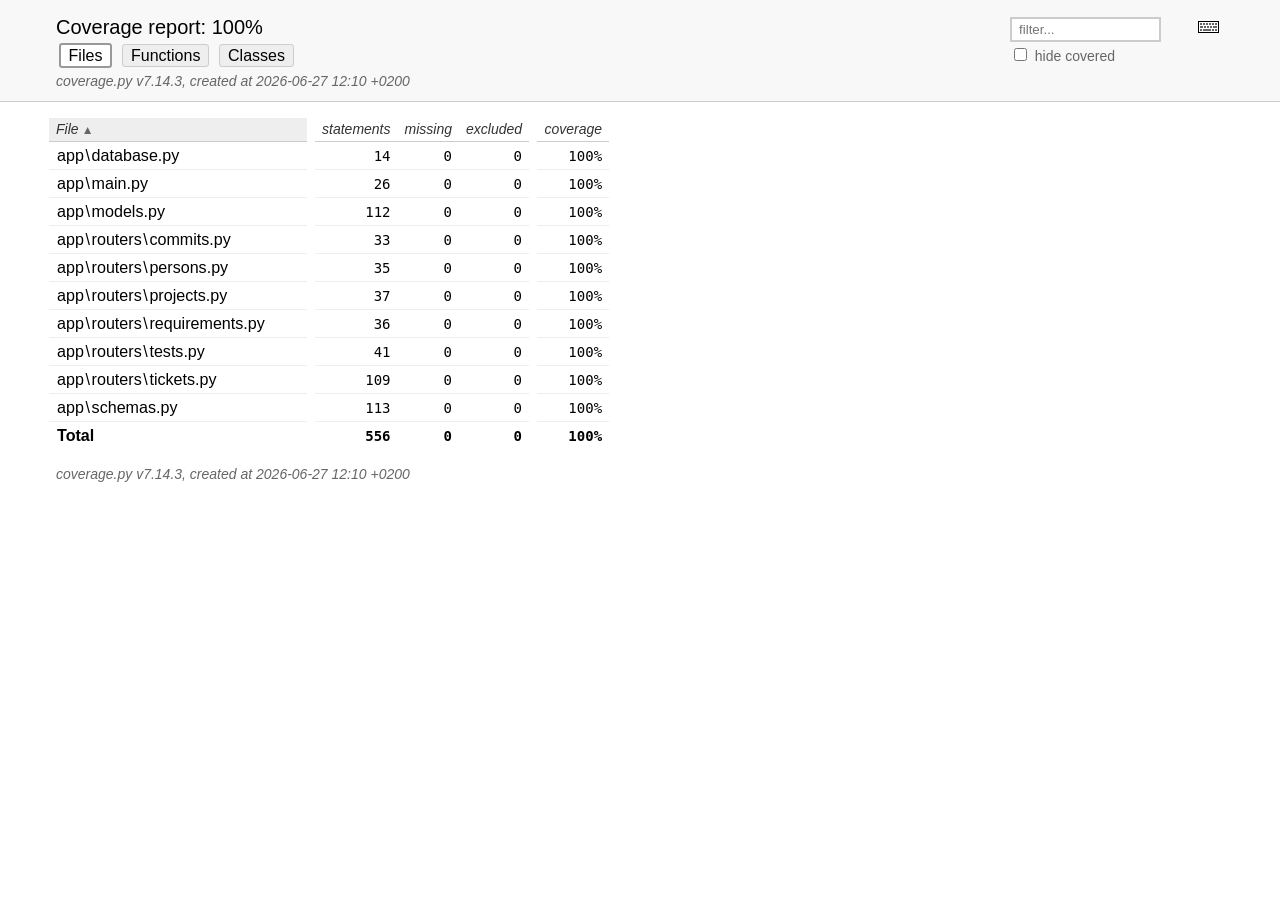
<file: doc/coverage/index.html>
<!DOCTYPE html>
<html lang="en">
<head>
    <meta http-equiv="Content-Type" content="text/html; charset=utf-8">
    <title>Coverage report</title>
    <link rel="icon" sizes="32x32" href="favicon_32_cb_c827f16f.png">
    <link rel="stylesheet" href="style_cb_0853b3de.css" type="text/css">
    <script src="coverage_html_cb_188fc9a4.js" defer></script>
</head>
<body class="indexfile">
<header>
    <div class="content">
        <h1>Coverage report:
            <span class="pc_cov">100%</span>
        </h1>
        <aside id="help_panel_wrapper">
            <input id="help_panel_state" type="checkbox">
            <label for="help_panel_state">
                <img id="keyboard_icon" src="keybd_closed_cb_900cfef5.png" alt="Show/hide keyboard shortcuts">
            </label>
            <div id="help_panel">
                <p class="legend">Shortcuts on this page</p>
                <div class="keyhelp">
                    <p>
                        <kbd>f</kbd>
                        <kbd>s</kbd>
                        <kbd>m</kbd>
                        <kbd>x</kbd>
                        <kbd>c</kbd>
                        &nbsp; change column sorting
                    </p>
                    <p>
                        <kbd>[</kbd>
                        <kbd>]</kbd>
                        &nbsp; prev/next file
                    </p>
                    <p>
                        <kbd>?</kbd> &nbsp; show/hide this help
                    </p>
                </div>
            </div>
        </aside>
        <form id="filter_container">
            <input id="filter" type="text" value="" placeholder="filter...">
            <div>
                <input id="hide100" type="checkbox" >
                <label for="hide100">hide covered</label>
            </div>
        </form>
        <h2>
                <a class="button current">Files</a>
                <a class="button" href="function_index.html">Functions</a>
                <a class="button" href="class_index.html">Classes</a>
        </h2>
        <p class="text">
            <a class="nav" href="https://coverage.readthedocs.io/en/7.14.3">coverage.py v7.14.3</a>,
            created at 2026-06-27 12:10 +0200
        </p>
    </div>
</header>
<main id="index">
    <table class="index" data-sortable>
        <thead>
            <tr class="tablehead" title="Click to sort">
                <th id="file" class="name" aria-sort="none" data-shortcut="f">File<span class="arrows"></span></th>
                <th class="spacer">&nbsp;</th>
                <th id="statements" aria-sort="none" data-default-sort-order="descending" data-shortcut="s">statements<span class="arrows"></span></th>
                <th id="missing" aria-sort="none" data-default-sort-order="descending" data-shortcut="m">missing<span class="arrows"></span></th>
                <th id="excluded" aria-sort="none" data-default-sort-order="descending" data-shortcut="x">excluded<span class="arrows"></span></th>
                <th class="spacer">&nbsp;</th>
                <th id="coverage" aria-sort="none" data-shortcut="c">coverage<span class="arrows"></span></th>
            </tr>
        </thead>
        <tbody>
            <tr class="region">
                <td class="name"><a href="z_5f5a17c013354698_database_py.html">app<span class="sep">\</span>database.py</a></td>
                <td class="spacer">&nbsp;</td>
                <td>14</td>
                <td>0</td>
                <td>0</td>
                <td class="spacer">&nbsp;</td>
                <td data-ratio="14 14">100%</td>
            </tr>
            <tr class="region">
                <td class="name"><a href="z_5f5a17c013354698_main_py.html">app<span class="sep">\</span>main.py</a></td>
                <td class="spacer">&nbsp;</td>
                <td>26</td>
                <td>0</td>
                <td>0</td>
                <td class="spacer">&nbsp;</td>
                <td data-ratio="26 26">100%</td>
            </tr>
            <tr class="region">
                <td class="name"><a href="z_5f5a17c013354698_models_py.html">app<span class="sep">\</span>models.py</a></td>
                <td class="spacer">&nbsp;</td>
                <td>112</td>
                <td>0</td>
                <td>0</td>
                <td class="spacer">&nbsp;</td>
                <td data-ratio="112 112">100%</td>
            </tr>
            <tr class="region">
                <td class="name"><a href="z_84e85958b078cc7a_commits_py.html">app<span class="sep">\</span>routers<span class="sep">\</span>commits.py</a></td>
                <td class="spacer">&nbsp;</td>
                <td>33</td>
                <td>0</td>
                <td>0</td>
                <td class="spacer">&nbsp;</td>
                <td data-ratio="33 33">100%</td>
            </tr>
            <tr class="region">
                <td class="name"><a href="z_84e85958b078cc7a_persons_py.html">app<span class="sep">\</span>routers<span class="sep">\</span>persons.py</a></td>
                <td class="spacer">&nbsp;</td>
                <td>35</td>
                <td>0</td>
                <td>0</td>
                <td class="spacer">&nbsp;</td>
                <td data-ratio="35 35">100%</td>
            </tr>
            <tr class="region">
                <td class="name"><a href="z_84e85958b078cc7a_projects_py.html">app<span class="sep">\</span>routers<span class="sep">\</span>projects.py</a></td>
                <td class="spacer">&nbsp;</td>
                <td>37</td>
                <td>0</td>
                <td>0</td>
                <td class="spacer">&nbsp;</td>
                <td data-ratio="37 37">100%</td>
            </tr>
            <tr class="region">
                <td class="name"><a href="z_84e85958b078cc7a_requirements_py.html">app<span class="sep">\</span>routers<span class="sep">\</span>requirements.py</a></td>
                <td class="spacer">&nbsp;</td>
                <td>36</td>
                <td>0</td>
                <td>0</td>
                <td class="spacer">&nbsp;</td>
                <td data-ratio="36 36">100%</td>
            </tr>
            <tr class="region">
                <td class="name"><a href="z_84e85958b078cc7a_tests_py.html">app<span class="sep">\</span>routers<span class="sep">\</span>tests.py</a></td>
                <td class="spacer">&nbsp;</td>
                <td>41</td>
                <td>0</td>
                <td>0</td>
                <td class="spacer">&nbsp;</td>
                <td data-ratio="41 41">100%</td>
            </tr>
            <tr class="region">
                <td class="name"><a href="z_84e85958b078cc7a_tickets_py.html">app<span class="sep">\</span>routers<span class="sep">\</span>tickets.py</a></td>
                <td class="spacer">&nbsp;</td>
                <td>109</td>
                <td>0</td>
                <td>0</td>
                <td class="spacer">&nbsp;</td>
                <td data-ratio="109 109">100%</td>
            </tr>
            <tr class="region">
                <td class="name"><a href="z_5f5a17c013354698_schemas_py.html">app<span class="sep">\</span>schemas.py</a></td>
                <td class="spacer">&nbsp;</td>
                <td>113</td>
                <td>0</td>
                <td>0</td>
                <td class="spacer">&nbsp;</td>
                <td data-ratio="113 113">100%</td>
            </tr>
        </tbody>
        <tfoot>
            <tr class="total">
                <td class="name">Total</td>
                <td class="spacer">&nbsp;</td>
                <td>556</td>
                <td>0</td>
                <td>0</td>
                <td class="spacer">&nbsp;</td>
                <td data-ratio="556 556">100%</td>
            </tr>
        </tfoot>
    </table>
    <p id="no_rows">
        No items found using the specified filter.
    </p>
</main>
<footer>
    <div class="content">
        <p>
            <a class="nav" href="https://coverage.readthedocs.io/en/7.14.3">coverage.py v7.14.3</a>,
            created at 2026-06-27 12:10 +0200
        </p>
    </div>
    <aside class="hidden">
        <a id="prevFileLink" class="nav" href="z_5f5a17c013354698_schemas_py.html"></a>
        <a id="nextFileLink" class="nav" href="z_5f5a17c013354698_database_py.html"></a>
        <button type="button" class="button_prev_file" data-shortcut="["></button>
        <button type="button" class="button_next_file" data-shortcut="]"></button>
        <button type="button" class="button_show_hide_help" data-shortcut="?"></button>
    </aside>
</footer>
</body>
</html>
</file>
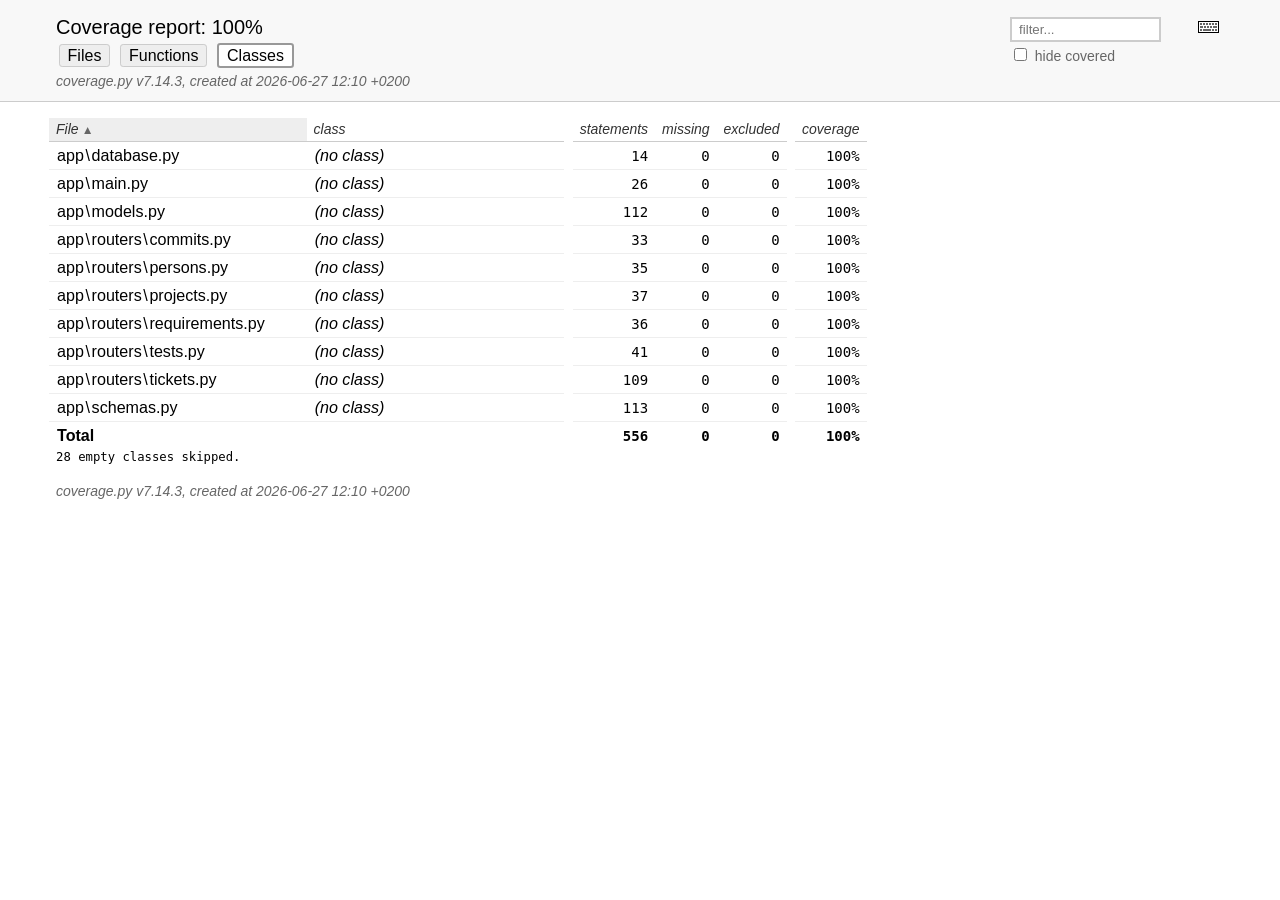
<file: doc/coverage/class_index.html>
<!DOCTYPE html>
<html lang="en">
<head>
    <meta http-equiv="Content-Type" content="text/html; charset=utf-8">
    <title>Coverage report</title>
    <link rel="icon" sizes="32x32" href="favicon_32_cb_c827f16f.png">
    <link rel="stylesheet" href="style_cb_0853b3de.css" type="text/css">
    <script src="coverage_html_cb_188fc9a4.js" defer></script>
</head>
<body class="indexfile">
<header>
    <div class="content">
        <h1>Coverage report:
            <span class="pc_cov">100%</span>
        </h1>
        <aside id="help_panel_wrapper">
            <input id="help_panel_state" type="checkbox">
            <label for="help_panel_state">
                <img id="keyboard_icon" src="keybd_closed_cb_900cfef5.png" alt="Show/hide keyboard shortcuts">
            </label>
            <div id="help_panel">
                <p class="legend">Shortcuts on this page</p>
                <div class="keyhelp">
                    <p>
                        <kbd>f</kbd>
                        <kbd>n</kbd>
                        <kbd>s</kbd>
                        <kbd>m</kbd>
                        <kbd>x</kbd>
                        <kbd>c</kbd>
                        &nbsp; change column sorting
                    </p>
                    <p>
                        <kbd>[</kbd>
                        <kbd>]</kbd>
                        &nbsp; prev/next file
                    </p>
                    <p>
                        <kbd>?</kbd> &nbsp; show/hide this help
                    </p>
                </div>
            </div>
        </aside>
        <form id="filter_container">
            <input id="filter" type="text" value="" placeholder="filter...">
            <div>
                <input id="hide100" type="checkbox" >
                <label for="hide100">hide covered</label>
            </div>
        </form>
        <h2>
                <a class="button" href="index.html">Files</a>
                <a class="button" href="function_index.html">Functions</a>
                <a class="button current">Classes</a>
        </h2>
        <p class="text">
            <a class="nav" href="https://coverage.readthedocs.io/en/7.14.3">coverage.py v7.14.3</a>,
            created at 2026-06-27 12:10 +0200
        </p>
    </div>
</header>
<main id="index">
    <table class="index" data-sortable>
        <thead>
            <tr class="tablehead" title="Click to sort">
                <th id="file" class="name" aria-sort="none" data-shortcut="f">File<span class="arrows"></span></th>
                <th id="region" class="name" aria-sort="none" data-default-sort-order="ascending" data-shortcut="n">class<span class="arrows"></span></th>
                <th class="spacer">&nbsp;</th>
                <th id="statements" aria-sort="none" data-default-sort-order="descending" data-shortcut="s">statements<span class="arrows"></span></th>
                <th id="missing" aria-sort="none" data-default-sort-order="descending" data-shortcut="m">missing<span class="arrows"></span></th>
                <th id="excluded" aria-sort="none" data-default-sort-order="descending" data-shortcut="x">excluded<span class="arrows"></span></th>
                <th class="spacer">&nbsp;</th>
                <th id="coverage" aria-sort="none" data-shortcut="c">coverage<span class="arrows"></span></th>
            </tr>
        </thead>
        <tbody>
            <tr class="region">
                <td class="name"><a href="z_5f5a17c013354698_database_py.html">app<span class="sep">\</span>database.py</a></td>
                <td class="name"><a href="z_5f5a17c013354698_database_py.html"><data value=''><span class='no-noun'>(no class)</span></data></a></td>
                <td class="spacer">&nbsp;</td>
                <td>14</td>
                <td>0</td>
                <td>0</td>
                <td class="spacer">&nbsp;</td>
                <td data-ratio="14 14">100%</td>
            </tr>
            <tr class="region">
                <td class="name"><a href="z_5f5a17c013354698_main_py.html">app<span class="sep">\</span>main.py</a></td>
                <td class="name"><a href="z_5f5a17c013354698_main_py.html"><data value=''><span class='no-noun'>(no class)</span></data></a></td>
                <td class="spacer">&nbsp;</td>
                <td>26</td>
                <td>0</td>
                <td>0</td>
                <td class="spacer">&nbsp;</td>
                <td data-ratio="26 26">100%</td>
            </tr>
            <tr class="region">
                <td class="name"><a href="z_5f5a17c013354698_models_py.html">app<span class="sep">\</span>models.py</a></td>
                <td class="name"><a href="z_5f5a17c013354698_models_py.html"><data value=''><span class='no-noun'>(no class)</span></data></a></td>
                <td class="spacer">&nbsp;</td>
                <td>112</td>
                <td>0</td>
                <td>0</td>
                <td class="spacer">&nbsp;</td>
                <td data-ratio="112 112">100%</td>
            </tr>
            <tr class="region">
                <td class="name"><a href="z_84e85958b078cc7a_commits_py.html">app<span class="sep">\</span>routers<span class="sep">\</span>commits.py</a></td>
                <td class="name"><a href="z_84e85958b078cc7a_commits_py.html"><data value=''><span class='no-noun'>(no class)</span></data></a></td>
                <td class="spacer">&nbsp;</td>
                <td>33</td>
                <td>0</td>
                <td>0</td>
                <td class="spacer">&nbsp;</td>
                <td data-ratio="33 33">100%</td>
            </tr>
            <tr class="region">
                <td class="name"><a href="z_84e85958b078cc7a_persons_py.html">app<span class="sep">\</span>routers<span class="sep">\</span>persons.py</a></td>
                <td class="name"><a href="z_84e85958b078cc7a_persons_py.html"><data value=''><span class='no-noun'>(no class)</span></data></a></td>
                <td class="spacer">&nbsp;</td>
                <td>35</td>
                <td>0</td>
                <td>0</td>
                <td class="spacer">&nbsp;</td>
                <td data-ratio="35 35">100%</td>
            </tr>
            <tr class="region">
                <td class="name"><a href="z_84e85958b078cc7a_projects_py.html">app<span class="sep">\</span>routers<span class="sep">\</span>projects.py</a></td>
                <td class="name"><a href="z_84e85958b078cc7a_projects_py.html"><data value=''><span class='no-noun'>(no class)</span></data></a></td>
                <td class="spacer">&nbsp;</td>
                <td>37</td>
                <td>0</td>
                <td>0</td>
                <td class="spacer">&nbsp;</td>
                <td data-ratio="37 37">100%</td>
            </tr>
            <tr class="region">
                <td class="name"><a href="z_84e85958b078cc7a_requirements_py.html">app<span class="sep">\</span>routers<span class="sep">\</span>requirements.py</a></td>
                <td class="name"><a href="z_84e85958b078cc7a_requirements_py.html"><data value=''><span class='no-noun'>(no class)</span></data></a></td>
                <td class="spacer">&nbsp;</td>
                <td>36</td>
                <td>0</td>
                <td>0</td>
                <td class="spacer">&nbsp;</td>
                <td data-ratio="36 36">100%</td>
            </tr>
            <tr class="region">
                <td class="name"><a href="z_84e85958b078cc7a_tests_py.html">app<span class="sep">\</span>routers<span class="sep">\</span>tests.py</a></td>
                <td class="name"><a href="z_84e85958b078cc7a_tests_py.html"><data value=''><span class='no-noun'>(no class)</span></data></a></td>
                <td class="spacer">&nbsp;</td>
                <td>41</td>
                <td>0</td>
                <td>0</td>
                <td class="spacer">&nbsp;</td>
                <td data-ratio="41 41">100%</td>
            </tr>
            <tr class="region">
                <td class="name"><a href="z_84e85958b078cc7a_tickets_py.html">app<span class="sep">\</span>routers<span class="sep">\</span>tickets.py</a></td>
                <td class="name"><a href="z_84e85958b078cc7a_tickets_py.html"><data value=''><span class='no-noun'>(no class)</span></data></a></td>
                <td class="spacer">&nbsp;</td>
                <td>109</td>
                <td>0</td>
                <td>0</td>
                <td class="spacer">&nbsp;</td>
                <td data-ratio="109 109">100%</td>
            </tr>
            <tr class="region">
                <td class="name"><a href="z_5f5a17c013354698_schemas_py.html">app<span class="sep">\</span>schemas.py</a></td>
                <td class="name"><a href="z_5f5a17c013354698_schemas_py.html"><data value=''><span class='no-noun'>(no class)</span></data></a></td>
                <td class="spacer">&nbsp;</td>
                <td>113</td>
                <td>0</td>
                <td>0</td>
                <td class="spacer">&nbsp;</td>
                <td data-ratio="113 113">100%</td>
            </tr>
        </tbody>
        <tfoot>
            <tr class="total">
                <td class="name">Total</td>
                <td class="name">&nbsp;</td>
                <td class="spacer">&nbsp;</td>
                <td>556</td>
                <td>0</td>
                <td>0</td>
                <td class="spacer">&nbsp;</td>
                <td data-ratio="556 556">100%</td>
            </tr>
        </tfoot>
    </table>
    <p id="no_rows">
        No items found using the specified filter.
    </p>
        <p>28 empty classes skipped.</p>
</main>
<footer>
    <div class="content">
        <p>
            <a class="nav" href="https://coverage.readthedocs.io/en/7.14.3">coverage.py v7.14.3</a>,
            created at 2026-06-27 12:10 +0200
        </p>
    </div>
    <aside class="hidden">
        <a id="prevFileLink" class="nav" href=""></a>
        <a id="nextFileLink" class="nav" href=""></a>
        <button type="button" class="button_prev_file" data-shortcut="["></button>
        <button type="button" class="button_next_file" data-shortcut="]"></button>
        <button type="button" class="button_show_hide_help" data-shortcut="?"></button>
    </aside>
</footer>
</body>
</html>
</file>
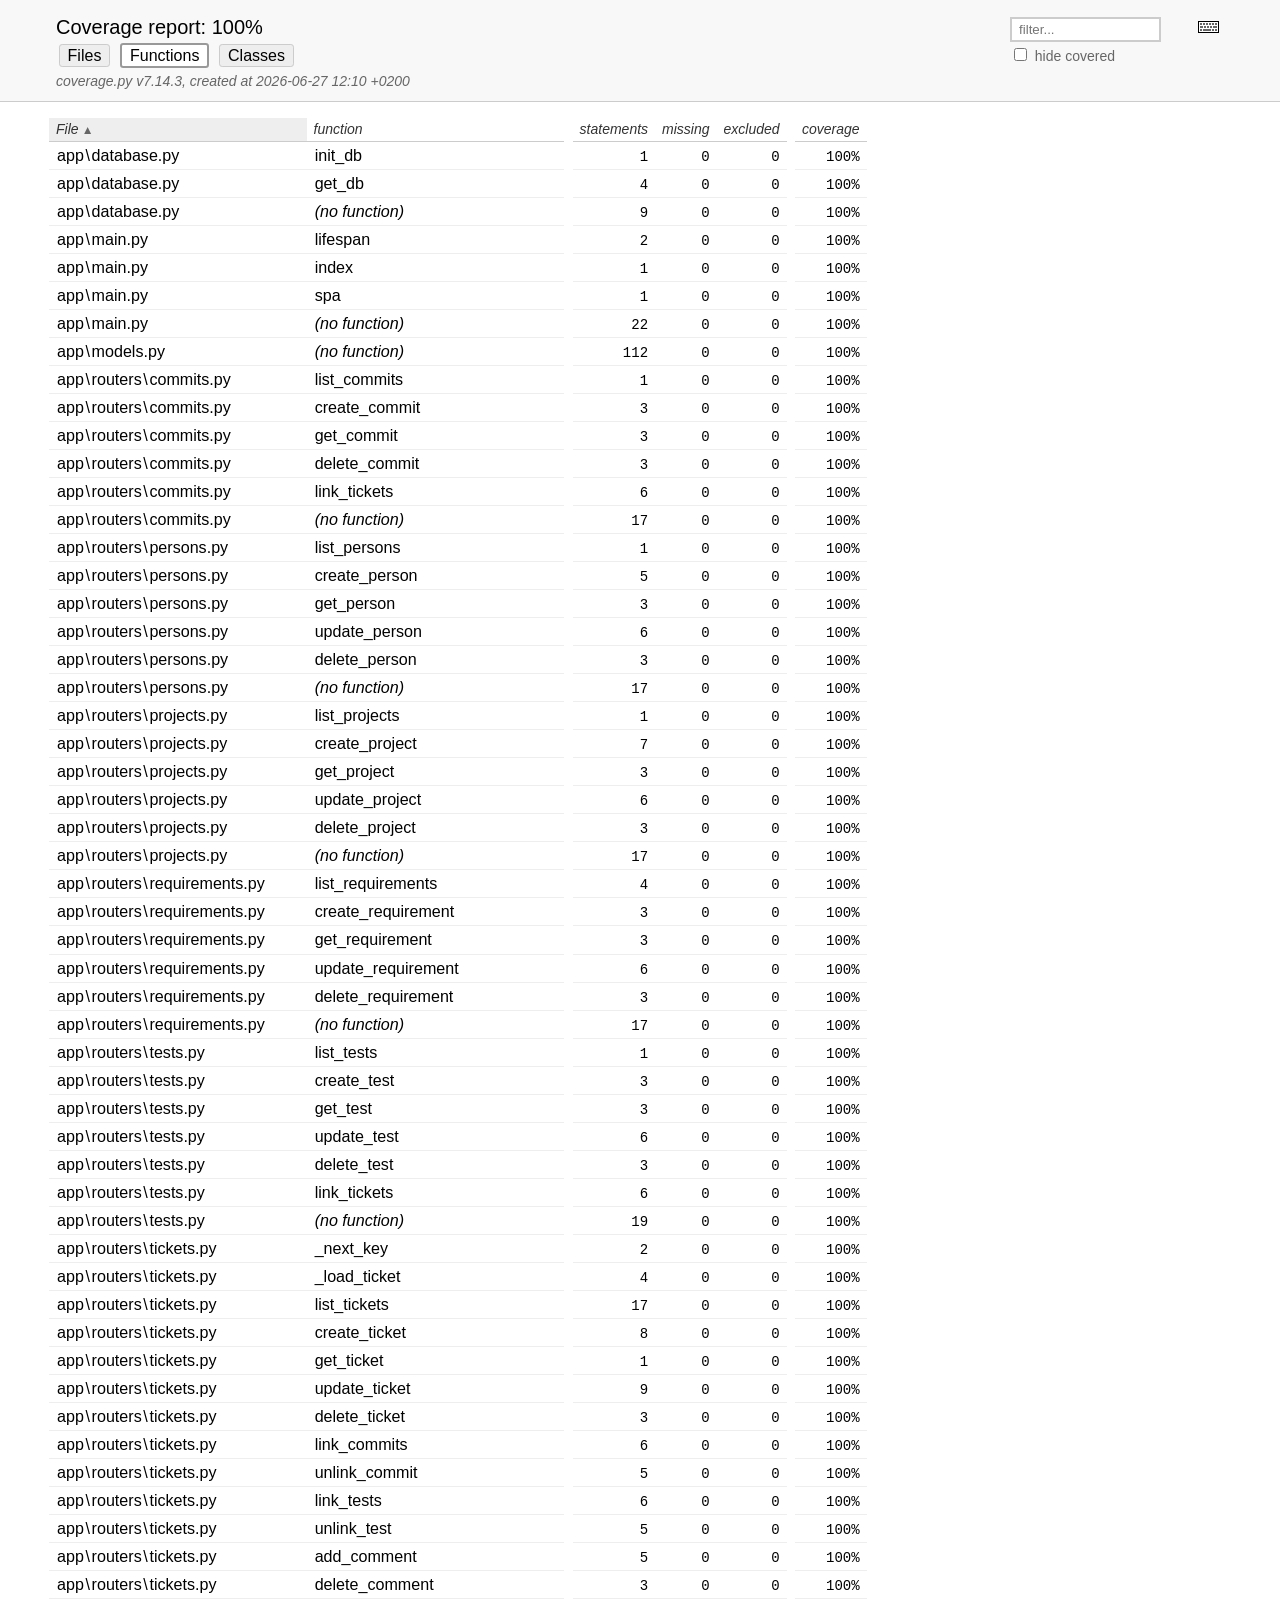
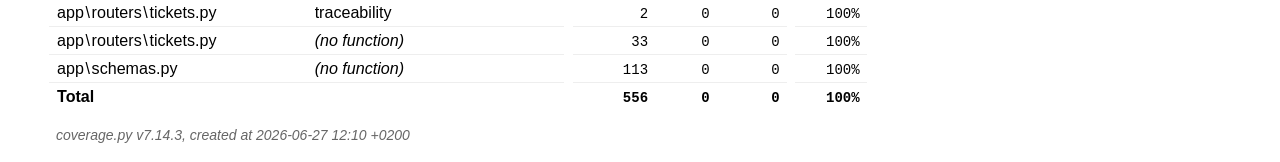
<file: doc/coverage/function_index.html>
<!DOCTYPE html>
<html lang="en">
<head>
    <meta http-equiv="Content-Type" content="text/html; charset=utf-8">
    <title>Coverage report</title>
    <link rel="icon" sizes="32x32" href="favicon_32_cb_c827f16f.png">
    <link rel="stylesheet" href="style_cb_0853b3de.css" type="text/css">
    <script src="coverage_html_cb_188fc9a4.js" defer></script>
</head>
<body class="indexfile">
<header>
    <div class="content">
        <h1>Coverage report:
            <span class="pc_cov">100%</span>
        </h1>
        <aside id="help_panel_wrapper">
            <input id="help_panel_state" type="checkbox">
            <label for="help_panel_state">
                <img id="keyboard_icon" src="keybd_closed_cb_900cfef5.png" alt="Show/hide keyboard shortcuts">
            </label>
            <div id="help_panel">
                <p class="legend">Shortcuts on this page</p>
                <div class="keyhelp">
                    <p>
                        <kbd>f</kbd>
                        <kbd>n</kbd>
                        <kbd>s</kbd>
                        <kbd>m</kbd>
                        <kbd>x</kbd>
                        <kbd>c</kbd>
                        &nbsp; change column sorting
                    </p>
                    <p>
                        <kbd>[</kbd>
                        <kbd>]</kbd>
                        &nbsp; prev/next file
                    </p>
                    <p>
                        <kbd>?</kbd> &nbsp; show/hide this help
                    </p>
                </div>
            </div>
        </aside>
        <form id="filter_container">
            <input id="filter" type="text" value="" placeholder="filter...">
            <div>
                <input id="hide100" type="checkbox" >
                <label for="hide100">hide covered</label>
            </div>
        </form>
        <h2>
                <a class="button" href="index.html">Files</a>
                <a class="button current">Functions</a>
                <a class="button" href="class_index.html">Classes</a>
        </h2>
        <p class="text">
            <a class="nav" href="https://coverage.readthedocs.io/en/7.14.3">coverage.py v7.14.3</a>,
            created at 2026-06-27 12:10 +0200
        </p>
    </div>
</header>
<main id="index">
    <table class="index" data-sortable>
        <thead>
            <tr class="tablehead" title="Click to sort">
                <th id="file" class="name" aria-sort="none" data-shortcut="f">File<span class="arrows"></span></th>
                <th id="region" class="name" aria-sort="none" data-default-sort-order="ascending" data-shortcut="n">function<span class="arrows"></span></th>
                <th class="spacer">&nbsp;</th>
                <th id="statements" aria-sort="none" data-default-sort-order="descending" data-shortcut="s">statements<span class="arrows"></span></th>
                <th id="missing" aria-sort="none" data-default-sort-order="descending" data-shortcut="m">missing<span class="arrows"></span></th>
                <th id="excluded" aria-sort="none" data-default-sort-order="descending" data-shortcut="x">excluded<span class="arrows"></span></th>
                <th class="spacer">&nbsp;</th>
                <th id="coverage" aria-sort="none" data-shortcut="c">coverage<span class="arrows"></span></th>
            </tr>
        </thead>
        <tbody>
            <tr class="region">
                <td class="name"><a href="z_5f5a17c013354698_database_py.html#t15">app<span class="sep">\</span>database.py</a></td>
                <td class="name"><a href="z_5f5a17c013354698_database_py.html#t15"><data value='init_db'>init_db</data></a></td>
                <td class="spacer">&nbsp;</td>
                <td>1</td>
                <td>0</td>
                <td>0</td>
                <td class="spacer">&nbsp;</td>
                <td data-ratio="1 1">100%</td>
            </tr>
            <tr class="region">
                <td class="name"><a href="z_5f5a17c013354698_database_py.html#t19">app<span class="sep">\</span>database.py</a></td>
                <td class="name"><a href="z_5f5a17c013354698_database_py.html#t19"><data value='get_db'>get_db</data></a></td>
                <td class="spacer">&nbsp;</td>
                <td>4</td>
                <td>0</td>
                <td>0</td>
                <td class="spacer">&nbsp;</td>
                <td data-ratio="4 4">100%</td>
            </tr>
            <tr class="region">
                <td class="name"><a href="z_5f5a17c013354698_database_py.html">app<span class="sep">\</span>database.py</a></td>
                <td class="name"><a href="z_5f5a17c013354698_database_py.html"><data value=''><span class='no-noun'>(no function)</span></data></a></td>
                <td class="spacer">&nbsp;</td>
                <td>9</td>
                <td>0</td>
                <td>0</td>
                <td class="spacer">&nbsp;</td>
                <td data-ratio="9 9">100%</td>
            </tr>
            <tr class="region">
                <td class="name"><a href="z_5f5a17c013354698_main_py.html#t10">app<span class="sep">\</span>main.py</a></td>
                <td class="name"><a href="z_5f5a17c013354698_main_py.html#t10"><data value='lifespan'>lifespan</data></a></td>
                <td class="spacer">&nbsp;</td>
                <td>2</td>
                <td>0</td>
                <td>0</td>
                <td class="spacer">&nbsp;</td>
                <td data-ratio="2 2">100%</td>
            </tr>
            <tr class="region">
                <td class="name"><a href="z_5f5a17c013354698_main_py.html#t29">app<span class="sep">\</span>main.py</a></td>
                <td class="name"><a href="z_5f5a17c013354698_main_py.html#t29"><data value='index'>index</data></a></td>
                <td class="spacer">&nbsp;</td>
                <td>1</td>
                <td>0</td>
                <td>0</td>
                <td class="spacer">&nbsp;</td>
                <td data-ratio="1 1">100%</td>
            </tr>
            <tr class="region">
                <td class="name"><a href="z_5f5a17c013354698_main_py.html#t33">app<span class="sep">\</span>main.py</a></td>
                <td class="name"><a href="z_5f5a17c013354698_main_py.html#t33"><data value='spa'>spa</data></a></td>
                <td class="spacer">&nbsp;</td>
                <td>1</td>
                <td>0</td>
                <td>0</td>
                <td class="spacer">&nbsp;</td>
                <td data-ratio="1 1">100%</td>
            </tr>
            <tr class="region">
                <td class="name"><a href="z_5f5a17c013354698_main_py.html">app<span class="sep">\</span>main.py</a></td>
                <td class="name"><a href="z_5f5a17c013354698_main_py.html"><data value=''><span class='no-noun'>(no function)</span></data></a></td>
                <td class="spacer">&nbsp;</td>
                <td>22</td>
                <td>0</td>
                <td>0</td>
                <td class="spacer">&nbsp;</td>
                <td data-ratio="22 22">100%</td>
            </tr>
            <tr class="region">
                <td class="name"><a href="z_5f5a17c013354698_models_py.html">app<span class="sep">\</span>models.py</a></td>
                <td class="name"><a href="z_5f5a17c013354698_models_py.html"><data value=''><span class='no-noun'>(no function)</span></data></a></td>
                <td class="spacer">&nbsp;</td>
                <td>112</td>
                <td>0</td>
                <td>0</td>
                <td class="spacer">&nbsp;</td>
                <td data-ratio="112 112">100%</td>
            </tr>
            <tr class="region">
                <td class="name"><a href="z_84e85958b078cc7a_commits_py.html#t12">app<span class="sep">\</span>routers<span class="sep">\</span>commits.py</a></td>
                <td class="name"><a href="z_84e85958b078cc7a_commits_py.html#t12"><data value='list_commits'>list_commits</data></a></td>
                <td class="spacer">&nbsp;</td>
                <td>1</td>
                <td>0</td>
                <td>0</td>
                <td class="spacer">&nbsp;</td>
                <td data-ratio="1 1">100%</td>
            </tr>
            <tr class="region">
                <td class="name"><a href="z_84e85958b078cc7a_commits_py.html#t20">app<span class="sep">\</span>routers<span class="sep">\</span>commits.py</a></td>
                <td class="name"><a href="z_84e85958b078cc7a_commits_py.html#t20"><data value='create_commit'>create_commit</data></a></td>
                <td class="spacer">&nbsp;</td>
                <td>3</td>
                <td>0</td>
                <td>0</td>
                <td class="spacer">&nbsp;</td>
                <td data-ratio="3 3">100%</td>
            </tr>
            <tr class="region">
                <td class="name"><a href="z_84e85958b078cc7a_commits_py.html#t27">app<span class="sep">\</span>routers<span class="sep">\</span>commits.py</a></td>
                <td class="name"><a href="z_84e85958b078cc7a_commits_py.html#t27"><data value='get_commit'>get_commit</data></a></td>
                <td class="spacer">&nbsp;</td>
                <td>3</td>
                <td>0</td>
                <td>0</td>
                <td class="spacer">&nbsp;</td>
                <td data-ratio="3 3">100%</td>
            </tr>
            <tr class="region">
                <td class="name"><a href="z_84e85958b078cc7a_commits_py.html#t34">app<span class="sep">\</span>routers<span class="sep">\</span>commits.py</a></td>
                <td class="name"><a href="z_84e85958b078cc7a_commits_py.html#t34"><data value='delete_commit'>delete_commit</data></a></td>
                <td class="spacer">&nbsp;</td>
                <td>3</td>
                <td>0</td>
                <td>0</td>
                <td class="spacer">&nbsp;</td>
                <td data-ratio="3 3">100%</td>
            </tr>
            <tr class="region">
                <td class="name"><a href="z_84e85958b078cc7a_commits_py.html#t41">app<span class="sep">\</span>routers<span class="sep">\</span>commits.py</a></td>
                <td class="name"><a href="z_84e85958b078cc7a_commits_py.html#t41"><data value='link_tickets'>link_tickets</data></a></td>
                <td class="spacer">&nbsp;</td>
                <td>6</td>
                <td>0</td>
                <td>0</td>
                <td class="spacer">&nbsp;</td>
                <td data-ratio="6 6">100%</td>
            </tr>
            <tr class="region">
                <td class="name"><a href="z_84e85958b078cc7a_commits_py.html">app<span class="sep">\</span>routers<span class="sep">\</span>commits.py</a></td>
                <td class="name"><a href="z_84e85958b078cc7a_commits_py.html"><data value=''><span class='no-noun'>(no function)</span></data></a></td>
                <td class="spacer">&nbsp;</td>
                <td>17</td>
                <td>0</td>
                <td>0</td>
                <td class="spacer">&nbsp;</td>
                <td data-ratio="17 17">100%</td>
            </tr>
            <tr class="region">
                <td class="name"><a href="z_84e85958b078cc7a_persons_py.html#t12">app<span class="sep">\</span>routers<span class="sep">\</span>persons.py</a></td>
                <td class="name"><a href="z_84e85958b078cc7a_persons_py.html#t12"><data value='list_persons'>list_persons</data></a></td>
                <td class="spacer">&nbsp;</td>
                <td>1</td>
                <td>0</td>
                <td>0</td>
                <td class="spacer">&nbsp;</td>
                <td data-ratio="1 1">100%</td>
            </tr>
            <tr class="region">
                <td class="name"><a href="z_84e85958b078cc7a_persons_py.html#t17">app<span class="sep">\</span>routers<span class="sep">\</span>persons.py</a></td>
                <td class="name"><a href="z_84e85958b078cc7a_persons_py.html#t17"><data value='create_person'>create_person</data></a></td>
                <td class="spacer">&nbsp;</td>
                <td>5</td>
                <td>0</td>
                <td>0</td>
                <td class="spacer">&nbsp;</td>
                <td data-ratio="5 5">100%</td>
            </tr>
            <tr class="region">
                <td class="name"><a href="z_84e85958b078cc7a_persons_py.html#t26">app<span class="sep">\</span>routers<span class="sep">\</span>persons.py</a></td>
                <td class="name"><a href="z_84e85958b078cc7a_persons_py.html#t26"><data value='get_person'>get_person</data></a></td>
                <td class="spacer">&nbsp;</td>
                <td>3</td>
                <td>0</td>
                <td>0</td>
                <td class="spacer">&nbsp;</td>
                <td data-ratio="3 3">100%</td>
            </tr>
            <tr class="region">
                <td class="name"><a href="z_84e85958b078cc7a_persons_py.html#t33">app<span class="sep">\</span>routers<span class="sep">\</span>persons.py</a></td>
                <td class="name"><a href="z_84e85958b078cc7a_persons_py.html#t33"><data value='update_person'>update_person</data></a></td>
                <td class="spacer">&nbsp;</td>
                <td>6</td>
                <td>0</td>
                <td>0</td>
                <td class="spacer">&nbsp;</td>
                <td data-ratio="6 6">100%</td>
            </tr>
            <tr class="region">
                <td class="name"><a href="z_84e85958b078cc7a_persons_py.html#t43">app<span class="sep">\</span>routers<span class="sep">\</span>persons.py</a></td>
                <td class="name"><a href="z_84e85958b078cc7a_persons_py.html#t43"><data value='delete_person'>delete_person</data></a></td>
                <td class="spacer">&nbsp;</td>
                <td>3</td>
                <td>0</td>
                <td>0</td>
                <td class="spacer">&nbsp;</td>
                <td data-ratio="3 3">100%</td>
            </tr>
            <tr class="region">
                <td class="name"><a href="z_84e85958b078cc7a_persons_py.html">app<span class="sep">\</span>routers<span class="sep">\</span>persons.py</a></td>
                <td class="name"><a href="z_84e85958b078cc7a_persons_py.html"><data value=''><span class='no-noun'>(no function)</span></data></a></td>
                <td class="spacer">&nbsp;</td>
                <td>17</td>
                <td>0</td>
                <td>0</td>
                <td class="spacer">&nbsp;</td>
                <td data-ratio="17 17">100%</td>
            </tr>
            <tr class="region">
                <td class="name"><a href="z_84e85958b078cc7a_projects_py.html#t12">app<span class="sep">\</span>routers<span class="sep">\</span>projects.py</a></td>
                <td class="name"><a href="z_84e85958b078cc7a_projects_py.html#t12"><data value='list_projects'>list_projects</data></a></td>
                <td class="spacer">&nbsp;</td>
                <td>1</td>
                <td>0</td>
                <td>0</td>
                <td class="spacer">&nbsp;</td>
                <td data-ratio="1 1">100%</td>
            </tr>
            <tr class="region">
                <td class="name"><a href="z_84e85958b078cc7a_projects_py.html#t17">app<span class="sep">\</span>routers<span class="sep">\</span>projects.py</a></td>
                <td class="name"><a href="z_84e85958b078cc7a_projects_py.html#t17"><data value='create_project'>create_project</data></a></td>
                <td class="spacer">&nbsp;</td>
                <td>7</td>
                <td>0</td>
                <td>0</td>
                <td class="spacer">&nbsp;</td>
                <td data-ratio="7 7">100%</td>
            </tr>
            <tr class="region">
                <td class="name"><a href="z_84e85958b078cc7a_projects_py.html#t28">app<span class="sep">\</span>routers<span class="sep">\</span>projects.py</a></td>
                <td class="name"><a href="z_84e85958b078cc7a_projects_py.html#t28"><data value='get_project'>get_project</data></a></td>
                <td class="spacer">&nbsp;</td>
                <td>3</td>
                <td>0</td>
                <td>0</td>
                <td class="spacer">&nbsp;</td>
                <td data-ratio="3 3">100%</td>
            </tr>
            <tr class="region">
                <td class="name"><a href="z_84e85958b078cc7a_projects_py.html#t35">app<span class="sep">\</span>routers<span class="sep">\</span>projects.py</a></td>
                <td class="name"><a href="z_84e85958b078cc7a_projects_py.html#t35"><data value='update_project'>update_project</data></a></td>
                <td class="spacer">&nbsp;</td>
                <td>6</td>
                <td>0</td>
                <td>0</td>
                <td class="spacer">&nbsp;</td>
                <td data-ratio="6 6">100%</td>
            </tr>
            <tr class="region">
                <td class="name"><a href="z_84e85958b078cc7a_projects_py.html#t45">app<span class="sep">\</span>routers<span class="sep">\</span>projects.py</a></td>
                <td class="name"><a href="z_84e85958b078cc7a_projects_py.html#t45"><data value='delete_project'>delete_project</data></a></td>
                <td class="spacer">&nbsp;</td>
                <td>3</td>
                <td>0</td>
                <td>0</td>
                <td class="spacer">&nbsp;</td>
                <td data-ratio="3 3">100%</td>
            </tr>
            <tr class="region">
                <td class="name"><a href="z_84e85958b078cc7a_projects_py.html">app<span class="sep">\</span>routers<span class="sep">\</span>projects.py</a></td>
                <td class="name"><a href="z_84e85958b078cc7a_projects_py.html"><data value=''><span class='no-noun'>(no function)</span></data></a></td>
                <td class="spacer">&nbsp;</td>
                <td>17</td>
                <td>0</td>
                <td>0</td>
                <td class="spacer">&nbsp;</td>
                <td data-ratio="17 17">100%</td>
            </tr>
            <tr class="region">
                <td class="name"><a href="z_84e85958b078cc7a_requirements_py.html#t12">app<span class="sep">\</span>routers<span class="sep">\</span>requirements.py</a></td>
                <td class="name"><a href="z_84e85958b078cc7a_requirements_py.html#t12"><data value='list_requirements'>list_requirements</data></a></td>
                <td class="spacer">&nbsp;</td>
                <td>4</td>
                <td>0</td>
                <td>0</td>
                <td class="spacer">&nbsp;</td>
                <td data-ratio="4 4">100%</td>
            </tr>
            <tr class="region">
                <td class="name"><a href="z_84e85958b078cc7a_requirements_py.html#t20">app<span class="sep">\</span>routers<span class="sep">\</span>requirements.py</a></td>
                <td class="name"><a href="z_84e85958b078cc7a_requirements_py.html#t20"><data value='create_requirement'>create_requirement</data></a></td>
                <td class="spacer">&nbsp;</td>
                <td>3</td>
                <td>0</td>
                <td>0</td>
                <td class="spacer">&nbsp;</td>
                <td data-ratio="3 3">100%</td>
            </tr>
            <tr class="region">
                <td class="name"><a href="z_84e85958b078cc7a_requirements_py.html#t27">app<span class="sep">\</span>routers<span class="sep">\</span>requirements.py</a></td>
                <td class="name"><a href="z_84e85958b078cc7a_requirements_py.html#t27"><data value='get_requirement'>get_requirement</data></a></td>
                <td class="spacer">&nbsp;</td>
                <td>3</td>
                <td>0</td>
                <td>0</td>
                <td class="spacer">&nbsp;</td>
                <td data-ratio="3 3">100%</td>
            </tr>
            <tr class="region">
                <td class="name"><a href="z_84e85958b078cc7a_requirements_py.html#t34">app<span class="sep">\</span>routers<span class="sep">\</span>requirements.py</a></td>
                <td class="name"><a href="z_84e85958b078cc7a_requirements_py.html#t34"><data value='update_requirement'>update_requirement</data></a></td>
                <td class="spacer">&nbsp;</td>
                <td>6</td>
                <td>0</td>
                <td>0</td>
                <td class="spacer">&nbsp;</td>
                <td data-ratio="6 6">100%</td>
            </tr>
            <tr class="region">
                <td class="name"><a href="z_84e85958b078cc7a_requirements_py.html#t44">app<span class="sep">\</span>routers<span class="sep">\</span>requirements.py</a></td>
                <td class="name"><a href="z_84e85958b078cc7a_requirements_py.html#t44"><data value='delete_requirement'>delete_requirement</data></a></td>
                <td class="spacer">&nbsp;</td>
                <td>3</td>
                <td>0</td>
                <td>0</td>
                <td class="spacer">&nbsp;</td>
                <td data-ratio="3 3">100%</td>
            </tr>
            <tr class="region">
                <td class="name"><a href="z_84e85958b078cc7a_requirements_py.html">app<span class="sep">\</span>routers<span class="sep">\</span>requirements.py</a></td>
                <td class="name"><a href="z_84e85958b078cc7a_requirements_py.html"><data value=''><span class='no-noun'>(no function)</span></data></a></td>
                <td class="spacer">&nbsp;</td>
                <td>17</td>
                <td>0</td>
                <td>0</td>
                <td class="spacer">&nbsp;</td>
                <td data-ratio="17 17">100%</td>
            </tr>
            <tr class="region">
                <td class="name"><a href="z_84e85958b078cc7a_tests_py.html#t12">app<span class="sep">\</span>routers<span class="sep">\</span>tests.py</a></td>
                <td class="name"><a href="z_84e85958b078cc7a_tests_py.html#t12"><data value='list_tests'>list_tests</data></a></td>
                <td class="spacer">&nbsp;</td>
                <td>1</td>
                <td>0</td>
                <td>0</td>
                <td class="spacer">&nbsp;</td>
                <td data-ratio="1 1">100%</td>
            </tr>
            <tr class="region">
                <td class="name"><a href="z_84e85958b078cc7a_tests_py.html#t20">app<span class="sep">\</span>routers<span class="sep">\</span>tests.py</a></td>
                <td class="name"><a href="z_84e85958b078cc7a_tests_py.html#t20"><data value='create_test'>create_test</data></a></td>
                <td class="spacer">&nbsp;</td>
                <td>3</td>
                <td>0</td>
                <td>0</td>
                <td class="spacer">&nbsp;</td>
                <td data-ratio="3 3">100%</td>
            </tr>
            <tr class="region">
                <td class="name"><a href="z_84e85958b078cc7a_tests_py.html#t27">app<span class="sep">\</span>routers<span class="sep">\</span>tests.py</a></td>
                <td class="name"><a href="z_84e85958b078cc7a_tests_py.html#t27"><data value='get_test'>get_test</data></a></td>
                <td class="spacer">&nbsp;</td>
                <td>3</td>
                <td>0</td>
                <td>0</td>
                <td class="spacer">&nbsp;</td>
                <td data-ratio="3 3">100%</td>
            </tr>
            <tr class="region">
                <td class="name"><a href="z_84e85958b078cc7a_tests_py.html#t34">app<span class="sep">\</span>routers<span class="sep">\</span>tests.py</a></td>
                <td class="name"><a href="z_84e85958b078cc7a_tests_py.html#t34"><data value='update_test'>update_test</data></a></td>
                <td class="spacer">&nbsp;</td>
                <td>6</td>
                <td>0</td>
                <td>0</td>
                <td class="spacer">&nbsp;</td>
                <td data-ratio="6 6">100%</td>
            </tr>
            <tr class="region">
                <td class="name"><a href="z_84e85958b078cc7a_tests_py.html#t44">app<span class="sep">\</span>routers<span class="sep">\</span>tests.py</a></td>
                <td class="name"><a href="z_84e85958b078cc7a_tests_py.html#t44"><data value='delete_test'>delete_test</data></a></td>
                <td class="spacer">&nbsp;</td>
                <td>3</td>
                <td>0</td>
                <td>0</td>
                <td class="spacer">&nbsp;</td>
                <td data-ratio="3 3">100%</td>
            </tr>
            <tr class="region">
                <td class="name"><a href="z_84e85958b078cc7a_tests_py.html#t51">app<span class="sep">\</span>routers<span class="sep">\</span>tests.py</a></td>
                <td class="name"><a href="z_84e85958b078cc7a_tests_py.html#t51"><data value='link_tickets'>link_tickets</data></a></td>
                <td class="spacer">&nbsp;</td>
                <td>6</td>
                <td>0</td>
                <td>0</td>
                <td class="spacer">&nbsp;</td>
                <td data-ratio="6 6">100%</td>
            </tr>
            <tr class="region">
                <td class="name"><a href="z_84e85958b078cc7a_tests_py.html">app<span class="sep">\</span>routers<span class="sep">\</span>tests.py</a></td>
                <td class="name"><a href="z_84e85958b078cc7a_tests_py.html"><data value=''><span class='no-noun'>(no function)</span></data></a></td>
                <td class="spacer">&nbsp;</td>
                <td>19</td>
                <td>0</td>
                <td>0</td>
                <td class="spacer">&nbsp;</td>
                <td data-ratio="19 19">100%</td>
            </tr>
            <tr class="region">
                <td class="name"><a href="z_84e85958b078cc7a_tickets_py.html#t14">app<span class="sep">\</span>routers<span class="sep">\</span>tickets.py</a></td>
                <td class="name"><a href="z_84e85958b078cc7a_tickets_py.html#t14"><data value='next_key'>_next_key</data></a></td>
                <td class="spacer">&nbsp;</td>
                <td>2</td>
                <td>0</td>
                <td>0</td>
                <td class="spacer">&nbsp;</td>
                <td data-ratio="2 2">100%</td>
            </tr>
            <tr class="region">
                <td class="name"><a href="z_84e85958b078cc7a_tickets_py.html#t19">app<span class="sep">\</span>routers<span class="sep">\</span>tickets.py</a></td>
                <td class="name"><a href="z_84e85958b078cc7a_tickets_py.html#t19"><data value='load_ticket'>_load_ticket</data></a></td>
                <td class="spacer">&nbsp;</td>
                <td>4</td>
                <td>0</td>
                <td>0</td>
                <td class="spacer">&nbsp;</td>
                <td data-ratio="4 4">100%</td>
            </tr>
            <tr class="region">
                <td class="name"><a href="z_84e85958b078cc7a_tickets_py.html#t38">app<span class="sep">\</span>routers<span class="sep">\</span>tickets.py</a></td>
                <td class="name"><a href="z_84e85958b078cc7a_tickets_py.html#t38"><data value='list_tickets'>list_tickets</data></a></td>
                <td class="spacer">&nbsp;</td>
                <td>17</td>
                <td>0</td>
                <td>0</td>
                <td class="spacer">&nbsp;</td>
                <td data-ratio="17 17">100%</td>
            </tr>
            <tr class="region">
                <td class="name"><a href="z_84e85958b078cc7a_tickets_py.html#t71">app<span class="sep">\</span>routers<span class="sep">\</span>tickets.py</a></td>
                <td class="name"><a href="z_84e85958b078cc7a_tickets_py.html#t71"><data value='create_ticket'>create_ticket</data></a></td>
                <td class="spacer">&nbsp;</td>
                <td>8</td>
                <td>0</td>
                <td>0</td>
                <td class="spacer">&nbsp;</td>
                <td data-ratio="8 8">100%</td>
            </tr>
            <tr class="region">
                <td class="name"><a href="z_84e85958b078cc7a_tickets_py.html#t83">app<span class="sep">\</span>routers<span class="sep">\</span>tickets.py</a></td>
                <td class="name"><a href="z_84e85958b078cc7a_tickets_py.html#t83"><data value='get_ticket'>get_ticket</data></a></td>
                <td class="spacer">&nbsp;</td>
                <td>1</td>
                <td>0</td>
                <td>0</td>
                <td class="spacer">&nbsp;</td>
                <td data-ratio="1 1">100%</td>
            </tr>
            <tr class="region">
                <td class="name"><a href="z_84e85958b078cc7a_tickets_py.html#t88">app<span class="sep">\</span>routers<span class="sep">\</span>tickets.py</a></td>
                <td class="name"><a href="z_84e85958b078cc7a_tickets_py.html#t88"><data value='update_ticket'>update_ticket</data></a></td>
                <td class="spacer">&nbsp;</td>
                <td>9</td>
                <td>0</td>
                <td>0</td>
                <td class="spacer">&nbsp;</td>
                <td data-ratio="9 9">100%</td>
            </tr>
            <tr class="region">
                <td class="name"><a href="z_84e85958b078cc7a_tickets_py.html#t101">app<span class="sep">\</span>routers<span class="sep">\</span>tickets.py</a></td>
                <td class="name"><a href="z_84e85958b078cc7a_tickets_py.html#t101"><data value='delete_ticket'>delete_ticket</data></a></td>
                <td class="spacer">&nbsp;</td>
                <td>3</td>
                <td>0</td>
                <td>0</td>
                <td class="spacer">&nbsp;</td>
                <td data-ratio="3 3">100%</td>
            </tr>
            <tr class="region">
                <td class="name"><a href="z_84e85958b078cc7a_tickets_py.html#t110">app<span class="sep">\</span>routers<span class="sep">\</span>tickets.py</a></td>
                <td class="name"><a href="z_84e85958b078cc7a_tickets_py.html#t110"><data value='link_commits'>link_commits</data></a></td>
                <td class="spacer">&nbsp;</td>
                <td>6</td>
                <td>0</td>
                <td>0</td>
                <td class="spacer">&nbsp;</td>
                <td data-ratio="6 6">100%</td>
            </tr>
            <tr class="region">
                <td class="name"><a href="z_84e85958b078cc7a_tickets_py.html#t120">app<span class="sep">\</span>routers<span class="sep">\</span>tickets.py</a></td>
                <td class="name"><a href="z_84e85958b078cc7a_tickets_py.html#t120"><data value='unlink_commit'>unlink_commit</data></a></td>
                <td class="spacer">&nbsp;</td>
                <td>5</td>
                <td>0</td>
                <td>0</td>
                <td class="spacer">&nbsp;</td>
                <td data-ratio="5 5">100%</td>
            </tr>
            <tr class="region">
                <td class="name"><a href="z_84e85958b078cc7a_tickets_py.html#t129">app<span class="sep">\</span>routers<span class="sep">\</span>tickets.py</a></td>
                <td class="name"><a href="z_84e85958b078cc7a_tickets_py.html#t129"><data value='link_tests'>link_tests</data></a></td>
                <td class="spacer">&nbsp;</td>
                <td>6</td>
                <td>0</td>
                <td>0</td>
                <td class="spacer">&nbsp;</td>
                <td data-ratio="6 6">100%</td>
            </tr>
            <tr class="region">
                <td class="name"><a href="z_84e85958b078cc7a_tickets_py.html#t139">app<span class="sep">\</span>routers<span class="sep">\</span>tickets.py</a></td>
                <td class="name"><a href="z_84e85958b078cc7a_tickets_py.html#t139"><data value='unlink_test'>unlink_test</data></a></td>
                <td class="spacer">&nbsp;</td>
                <td>5</td>
                <td>0</td>
                <td>0</td>
                <td class="spacer">&nbsp;</td>
                <td data-ratio="5 5">100%</td>
            </tr>
            <tr class="region">
                <td class="name"><a href="z_84e85958b078cc7a_tickets_py.html#t150">app<span class="sep">\</span>routers<span class="sep">\</span>tickets.py</a></td>
                <td class="name"><a href="z_84e85958b078cc7a_tickets_py.html#t150"><data value='add_comment'>add_comment</data></a></td>
                <td class="spacer">&nbsp;</td>
                <td>5</td>
                <td>0</td>
                <td>0</td>
                <td class="spacer">&nbsp;</td>
                <td data-ratio="5 5">100%</td>
            </tr>
            <tr class="region">
                <td class="name"><a href="z_84e85958b078cc7a_tickets_py.html#t159">app<span class="sep">\</span>routers<span class="sep">\</span>tickets.py</a></td>
                <td class="name"><a href="z_84e85958b078cc7a_tickets_py.html#t159"><data value='delete_comment'>delete_comment</data></a></td>
                <td class="spacer">&nbsp;</td>
                <td>3</td>
                <td>0</td>
                <td>0</td>
                <td class="spacer">&nbsp;</td>
                <td data-ratio="3 3">100%</td>
            </tr>
            <tr class="region">
                <td class="name"><a href="z_84e85958b078cc7a_tickets_py.html#t168">app<span class="sep">\</span>routers<span class="sep">\</span>tickets.py</a></td>
                <td class="name"><a href="z_84e85958b078cc7a_tickets_py.html#t168"><data value='traceability'>traceability</data></a></td>
                <td class="spacer">&nbsp;</td>
                <td>2</td>
                <td>0</td>
                <td>0</td>
                <td class="spacer">&nbsp;</td>
                <td data-ratio="2 2">100%</td>
            </tr>
            <tr class="region">
                <td class="name"><a href="z_84e85958b078cc7a_tickets_py.html">app<span class="sep">\</span>routers<span class="sep">\</span>tickets.py</a></td>
                <td class="name"><a href="z_84e85958b078cc7a_tickets_py.html"><data value=''><span class='no-noun'>(no function)</span></data></a></td>
                <td class="spacer">&nbsp;</td>
                <td>33</td>
                <td>0</td>
                <td>0</td>
                <td class="spacer">&nbsp;</td>
                <td data-ratio="33 33">100%</td>
            </tr>
            <tr class="region">
                <td class="name"><a href="z_5f5a17c013354698_schemas_py.html">app<span class="sep">\</span>schemas.py</a></td>
                <td class="name"><a href="z_5f5a17c013354698_schemas_py.html"><data value=''><span class='no-noun'>(no function)</span></data></a></td>
                <td class="spacer">&nbsp;</td>
                <td>113</td>
                <td>0</td>
                <td>0</td>
                <td class="spacer">&nbsp;</td>
                <td data-ratio="113 113">100%</td>
            </tr>
        </tbody>
        <tfoot>
            <tr class="total">
                <td class="name">Total</td>
                <td class="name">&nbsp;</td>
                <td class="spacer">&nbsp;</td>
                <td>556</td>
                <td>0</td>
                <td>0</td>
                <td class="spacer">&nbsp;</td>
                <td data-ratio="556 556">100%</td>
            </tr>
        </tfoot>
    </table>
    <p id="no_rows">
        No items found using the specified filter.
    </p>
</main>
<footer>
    <div class="content">
        <p>
            <a class="nav" href="https://coverage.readthedocs.io/en/7.14.3">coverage.py v7.14.3</a>,
            created at 2026-06-27 12:10 +0200
        </p>
    </div>
    <aside class="hidden">
        <a id="prevFileLink" class="nav" href=""></a>
        <a id="nextFileLink" class="nav" href=""></a>
        <button type="button" class="button_prev_file" data-shortcut="["></button>
        <button type="button" class="button_next_file" data-shortcut="]"></button>
        <button type="button" class="button_show_hide_help" data-shortcut="?"></button>
    </aside>
</footer>
</body>
</html>
</file>
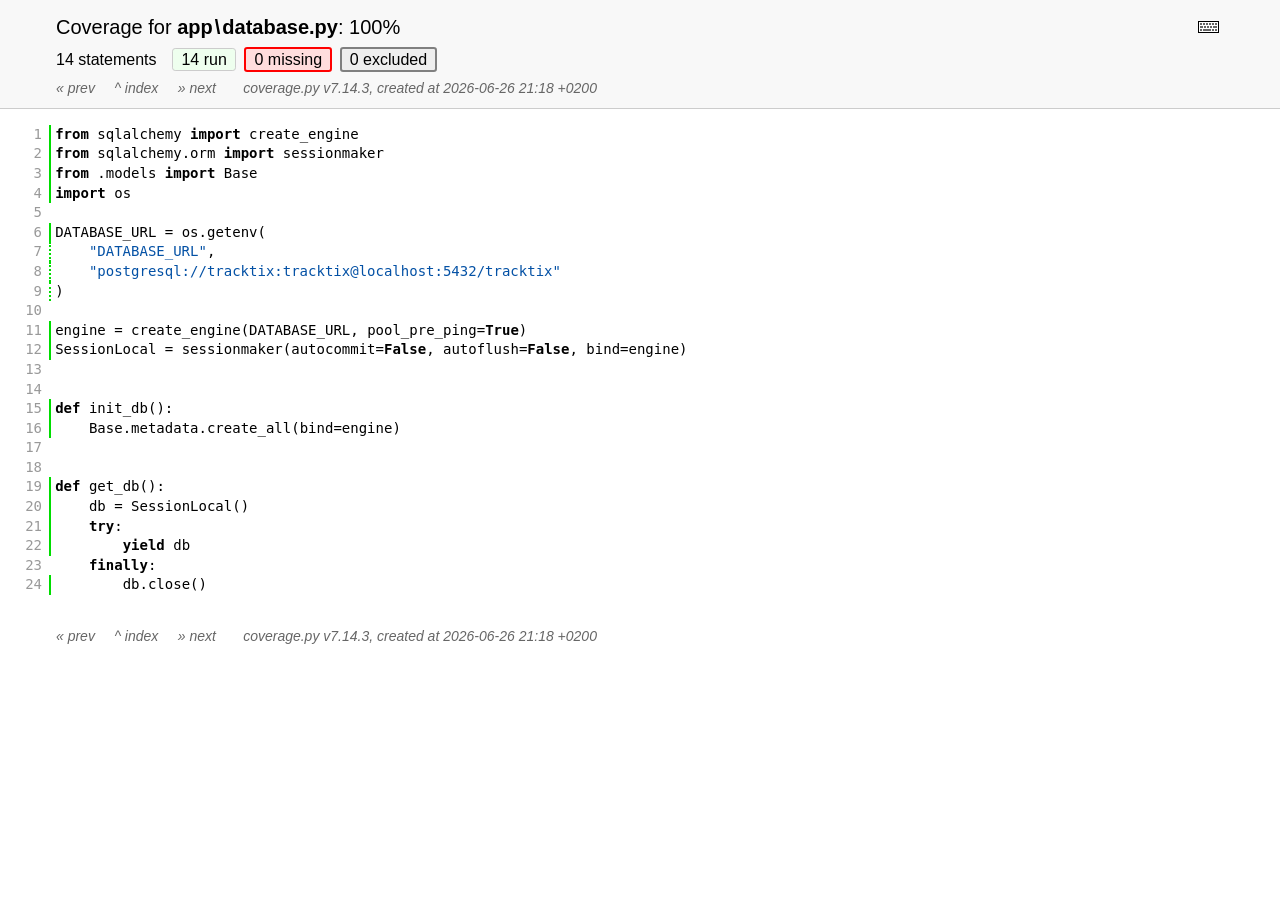
<file: doc/coverage/z_5f5a17c013354698_database_py.html>
<!DOCTYPE html>
<html lang="en">
<head>
    <meta http-equiv="Content-Type" content="text/html; charset=utf-8">
    <title>Coverage for app\database.py: 100%</title>
    <link rel="icon" sizes="32x32" href="favicon_32_cb_c827f16f.png">
    <link rel="stylesheet" href="style_cb_0853b3de.css" type="text/css">
    <script src="coverage_html_cb_188fc9a4.js" defer></script>
</head>
<body class="pyfile">
<header>
    <div class="content">
        <h1>
            <span class="text">Coverage for </span><b>app<span class="sep">\</span>database.py</b>:
            <span class="pc_cov">100%</span>
        </h1>
        <aside id="help_panel_wrapper">
            <input id="help_panel_state" type="checkbox">
            <label for="help_panel_state">
                <img id="keyboard_icon" src="keybd_closed_cb_900cfef5.png" alt="Show/hide keyboard shortcuts">
            </label>
            <div id="help_panel">
                <p class="legend">Shortcuts on this page</p>
                <div class="keyhelp">
                    <p>
                        <kbd>r</kbd>
                        <kbd>m</kbd>
                        <kbd>x</kbd>
                        &nbsp; toggle line displays
                    </p>
                    <p>
                        <kbd>j</kbd>
                        <kbd>k</kbd>
                        &nbsp; next/prev highlighted chunk
                    </p>
                    <p>
                        <kbd>0</kbd> &nbsp; (zero) top of page
                    </p>
                    <p>
                        <kbd>1</kbd> &nbsp; (one) first highlighted chunk
                    </p>
                    <p>
                        <kbd>[</kbd>
                        <kbd>]</kbd>
                        &nbsp; prev/next file
                    </p>
                    <p>
                        <kbd>u</kbd> &nbsp; up to the index
                    </p>
                    <p>
                        <kbd>?</kbd> &nbsp; show/hide this help
                    </p>
                </div>
            </div>
        </aside>
        <h2>
            <span class="text">14 statements &nbsp;</span>
            <button type="button" class="run button_toggle_run" value="run" data-shortcut="r" title="Toggle lines run">14<span class="text"> run</span></button>
            <button type="button" class="mis show_mis button_toggle_mis" value="mis" data-shortcut="m" title="Toggle lines missing">0<span class="text"> missing</span></button>
            <button type="button" class="exc show_exc button_toggle_exc" value="exc" data-shortcut="x" title="Toggle lines excluded">0<span class="text"> excluded</span></button>
        </h2>
        <p class="text">
            <a id="prevFileLink" class="nav" href="index.html">&#xab; prev</a> &nbsp; &nbsp;
            <a id="indexLink" class="nav" href="index.html">&Hat; index</a> &nbsp; &nbsp;
            <a id="nextFileLink" class="nav" href="z_5f5a17c013354698_main_py.html">&#xbb; next</a>
            &nbsp; &nbsp; &nbsp;
            <a class="nav" href="https://coverage.readthedocs.io/en/7.14.3">coverage.py v7.14.3</a>,
            created at 2026-06-26 21:18 +0200
        </p>
        <aside class="hidden">
            <button type="button" class="button_next_chunk" data-shortcut="j"></button>
            <button type="button" class="button_prev_chunk" data-shortcut="k"></button>
            <button type="button" class="button_top_of_page" data-shortcut="0"></button>
            <button type="button" class="button_first_chunk" data-shortcut="1"></button>
            <button type="button" class="button_prev_file" data-shortcut="["></button>
            <button type="button" class="button_next_file" data-shortcut="]"></button>
            <button type="button" class="button_to_index" data-shortcut="u"></button>
            <button type="button" class="button_show_hide_help" data-shortcut="?"></button>
        </aside>
    </div>
</header>
<main id="source">
    <p class="run"><span class="n"><a id="t1" href="#t1">1</a></span><span class="t"><span class="key">from</span> <span class="nam">sqlalchemy</span> <span class="key">import</span> <span class="nam">create_engine</span>&nbsp;</span><span class="r"></span></p>
    <p class="run"><span class="n"><a id="t2" href="#t2">2</a></span><span class="t"><span class="key">from</span> <span class="nam">sqlalchemy</span><span class="op">.</span><span class="nam">orm</span> <span class="key">import</span> <span class="nam">sessionmaker</span>&nbsp;</span><span class="r"></span></p>
    <p class="run"><span class="n"><a id="t3" href="#t3">3</a></span><span class="t"><span class="key">from</span> <span class="op">.</span><span class="nam">models</span> <span class="key">import</span> <span class="nam">Base</span>&nbsp;</span><span class="r"></span></p>
    <p class="run"><span class="n"><a id="t4" href="#t4">4</a></span><span class="t"><span class="key">import</span> <span class="nam">os</span>&nbsp;</span><span class="r"></span></p>
    <p class="pln"><span class="n"><a id="t5" href="#t5">5</a></span><span class="t">&nbsp;</span><span class="r"></span></p>
    <p class="run"><span class="n"><a id="t6" href="#t6">6</a></span><span class="t"><span class="nam">DATABASE_URL</span> <span class="op">=</span> <span class="nam">os</span><span class="op">.</span><span class="nam">getenv</span><span class="op">(</span>&nbsp;</span><span class="r"></span></p>
    <p class="run run2"><span class="n"><a id="t7" href="#t7">7</a></span><span class="t">    <span class="str">"DATABASE_URL"</span><span class="op">,</span>&nbsp;</span><span class="r"></span></p>
    <p class="run run2"><span class="n"><a id="t8" href="#t8">8</a></span><span class="t">    <span class="str">"postgresql://tracktix:tracktix@localhost:5432/tracktix"</span>&nbsp;</span><span class="r"></span></p>
    <p class="run run2"><span class="n"><a id="t9" href="#t9">9</a></span><span class="t"><span class="op">)</span>&nbsp;</span><span class="r"></span></p>
    <p class="pln"><span class="n"><a id="t10" href="#t10">10</a></span><span class="t">&nbsp;</span><span class="r"></span></p>
    <p class="run"><span class="n"><a id="t11" href="#t11">11</a></span><span class="t"><span class="nam">engine</span> <span class="op">=</span> <span class="nam">create_engine</span><span class="op">(</span><span class="nam">DATABASE_URL</span><span class="op">,</span> <span class="nam">pool_pre_ping</span><span class="op">=</span><span class="key">True</span><span class="op">)</span>&nbsp;</span><span class="r"></span></p>
    <p class="run"><span class="n"><a id="t12" href="#t12">12</a></span><span class="t"><span class="nam">SessionLocal</span> <span class="op">=</span> <span class="nam">sessionmaker</span><span class="op">(</span><span class="nam">autocommit</span><span class="op">=</span><span class="key">False</span><span class="op">,</span> <span class="nam">autoflush</span><span class="op">=</span><span class="key">False</span><span class="op">,</span> <span class="nam">bind</span><span class="op">=</span><span class="nam">engine</span><span class="op">)</span>&nbsp;</span><span class="r"></span></p>
    <p class="pln"><span class="n"><a id="t13" href="#t13">13</a></span><span class="t">&nbsp;</span><span class="r"></span></p>
    <p class="pln"><span class="n"><a id="t14" href="#t14">14</a></span><span class="t">&nbsp;</span><span class="r"></span></p>
    <p class="run"><span class="n"><a id="t15" href="#t15">15</a></span><span class="t"><span class="key">def</span> <span class="nam">init_db</span><span class="op">(</span><span class="op">)</span><span class="op">:</span>&nbsp;</span><span class="r"></span></p>
    <p class="run"><span class="n"><a id="t16" href="#t16">16</a></span><span class="t">    <span class="nam">Base</span><span class="op">.</span><span class="nam">metadata</span><span class="op">.</span><span class="nam">create_all</span><span class="op">(</span><span class="nam">bind</span><span class="op">=</span><span class="nam">engine</span><span class="op">)</span>&nbsp;</span><span class="r"></span></p>
    <p class="pln"><span class="n"><a id="t17" href="#t17">17</a></span><span class="t">&nbsp;</span><span class="r"></span></p>
    <p class="pln"><span class="n"><a id="t18" href="#t18">18</a></span><span class="t">&nbsp;</span><span class="r"></span></p>
    <p class="run"><span class="n"><a id="t19" href="#t19">19</a></span><span class="t"><span class="key">def</span> <span class="nam">get_db</span><span class="op">(</span><span class="op">)</span><span class="op">:</span>&nbsp;</span><span class="r"></span></p>
    <p class="run"><span class="n"><a id="t20" href="#t20">20</a></span><span class="t">    <span class="nam">db</span> <span class="op">=</span> <span class="nam">SessionLocal</span><span class="op">(</span><span class="op">)</span>&nbsp;</span><span class="r"></span></p>
    <p class="run"><span class="n"><a id="t21" href="#t21">21</a></span><span class="t">    <span class="key">try</span><span class="op">:</span>&nbsp;</span><span class="r"></span></p>
    <p class="run"><span class="n"><a id="t22" href="#t22">22</a></span><span class="t">        <span class="key">yield</span> <span class="nam">db</span>&nbsp;</span><span class="r"></span></p>
    <p class="pln"><span class="n"><a id="t23" href="#t23">23</a></span><span class="t">    <span class="key">finally</span><span class="op">:</span>&nbsp;</span><span class="r"></span></p>
    <p class="run"><span class="n"><a id="t24" href="#t24">24</a></span><span class="t">        <span class="nam">db</span><span class="op">.</span><span class="nam">close</span><span class="op">(</span><span class="op">)</span>&nbsp;</span><span class="r"></span></p>
</main>
<footer>
    <div class="content">
        <p>
            <a class="nav" href="index.html">&#xab; prev</a> &nbsp; &nbsp;
            <a class="nav" href="index.html">&Hat; index</a> &nbsp; &nbsp;
            <a class="nav" href="z_5f5a17c013354698_main_py.html">&#xbb; next</a>
            &nbsp; &nbsp; &nbsp;
            <a class="nav" href="https://coverage.readthedocs.io/en/7.14.3">coverage.py v7.14.3</a>,
            created at 2026-06-26 21:18 +0200
        </p>
    </div>
</footer>
</body>
</html>
</file>
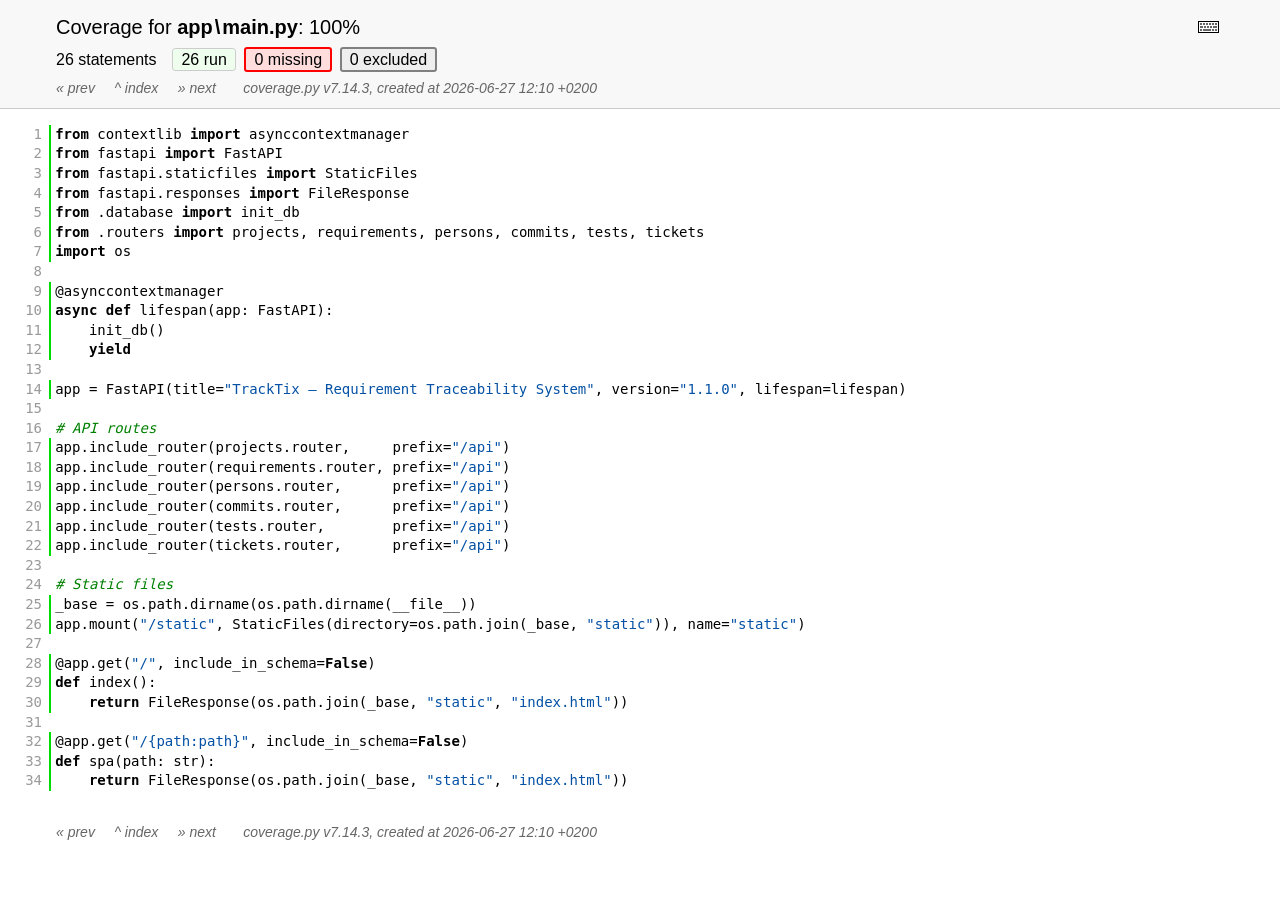
<file: doc/coverage/z_5f5a17c013354698_main_py.html>
<!DOCTYPE html>
<html lang="en">
<head>
    <meta http-equiv="Content-Type" content="text/html; charset=utf-8">
    <title>Coverage for app\main.py: 100%</title>
    <link rel="icon" sizes="32x32" href="favicon_32_cb_c827f16f.png">
    <link rel="stylesheet" href="style_cb_0853b3de.css" type="text/css">
    <script src="coverage_html_cb_188fc9a4.js" defer></script>
</head>
<body class="pyfile">
<header>
    <div class="content">
        <h1>
            <span class="text">Coverage for </span><b>app<span class="sep">\</span>main.py</b>:
            <span class="pc_cov">100%</span>
        </h1>
        <aside id="help_panel_wrapper">
            <input id="help_panel_state" type="checkbox">
            <label for="help_panel_state">
                <img id="keyboard_icon" src="keybd_closed_cb_900cfef5.png" alt="Show/hide keyboard shortcuts">
            </label>
            <div id="help_panel">
                <p class="legend">Shortcuts on this page</p>
                <div class="keyhelp">
                    <p>
                        <kbd>r</kbd>
                        <kbd>m</kbd>
                        <kbd>x</kbd>
                        &nbsp; toggle line displays
                    </p>
                    <p>
                        <kbd>j</kbd>
                        <kbd>k</kbd>
                        &nbsp; next/prev highlighted chunk
                    </p>
                    <p>
                        <kbd>0</kbd> &nbsp; (zero) top of page
                    </p>
                    <p>
                        <kbd>1</kbd> &nbsp; (one) first highlighted chunk
                    </p>
                    <p>
                        <kbd>[</kbd>
                        <kbd>]</kbd>
                        &nbsp; prev/next file
                    </p>
                    <p>
                        <kbd>u</kbd> &nbsp; up to the index
                    </p>
                    <p>
                        <kbd>?</kbd> &nbsp; show/hide this help
                    </p>
                </div>
            </div>
        </aside>
        <h2>
            <span class="text">26 statements &nbsp;</span>
            <button type="button" class="run button_toggle_run" value="run" data-shortcut="r" title="Toggle lines run">26<span class="text"> run</span></button>
            <button type="button" class="mis show_mis button_toggle_mis" value="mis" data-shortcut="m" title="Toggle lines missing">0<span class="text"> missing</span></button>
            <button type="button" class="exc show_exc button_toggle_exc" value="exc" data-shortcut="x" title="Toggle lines excluded">0<span class="text"> excluded</span></button>
        </h2>
        <p class="text">
            <a id="prevFileLink" class="nav" href="z_5f5a17c013354698_database_py.html">&#xab; prev</a> &nbsp; &nbsp;
            <a id="indexLink" class="nav" href="index.html">&Hat; index</a> &nbsp; &nbsp;
            <a id="nextFileLink" class="nav" href="z_5f5a17c013354698_models_py.html">&#xbb; next</a>
            &nbsp; &nbsp; &nbsp;
            <a class="nav" href="https://coverage.readthedocs.io/en/7.14.3">coverage.py v7.14.3</a>,
            created at 2026-06-27 12:10 +0200
        </p>
        <aside class="hidden">
            <button type="button" class="button_next_chunk" data-shortcut="j"></button>
            <button type="button" class="button_prev_chunk" data-shortcut="k"></button>
            <button type="button" class="button_top_of_page" data-shortcut="0"></button>
            <button type="button" class="button_first_chunk" data-shortcut="1"></button>
            <button type="button" class="button_prev_file" data-shortcut="["></button>
            <button type="button" class="button_next_file" data-shortcut="]"></button>
            <button type="button" class="button_to_index" data-shortcut="u"></button>
            <button type="button" class="button_show_hide_help" data-shortcut="?"></button>
        </aside>
    </div>
</header>
<main id="source">
    <p class="run"><span class="n"><a id="t1" href="#t1">1</a></span><span class="t"><span class="key">from</span> <span class="nam">contextlib</span> <span class="key">import</span> <span class="nam">asynccontextmanager</span>&nbsp;</span><span class="r"></span></p>
    <p class="run"><span class="n"><a id="t2" href="#t2">2</a></span><span class="t"><span class="key">from</span> <span class="nam">fastapi</span> <span class="key">import</span> <span class="nam">FastAPI</span>&nbsp;</span><span class="r"></span></p>
    <p class="run"><span class="n"><a id="t3" href="#t3">3</a></span><span class="t"><span class="key">from</span> <span class="nam">fastapi</span><span class="op">.</span><span class="nam">staticfiles</span> <span class="key">import</span> <span class="nam">StaticFiles</span>&nbsp;</span><span class="r"></span></p>
    <p class="run"><span class="n"><a id="t4" href="#t4">4</a></span><span class="t"><span class="key">from</span> <span class="nam">fastapi</span><span class="op">.</span><span class="nam">responses</span> <span class="key">import</span> <span class="nam">FileResponse</span>&nbsp;</span><span class="r"></span></p>
    <p class="run"><span class="n"><a id="t5" href="#t5">5</a></span><span class="t"><span class="key">from</span> <span class="op">.</span><span class="nam">database</span> <span class="key">import</span> <span class="nam">init_db</span>&nbsp;</span><span class="r"></span></p>
    <p class="run"><span class="n"><a id="t6" href="#t6">6</a></span><span class="t"><span class="key">from</span> <span class="op">.</span><span class="nam">routers</span> <span class="key">import</span> <span class="nam">projects</span><span class="op">,</span> <span class="nam">requirements</span><span class="op">,</span> <span class="nam">persons</span><span class="op">,</span> <span class="nam">commits</span><span class="op">,</span> <span class="nam">tests</span><span class="op">,</span> <span class="nam">tickets</span>&nbsp;</span><span class="r"></span></p>
    <p class="run"><span class="n"><a id="t7" href="#t7">7</a></span><span class="t"><span class="key">import</span> <span class="nam">os</span>&nbsp;</span><span class="r"></span></p>
    <p class="pln"><span class="n"><a id="t8" href="#t8">8</a></span><span class="t">&nbsp;</span><span class="r"></span></p>
    <p class="run"><span class="n"><a id="t9" href="#t9">9</a></span><span class="t"><span class="op">@</span><span class="nam">asynccontextmanager</span>&nbsp;</span><span class="r"></span></p>
    <p class="run"><span class="n"><a id="t10" href="#t10">10</a></span><span class="t"><span class="key">async</span> <span class="key">def</span> <span class="nam">lifespan</span><span class="op">(</span><span class="nam">app</span><span class="op">:</span> <span class="nam">FastAPI</span><span class="op">)</span><span class="op">:</span>&nbsp;</span><span class="r"></span></p>
    <p class="run"><span class="n"><a id="t11" href="#t11">11</a></span><span class="t">    <span class="nam">init_db</span><span class="op">(</span><span class="op">)</span>&nbsp;</span><span class="r"></span></p>
    <p class="run"><span class="n"><a id="t12" href="#t12">12</a></span><span class="t">    <span class="key">yield</span>&nbsp;</span><span class="r"></span></p>
    <p class="pln"><span class="n"><a id="t13" href="#t13">13</a></span><span class="t">&nbsp;</span><span class="r"></span></p>
    <p class="run"><span class="n"><a id="t14" href="#t14">14</a></span><span class="t"><span class="nam">app</span> <span class="op">=</span> <span class="nam">FastAPI</span><span class="op">(</span><span class="nam">title</span><span class="op">=</span><span class="str">"TrackTix &#8211; Requirement Traceability System"</span><span class="op">,</span> <span class="nam">version</span><span class="op">=</span><span class="str">"1.1.0"</span><span class="op">,</span> <span class="nam">lifespan</span><span class="op">=</span><span class="nam">lifespan</span><span class="op">)</span>&nbsp;</span><span class="r"></span></p>
    <p class="pln"><span class="n"><a id="t15" href="#t15">15</a></span><span class="t">&nbsp;</span><span class="r"></span></p>
    <p class="pln"><span class="n"><a id="t16" href="#t16">16</a></span><span class="t"><span class="com"># API routes</span>&nbsp;</span><span class="r"></span></p>
    <p class="run"><span class="n"><a id="t17" href="#t17">17</a></span><span class="t"><span class="nam">app</span><span class="op">.</span><span class="nam">include_router</span><span class="op">(</span><span class="nam">projects</span><span class="op">.</span><span class="nam">router</span><span class="op">,</span>     <span class="nam">prefix</span><span class="op">=</span><span class="str">"/api"</span><span class="op">)</span>&nbsp;</span><span class="r"></span></p>
    <p class="run"><span class="n"><a id="t18" href="#t18">18</a></span><span class="t"><span class="nam">app</span><span class="op">.</span><span class="nam">include_router</span><span class="op">(</span><span class="nam">requirements</span><span class="op">.</span><span class="nam">router</span><span class="op">,</span> <span class="nam">prefix</span><span class="op">=</span><span class="str">"/api"</span><span class="op">)</span>&nbsp;</span><span class="r"></span></p>
    <p class="run"><span class="n"><a id="t19" href="#t19">19</a></span><span class="t"><span class="nam">app</span><span class="op">.</span><span class="nam">include_router</span><span class="op">(</span><span class="nam">persons</span><span class="op">.</span><span class="nam">router</span><span class="op">,</span>      <span class="nam">prefix</span><span class="op">=</span><span class="str">"/api"</span><span class="op">)</span>&nbsp;</span><span class="r"></span></p>
    <p class="run"><span class="n"><a id="t20" href="#t20">20</a></span><span class="t"><span class="nam">app</span><span class="op">.</span><span class="nam">include_router</span><span class="op">(</span><span class="nam">commits</span><span class="op">.</span><span class="nam">router</span><span class="op">,</span>      <span class="nam">prefix</span><span class="op">=</span><span class="str">"/api"</span><span class="op">)</span>&nbsp;</span><span class="r"></span></p>
    <p class="run"><span class="n"><a id="t21" href="#t21">21</a></span><span class="t"><span class="nam">app</span><span class="op">.</span><span class="nam">include_router</span><span class="op">(</span><span class="nam">tests</span><span class="op">.</span><span class="nam">router</span><span class="op">,</span>        <span class="nam">prefix</span><span class="op">=</span><span class="str">"/api"</span><span class="op">)</span>&nbsp;</span><span class="r"></span></p>
    <p class="run"><span class="n"><a id="t22" href="#t22">22</a></span><span class="t"><span class="nam">app</span><span class="op">.</span><span class="nam">include_router</span><span class="op">(</span><span class="nam">tickets</span><span class="op">.</span><span class="nam">router</span><span class="op">,</span>      <span class="nam">prefix</span><span class="op">=</span><span class="str">"/api"</span><span class="op">)</span>&nbsp;</span><span class="r"></span></p>
    <p class="pln"><span class="n"><a id="t23" href="#t23">23</a></span><span class="t">&nbsp;</span><span class="r"></span></p>
    <p class="pln"><span class="n"><a id="t24" href="#t24">24</a></span><span class="t"><span class="com"># Static files</span>&nbsp;</span><span class="r"></span></p>
    <p class="run"><span class="n"><a id="t25" href="#t25">25</a></span><span class="t"><span class="nam">_base</span> <span class="op">=</span> <span class="nam">os</span><span class="op">.</span><span class="nam">path</span><span class="op">.</span><span class="nam">dirname</span><span class="op">(</span><span class="nam">os</span><span class="op">.</span><span class="nam">path</span><span class="op">.</span><span class="nam">dirname</span><span class="op">(</span><span class="nam">__file__</span><span class="op">)</span><span class="op">)</span>&nbsp;</span><span class="r"></span></p>
    <p class="run"><span class="n"><a id="t26" href="#t26">26</a></span><span class="t"><span class="nam">app</span><span class="op">.</span><span class="nam">mount</span><span class="op">(</span><span class="str">"/static"</span><span class="op">,</span> <span class="nam">StaticFiles</span><span class="op">(</span><span class="nam">directory</span><span class="op">=</span><span class="nam">os</span><span class="op">.</span><span class="nam">path</span><span class="op">.</span><span class="nam">join</span><span class="op">(</span><span class="nam">_base</span><span class="op">,</span> <span class="str">"static"</span><span class="op">)</span><span class="op">)</span><span class="op">,</span> <span class="nam">name</span><span class="op">=</span><span class="str">"static"</span><span class="op">)</span>&nbsp;</span><span class="r"></span></p>
    <p class="pln"><span class="n"><a id="t27" href="#t27">27</a></span><span class="t">&nbsp;</span><span class="r"></span></p>
    <p class="run"><span class="n"><a id="t28" href="#t28">28</a></span><span class="t"><span class="op">@</span><span class="nam">app</span><span class="op">.</span><span class="nam">get</span><span class="op">(</span><span class="str">"/"</span><span class="op">,</span> <span class="nam">include_in_schema</span><span class="op">=</span><span class="key">False</span><span class="op">)</span>&nbsp;</span><span class="r"></span></p>
    <p class="run"><span class="n"><a id="t29" href="#t29">29</a></span><span class="t"><span class="key">def</span> <span class="nam">index</span><span class="op">(</span><span class="op">)</span><span class="op">:</span>&nbsp;</span><span class="r"></span></p>
    <p class="run"><span class="n"><a id="t30" href="#t30">30</a></span><span class="t">    <span class="key">return</span> <span class="nam">FileResponse</span><span class="op">(</span><span class="nam">os</span><span class="op">.</span><span class="nam">path</span><span class="op">.</span><span class="nam">join</span><span class="op">(</span><span class="nam">_base</span><span class="op">,</span> <span class="str">"static"</span><span class="op">,</span> <span class="str">"index.html"</span><span class="op">)</span><span class="op">)</span>&nbsp;</span><span class="r"></span></p>
    <p class="pln"><span class="n"><a id="t31" href="#t31">31</a></span><span class="t">&nbsp;</span><span class="r"></span></p>
    <p class="run"><span class="n"><a id="t32" href="#t32">32</a></span><span class="t"><span class="op">@</span><span class="nam">app</span><span class="op">.</span><span class="nam">get</span><span class="op">(</span><span class="str">"/{path:path}"</span><span class="op">,</span> <span class="nam">include_in_schema</span><span class="op">=</span><span class="key">False</span><span class="op">)</span>&nbsp;</span><span class="r"></span></p>
    <p class="run"><span class="n"><a id="t33" href="#t33">33</a></span><span class="t"><span class="key">def</span> <span class="nam">spa</span><span class="op">(</span><span class="nam">path</span><span class="op">:</span> <span class="nam">str</span><span class="op">)</span><span class="op">:</span>&nbsp;</span><span class="r"></span></p>
    <p class="run"><span class="n"><a id="t34" href="#t34">34</a></span><span class="t">    <span class="key">return</span> <span class="nam">FileResponse</span><span class="op">(</span><span class="nam">os</span><span class="op">.</span><span class="nam">path</span><span class="op">.</span><span class="nam">join</span><span class="op">(</span><span class="nam">_base</span><span class="op">,</span> <span class="str">"static"</span><span class="op">,</span> <span class="str">"index.html"</span><span class="op">)</span><span class="op">)</span>&nbsp;</span><span class="r"></span></p>
</main>
<footer>
    <div class="content">
        <p>
            <a class="nav" href="z_5f5a17c013354698_database_py.html">&#xab; prev</a> &nbsp; &nbsp;
            <a class="nav" href="index.html">&Hat; index</a> &nbsp; &nbsp;
            <a class="nav" href="z_5f5a17c013354698_models_py.html">&#xbb; next</a>
            &nbsp; &nbsp; &nbsp;
            <a class="nav" href="https://coverage.readthedocs.io/en/7.14.3">coverage.py v7.14.3</a>,
            created at 2026-06-27 12:10 +0200
        </p>
    </div>
</footer>
</body>
</html>
</file>
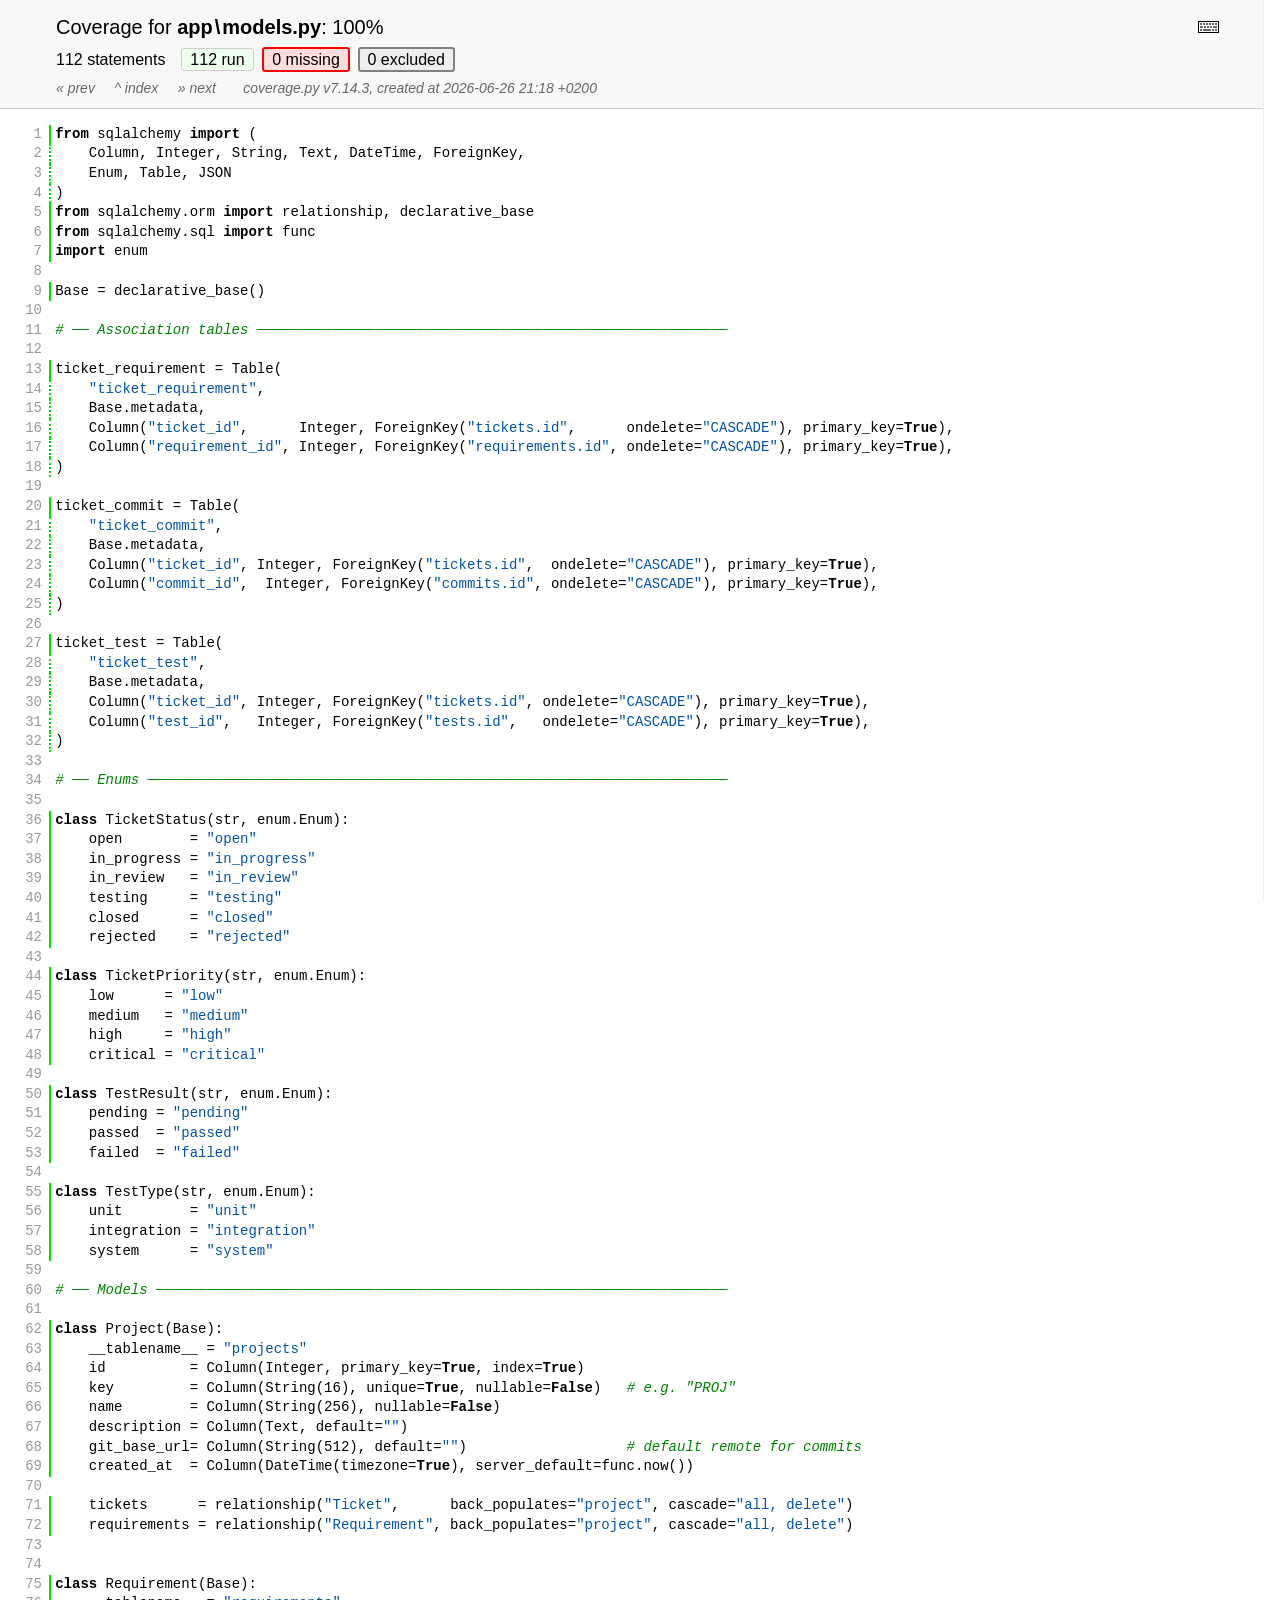
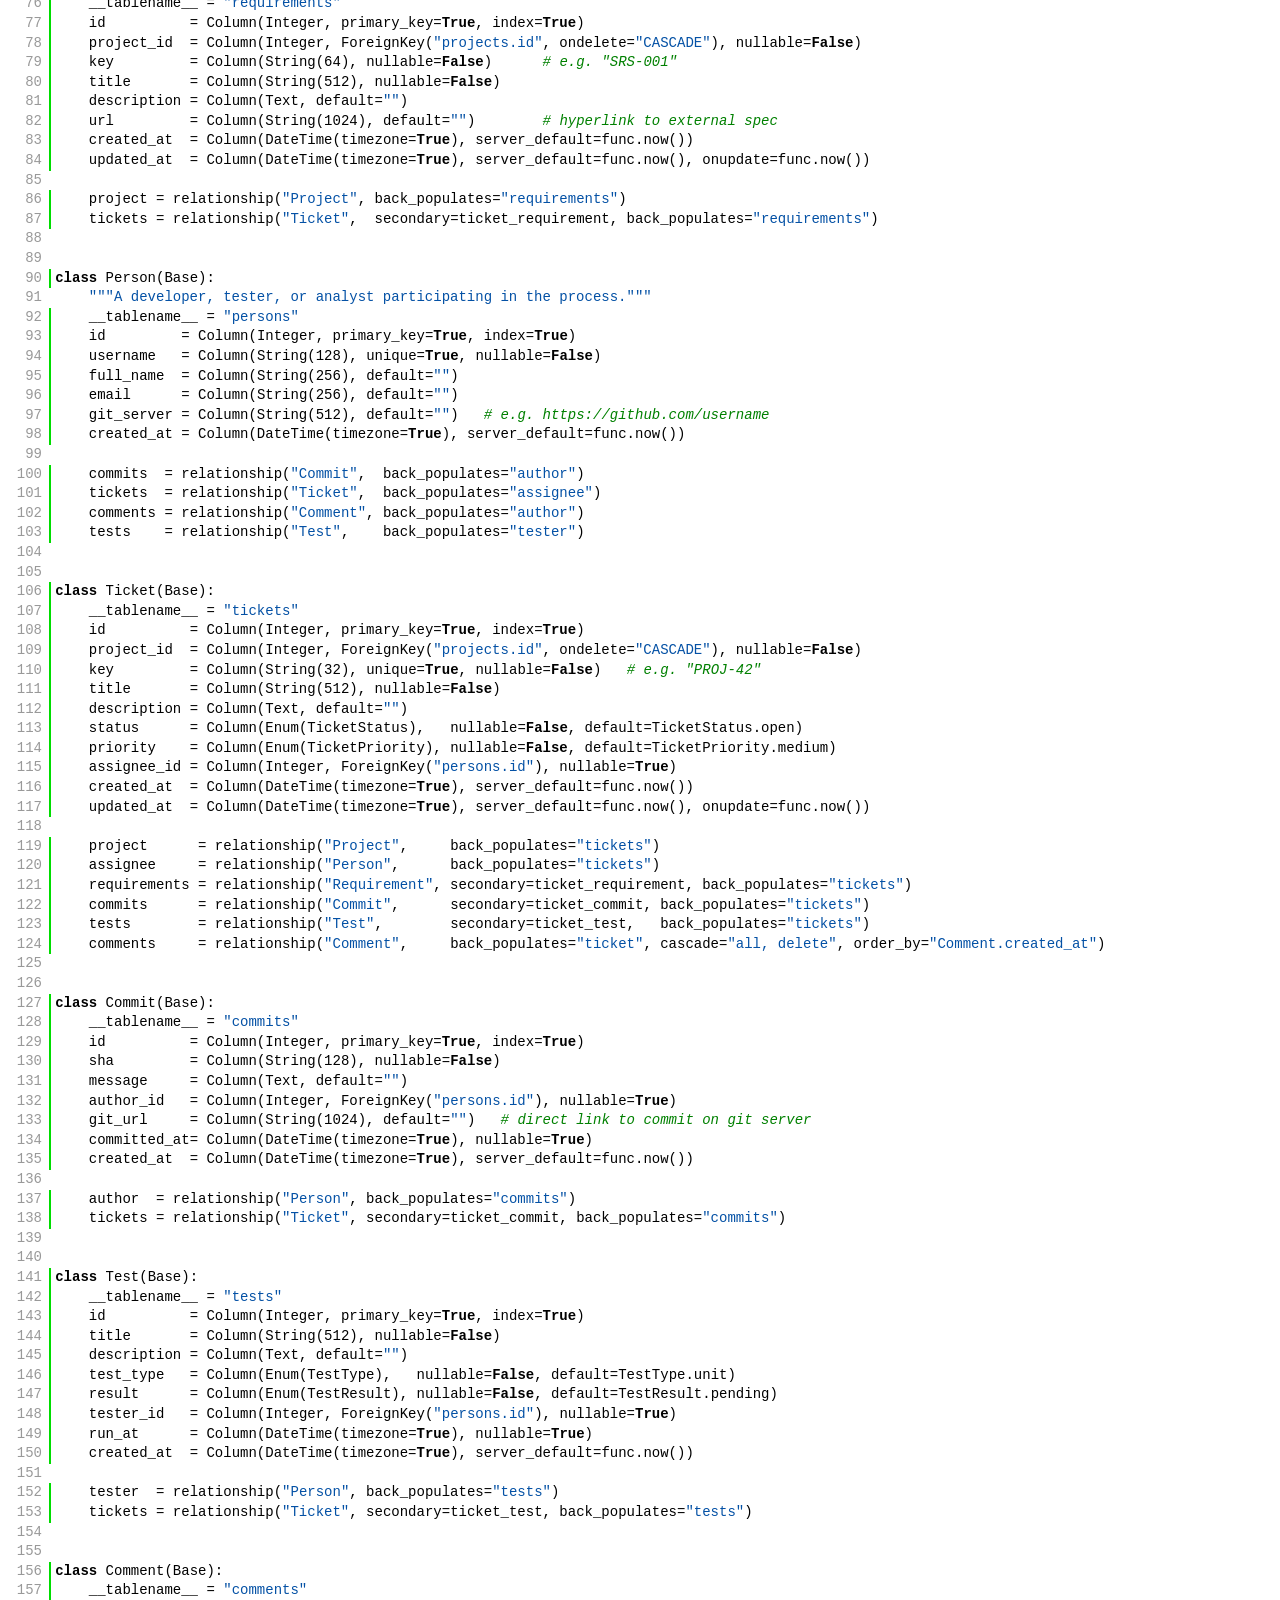
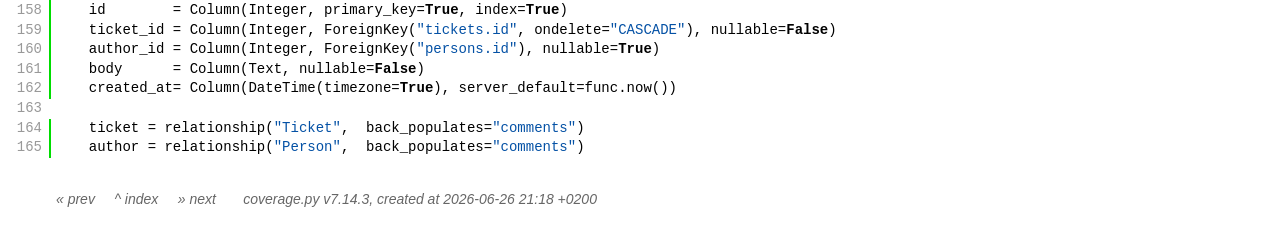
<file: doc/coverage/z_5f5a17c013354698_models_py.html>
<!DOCTYPE html>
<html lang="en">
<head>
    <meta http-equiv="Content-Type" content="text/html; charset=utf-8">
    <title>Coverage for app\models.py: 100%</title>
    <link rel="icon" sizes="32x32" href="favicon_32_cb_c827f16f.png">
    <link rel="stylesheet" href="style_cb_0853b3de.css" type="text/css">
    <script src="coverage_html_cb_188fc9a4.js" defer></script>
</head>
<body class="pyfile">
<header>
    <div class="content">
        <h1>
            <span class="text">Coverage for </span><b>app<span class="sep">\</span>models.py</b>:
            <span class="pc_cov">100%</span>
        </h1>
        <aside id="help_panel_wrapper">
            <input id="help_panel_state" type="checkbox">
            <label for="help_panel_state">
                <img id="keyboard_icon" src="keybd_closed_cb_900cfef5.png" alt="Show/hide keyboard shortcuts">
            </label>
            <div id="help_panel">
                <p class="legend">Shortcuts on this page</p>
                <div class="keyhelp">
                    <p>
                        <kbd>r</kbd>
                        <kbd>m</kbd>
                        <kbd>x</kbd>
                        &nbsp; toggle line displays
                    </p>
                    <p>
                        <kbd>j</kbd>
                        <kbd>k</kbd>
                        &nbsp; next/prev highlighted chunk
                    </p>
                    <p>
                        <kbd>0</kbd> &nbsp; (zero) top of page
                    </p>
                    <p>
                        <kbd>1</kbd> &nbsp; (one) first highlighted chunk
                    </p>
                    <p>
                        <kbd>[</kbd>
                        <kbd>]</kbd>
                        &nbsp; prev/next file
                    </p>
                    <p>
                        <kbd>u</kbd> &nbsp; up to the index
                    </p>
                    <p>
                        <kbd>?</kbd> &nbsp; show/hide this help
                    </p>
                </div>
            </div>
        </aside>
        <h2>
            <span class="text">112 statements &nbsp;</span>
            <button type="button" class="run button_toggle_run" value="run" data-shortcut="r" title="Toggle lines run">112<span class="text"> run</span></button>
            <button type="button" class="mis show_mis button_toggle_mis" value="mis" data-shortcut="m" title="Toggle lines missing">0<span class="text"> missing</span></button>
            <button type="button" class="exc show_exc button_toggle_exc" value="exc" data-shortcut="x" title="Toggle lines excluded">0<span class="text"> excluded</span></button>
        </h2>
        <p class="text">
            <a id="prevFileLink" class="nav" href="z_5f5a17c013354698_main_py.html">&#xab; prev</a> &nbsp; &nbsp;
            <a id="indexLink" class="nav" href="index.html">&Hat; index</a> &nbsp; &nbsp;
            <a id="nextFileLink" class="nav" href="z_84e85958b078cc7a_commits_py.html">&#xbb; next</a>
            &nbsp; &nbsp; &nbsp;
            <a class="nav" href="https://coverage.readthedocs.io/en/7.14.3">coverage.py v7.14.3</a>,
            created at 2026-06-26 21:18 +0200
        </p>
        <aside class="hidden">
            <button type="button" class="button_next_chunk" data-shortcut="j"></button>
            <button type="button" class="button_prev_chunk" data-shortcut="k"></button>
            <button type="button" class="button_top_of_page" data-shortcut="0"></button>
            <button type="button" class="button_first_chunk" data-shortcut="1"></button>
            <button type="button" class="button_prev_file" data-shortcut="["></button>
            <button type="button" class="button_next_file" data-shortcut="]"></button>
            <button type="button" class="button_to_index" data-shortcut="u"></button>
            <button type="button" class="button_show_hide_help" data-shortcut="?"></button>
        </aside>
    </div>
</header>
<main id="source">
    <p class="run"><span class="n"><a id="t1" href="#t1">1</a></span><span class="t"><span class="key">from</span> <span class="nam">sqlalchemy</span> <span class="key">import</span> <span class="op">(</span>&nbsp;</span><span class="r"></span></p>
    <p class="run run2"><span class="n"><a id="t2" href="#t2">2</a></span><span class="t">    <span class="nam">Column</span><span class="op">,</span> <span class="nam">Integer</span><span class="op">,</span> <span class="nam">String</span><span class="op">,</span> <span class="nam">Text</span><span class="op">,</span> <span class="nam">DateTime</span><span class="op">,</span> <span class="nam">ForeignKey</span><span class="op">,</span>&nbsp;</span><span class="r"></span></p>
    <p class="run run2"><span class="n"><a id="t3" href="#t3">3</a></span><span class="t">    <span class="nam">Enum</span><span class="op">,</span> <span class="nam">Table</span><span class="op">,</span> <span class="nam">JSON</span>&nbsp;</span><span class="r"></span></p>
    <p class="run run2"><span class="n"><a id="t4" href="#t4">4</a></span><span class="t"><span class="op">)</span>&nbsp;</span><span class="r"></span></p>
    <p class="run"><span class="n"><a id="t5" href="#t5">5</a></span><span class="t"><span class="key">from</span> <span class="nam">sqlalchemy</span><span class="op">.</span><span class="nam">orm</span> <span class="key">import</span> <span class="nam">relationship</span><span class="op">,</span> <span class="nam">declarative_base</span>&nbsp;</span><span class="r"></span></p>
    <p class="run"><span class="n"><a id="t6" href="#t6">6</a></span><span class="t"><span class="key">from</span> <span class="nam">sqlalchemy</span><span class="op">.</span><span class="nam">sql</span> <span class="key">import</span> <span class="nam">func</span>&nbsp;</span><span class="r"></span></p>
    <p class="run"><span class="n"><a id="t7" href="#t7">7</a></span><span class="t"><span class="key">import</span> <span class="nam">enum</span>&nbsp;</span><span class="r"></span></p>
    <p class="pln"><span class="n"><a id="t8" href="#t8">8</a></span><span class="t">&nbsp;</span><span class="r"></span></p>
    <p class="run"><span class="n"><a id="t9" href="#t9">9</a></span><span class="t"><span class="nam">Base</span> <span class="op">=</span> <span class="nam">declarative_base</span><span class="op">(</span><span class="op">)</span>&nbsp;</span><span class="r"></span></p>
    <p class="pln"><span class="n"><a id="t10" href="#t10">10</a></span><span class="t">&nbsp;</span><span class="r"></span></p>
    <p class="pln"><span class="n"><a id="t11" href="#t11">11</a></span><span class="t"><span class="com"># &#9472;&#9472; Association tables &#9472;&#9472;&#9472;&#9472;&#9472;&#9472;&#9472;&#9472;&#9472;&#9472;&#9472;&#9472;&#9472;&#9472;&#9472;&#9472;&#9472;&#9472;&#9472;&#9472;&#9472;&#9472;&#9472;&#9472;&#9472;&#9472;&#9472;&#9472;&#9472;&#9472;&#9472;&#9472;&#9472;&#9472;&#9472;&#9472;&#9472;&#9472;&#9472;&#9472;&#9472;&#9472;&#9472;&#9472;&#9472;&#9472;&#9472;&#9472;&#9472;&#9472;&#9472;&#9472;&#9472;&#9472;&#9472;&#9472;</span>&nbsp;</span><span class="r"></span></p>
    <p class="pln"><span class="n"><a id="t12" href="#t12">12</a></span><span class="t">&nbsp;</span><span class="r"></span></p>
    <p class="run"><span class="n"><a id="t13" href="#t13">13</a></span><span class="t"><span class="nam">ticket_requirement</span> <span class="op">=</span> <span class="nam">Table</span><span class="op">(</span>&nbsp;</span><span class="r"></span></p>
    <p class="run run2"><span class="n"><a id="t14" href="#t14">14</a></span><span class="t">    <span class="str">"ticket_requirement"</span><span class="op">,</span>&nbsp;</span><span class="r"></span></p>
    <p class="run run2"><span class="n"><a id="t15" href="#t15">15</a></span><span class="t">    <span class="nam">Base</span><span class="op">.</span><span class="nam">metadata</span><span class="op">,</span>&nbsp;</span><span class="r"></span></p>
    <p class="run run2"><span class="n"><a id="t16" href="#t16">16</a></span><span class="t">    <span class="nam">Column</span><span class="op">(</span><span class="str">"ticket_id"</span><span class="op">,</span>      <span class="nam">Integer</span><span class="op">,</span> <span class="nam">ForeignKey</span><span class="op">(</span><span class="str">"tickets.id"</span><span class="op">,</span>      <span class="nam">ondelete</span><span class="op">=</span><span class="str">"CASCADE"</span><span class="op">)</span><span class="op">,</span> <span class="nam">primary_key</span><span class="op">=</span><span class="key">True</span><span class="op">)</span><span class="op">,</span>&nbsp;</span><span class="r"></span></p>
    <p class="run run2"><span class="n"><a id="t17" href="#t17">17</a></span><span class="t">    <span class="nam">Column</span><span class="op">(</span><span class="str">"requirement_id"</span><span class="op">,</span> <span class="nam">Integer</span><span class="op">,</span> <span class="nam">ForeignKey</span><span class="op">(</span><span class="str">"requirements.id"</span><span class="op">,</span> <span class="nam">ondelete</span><span class="op">=</span><span class="str">"CASCADE"</span><span class="op">)</span><span class="op">,</span> <span class="nam">primary_key</span><span class="op">=</span><span class="key">True</span><span class="op">)</span><span class="op">,</span>&nbsp;</span><span class="r"></span></p>
    <p class="run run2"><span class="n"><a id="t18" href="#t18">18</a></span><span class="t"><span class="op">)</span>&nbsp;</span><span class="r"></span></p>
    <p class="pln"><span class="n"><a id="t19" href="#t19">19</a></span><span class="t">&nbsp;</span><span class="r"></span></p>
    <p class="run"><span class="n"><a id="t20" href="#t20">20</a></span><span class="t"><span class="nam">ticket_commit</span> <span class="op">=</span> <span class="nam">Table</span><span class="op">(</span>&nbsp;</span><span class="r"></span></p>
    <p class="run run2"><span class="n"><a id="t21" href="#t21">21</a></span><span class="t">    <span class="str">"ticket_commit"</span><span class="op">,</span>&nbsp;</span><span class="r"></span></p>
    <p class="run run2"><span class="n"><a id="t22" href="#t22">22</a></span><span class="t">    <span class="nam">Base</span><span class="op">.</span><span class="nam">metadata</span><span class="op">,</span>&nbsp;</span><span class="r"></span></p>
    <p class="run run2"><span class="n"><a id="t23" href="#t23">23</a></span><span class="t">    <span class="nam">Column</span><span class="op">(</span><span class="str">"ticket_id"</span><span class="op">,</span> <span class="nam">Integer</span><span class="op">,</span> <span class="nam">ForeignKey</span><span class="op">(</span><span class="str">"tickets.id"</span><span class="op">,</span>  <span class="nam">ondelete</span><span class="op">=</span><span class="str">"CASCADE"</span><span class="op">)</span><span class="op">,</span> <span class="nam">primary_key</span><span class="op">=</span><span class="key">True</span><span class="op">)</span><span class="op">,</span>&nbsp;</span><span class="r"></span></p>
    <p class="run run2"><span class="n"><a id="t24" href="#t24">24</a></span><span class="t">    <span class="nam">Column</span><span class="op">(</span><span class="str">"commit_id"</span><span class="op">,</span>  <span class="nam">Integer</span><span class="op">,</span> <span class="nam">ForeignKey</span><span class="op">(</span><span class="str">"commits.id"</span><span class="op">,</span> <span class="nam">ondelete</span><span class="op">=</span><span class="str">"CASCADE"</span><span class="op">)</span><span class="op">,</span> <span class="nam">primary_key</span><span class="op">=</span><span class="key">True</span><span class="op">)</span><span class="op">,</span>&nbsp;</span><span class="r"></span></p>
    <p class="run run2"><span class="n"><a id="t25" href="#t25">25</a></span><span class="t"><span class="op">)</span>&nbsp;</span><span class="r"></span></p>
    <p class="pln"><span class="n"><a id="t26" href="#t26">26</a></span><span class="t">&nbsp;</span><span class="r"></span></p>
    <p class="run"><span class="n"><a id="t27" href="#t27">27</a></span><span class="t"><span class="nam">ticket_test</span> <span class="op">=</span> <span class="nam">Table</span><span class="op">(</span>&nbsp;</span><span class="r"></span></p>
    <p class="run run2"><span class="n"><a id="t28" href="#t28">28</a></span><span class="t">    <span class="str">"ticket_test"</span><span class="op">,</span>&nbsp;</span><span class="r"></span></p>
    <p class="run run2"><span class="n"><a id="t29" href="#t29">29</a></span><span class="t">    <span class="nam">Base</span><span class="op">.</span><span class="nam">metadata</span><span class="op">,</span>&nbsp;</span><span class="r"></span></p>
    <p class="run run2"><span class="n"><a id="t30" href="#t30">30</a></span><span class="t">    <span class="nam">Column</span><span class="op">(</span><span class="str">"ticket_id"</span><span class="op">,</span> <span class="nam">Integer</span><span class="op">,</span> <span class="nam">ForeignKey</span><span class="op">(</span><span class="str">"tickets.id"</span><span class="op">,</span> <span class="nam">ondelete</span><span class="op">=</span><span class="str">"CASCADE"</span><span class="op">)</span><span class="op">,</span> <span class="nam">primary_key</span><span class="op">=</span><span class="key">True</span><span class="op">)</span><span class="op">,</span>&nbsp;</span><span class="r"></span></p>
    <p class="run run2"><span class="n"><a id="t31" href="#t31">31</a></span><span class="t">    <span class="nam">Column</span><span class="op">(</span><span class="str">"test_id"</span><span class="op">,</span>   <span class="nam">Integer</span><span class="op">,</span> <span class="nam">ForeignKey</span><span class="op">(</span><span class="str">"tests.id"</span><span class="op">,</span>   <span class="nam">ondelete</span><span class="op">=</span><span class="str">"CASCADE"</span><span class="op">)</span><span class="op">,</span> <span class="nam">primary_key</span><span class="op">=</span><span class="key">True</span><span class="op">)</span><span class="op">,</span>&nbsp;</span><span class="r"></span></p>
    <p class="run run2"><span class="n"><a id="t32" href="#t32">32</a></span><span class="t"><span class="op">)</span>&nbsp;</span><span class="r"></span></p>
    <p class="pln"><span class="n"><a id="t33" href="#t33">33</a></span><span class="t">&nbsp;</span><span class="r"></span></p>
    <p class="pln"><span class="n"><a id="t34" href="#t34">34</a></span><span class="t"><span class="com"># &#9472;&#9472; Enums &#9472;&#9472;&#9472;&#9472;&#9472;&#9472;&#9472;&#9472;&#9472;&#9472;&#9472;&#9472;&#9472;&#9472;&#9472;&#9472;&#9472;&#9472;&#9472;&#9472;&#9472;&#9472;&#9472;&#9472;&#9472;&#9472;&#9472;&#9472;&#9472;&#9472;&#9472;&#9472;&#9472;&#9472;&#9472;&#9472;&#9472;&#9472;&#9472;&#9472;&#9472;&#9472;&#9472;&#9472;&#9472;&#9472;&#9472;&#9472;&#9472;&#9472;&#9472;&#9472;&#9472;&#9472;&#9472;&#9472;&#9472;&#9472;&#9472;&#9472;&#9472;&#9472;&#9472;&#9472;&#9472;&#9472;&#9472;&#9472;&#9472;</span>&nbsp;</span><span class="r"></span></p>
    <p class="pln"><span class="n"><a id="t35" href="#t35">35</a></span><span class="t">&nbsp;</span><span class="r"></span></p>
    <p class="run"><span class="n"><a id="t36" href="#t36">36</a></span><span class="t"><span class="key">class</span> <span class="nam">TicketStatus</span><span class="op">(</span><span class="nam">str</span><span class="op">,</span> <span class="nam">enum</span><span class="op">.</span><span class="nam">Enum</span><span class="op">)</span><span class="op">:</span>&nbsp;</span><span class="r"></span></p>
    <p class="run"><span class="n"><a id="t37" href="#t37">37</a></span><span class="t">    <span class="nam">open</span>        <span class="op">=</span> <span class="str">"open"</span>&nbsp;</span><span class="r"></span></p>
    <p class="run"><span class="n"><a id="t38" href="#t38">38</a></span><span class="t">    <span class="nam">in_progress</span> <span class="op">=</span> <span class="str">"in_progress"</span>&nbsp;</span><span class="r"></span></p>
    <p class="run"><span class="n"><a id="t39" href="#t39">39</a></span><span class="t">    <span class="nam">in_review</span>   <span class="op">=</span> <span class="str">"in_review"</span>&nbsp;</span><span class="r"></span></p>
    <p class="run"><span class="n"><a id="t40" href="#t40">40</a></span><span class="t">    <span class="nam">testing</span>     <span class="op">=</span> <span class="str">"testing"</span>&nbsp;</span><span class="r"></span></p>
    <p class="run"><span class="n"><a id="t41" href="#t41">41</a></span><span class="t">    <span class="nam">closed</span>      <span class="op">=</span> <span class="str">"closed"</span>&nbsp;</span><span class="r"></span></p>
    <p class="run"><span class="n"><a id="t42" href="#t42">42</a></span><span class="t">    <span class="nam">rejected</span>    <span class="op">=</span> <span class="str">"rejected"</span>&nbsp;</span><span class="r"></span></p>
    <p class="pln"><span class="n"><a id="t43" href="#t43">43</a></span><span class="t">&nbsp;</span><span class="r"></span></p>
    <p class="run"><span class="n"><a id="t44" href="#t44">44</a></span><span class="t"><span class="key">class</span> <span class="nam">TicketPriority</span><span class="op">(</span><span class="nam">str</span><span class="op">,</span> <span class="nam">enum</span><span class="op">.</span><span class="nam">Enum</span><span class="op">)</span><span class="op">:</span>&nbsp;</span><span class="r"></span></p>
    <p class="run"><span class="n"><a id="t45" href="#t45">45</a></span><span class="t">    <span class="nam">low</span>      <span class="op">=</span> <span class="str">"low"</span>&nbsp;</span><span class="r"></span></p>
    <p class="run"><span class="n"><a id="t46" href="#t46">46</a></span><span class="t">    <span class="nam">medium</span>   <span class="op">=</span> <span class="str">"medium"</span>&nbsp;</span><span class="r"></span></p>
    <p class="run"><span class="n"><a id="t47" href="#t47">47</a></span><span class="t">    <span class="nam">high</span>     <span class="op">=</span> <span class="str">"high"</span>&nbsp;</span><span class="r"></span></p>
    <p class="run"><span class="n"><a id="t48" href="#t48">48</a></span><span class="t">    <span class="nam">critical</span> <span class="op">=</span> <span class="str">"critical"</span>&nbsp;</span><span class="r"></span></p>
    <p class="pln"><span class="n"><a id="t49" href="#t49">49</a></span><span class="t">&nbsp;</span><span class="r"></span></p>
    <p class="run"><span class="n"><a id="t50" href="#t50">50</a></span><span class="t"><span class="key">class</span> <span class="nam">TestResult</span><span class="op">(</span><span class="nam">str</span><span class="op">,</span> <span class="nam">enum</span><span class="op">.</span><span class="nam">Enum</span><span class="op">)</span><span class="op">:</span>&nbsp;</span><span class="r"></span></p>
    <p class="run"><span class="n"><a id="t51" href="#t51">51</a></span><span class="t">    <span class="nam">pending</span> <span class="op">=</span> <span class="str">"pending"</span>&nbsp;</span><span class="r"></span></p>
    <p class="run"><span class="n"><a id="t52" href="#t52">52</a></span><span class="t">    <span class="nam">passed</span>  <span class="op">=</span> <span class="str">"passed"</span>&nbsp;</span><span class="r"></span></p>
    <p class="run"><span class="n"><a id="t53" href="#t53">53</a></span><span class="t">    <span class="nam">failed</span>  <span class="op">=</span> <span class="str">"failed"</span>&nbsp;</span><span class="r"></span></p>
    <p class="pln"><span class="n"><a id="t54" href="#t54">54</a></span><span class="t">&nbsp;</span><span class="r"></span></p>
    <p class="run"><span class="n"><a id="t55" href="#t55">55</a></span><span class="t"><span class="key">class</span> <span class="nam">TestType</span><span class="op">(</span><span class="nam">str</span><span class="op">,</span> <span class="nam">enum</span><span class="op">.</span><span class="nam">Enum</span><span class="op">)</span><span class="op">:</span>&nbsp;</span><span class="r"></span></p>
    <p class="run"><span class="n"><a id="t56" href="#t56">56</a></span><span class="t">    <span class="nam">unit</span>        <span class="op">=</span> <span class="str">"unit"</span>&nbsp;</span><span class="r"></span></p>
    <p class="run"><span class="n"><a id="t57" href="#t57">57</a></span><span class="t">    <span class="nam">integration</span> <span class="op">=</span> <span class="str">"integration"</span>&nbsp;</span><span class="r"></span></p>
    <p class="run"><span class="n"><a id="t58" href="#t58">58</a></span><span class="t">    <span class="nam">system</span>      <span class="op">=</span> <span class="str">"system"</span>&nbsp;</span><span class="r"></span></p>
    <p class="pln"><span class="n"><a id="t59" href="#t59">59</a></span><span class="t">&nbsp;</span><span class="r"></span></p>
    <p class="pln"><span class="n"><a id="t60" href="#t60">60</a></span><span class="t"><span class="com"># &#9472;&#9472; Models &#9472;&#9472;&#9472;&#9472;&#9472;&#9472;&#9472;&#9472;&#9472;&#9472;&#9472;&#9472;&#9472;&#9472;&#9472;&#9472;&#9472;&#9472;&#9472;&#9472;&#9472;&#9472;&#9472;&#9472;&#9472;&#9472;&#9472;&#9472;&#9472;&#9472;&#9472;&#9472;&#9472;&#9472;&#9472;&#9472;&#9472;&#9472;&#9472;&#9472;&#9472;&#9472;&#9472;&#9472;&#9472;&#9472;&#9472;&#9472;&#9472;&#9472;&#9472;&#9472;&#9472;&#9472;&#9472;&#9472;&#9472;&#9472;&#9472;&#9472;&#9472;&#9472;&#9472;&#9472;&#9472;&#9472;&#9472;&#9472;</span>&nbsp;</span><span class="r"></span></p>
    <p class="pln"><span class="n"><a id="t61" href="#t61">61</a></span><span class="t">&nbsp;</span><span class="r"></span></p>
    <p class="run"><span class="n"><a id="t62" href="#t62">62</a></span><span class="t"><span class="key">class</span> <span class="nam">Project</span><span class="op">(</span><span class="nam">Base</span><span class="op">)</span><span class="op">:</span>&nbsp;</span><span class="r"></span></p>
    <p class="run"><span class="n"><a id="t63" href="#t63">63</a></span><span class="t">    <span class="nam">__tablename__</span> <span class="op">=</span> <span class="str">"projects"</span>&nbsp;</span><span class="r"></span></p>
    <p class="run"><span class="n"><a id="t64" href="#t64">64</a></span><span class="t">    <span class="nam">id</span>          <span class="op">=</span> <span class="nam">Column</span><span class="op">(</span><span class="nam">Integer</span><span class="op">,</span> <span class="nam">primary_key</span><span class="op">=</span><span class="key">True</span><span class="op">,</span> <span class="nam">index</span><span class="op">=</span><span class="key">True</span><span class="op">)</span>&nbsp;</span><span class="r"></span></p>
    <p class="run"><span class="n"><a id="t65" href="#t65">65</a></span><span class="t">    <span class="nam">key</span>         <span class="op">=</span> <span class="nam">Column</span><span class="op">(</span><span class="nam">String</span><span class="op">(</span><span class="num">16</span><span class="op">)</span><span class="op">,</span> <span class="nam">unique</span><span class="op">=</span><span class="key">True</span><span class="op">,</span> <span class="nam">nullable</span><span class="op">=</span><span class="key">False</span><span class="op">)</span>   <span class="com"># e.g. "PROJ"</span>&nbsp;</span><span class="r"></span></p>
    <p class="run"><span class="n"><a id="t66" href="#t66">66</a></span><span class="t">    <span class="nam">name</span>        <span class="op">=</span> <span class="nam">Column</span><span class="op">(</span><span class="nam">String</span><span class="op">(</span><span class="num">256</span><span class="op">)</span><span class="op">,</span> <span class="nam">nullable</span><span class="op">=</span><span class="key">False</span><span class="op">)</span>&nbsp;</span><span class="r"></span></p>
    <p class="run"><span class="n"><a id="t67" href="#t67">67</a></span><span class="t">    <span class="nam">description</span> <span class="op">=</span> <span class="nam">Column</span><span class="op">(</span><span class="nam">Text</span><span class="op">,</span> <span class="nam">default</span><span class="op">=</span><span class="str">""</span><span class="op">)</span>&nbsp;</span><span class="r"></span></p>
    <p class="run"><span class="n"><a id="t68" href="#t68">68</a></span><span class="t">    <span class="nam">git_base_url</span><span class="op">=</span> <span class="nam">Column</span><span class="op">(</span><span class="nam">String</span><span class="op">(</span><span class="num">512</span><span class="op">)</span><span class="op">,</span> <span class="nam">default</span><span class="op">=</span><span class="str">""</span><span class="op">)</span>                   <span class="com"># default remote for commits</span>&nbsp;</span><span class="r"></span></p>
    <p class="run"><span class="n"><a id="t69" href="#t69">69</a></span><span class="t">    <span class="nam">created_at</span>  <span class="op">=</span> <span class="nam">Column</span><span class="op">(</span><span class="nam">DateTime</span><span class="op">(</span><span class="nam">timezone</span><span class="op">=</span><span class="key">True</span><span class="op">)</span><span class="op">,</span> <span class="nam">server_default</span><span class="op">=</span><span class="nam">func</span><span class="op">.</span><span class="nam">now</span><span class="op">(</span><span class="op">)</span><span class="op">)</span>&nbsp;</span><span class="r"></span></p>
    <p class="pln"><span class="n"><a id="t70" href="#t70">70</a></span><span class="t">&nbsp;</span><span class="r"></span></p>
    <p class="run"><span class="n"><a id="t71" href="#t71">71</a></span><span class="t">    <span class="nam">tickets</span>      <span class="op">=</span> <span class="nam">relationship</span><span class="op">(</span><span class="str">"Ticket"</span><span class="op">,</span>      <span class="nam">back_populates</span><span class="op">=</span><span class="str">"project"</span><span class="op">,</span> <span class="nam">cascade</span><span class="op">=</span><span class="str">"all, delete"</span><span class="op">)</span>&nbsp;</span><span class="r"></span></p>
    <p class="run"><span class="n"><a id="t72" href="#t72">72</a></span><span class="t">    <span class="nam">requirements</span> <span class="op">=</span> <span class="nam">relationship</span><span class="op">(</span><span class="str">"Requirement"</span><span class="op">,</span> <span class="nam">back_populates</span><span class="op">=</span><span class="str">"project"</span><span class="op">,</span> <span class="nam">cascade</span><span class="op">=</span><span class="str">"all, delete"</span><span class="op">)</span>&nbsp;</span><span class="r"></span></p>
    <p class="pln"><span class="n"><a id="t73" href="#t73">73</a></span><span class="t">&nbsp;</span><span class="r"></span></p>
    <p class="pln"><span class="n"><a id="t74" href="#t74">74</a></span><span class="t">&nbsp;</span><span class="r"></span></p>
    <p class="run"><span class="n"><a id="t75" href="#t75">75</a></span><span class="t"><span class="key">class</span> <span class="nam">Requirement</span><span class="op">(</span><span class="nam">Base</span><span class="op">)</span><span class="op">:</span>&nbsp;</span><span class="r"></span></p>
    <p class="run"><span class="n"><a id="t76" href="#t76">76</a></span><span class="t">    <span class="nam">__tablename__</span> <span class="op">=</span> <span class="str">"requirements"</span>&nbsp;</span><span class="r"></span></p>
    <p class="run"><span class="n"><a id="t77" href="#t77">77</a></span><span class="t">    <span class="nam">id</span>          <span class="op">=</span> <span class="nam">Column</span><span class="op">(</span><span class="nam">Integer</span><span class="op">,</span> <span class="nam">primary_key</span><span class="op">=</span><span class="key">True</span><span class="op">,</span> <span class="nam">index</span><span class="op">=</span><span class="key">True</span><span class="op">)</span>&nbsp;</span><span class="r"></span></p>
    <p class="run"><span class="n"><a id="t78" href="#t78">78</a></span><span class="t">    <span class="nam">project_id</span>  <span class="op">=</span> <span class="nam">Column</span><span class="op">(</span><span class="nam">Integer</span><span class="op">,</span> <span class="nam">ForeignKey</span><span class="op">(</span><span class="str">"projects.id"</span><span class="op">,</span> <span class="nam">ondelete</span><span class="op">=</span><span class="str">"CASCADE"</span><span class="op">)</span><span class="op">,</span> <span class="nam">nullable</span><span class="op">=</span><span class="key">False</span><span class="op">)</span>&nbsp;</span><span class="r"></span></p>
    <p class="run"><span class="n"><a id="t79" href="#t79">79</a></span><span class="t">    <span class="nam">key</span>         <span class="op">=</span> <span class="nam">Column</span><span class="op">(</span><span class="nam">String</span><span class="op">(</span><span class="num">64</span><span class="op">)</span><span class="op">,</span> <span class="nam">nullable</span><span class="op">=</span><span class="key">False</span><span class="op">)</span>      <span class="com"># e.g. "SRS-001"</span>&nbsp;</span><span class="r"></span></p>
    <p class="run"><span class="n"><a id="t80" href="#t80">80</a></span><span class="t">    <span class="nam">title</span>       <span class="op">=</span> <span class="nam">Column</span><span class="op">(</span><span class="nam">String</span><span class="op">(</span><span class="num">512</span><span class="op">)</span><span class="op">,</span> <span class="nam">nullable</span><span class="op">=</span><span class="key">False</span><span class="op">)</span>&nbsp;</span><span class="r"></span></p>
    <p class="run"><span class="n"><a id="t81" href="#t81">81</a></span><span class="t">    <span class="nam">description</span> <span class="op">=</span> <span class="nam">Column</span><span class="op">(</span><span class="nam">Text</span><span class="op">,</span> <span class="nam">default</span><span class="op">=</span><span class="str">""</span><span class="op">)</span>&nbsp;</span><span class="r"></span></p>
    <p class="run"><span class="n"><a id="t82" href="#t82">82</a></span><span class="t">    <span class="nam">url</span>         <span class="op">=</span> <span class="nam">Column</span><span class="op">(</span><span class="nam">String</span><span class="op">(</span><span class="num">1024</span><span class="op">)</span><span class="op">,</span> <span class="nam">default</span><span class="op">=</span><span class="str">""</span><span class="op">)</span>        <span class="com"># hyperlink to external spec</span>&nbsp;</span><span class="r"></span></p>
    <p class="run"><span class="n"><a id="t83" href="#t83">83</a></span><span class="t">    <span class="nam">created_at</span>  <span class="op">=</span> <span class="nam">Column</span><span class="op">(</span><span class="nam">DateTime</span><span class="op">(</span><span class="nam">timezone</span><span class="op">=</span><span class="key">True</span><span class="op">)</span><span class="op">,</span> <span class="nam">server_default</span><span class="op">=</span><span class="nam">func</span><span class="op">.</span><span class="nam">now</span><span class="op">(</span><span class="op">)</span><span class="op">)</span>&nbsp;</span><span class="r"></span></p>
    <p class="run"><span class="n"><a id="t84" href="#t84">84</a></span><span class="t">    <span class="nam">updated_at</span>  <span class="op">=</span> <span class="nam">Column</span><span class="op">(</span><span class="nam">DateTime</span><span class="op">(</span><span class="nam">timezone</span><span class="op">=</span><span class="key">True</span><span class="op">)</span><span class="op">,</span> <span class="nam">server_default</span><span class="op">=</span><span class="nam">func</span><span class="op">.</span><span class="nam">now</span><span class="op">(</span><span class="op">)</span><span class="op">,</span> <span class="nam">onupdate</span><span class="op">=</span><span class="nam">func</span><span class="op">.</span><span class="nam">now</span><span class="op">(</span><span class="op">)</span><span class="op">)</span>&nbsp;</span><span class="r"></span></p>
    <p class="pln"><span class="n"><a id="t85" href="#t85">85</a></span><span class="t">&nbsp;</span><span class="r"></span></p>
    <p class="run"><span class="n"><a id="t86" href="#t86">86</a></span><span class="t">    <span class="nam">project</span> <span class="op">=</span> <span class="nam">relationship</span><span class="op">(</span><span class="str">"Project"</span><span class="op">,</span> <span class="nam">back_populates</span><span class="op">=</span><span class="str">"requirements"</span><span class="op">)</span>&nbsp;</span><span class="r"></span></p>
    <p class="run"><span class="n"><a id="t87" href="#t87">87</a></span><span class="t">    <span class="nam">tickets</span> <span class="op">=</span> <span class="nam">relationship</span><span class="op">(</span><span class="str">"Ticket"</span><span class="op">,</span>  <span class="nam">secondary</span><span class="op">=</span><span class="nam">ticket_requirement</span><span class="op">,</span> <span class="nam">back_populates</span><span class="op">=</span><span class="str">"requirements"</span><span class="op">)</span>&nbsp;</span><span class="r"></span></p>
    <p class="pln"><span class="n"><a id="t88" href="#t88">88</a></span><span class="t">&nbsp;</span><span class="r"></span></p>
    <p class="pln"><span class="n"><a id="t89" href="#t89">89</a></span><span class="t">&nbsp;</span><span class="r"></span></p>
    <p class="run"><span class="n"><a id="t90" href="#t90">90</a></span><span class="t"><span class="key">class</span> <span class="nam">Person</span><span class="op">(</span><span class="nam">Base</span><span class="op">)</span><span class="op">:</span>&nbsp;</span><span class="r"></span></p>
    <p class="pln"><span class="n"><a id="t91" href="#t91">91</a></span><span class="t">    <span class="str">"""A developer, tester, or analyst participating in the process."""</span>&nbsp;</span><span class="r"></span></p>
    <p class="run"><span class="n"><a id="t92" href="#t92">92</a></span><span class="t">    <span class="nam">__tablename__</span> <span class="op">=</span> <span class="str">"persons"</span>&nbsp;</span><span class="r"></span></p>
    <p class="run"><span class="n"><a id="t93" href="#t93">93</a></span><span class="t">    <span class="nam">id</span>         <span class="op">=</span> <span class="nam">Column</span><span class="op">(</span><span class="nam">Integer</span><span class="op">,</span> <span class="nam">primary_key</span><span class="op">=</span><span class="key">True</span><span class="op">,</span> <span class="nam">index</span><span class="op">=</span><span class="key">True</span><span class="op">)</span>&nbsp;</span><span class="r"></span></p>
    <p class="run"><span class="n"><a id="t94" href="#t94">94</a></span><span class="t">    <span class="nam">username</span>   <span class="op">=</span> <span class="nam">Column</span><span class="op">(</span><span class="nam">String</span><span class="op">(</span><span class="num">128</span><span class="op">)</span><span class="op">,</span> <span class="nam">unique</span><span class="op">=</span><span class="key">True</span><span class="op">,</span> <span class="nam">nullable</span><span class="op">=</span><span class="key">False</span><span class="op">)</span>&nbsp;</span><span class="r"></span></p>
    <p class="run"><span class="n"><a id="t95" href="#t95">95</a></span><span class="t">    <span class="nam">full_name</span>  <span class="op">=</span> <span class="nam">Column</span><span class="op">(</span><span class="nam">String</span><span class="op">(</span><span class="num">256</span><span class="op">)</span><span class="op">,</span> <span class="nam">default</span><span class="op">=</span><span class="str">""</span><span class="op">)</span>&nbsp;</span><span class="r"></span></p>
    <p class="run"><span class="n"><a id="t96" href="#t96">96</a></span><span class="t">    <span class="nam">email</span>      <span class="op">=</span> <span class="nam">Column</span><span class="op">(</span><span class="nam">String</span><span class="op">(</span><span class="num">256</span><span class="op">)</span><span class="op">,</span> <span class="nam">default</span><span class="op">=</span><span class="str">""</span><span class="op">)</span>&nbsp;</span><span class="r"></span></p>
    <p class="run"><span class="n"><a id="t97" href="#t97">97</a></span><span class="t">    <span class="nam">git_server</span> <span class="op">=</span> <span class="nam">Column</span><span class="op">(</span><span class="nam">String</span><span class="op">(</span><span class="num">512</span><span class="op">)</span><span class="op">,</span> <span class="nam">default</span><span class="op">=</span><span class="str">""</span><span class="op">)</span>   <span class="com"># e.g. https://github.com/username</span>&nbsp;</span><span class="r"></span></p>
    <p class="run"><span class="n"><a id="t98" href="#t98">98</a></span><span class="t">    <span class="nam">created_at</span> <span class="op">=</span> <span class="nam">Column</span><span class="op">(</span><span class="nam">DateTime</span><span class="op">(</span><span class="nam">timezone</span><span class="op">=</span><span class="key">True</span><span class="op">)</span><span class="op">,</span> <span class="nam">server_default</span><span class="op">=</span><span class="nam">func</span><span class="op">.</span><span class="nam">now</span><span class="op">(</span><span class="op">)</span><span class="op">)</span>&nbsp;</span><span class="r"></span></p>
    <p class="pln"><span class="n"><a id="t99" href="#t99">99</a></span><span class="t">&nbsp;</span><span class="r"></span></p>
    <p class="run"><span class="n"><a id="t100" href="#t100">100</a></span><span class="t">    <span class="nam">commits</span>  <span class="op">=</span> <span class="nam">relationship</span><span class="op">(</span><span class="str">"Commit"</span><span class="op">,</span>  <span class="nam">back_populates</span><span class="op">=</span><span class="str">"author"</span><span class="op">)</span>&nbsp;</span><span class="r"></span></p>
    <p class="run"><span class="n"><a id="t101" href="#t101">101</a></span><span class="t">    <span class="nam">tickets</span>  <span class="op">=</span> <span class="nam">relationship</span><span class="op">(</span><span class="str">"Ticket"</span><span class="op">,</span>  <span class="nam">back_populates</span><span class="op">=</span><span class="str">"assignee"</span><span class="op">)</span>&nbsp;</span><span class="r"></span></p>
    <p class="run"><span class="n"><a id="t102" href="#t102">102</a></span><span class="t">    <span class="nam">comments</span> <span class="op">=</span> <span class="nam">relationship</span><span class="op">(</span><span class="str">"Comment"</span><span class="op">,</span> <span class="nam">back_populates</span><span class="op">=</span><span class="str">"author"</span><span class="op">)</span>&nbsp;</span><span class="r"></span></p>
    <p class="run"><span class="n"><a id="t103" href="#t103">103</a></span><span class="t">    <span class="nam">tests</span>    <span class="op">=</span> <span class="nam">relationship</span><span class="op">(</span><span class="str">"Test"</span><span class="op">,</span>    <span class="nam">back_populates</span><span class="op">=</span><span class="str">"tester"</span><span class="op">)</span>&nbsp;</span><span class="r"></span></p>
    <p class="pln"><span class="n"><a id="t104" href="#t104">104</a></span><span class="t">&nbsp;</span><span class="r"></span></p>
    <p class="pln"><span class="n"><a id="t105" href="#t105">105</a></span><span class="t">&nbsp;</span><span class="r"></span></p>
    <p class="run"><span class="n"><a id="t106" href="#t106">106</a></span><span class="t"><span class="key">class</span> <span class="nam">Ticket</span><span class="op">(</span><span class="nam">Base</span><span class="op">)</span><span class="op">:</span>&nbsp;</span><span class="r"></span></p>
    <p class="run"><span class="n"><a id="t107" href="#t107">107</a></span><span class="t">    <span class="nam">__tablename__</span> <span class="op">=</span> <span class="str">"tickets"</span>&nbsp;</span><span class="r"></span></p>
    <p class="run"><span class="n"><a id="t108" href="#t108">108</a></span><span class="t">    <span class="nam">id</span>          <span class="op">=</span> <span class="nam">Column</span><span class="op">(</span><span class="nam">Integer</span><span class="op">,</span> <span class="nam">primary_key</span><span class="op">=</span><span class="key">True</span><span class="op">,</span> <span class="nam">index</span><span class="op">=</span><span class="key">True</span><span class="op">)</span>&nbsp;</span><span class="r"></span></p>
    <p class="run"><span class="n"><a id="t109" href="#t109">109</a></span><span class="t">    <span class="nam">project_id</span>  <span class="op">=</span> <span class="nam">Column</span><span class="op">(</span><span class="nam">Integer</span><span class="op">,</span> <span class="nam">ForeignKey</span><span class="op">(</span><span class="str">"projects.id"</span><span class="op">,</span> <span class="nam">ondelete</span><span class="op">=</span><span class="str">"CASCADE"</span><span class="op">)</span><span class="op">,</span> <span class="nam">nullable</span><span class="op">=</span><span class="key">False</span><span class="op">)</span>&nbsp;</span><span class="r"></span></p>
    <p class="run"><span class="n"><a id="t110" href="#t110">110</a></span><span class="t">    <span class="nam">key</span>         <span class="op">=</span> <span class="nam">Column</span><span class="op">(</span><span class="nam">String</span><span class="op">(</span><span class="num">32</span><span class="op">)</span><span class="op">,</span> <span class="nam">unique</span><span class="op">=</span><span class="key">True</span><span class="op">,</span> <span class="nam">nullable</span><span class="op">=</span><span class="key">False</span><span class="op">)</span>   <span class="com"># e.g. "PROJ-42"</span>&nbsp;</span><span class="r"></span></p>
    <p class="run"><span class="n"><a id="t111" href="#t111">111</a></span><span class="t">    <span class="nam">title</span>       <span class="op">=</span> <span class="nam">Column</span><span class="op">(</span><span class="nam">String</span><span class="op">(</span><span class="num">512</span><span class="op">)</span><span class="op">,</span> <span class="nam">nullable</span><span class="op">=</span><span class="key">False</span><span class="op">)</span>&nbsp;</span><span class="r"></span></p>
    <p class="run"><span class="n"><a id="t112" href="#t112">112</a></span><span class="t">    <span class="nam">description</span> <span class="op">=</span> <span class="nam">Column</span><span class="op">(</span><span class="nam">Text</span><span class="op">,</span> <span class="nam">default</span><span class="op">=</span><span class="str">""</span><span class="op">)</span>&nbsp;</span><span class="r"></span></p>
    <p class="run"><span class="n"><a id="t113" href="#t113">113</a></span><span class="t">    <span class="nam">status</span>      <span class="op">=</span> <span class="nam">Column</span><span class="op">(</span><span class="nam">Enum</span><span class="op">(</span><span class="nam">TicketStatus</span><span class="op">)</span><span class="op">,</span>   <span class="nam">nullable</span><span class="op">=</span><span class="key">False</span><span class="op">,</span> <span class="nam">default</span><span class="op">=</span><span class="nam">TicketStatus</span><span class="op">.</span><span class="nam">open</span><span class="op">)</span>&nbsp;</span><span class="r"></span></p>
    <p class="run"><span class="n"><a id="t114" href="#t114">114</a></span><span class="t">    <span class="nam">priority</span>    <span class="op">=</span> <span class="nam">Column</span><span class="op">(</span><span class="nam">Enum</span><span class="op">(</span><span class="nam">TicketPriority</span><span class="op">)</span><span class="op">,</span> <span class="nam">nullable</span><span class="op">=</span><span class="key">False</span><span class="op">,</span> <span class="nam">default</span><span class="op">=</span><span class="nam">TicketPriority</span><span class="op">.</span><span class="nam">medium</span><span class="op">)</span>&nbsp;</span><span class="r"></span></p>
    <p class="run"><span class="n"><a id="t115" href="#t115">115</a></span><span class="t">    <span class="nam">assignee_id</span> <span class="op">=</span> <span class="nam">Column</span><span class="op">(</span><span class="nam">Integer</span><span class="op">,</span> <span class="nam">ForeignKey</span><span class="op">(</span><span class="str">"persons.id"</span><span class="op">)</span><span class="op">,</span> <span class="nam">nullable</span><span class="op">=</span><span class="key">True</span><span class="op">)</span>&nbsp;</span><span class="r"></span></p>
    <p class="run"><span class="n"><a id="t116" href="#t116">116</a></span><span class="t">    <span class="nam">created_at</span>  <span class="op">=</span> <span class="nam">Column</span><span class="op">(</span><span class="nam">DateTime</span><span class="op">(</span><span class="nam">timezone</span><span class="op">=</span><span class="key">True</span><span class="op">)</span><span class="op">,</span> <span class="nam">server_default</span><span class="op">=</span><span class="nam">func</span><span class="op">.</span><span class="nam">now</span><span class="op">(</span><span class="op">)</span><span class="op">)</span>&nbsp;</span><span class="r"></span></p>
    <p class="run"><span class="n"><a id="t117" href="#t117">117</a></span><span class="t">    <span class="nam">updated_at</span>  <span class="op">=</span> <span class="nam">Column</span><span class="op">(</span><span class="nam">DateTime</span><span class="op">(</span><span class="nam">timezone</span><span class="op">=</span><span class="key">True</span><span class="op">)</span><span class="op">,</span> <span class="nam">server_default</span><span class="op">=</span><span class="nam">func</span><span class="op">.</span><span class="nam">now</span><span class="op">(</span><span class="op">)</span><span class="op">,</span> <span class="nam">onupdate</span><span class="op">=</span><span class="nam">func</span><span class="op">.</span><span class="nam">now</span><span class="op">(</span><span class="op">)</span><span class="op">)</span>&nbsp;</span><span class="r"></span></p>
    <p class="pln"><span class="n"><a id="t118" href="#t118">118</a></span><span class="t">&nbsp;</span><span class="r"></span></p>
    <p class="run"><span class="n"><a id="t119" href="#t119">119</a></span><span class="t">    <span class="nam">project</span>      <span class="op">=</span> <span class="nam">relationship</span><span class="op">(</span><span class="str">"Project"</span><span class="op">,</span>     <span class="nam">back_populates</span><span class="op">=</span><span class="str">"tickets"</span><span class="op">)</span>&nbsp;</span><span class="r"></span></p>
    <p class="run"><span class="n"><a id="t120" href="#t120">120</a></span><span class="t">    <span class="nam">assignee</span>     <span class="op">=</span> <span class="nam">relationship</span><span class="op">(</span><span class="str">"Person"</span><span class="op">,</span>      <span class="nam">back_populates</span><span class="op">=</span><span class="str">"tickets"</span><span class="op">)</span>&nbsp;</span><span class="r"></span></p>
    <p class="run"><span class="n"><a id="t121" href="#t121">121</a></span><span class="t">    <span class="nam">requirements</span> <span class="op">=</span> <span class="nam">relationship</span><span class="op">(</span><span class="str">"Requirement"</span><span class="op">,</span> <span class="nam">secondary</span><span class="op">=</span><span class="nam">ticket_requirement</span><span class="op">,</span> <span class="nam">back_populates</span><span class="op">=</span><span class="str">"tickets"</span><span class="op">)</span>&nbsp;</span><span class="r"></span></p>
    <p class="run"><span class="n"><a id="t122" href="#t122">122</a></span><span class="t">    <span class="nam">commits</span>      <span class="op">=</span> <span class="nam">relationship</span><span class="op">(</span><span class="str">"Commit"</span><span class="op">,</span>      <span class="nam">secondary</span><span class="op">=</span><span class="nam">ticket_commit</span><span class="op">,</span> <span class="nam">back_populates</span><span class="op">=</span><span class="str">"tickets"</span><span class="op">)</span>&nbsp;</span><span class="r"></span></p>
    <p class="run"><span class="n"><a id="t123" href="#t123">123</a></span><span class="t">    <span class="nam">tests</span>        <span class="op">=</span> <span class="nam">relationship</span><span class="op">(</span><span class="str">"Test"</span><span class="op">,</span>        <span class="nam">secondary</span><span class="op">=</span><span class="nam">ticket_test</span><span class="op">,</span>   <span class="nam">back_populates</span><span class="op">=</span><span class="str">"tickets"</span><span class="op">)</span>&nbsp;</span><span class="r"></span></p>
    <p class="run"><span class="n"><a id="t124" href="#t124">124</a></span><span class="t">    <span class="nam">comments</span>     <span class="op">=</span> <span class="nam">relationship</span><span class="op">(</span><span class="str">"Comment"</span><span class="op">,</span>     <span class="nam">back_populates</span><span class="op">=</span><span class="str">"ticket"</span><span class="op">,</span> <span class="nam">cascade</span><span class="op">=</span><span class="str">"all, delete"</span><span class="op">,</span> <span class="nam">order_by</span><span class="op">=</span><span class="str">"Comment.created_at"</span><span class="op">)</span>&nbsp;</span><span class="r"></span></p>
    <p class="pln"><span class="n"><a id="t125" href="#t125">125</a></span><span class="t">&nbsp;</span><span class="r"></span></p>
    <p class="pln"><span class="n"><a id="t126" href="#t126">126</a></span><span class="t">&nbsp;</span><span class="r"></span></p>
    <p class="run"><span class="n"><a id="t127" href="#t127">127</a></span><span class="t"><span class="key">class</span> <span class="nam">Commit</span><span class="op">(</span><span class="nam">Base</span><span class="op">)</span><span class="op">:</span>&nbsp;</span><span class="r"></span></p>
    <p class="run"><span class="n"><a id="t128" href="#t128">128</a></span><span class="t">    <span class="nam">__tablename__</span> <span class="op">=</span> <span class="str">"commits"</span>&nbsp;</span><span class="r"></span></p>
    <p class="run"><span class="n"><a id="t129" href="#t129">129</a></span><span class="t">    <span class="nam">id</span>          <span class="op">=</span> <span class="nam">Column</span><span class="op">(</span><span class="nam">Integer</span><span class="op">,</span> <span class="nam">primary_key</span><span class="op">=</span><span class="key">True</span><span class="op">,</span> <span class="nam">index</span><span class="op">=</span><span class="key">True</span><span class="op">)</span>&nbsp;</span><span class="r"></span></p>
    <p class="run"><span class="n"><a id="t130" href="#t130">130</a></span><span class="t">    <span class="nam">sha</span>         <span class="op">=</span> <span class="nam">Column</span><span class="op">(</span><span class="nam">String</span><span class="op">(</span><span class="num">128</span><span class="op">)</span><span class="op">,</span> <span class="nam">nullable</span><span class="op">=</span><span class="key">False</span><span class="op">)</span>&nbsp;</span><span class="r"></span></p>
    <p class="run"><span class="n"><a id="t131" href="#t131">131</a></span><span class="t">    <span class="nam">message</span>     <span class="op">=</span> <span class="nam">Column</span><span class="op">(</span><span class="nam">Text</span><span class="op">,</span> <span class="nam">default</span><span class="op">=</span><span class="str">""</span><span class="op">)</span>&nbsp;</span><span class="r"></span></p>
    <p class="run"><span class="n"><a id="t132" href="#t132">132</a></span><span class="t">    <span class="nam">author_id</span>   <span class="op">=</span> <span class="nam">Column</span><span class="op">(</span><span class="nam">Integer</span><span class="op">,</span> <span class="nam">ForeignKey</span><span class="op">(</span><span class="str">"persons.id"</span><span class="op">)</span><span class="op">,</span> <span class="nam">nullable</span><span class="op">=</span><span class="key">True</span><span class="op">)</span>&nbsp;</span><span class="r"></span></p>
    <p class="run"><span class="n"><a id="t133" href="#t133">133</a></span><span class="t">    <span class="nam">git_url</span>     <span class="op">=</span> <span class="nam">Column</span><span class="op">(</span><span class="nam">String</span><span class="op">(</span><span class="num">1024</span><span class="op">)</span><span class="op">,</span> <span class="nam">default</span><span class="op">=</span><span class="str">""</span><span class="op">)</span>   <span class="com"># direct link to commit on git server</span>&nbsp;</span><span class="r"></span></p>
    <p class="run"><span class="n"><a id="t134" href="#t134">134</a></span><span class="t">    <span class="nam">committed_at</span><span class="op">=</span> <span class="nam">Column</span><span class="op">(</span><span class="nam">DateTime</span><span class="op">(</span><span class="nam">timezone</span><span class="op">=</span><span class="key">True</span><span class="op">)</span><span class="op">,</span> <span class="nam">nullable</span><span class="op">=</span><span class="key">True</span><span class="op">)</span>&nbsp;</span><span class="r"></span></p>
    <p class="run"><span class="n"><a id="t135" href="#t135">135</a></span><span class="t">    <span class="nam">created_at</span>  <span class="op">=</span> <span class="nam">Column</span><span class="op">(</span><span class="nam">DateTime</span><span class="op">(</span><span class="nam">timezone</span><span class="op">=</span><span class="key">True</span><span class="op">)</span><span class="op">,</span> <span class="nam">server_default</span><span class="op">=</span><span class="nam">func</span><span class="op">.</span><span class="nam">now</span><span class="op">(</span><span class="op">)</span><span class="op">)</span>&nbsp;</span><span class="r"></span></p>
    <p class="pln"><span class="n"><a id="t136" href="#t136">136</a></span><span class="t">&nbsp;</span><span class="r"></span></p>
    <p class="run"><span class="n"><a id="t137" href="#t137">137</a></span><span class="t">    <span class="nam">author</span>  <span class="op">=</span> <span class="nam">relationship</span><span class="op">(</span><span class="str">"Person"</span><span class="op">,</span> <span class="nam">back_populates</span><span class="op">=</span><span class="str">"commits"</span><span class="op">)</span>&nbsp;</span><span class="r"></span></p>
    <p class="run"><span class="n"><a id="t138" href="#t138">138</a></span><span class="t">    <span class="nam">tickets</span> <span class="op">=</span> <span class="nam">relationship</span><span class="op">(</span><span class="str">"Ticket"</span><span class="op">,</span> <span class="nam">secondary</span><span class="op">=</span><span class="nam">ticket_commit</span><span class="op">,</span> <span class="nam">back_populates</span><span class="op">=</span><span class="str">"commits"</span><span class="op">)</span>&nbsp;</span><span class="r"></span></p>
    <p class="pln"><span class="n"><a id="t139" href="#t139">139</a></span><span class="t">&nbsp;</span><span class="r"></span></p>
    <p class="pln"><span class="n"><a id="t140" href="#t140">140</a></span><span class="t">&nbsp;</span><span class="r"></span></p>
    <p class="run"><span class="n"><a id="t141" href="#t141">141</a></span><span class="t"><span class="key">class</span> <span class="nam">Test</span><span class="op">(</span><span class="nam">Base</span><span class="op">)</span><span class="op">:</span>&nbsp;</span><span class="r"></span></p>
    <p class="run"><span class="n"><a id="t142" href="#t142">142</a></span><span class="t">    <span class="nam">__tablename__</span> <span class="op">=</span> <span class="str">"tests"</span>&nbsp;</span><span class="r"></span></p>
    <p class="run"><span class="n"><a id="t143" href="#t143">143</a></span><span class="t">    <span class="nam">id</span>          <span class="op">=</span> <span class="nam">Column</span><span class="op">(</span><span class="nam">Integer</span><span class="op">,</span> <span class="nam">primary_key</span><span class="op">=</span><span class="key">True</span><span class="op">,</span> <span class="nam">index</span><span class="op">=</span><span class="key">True</span><span class="op">)</span>&nbsp;</span><span class="r"></span></p>
    <p class="run"><span class="n"><a id="t144" href="#t144">144</a></span><span class="t">    <span class="nam">title</span>       <span class="op">=</span> <span class="nam">Column</span><span class="op">(</span><span class="nam">String</span><span class="op">(</span><span class="num">512</span><span class="op">)</span><span class="op">,</span> <span class="nam">nullable</span><span class="op">=</span><span class="key">False</span><span class="op">)</span>&nbsp;</span><span class="r"></span></p>
    <p class="run"><span class="n"><a id="t145" href="#t145">145</a></span><span class="t">    <span class="nam">description</span> <span class="op">=</span> <span class="nam">Column</span><span class="op">(</span><span class="nam">Text</span><span class="op">,</span> <span class="nam">default</span><span class="op">=</span><span class="str">""</span><span class="op">)</span>&nbsp;</span><span class="r"></span></p>
    <p class="run"><span class="n"><a id="t146" href="#t146">146</a></span><span class="t">    <span class="nam">test_type</span>   <span class="op">=</span> <span class="nam">Column</span><span class="op">(</span><span class="nam">Enum</span><span class="op">(</span><span class="nam">TestType</span><span class="op">)</span><span class="op">,</span>   <span class="nam">nullable</span><span class="op">=</span><span class="key">False</span><span class="op">,</span> <span class="nam">default</span><span class="op">=</span><span class="nam">TestType</span><span class="op">.</span><span class="nam">unit</span><span class="op">)</span>&nbsp;</span><span class="r"></span></p>
    <p class="run"><span class="n"><a id="t147" href="#t147">147</a></span><span class="t">    <span class="nam">result</span>      <span class="op">=</span> <span class="nam">Column</span><span class="op">(</span><span class="nam">Enum</span><span class="op">(</span><span class="nam">TestResult</span><span class="op">)</span><span class="op">,</span> <span class="nam">nullable</span><span class="op">=</span><span class="key">False</span><span class="op">,</span> <span class="nam">default</span><span class="op">=</span><span class="nam">TestResult</span><span class="op">.</span><span class="nam">pending</span><span class="op">)</span>&nbsp;</span><span class="r"></span></p>
    <p class="run"><span class="n"><a id="t148" href="#t148">148</a></span><span class="t">    <span class="nam">tester_id</span>   <span class="op">=</span> <span class="nam">Column</span><span class="op">(</span><span class="nam">Integer</span><span class="op">,</span> <span class="nam">ForeignKey</span><span class="op">(</span><span class="str">"persons.id"</span><span class="op">)</span><span class="op">,</span> <span class="nam">nullable</span><span class="op">=</span><span class="key">True</span><span class="op">)</span>&nbsp;</span><span class="r"></span></p>
    <p class="run"><span class="n"><a id="t149" href="#t149">149</a></span><span class="t">    <span class="nam">run_at</span>      <span class="op">=</span> <span class="nam">Column</span><span class="op">(</span><span class="nam">DateTime</span><span class="op">(</span><span class="nam">timezone</span><span class="op">=</span><span class="key">True</span><span class="op">)</span><span class="op">,</span> <span class="nam">nullable</span><span class="op">=</span><span class="key">True</span><span class="op">)</span>&nbsp;</span><span class="r"></span></p>
    <p class="run"><span class="n"><a id="t150" href="#t150">150</a></span><span class="t">    <span class="nam">created_at</span>  <span class="op">=</span> <span class="nam">Column</span><span class="op">(</span><span class="nam">DateTime</span><span class="op">(</span><span class="nam">timezone</span><span class="op">=</span><span class="key">True</span><span class="op">)</span><span class="op">,</span> <span class="nam">server_default</span><span class="op">=</span><span class="nam">func</span><span class="op">.</span><span class="nam">now</span><span class="op">(</span><span class="op">)</span><span class="op">)</span>&nbsp;</span><span class="r"></span></p>
    <p class="pln"><span class="n"><a id="t151" href="#t151">151</a></span><span class="t">&nbsp;</span><span class="r"></span></p>
    <p class="run"><span class="n"><a id="t152" href="#t152">152</a></span><span class="t">    <span class="nam">tester</span>  <span class="op">=</span> <span class="nam">relationship</span><span class="op">(</span><span class="str">"Person"</span><span class="op">,</span> <span class="nam">back_populates</span><span class="op">=</span><span class="str">"tests"</span><span class="op">)</span>&nbsp;</span><span class="r"></span></p>
    <p class="run"><span class="n"><a id="t153" href="#t153">153</a></span><span class="t">    <span class="nam">tickets</span> <span class="op">=</span> <span class="nam">relationship</span><span class="op">(</span><span class="str">"Ticket"</span><span class="op">,</span> <span class="nam">secondary</span><span class="op">=</span><span class="nam">ticket_test</span><span class="op">,</span> <span class="nam">back_populates</span><span class="op">=</span><span class="str">"tests"</span><span class="op">)</span>&nbsp;</span><span class="r"></span></p>
    <p class="pln"><span class="n"><a id="t154" href="#t154">154</a></span><span class="t">&nbsp;</span><span class="r"></span></p>
    <p class="pln"><span class="n"><a id="t155" href="#t155">155</a></span><span class="t">&nbsp;</span><span class="r"></span></p>
    <p class="run"><span class="n"><a id="t156" href="#t156">156</a></span><span class="t"><span class="key">class</span> <span class="nam">Comment</span><span class="op">(</span><span class="nam">Base</span><span class="op">)</span><span class="op">:</span>&nbsp;</span><span class="r"></span></p>
    <p class="run"><span class="n"><a id="t157" href="#t157">157</a></span><span class="t">    <span class="nam">__tablename__</span> <span class="op">=</span> <span class="str">"comments"</span>&nbsp;</span><span class="r"></span></p>
    <p class="run"><span class="n"><a id="t158" href="#t158">158</a></span><span class="t">    <span class="nam">id</span>        <span class="op">=</span> <span class="nam">Column</span><span class="op">(</span><span class="nam">Integer</span><span class="op">,</span> <span class="nam">primary_key</span><span class="op">=</span><span class="key">True</span><span class="op">,</span> <span class="nam">index</span><span class="op">=</span><span class="key">True</span><span class="op">)</span>&nbsp;</span><span class="r"></span></p>
    <p class="run"><span class="n"><a id="t159" href="#t159">159</a></span><span class="t">    <span class="nam">ticket_id</span> <span class="op">=</span> <span class="nam">Column</span><span class="op">(</span><span class="nam">Integer</span><span class="op">,</span> <span class="nam">ForeignKey</span><span class="op">(</span><span class="str">"tickets.id"</span><span class="op">,</span> <span class="nam">ondelete</span><span class="op">=</span><span class="str">"CASCADE"</span><span class="op">)</span><span class="op">,</span> <span class="nam">nullable</span><span class="op">=</span><span class="key">False</span><span class="op">)</span>&nbsp;</span><span class="r"></span></p>
    <p class="run"><span class="n"><a id="t160" href="#t160">160</a></span><span class="t">    <span class="nam">author_id</span> <span class="op">=</span> <span class="nam">Column</span><span class="op">(</span><span class="nam">Integer</span><span class="op">,</span> <span class="nam">ForeignKey</span><span class="op">(</span><span class="str">"persons.id"</span><span class="op">)</span><span class="op">,</span> <span class="nam">nullable</span><span class="op">=</span><span class="key">True</span><span class="op">)</span>&nbsp;</span><span class="r"></span></p>
    <p class="run"><span class="n"><a id="t161" href="#t161">161</a></span><span class="t">    <span class="nam">body</span>      <span class="op">=</span> <span class="nam">Column</span><span class="op">(</span><span class="nam">Text</span><span class="op">,</span> <span class="nam">nullable</span><span class="op">=</span><span class="key">False</span><span class="op">)</span>&nbsp;</span><span class="r"></span></p>
    <p class="run"><span class="n"><a id="t162" href="#t162">162</a></span><span class="t">    <span class="nam">created_at</span><span class="op">=</span> <span class="nam">Column</span><span class="op">(</span><span class="nam">DateTime</span><span class="op">(</span><span class="nam">timezone</span><span class="op">=</span><span class="key">True</span><span class="op">)</span><span class="op">,</span> <span class="nam">server_default</span><span class="op">=</span><span class="nam">func</span><span class="op">.</span><span class="nam">now</span><span class="op">(</span><span class="op">)</span><span class="op">)</span>&nbsp;</span><span class="r"></span></p>
    <p class="pln"><span class="n"><a id="t163" href="#t163">163</a></span><span class="t">&nbsp;</span><span class="r"></span></p>
    <p class="run"><span class="n"><a id="t164" href="#t164">164</a></span><span class="t">    <span class="nam">ticket</span> <span class="op">=</span> <span class="nam">relationship</span><span class="op">(</span><span class="str">"Ticket"</span><span class="op">,</span>  <span class="nam">back_populates</span><span class="op">=</span><span class="str">"comments"</span><span class="op">)</span>&nbsp;</span><span class="r"></span></p>
    <p class="run"><span class="n"><a id="t165" href="#t165">165</a></span><span class="t">    <span class="nam">author</span> <span class="op">=</span> <span class="nam">relationship</span><span class="op">(</span><span class="str">"Person"</span><span class="op">,</span>  <span class="nam">back_populates</span><span class="op">=</span><span class="str">"comments"</span><span class="op">)</span>&nbsp;</span><span class="r"></span></p>
</main>
<footer>
    <div class="content">
        <p>
            <a class="nav" href="z_5f5a17c013354698_main_py.html">&#xab; prev</a> &nbsp; &nbsp;
            <a class="nav" href="index.html">&Hat; index</a> &nbsp; &nbsp;
            <a class="nav" href="z_84e85958b078cc7a_commits_py.html">&#xbb; next</a>
            &nbsp; &nbsp; &nbsp;
            <a class="nav" href="https://coverage.readthedocs.io/en/7.14.3">coverage.py v7.14.3</a>,
            created at 2026-06-26 21:18 +0200
        </p>
    </div>
</footer>
</body>
</html>
</file>
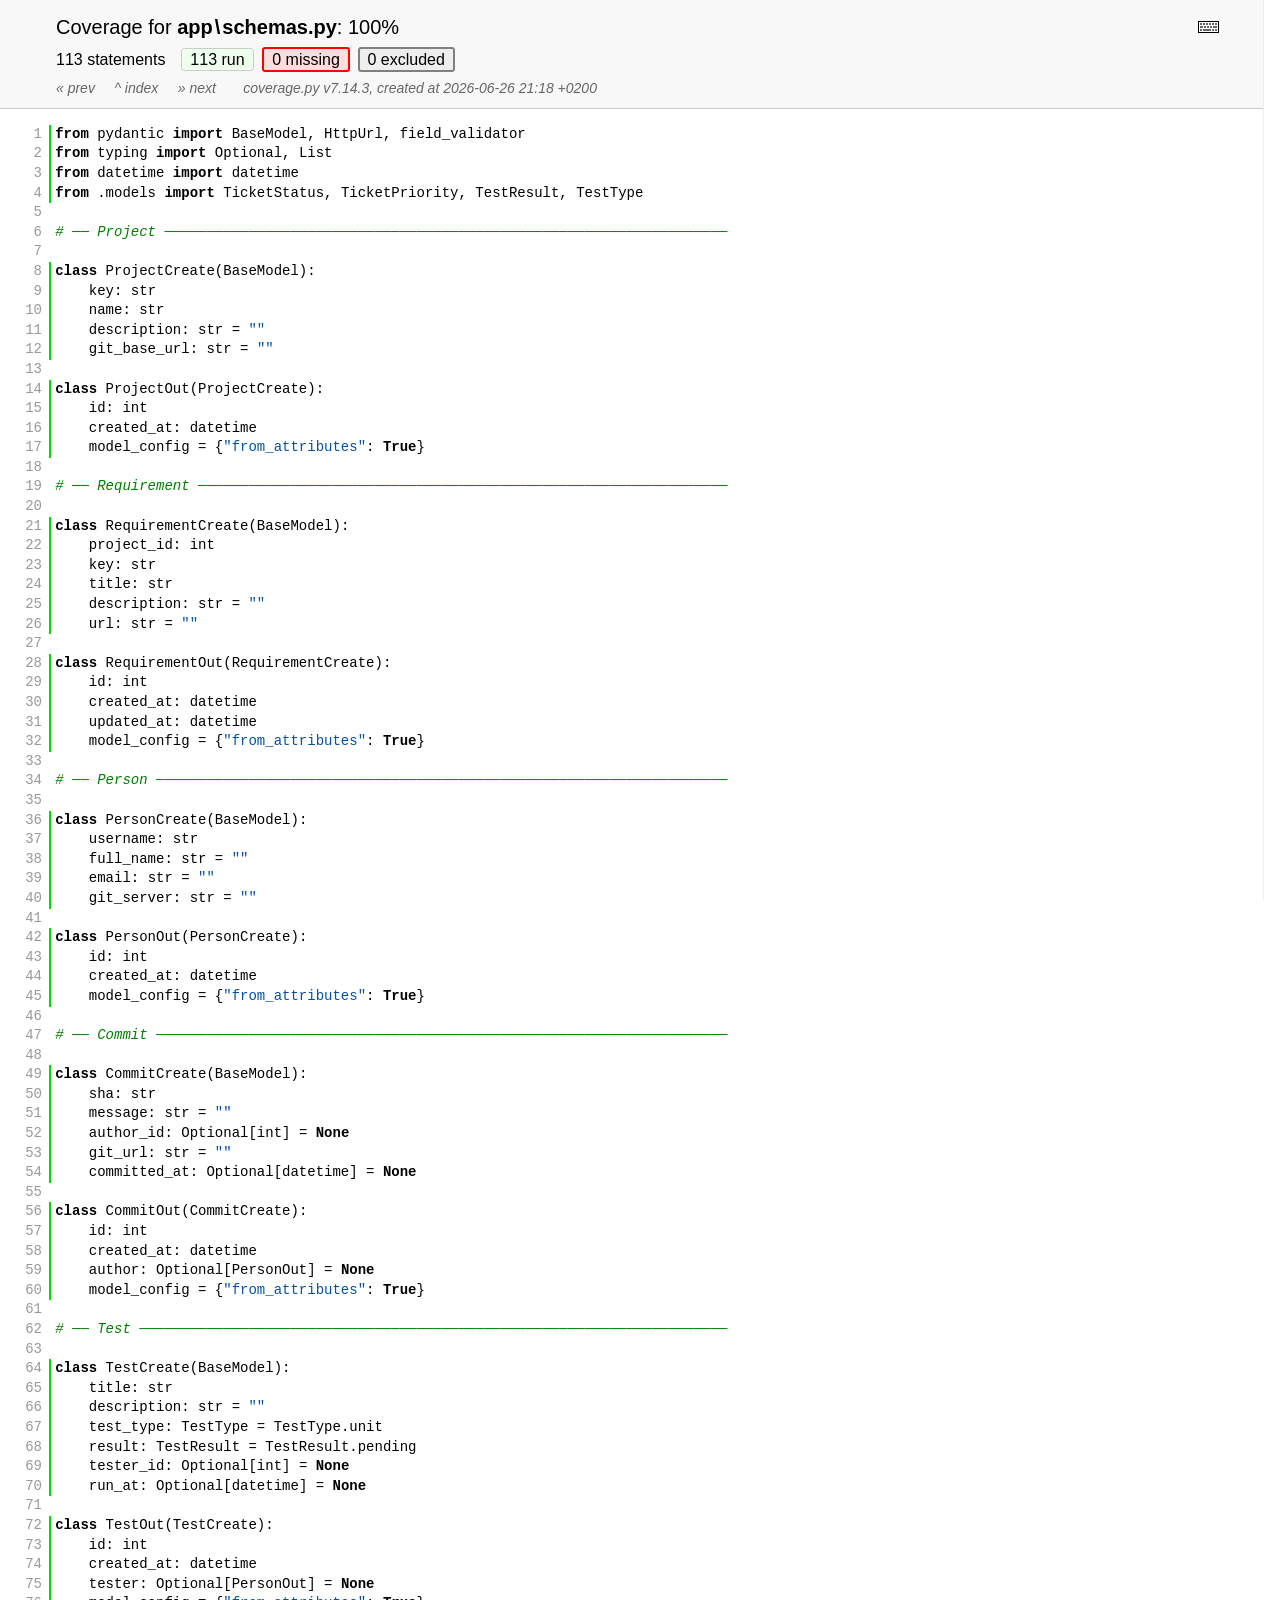
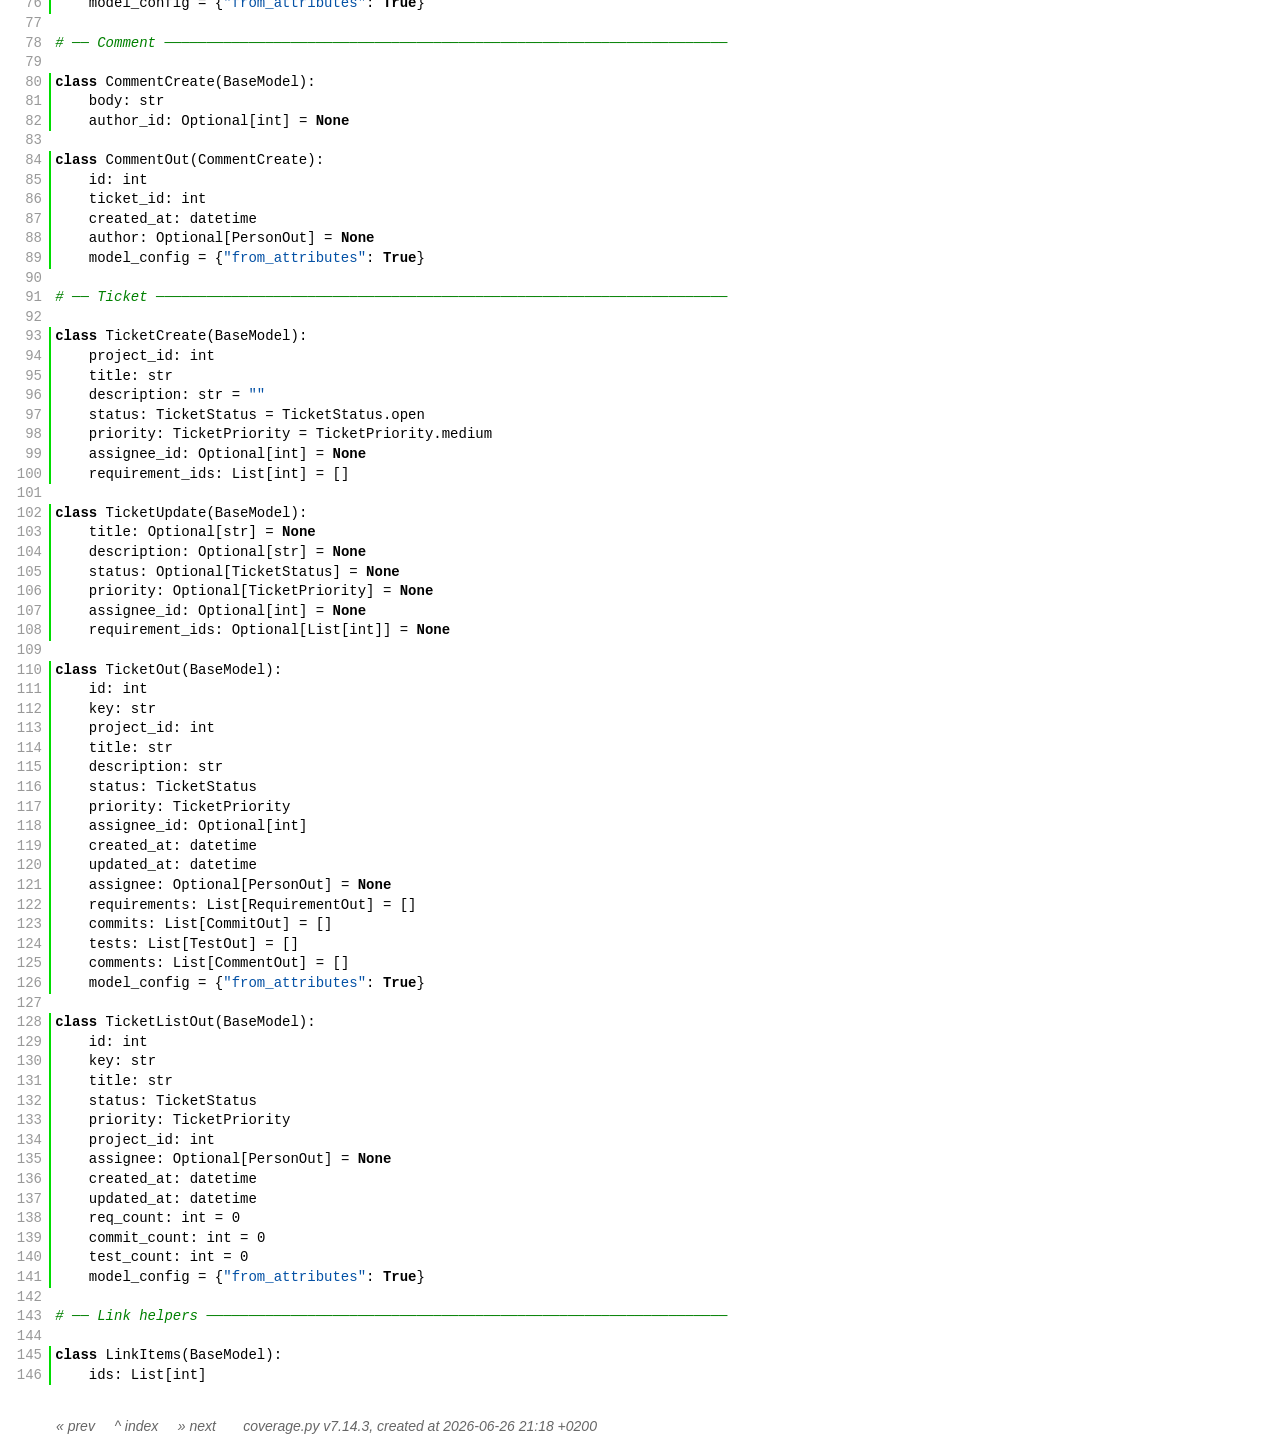
<file: doc/coverage/z_5f5a17c013354698_schemas_py.html>
<!DOCTYPE html>
<html lang="en">
<head>
    <meta http-equiv="Content-Type" content="text/html; charset=utf-8">
    <title>Coverage for app\schemas.py: 100%</title>
    <link rel="icon" sizes="32x32" href="favicon_32_cb_c827f16f.png">
    <link rel="stylesheet" href="style_cb_0853b3de.css" type="text/css">
    <script src="coverage_html_cb_188fc9a4.js" defer></script>
</head>
<body class="pyfile">
<header>
    <div class="content">
        <h1>
            <span class="text">Coverage for </span><b>app<span class="sep">\</span>schemas.py</b>:
            <span class="pc_cov">100%</span>
        </h1>
        <aside id="help_panel_wrapper">
            <input id="help_panel_state" type="checkbox">
            <label for="help_panel_state">
                <img id="keyboard_icon" src="keybd_closed_cb_900cfef5.png" alt="Show/hide keyboard shortcuts">
            </label>
            <div id="help_panel">
                <p class="legend">Shortcuts on this page</p>
                <div class="keyhelp">
                    <p>
                        <kbd>r</kbd>
                        <kbd>m</kbd>
                        <kbd>x</kbd>
                        &nbsp; toggle line displays
                    </p>
                    <p>
                        <kbd>j</kbd>
                        <kbd>k</kbd>
                        &nbsp; next/prev highlighted chunk
                    </p>
                    <p>
                        <kbd>0</kbd> &nbsp; (zero) top of page
                    </p>
                    <p>
                        <kbd>1</kbd> &nbsp; (one) first highlighted chunk
                    </p>
                    <p>
                        <kbd>[</kbd>
                        <kbd>]</kbd>
                        &nbsp; prev/next file
                    </p>
                    <p>
                        <kbd>u</kbd> &nbsp; up to the index
                    </p>
                    <p>
                        <kbd>?</kbd> &nbsp; show/hide this help
                    </p>
                </div>
            </div>
        </aside>
        <h2>
            <span class="text">113 statements &nbsp;</span>
            <button type="button" class="run button_toggle_run" value="run" data-shortcut="r" title="Toggle lines run">113<span class="text"> run</span></button>
            <button type="button" class="mis show_mis button_toggle_mis" value="mis" data-shortcut="m" title="Toggle lines missing">0<span class="text"> missing</span></button>
            <button type="button" class="exc show_exc button_toggle_exc" value="exc" data-shortcut="x" title="Toggle lines excluded">0<span class="text"> excluded</span></button>
        </h2>
        <p class="text">
            <a id="prevFileLink" class="nav" href="z_84e85958b078cc7a_tickets_py.html">&#xab; prev</a> &nbsp; &nbsp;
            <a id="indexLink" class="nav" href="index.html">&Hat; index</a> &nbsp; &nbsp;
            <a id="nextFileLink" class="nav" href="index.html">&#xbb; next</a>
            &nbsp; &nbsp; &nbsp;
            <a class="nav" href="https://coverage.readthedocs.io/en/7.14.3">coverage.py v7.14.3</a>,
            created at 2026-06-26 21:18 +0200
        </p>
        <aside class="hidden">
            <button type="button" class="button_next_chunk" data-shortcut="j"></button>
            <button type="button" class="button_prev_chunk" data-shortcut="k"></button>
            <button type="button" class="button_top_of_page" data-shortcut="0"></button>
            <button type="button" class="button_first_chunk" data-shortcut="1"></button>
            <button type="button" class="button_prev_file" data-shortcut="["></button>
            <button type="button" class="button_next_file" data-shortcut="]"></button>
            <button type="button" class="button_to_index" data-shortcut="u"></button>
            <button type="button" class="button_show_hide_help" data-shortcut="?"></button>
        </aside>
    </div>
</header>
<main id="source">
    <p class="run"><span class="n"><a id="t1" href="#t1">1</a></span><span class="t"><span class="key">from</span> <span class="nam">pydantic</span> <span class="key">import</span> <span class="nam">BaseModel</span><span class="op">,</span> <span class="nam">HttpUrl</span><span class="op">,</span> <span class="nam">field_validator</span>&nbsp;</span><span class="r"></span></p>
    <p class="run"><span class="n"><a id="t2" href="#t2">2</a></span><span class="t"><span class="key">from</span> <span class="nam">typing</span> <span class="key">import</span> <span class="nam">Optional</span><span class="op">,</span> <span class="nam">List</span>&nbsp;</span><span class="r"></span></p>
    <p class="run"><span class="n"><a id="t3" href="#t3">3</a></span><span class="t"><span class="key">from</span> <span class="nam">datetime</span> <span class="key">import</span> <span class="nam">datetime</span>&nbsp;</span><span class="r"></span></p>
    <p class="run"><span class="n"><a id="t4" href="#t4">4</a></span><span class="t"><span class="key">from</span> <span class="op">.</span><span class="nam">models</span> <span class="key">import</span> <span class="nam">TicketStatus</span><span class="op">,</span> <span class="nam">TicketPriority</span><span class="op">,</span> <span class="nam">TestResult</span><span class="op">,</span> <span class="nam">TestType</span>&nbsp;</span><span class="r"></span></p>
    <p class="pln"><span class="n"><a id="t5" href="#t5">5</a></span><span class="t">&nbsp;</span><span class="r"></span></p>
    <p class="pln"><span class="n"><a id="t6" href="#t6">6</a></span><span class="t"><span class="com"># &#9472;&#9472; Project &#9472;&#9472;&#9472;&#9472;&#9472;&#9472;&#9472;&#9472;&#9472;&#9472;&#9472;&#9472;&#9472;&#9472;&#9472;&#9472;&#9472;&#9472;&#9472;&#9472;&#9472;&#9472;&#9472;&#9472;&#9472;&#9472;&#9472;&#9472;&#9472;&#9472;&#9472;&#9472;&#9472;&#9472;&#9472;&#9472;&#9472;&#9472;&#9472;&#9472;&#9472;&#9472;&#9472;&#9472;&#9472;&#9472;&#9472;&#9472;&#9472;&#9472;&#9472;&#9472;&#9472;&#9472;&#9472;&#9472;&#9472;&#9472;&#9472;&#9472;&#9472;&#9472;&#9472;&#9472;&#9472;&#9472;&#9472;</span>&nbsp;</span><span class="r"></span></p>
    <p class="pln"><span class="n"><a id="t7" href="#t7">7</a></span><span class="t">&nbsp;</span><span class="r"></span></p>
    <p class="run"><span class="n"><a id="t8" href="#t8">8</a></span><span class="t"><span class="key">class</span> <span class="nam">ProjectCreate</span><span class="op">(</span><span class="nam">BaseModel</span><span class="op">)</span><span class="op">:</span>&nbsp;</span><span class="r"></span></p>
    <p class="run"><span class="n"><a id="t9" href="#t9">9</a></span><span class="t">    <span class="nam">key</span><span class="op">:</span> <span class="nam">str</span>&nbsp;</span><span class="r"></span></p>
    <p class="run"><span class="n"><a id="t10" href="#t10">10</a></span><span class="t">    <span class="nam">name</span><span class="op">:</span> <span class="nam">str</span>&nbsp;</span><span class="r"></span></p>
    <p class="run"><span class="n"><a id="t11" href="#t11">11</a></span><span class="t">    <span class="nam">description</span><span class="op">:</span> <span class="nam">str</span> <span class="op">=</span> <span class="str">""</span>&nbsp;</span><span class="r"></span></p>
    <p class="run"><span class="n"><a id="t12" href="#t12">12</a></span><span class="t">    <span class="nam">git_base_url</span><span class="op">:</span> <span class="nam">str</span> <span class="op">=</span> <span class="str">""</span>&nbsp;</span><span class="r"></span></p>
    <p class="pln"><span class="n"><a id="t13" href="#t13">13</a></span><span class="t">&nbsp;</span><span class="r"></span></p>
    <p class="run"><span class="n"><a id="t14" href="#t14">14</a></span><span class="t"><span class="key">class</span> <span class="nam">ProjectOut</span><span class="op">(</span><span class="nam">ProjectCreate</span><span class="op">)</span><span class="op">:</span>&nbsp;</span><span class="r"></span></p>
    <p class="run"><span class="n"><a id="t15" href="#t15">15</a></span><span class="t">    <span class="nam">id</span><span class="op">:</span> <span class="nam">int</span>&nbsp;</span><span class="r"></span></p>
    <p class="run"><span class="n"><a id="t16" href="#t16">16</a></span><span class="t">    <span class="nam">created_at</span><span class="op">:</span> <span class="nam">datetime</span>&nbsp;</span><span class="r"></span></p>
    <p class="run"><span class="n"><a id="t17" href="#t17">17</a></span><span class="t">    <span class="nam">model_config</span> <span class="op">=</span> <span class="op">{</span><span class="str">"from_attributes"</span><span class="op">:</span> <span class="key">True</span><span class="op">}</span>&nbsp;</span><span class="r"></span></p>
    <p class="pln"><span class="n"><a id="t18" href="#t18">18</a></span><span class="t">&nbsp;</span><span class="r"></span></p>
    <p class="pln"><span class="n"><a id="t19" href="#t19">19</a></span><span class="t"><span class="com"># &#9472;&#9472; Requirement &#9472;&#9472;&#9472;&#9472;&#9472;&#9472;&#9472;&#9472;&#9472;&#9472;&#9472;&#9472;&#9472;&#9472;&#9472;&#9472;&#9472;&#9472;&#9472;&#9472;&#9472;&#9472;&#9472;&#9472;&#9472;&#9472;&#9472;&#9472;&#9472;&#9472;&#9472;&#9472;&#9472;&#9472;&#9472;&#9472;&#9472;&#9472;&#9472;&#9472;&#9472;&#9472;&#9472;&#9472;&#9472;&#9472;&#9472;&#9472;&#9472;&#9472;&#9472;&#9472;&#9472;&#9472;&#9472;&#9472;&#9472;&#9472;&#9472;&#9472;&#9472;&#9472;&#9472;</span>&nbsp;</span><span class="r"></span></p>
    <p class="pln"><span class="n"><a id="t20" href="#t20">20</a></span><span class="t">&nbsp;</span><span class="r"></span></p>
    <p class="run"><span class="n"><a id="t21" href="#t21">21</a></span><span class="t"><span class="key">class</span> <span class="nam">RequirementCreate</span><span class="op">(</span><span class="nam">BaseModel</span><span class="op">)</span><span class="op">:</span>&nbsp;</span><span class="r"></span></p>
    <p class="run"><span class="n"><a id="t22" href="#t22">22</a></span><span class="t">    <span class="nam">project_id</span><span class="op">:</span> <span class="nam">int</span>&nbsp;</span><span class="r"></span></p>
    <p class="run"><span class="n"><a id="t23" href="#t23">23</a></span><span class="t">    <span class="nam">key</span><span class="op">:</span> <span class="nam">str</span>&nbsp;</span><span class="r"></span></p>
    <p class="run"><span class="n"><a id="t24" href="#t24">24</a></span><span class="t">    <span class="nam">title</span><span class="op">:</span> <span class="nam">str</span>&nbsp;</span><span class="r"></span></p>
    <p class="run"><span class="n"><a id="t25" href="#t25">25</a></span><span class="t">    <span class="nam">description</span><span class="op">:</span> <span class="nam">str</span> <span class="op">=</span> <span class="str">""</span>&nbsp;</span><span class="r"></span></p>
    <p class="run"><span class="n"><a id="t26" href="#t26">26</a></span><span class="t">    <span class="nam">url</span><span class="op">:</span> <span class="nam">str</span> <span class="op">=</span> <span class="str">""</span>&nbsp;</span><span class="r"></span></p>
    <p class="pln"><span class="n"><a id="t27" href="#t27">27</a></span><span class="t">&nbsp;</span><span class="r"></span></p>
    <p class="run"><span class="n"><a id="t28" href="#t28">28</a></span><span class="t"><span class="key">class</span> <span class="nam">RequirementOut</span><span class="op">(</span><span class="nam">RequirementCreate</span><span class="op">)</span><span class="op">:</span>&nbsp;</span><span class="r"></span></p>
    <p class="run"><span class="n"><a id="t29" href="#t29">29</a></span><span class="t">    <span class="nam">id</span><span class="op">:</span> <span class="nam">int</span>&nbsp;</span><span class="r"></span></p>
    <p class="run"><span class="n"><a id="t30" href="#t30">30</a></span><span class="t">    <span class="nam">created_at</span><span class="op">:</span> <span class="nam">datetime</span>&nbsp;</span><span class="r"></span></p>
    <p class="run"><span class="n"><a id="t31" href="#t31">31</a></span><span class="t">    <span class="nam">updated_at</span><span class="op">:</span> <span class="nam">datetime</span>&nbsp;</span><span class="r"></span></p>
    <p class="run"><span class="n"><a id="t32" href="#t32">32</a></span><span class="t">    <span class="nam">model_config</span> <span class="op">=</span> <span class="op">{</span><span class="str">"from_attributes"</span><span class="op">:</span> <span class="key">True</span><span class="op">}</span>&nbsp;</span><span class="r"></span></p>
    <p class="pln"><span class="n"><a id="t33" href="#t33">33</a></span><span class="t">&nbsp;</span><span class="r"></span></p>
    <p class="pln"><span class="n"><a id="t34" href="#t34">34</a></span><span class="t"><span class="com"># &#9472;&#9472; Person &#9472;&#9472;&#9472;&#9472;&#9472;&#9472;&#9472;&#9472;&#9472;&#9472;&#9472;&#9472;&#9472;&#9472;&#9472;&#9472;&#9472;&#9472;&#9472;&#9472;&#9472;&#9472;&#9472;&#9472;&#9472;&#9472;&#9472;&#9472;&#9472;&#9472;&#9472;&#9472;&#9472;&#9472;&#9472;&#9472;&#9472;&#9472;&#9472;&#9472;&#9472;&#9472;&#9472;&#9472;&#9472;&#9472;&#9472;&#9472;&#9472;&#9472;&#9472;&#9472;&#9472;&#9472;&#9472;&#9472;&#9472;&#9472;&#9472;&#9472;&#9472;&#9472;&#9472;&#9472;&#9472;&#9472;&#9472;&#9472;</span>&nbsp;</span><span class="r"></span></p>
    <p class="pln"><span class="n"><a id="t35" href="#t35">35</a></span><span class="t">&nbsp;</span><span class="r"></span></p>
    <p class="run"><span class="n"><a id="t36" href="#t36">36</a></span><span class="t"><span class="key">class</span> <span class="nam">PersonCreate</span><span class="op">(</span><span class="nam">BaseModel</span><span class="op">)</span><span class="op">:</span>&nbsp;</span><span class="r"></span></p>
    <p class="run"><span class="n"><a id="t37" href="#t37">37</a></span><span class="t">    <span class="nam">username</span><span class="op">:</span> <span class="nam">str</span>&nbsp;</span><span class="r"></span></p>
    <p class="run"><span class="n"><a id="t38" href="#t38">38</a></span><span class="t">    <span class="nam">full_name</span><span class="op">:</span> <span class="nam">str</span> <span class="op">=</span> <span class="str">""</span>&nbsp;</span><span class="r"></span></p>
    <p class="run"><span class="n"><a id="t39" href="#t39">39</a></span><span class="t">    <span class="nam">email</span><span class="op">:</span> <span class="nam">str</span> <span class="op">=</span> <span class="str">""</span>&nbsp;</span><span class="r"></span></p>
    <p class="run"><span class="n"><a id="t40" href="#t40">40</a></span><span class="t">    <span class="nam">git_server</span><span class="op">:</span> <span class="nam">str</span> <span class="op">=</span> <span class="str">""</span>&nbsp;</span><span class="r"></span></p>
    <p class="pln"><span class="n"><a id="t41" href="#t41">41</a></span><span class="t">&nbsp;</span><span class="r"></span></p>
    <p class="run"><span class="n"><a id="t42" href="#t42">42</a></span><span class="t"><span class="key">class</span> <span class="nam">PersonOut</span><span class="op">(</span><span class="nam">PersonCreate</span><span class="op">)</span><span class="op">:</span>&nbsp;</span><span class="r"></span></p>
    <p class="run"><span class="n"><a id="t43" href="#t43">43</a></span><span class="t">    <span class="nam">id</span><span class="op">:</span> <span class="nam">int</span>&nbsp;</span><span class="r"></span></p>
    <p class="run"><span class="n"><a id="t44" href="#t44">44</a></span><span class="t">    <span class="nam">created_at</span><span class="op">:</span> <span class="nam">datetime</span>&nbsp;</span><span class="r"></span></p>
    <p class="run"><span class="n"><a id="t45" href="#t45">45</a></span><span class="t">    <span class="nam">model_config</span> <span class="op">=</span> <span class="op">{</span><span class="str">"from_attributes"</span><span class="op">:</span> <span class="key">True</span><span class="op">}</span>&nbsp;</span><span class="r"></span></p>
    <p class="pln"><span class="n"><a id="t46" href="#t46">46</a></span><span class="t">&nbsp;</span><span class="r"></span></p>
    <p class="pln"><span class="n"><a id="t47" href="#t47">47</a></span><span class="t"><span class="com"># &#9472;&#9472; Commit &#9472;&#9472;&#9472;&#9472;&#9472;&#9472;&#9472;&#9472;&#9472;&#9472;&#9472;&#9472;&#9472;&#9472;&#9472;&#9472;&#9472;&#9472;&#9472;&#9472;&#9472;&#9472;&#9472;&#9472;&#9472;&#9472;&#9472;&#9472;&#9472;&#9472;&#9472;&#9472;&#9472;&#9472;&#9472;&#9472;&#9472;&#9472;&#9472;&#9472;&#9472;&#9472;&#9472;&#9472;&#9472;&#9472;&#9472;&#9472;&#9472;&#9472;&#9472;&#9472;&#9472;&#9472;&#9472;&#9472;&#9472;&#9472;&#9472;&#9472;&#9472;&#9472;&#9472;&#9472;&#9472;&#9472;&#9472;&#9472;</span>&nbsp;</span><span class="r"></span></p>
    <p class="pln"><span class="n"><a id="t48" href="#t48">48</a></span><span class="t">&nbsp;</span><span class="r"></span></p>
    <p class="run"><span class="n"><a id="t49" href="#t49">49</a></span><span class="t"><span class="key">class</span> <span class="nam">CommitCreate</span><span class="op">(</span><span class="nam">BaseModel</span><span class="op">)</span><span class="op">:</span>&nbsp;</span><span class="r"></span></p>
    <p class="run"><span class="n"><a id="t50" href="#t50">50</a></span><span class="t">    <span class="nam">sha</span><span class="op">:</span> <span class="nam">str</span>&nbsp;</span><span class="r"></span></p>
    <p class="run"><span class="n"><a id="t51" href="#t51">51</a></span><span class="t">    <span class="nam">message</span><span class="op">:</span> <span class="nam">str</span> <span class="op">=</span> <span class="str">""</span>&nbsp;</span><span class="r"></span></p>
    <p class="run"><span class="n"><a id="t52" href="#t52">52</a></span><span class="t">    <span class="nam">author_id</span><span class="op">:</span> <span class="nam">Optional</span><span class="op">[</span><span class="nam">int</span><span class="op">]</span> <span class="op">=</span> <span class="key">None</span>&nbsp;</span><span class="r"></span></p>
    <p class="run"><span class="n"><a id="t53" href="#t53">53</a></span><span class="t">    <span class="nam">git_url</span><span class="op">:</span> <span class="nam">str</span> <span class="op">=</span> <span class="str">""</span>&nbsp;</span><span class="r"></span></p>
    <p class="run"><span class="n"><a id="t54" href="#t54">54</a></span><span class="t">    <span class="nam">committed_at</span><span class="op">:</span> <span class="nam">Optional</span><span class="op">[</span><span class="nam">datetime</span><span class="op">]</span> <span class="op">=</span> <span class="key">None</span>&nbsp;</span><span class="r"></span></p>
    <p class="pln"><span class="n"><a id="t55" href="#t55">55</a></span><span class="t">&nbsp;</span><span class="r"></span></p>
    <p class="run"><span class="n"><a id="t56" href="#t56">56</a></span><span class="t"><span class="key">class</span> <span class="nam">CommitOut</span><span class="op">(</span><span class="nam">CommitCreate</span><span class="op">)</span><span class="op">:</span>&nbsp;</span><span class="r"></span></p>
    <p class="run"><span class="n"><a id="t57" href="#t57">57</a></span><span class="t">    <span class="nam">id</span><span class="op">:</span> <span class="nam">int</span>&nbsp;</span><span class="r"></span></p>
    <p class="run"><span class="n"><a id="t58" href="#t58">58</a></span><span class="t">    <span class="nam">created_at</span><span class="op">:</span> <span class="nam">datetime</span>&nbsp;</span><span class="r"></span></p>
    <p class="run"><span class="n"><a id="t59" href="#t59">59</a></span><span class="t">    <span class="nam">author</span><span class="op">:</span> <span class="nam">Optional</span><span class="op">[</span><span class="nam">PersonOut</span><span class="op">]</span> <span class="op">=</span> <span class="key">None</span>&nbsp;</span><span class="r"></span></p>
    <p class="run"><span class="n"><a id="t60" href="#t60">60</a></span><span class="t">    <span class="nam">model_config</span> <span class="op">=</span> <span class="op">{</span><span class="str">"from_attributes"</span><span class="op">:</span> <span class="key">True</span><span class="op">}</span>&nbsp;</span><span class="r"></span></p>
    <p class="pln"><span class="n"><a id="t61" href="#t61">61</a></span><span class="t">&nbsp;</span><span class="r"></span></p>
    <p class="pln"><span class="n"><a id="t62" href="#t62">62</a></span><span class="t"><span class="com"># &#9472;&#9472; Test &#9472;&#9472;&#9472;&#9472;&#9472;&#9472;&#9472;&#9472;&#9472;&#9472;&#9472;&#9472;&#9472;&#9472;&#9472;&#9472;&#9472;&#9472;&#9472;&#9472;&#9472;&#9472;&#9472;&#9472;&#9472;&#9472;&#9472;&#9472;&#9472;&#9472;&#9472;&#9472;&#9472;&#9472;&#9472;&#9472;&#9472;&#9472;&#9472;&#9472;&#9472;&#9472;&#9472;&#9472;&#9472;&#9472;&#9472;&#9472;&#9472;&#9472;&#9472;&#9472;&#9472;&#9472;&#9472;&#9472;&#9472;&#9472;&#9472;&#9472;&#9472;&#9472;&#9472;&#9472;&#9472;&#9472;&#9472;&#9472;&#9472;&#9472;</span>&nbsp;</span><span class="r"></span></p>
    <p class="pln"><span class="n"><a id="t63" href="#t63">63</a></span><span class="t">&nbsp;</span><span class="r"></span></p>
    <p class="run"><span class="n"><a id="t64" href="#t64">64</a></span><span class="t"><span class="key">class</span> <span class="nam">TestCreate</span><span class="op">(</span><span class="nam">BaseModel</span><span class="op">)</span><span class="op">:</span>&nbsp;</span><span class="r"></span></p>
    <p class="run"><span class="n"><a id="t65" href="#t65">65</a></span><span class="t">    <span class="nam">title</span><span class="op">:</span> <span class="nam">str</span>&nbsp;</span><span class="r"></span></p>
    <p class="run"><span class="n"><a id="t66" href="#t66">66</a></span><span class="t">    <span class="nam">description</span><span class="op">:</span> <span class="nam">str</span> <span class="op">=</span> <span class="str">""</span>&nbsp;</span><span class="r"></span></p>
    <p class="run"><span class="n"><a id="t67" href="#t67">67</a></span><span class="t">    <span class="nam">test_type</span><span class="op">:</span> <span class="nam">TestType</span> <span class="op">=</span> <span class="nam">TestType</span><span class="op">.</span><span class="nam">unit</span>&nbsp;</span><span class="r"></span></p>
    <p class="run"><span class="n"><a id="t68" href="#t68">68</a></span><span class="t">    <span class="nam">result</span><span class="op">:</span> <span class="nam">TestResult</span> <span class="op">=</span> <span class="nam">TestResult</span><span class="op">.</span><span class="nam">pending</span>&nbsp;</span><span class="r"></span></p>
    <p class="run"><span class="n"><a id="t69" href="#t69">69</a></span><span class="t">    <span class="nam">tester_id</span><span class="op">:</span> <span class="nam">Optional</span><span class="op">[</span><span class="nam">int</span><span class="op">]</span> <span class="op">=</span> <span class="key">None</span>&nbsp;</span><span class="r"></span></p>
    <p class="run"><span class="n"><a id="t70" href="#t70">70</a></span><span class="t">    <span class="nam">run_at</span><span class="op">:</span> <span class="nam">Optional</span><span class="op">[</span><span class="nam">datetime</span><span class="op">]</span> <span class="op">=</span> <span class="key">None</span>&nbsp;</span><span class="r"></span></p>
    <p class="pln"><span class="n"><a id="t71" href="#t71">71</a></span><span class="t">&nbsp;</span><span class="r"></span></p>
    <p class="run"><span class="n"><a id="t72" href="#t72">72</a></span><span class="t"><span class="key">class</span> <span class="nam">TestOut</span><span class="op">(</span><span class="nam">TestCreate</span><span class="op">)</span><span class="op">:</span>&nbsp;</span><span class="r"></span></p>
    <p class="run"><span class="n"><a id="t73" href="#t73">73</a></span><span class="t">    <span class="nam">id</span><span class="op">:</span> <span class="nam">int</span>&nbsp;</span><span class="r"></span></p>
    <p class="run"><span class="n"><a id="t74" href="#t74">74</a></span><span class="t">    <span class="nam">created_at</span><span class="op">:</span> <span class="nam">datetime</span>&nbsp;</span><span class="r"></span></p>
    <p class="run"><span class="n"><a id="t75" href="#t75">75</a></span><span class="t">    <span class="nam">tester</span><span class="op">:</span> <span class="nam">Optional</span><span class="op">[</span><span class="nam">PersonOut</span><span class="op">]</span> <span class="op">=</span> <span class="key">None</span>&nbsp;</span><span class="r"></span></p>
    <p class="run"><span class="n"><a id="t76" href="#t76">76</a></span><span class="t">    <span class="nam">model_config</span> <span class="op">=</span> <span class="op">{</span><span class="str">"from_attributes"</span><span class="op">:</span> <span class="key">True</span><span class="op">}</span>&nbsp;</span><span class="r"></span></p>
    <p class="pln"><span class="n"><a id="t77" href="#t77">77</a></span><span class="t">&nbsp;</span><span class="r"></span></p>
    <p class="pln"><span class="n"><a id="t78" href="#t78">78</a></span><span class="t"><span class="com"># &#9472;&#9472; Comment &#9472;&#9472;&#9472;&#9472;&#9472;&#9472;&#9472;&#9472;&#9472;&#9472;&#9472;&#9472;&#9472;&#9472;&#9472;&#9472;&#9472;&#9472;&#9472;&#9472;&#9472;&#9472;&#9472;&#9472;&#9472;&#9472;&#9472;&#9472;&#9472;&#9472;&#9472;&#9472;&#9472;&#9472;&#9472;&#9472;&#9472;&#9472;&#9472;&#9472;&#9472;&#9472;&#9472;&#9472;&#9472;&#9472;&#9472;&#9472;&#9472;&#9472;&#9472;&#9472;&#9472;&#9472;&#9472;&#9472;&#9472;&#9472;&#9472;&#9472;&#9472;&#9472;&#9472;&#9472;&#9472;&#9472;&#9472;</span>&nbsp;</span><span class="r"></span></p>
    <p class="pln"><span class="n"><a id="t79" href="#t79">79</a></span><span class="t">&nbsp;</span><span class="r"></span></p>
    <p class="run"><span class="n"><a id="t80" href="#t80">80</a></span><span class="t"><span class="key">class</span> <span class="nam">CommentCreate</span><span class="op">(</span><span class="nam">BaseModel</span><span class="op">)</span><span class="op">:</span>&nbsp;</span><span class="r"></span></p>
    <p class="run"><span class="n"><a id="t81" href="#t81">81</a></span><span class="t">    <span class="nam">body</span><span class="op">:</span> <span class="nam">str</span>&nbsp;</span><span class="r"></span></p>
    <p class="run"><span class="n"><a id="t82" href="#t82">82</a></span><span class="t">    <span class="nam">author_id</span><span class="op">:</span> <span class="nam">Optional</span><span class="op">[</span><span class="nam">int</span><span class="op">]</span> <span class="op">=</span> <span class="key">None</span>&nbsp;</span><span class="r"></span></p>
    <p class="pln"><span class="n"><a id="t83" href="#t83">83</a></span><span class="t">&nbsp;</span><span class="r"></span></p>
    <p class="run"><span class="n"><a id="t84" href="#t84">84</a></span><span class="t"><span class="key">class</span> <span class="nam">CommentOut</span><span class="op">(</span><span class="nam">CommentCreate</span><span class="op">)</span><span class="op">:</span>&nbsp;</span><span class="r"></span></p>
    <p class="run"><span class="n"><a id="t85" href="#t85">85</a></span><span class="t">    <span class="nam">id</span><span class="op">:</span> <span class="nam">int</span>&nbsp;</span><span class="r"></span></p>
    <p class="run"><span class="n"><a id="t86" href="#t86">86</a></span><span class="t">    <span class="nam">ticket_id</span><span class="op">:</span> <span class="nam">int</span>&nbsp;</span><span class="r"></span></p>
    <p class="run"><span class="n"><a id="t87" href="#t87">87</a></span><span class="t">    <span class="nam">created_at</span><span class="op">:</span> <span class="nam">datetime</span>&nbsp;</span><span class="r"></span></p>
    <p class="run"><span class="n"><a id="t88" href="#t88">88</a></span><span class="t">    <span class="nam">author</span><span class="op">:</span> <span class="nam">Optional</span><span class="op">[</span><span class="nam">PersonOut</span><span class="op">]</span> <span class="op">=</span> <span class="key">None</span>&nbsp;</span><span class="r"></span></p>
    <p class="run"><span class="n"><a id="t89" href="#t89">89</a></span><span class="t">    <span class="nam">model_config</span> <span class="op">=</span> <span class="op">{</span><span class="str">"from_attributes"</span><span class="op">:</span> <span class="key">True</span><span class="op">}</span>&nbsp;</span><span class="r"></span></p>
    <p class="pln"><span class="n"><a id="t90" href="#t90">90</a></span><span class="t">&nbsp;</span><span class="r"></span></p>
    <p class="pln"><span class="n"><a id="t91" href="#t91">91</a></span><span class="t"><span class="com"># &#9472;&#9472; Ticket &#9472;&#9472;&#9472;&#9472;&#9472;&#9472;&#9472;&#9472;&#9472;&#9472;&#9472;&#9472;&#9472;&#9472;&#9472;&#9472;&#9472;&#9472;&#9472;&#9472;&#9472;&#9472;&#9472;&#9472;&#9472;&#9472;&#9472;&#9472;&#9472;&#9472;&#9472;&#9472;&#9472;&#9472;&#9472;&#9472;&#9472;&#9472;&#9472;&#9472;&#9472;&#9472;&#9472;&#9472;&#9472;&#9472;&#9472;&#9472;&#9472;&#9472;&#9472;&#9472;&#9472;&#9472;&#9472;&#9472;&#9472;&#9472;&#9472;&#9472;&#9472;&#9472;&#9472;&#9472;&#9472;&#9472;&#9472;&#9472;</span>&nbsp;</span><span class="r"></span></p>
    <p class="pln"><span class="n"><a id="t92" href="#t92">92</a></span><span class="t">&nbsp;</span><span class="r"></span></p>
    <p class="run"><span class="n"><a id="t93" href="#t93">93</a></span><span class="t"><span class="key">class</span> <span class="nam">TicketCreate</span><span class="op">(</span><span class="nam">BaseModel</span><span class="op">)</span><span class="op">:</span>&nbsp;</span><span class="r"></span></p>
    <p class="run"><span class="n"><a id="t94" href="#t94">94</a></span><span class="t">    <span class="nam">project_id</span><span class="op">:</span> <span class="nam">int</span>&nbsp;</span><span class="r"></span></p>
    <p class="run"><span class="n"><a id="t95" href="#t95">95</a></span><span class="t">    <span class="nam">title</span><span class="op">:</span> <span class="nam">str</span>&nbsp;</span><span class="r"></span></p>
    <p class="run"><span class="n"><a id="t96" href="#t96">96</a></span><span class="t">    <span class="nam">description</span><span class="op">:</span> <span class="nam">str</span> <span class="op">=</span> <span class="str">""</span>&nbsp;</span><span class="r"></span></p>
    <p class="run"><span class="n"><a id="t97" href="#t97">97</a></span><span class="t">    <span class="nam">status</span><span class="op">:</span> <span class="nam">TicketStatus</span> <span class="op">=</span> <span class="nam">TicketStatus</span><span class="op">.</span><span class="nam">open</span>&nbsp;</span><span class="r"></span></p>
    <p class="run"><span class="n"><a id="t98" href="#t98">98</a></span><span class="t">    <span class="nam">priority</span><span class="op">:</span> <span class="nam">TicketPriority</span> <span class="op">=</span> <span class="nam">TicketPriority</span><span class="op">.</span><span class="nam">medium</span>&nbsp;</span><span class="r"></span></p>
    <p class="run"><span class="n"><a id="t99" href="#t99">99</a></span><span class="t">    <span class="nam">assignee_id</span><span class="op">:</span> <span class="nam">Optional</span><span class="op">[</span><span class="nam">int</span><span class="op">]</span> <span class="op">=</span> <span class="key">None</span>&nbsp;</span><span class="r"></span></p>
    <p class="run"><span class="n"><a id="t100" href="#t100">100</a></span><span class="t">    <span class="nam">requirement_ids</span><span class="op">:</span> <span class="nam">List</span><span class="op">[</span><span class="nam">int</span><span class="op">]</span> <span class="op">=</span> <span class="op">[</span><span class="op">]</span>&nbsp;</span><span class="r"></span></p>
    <p class="pln"><span class="n"><a id="t101" href="#t101">101</a></span><span class="t">&nbsp;</span><span class="r"></span></p>
    <p class="run"><span class="n"><a id="t102" href="#t102">102</a></span><span class="t"><span class="key">class</span> <span class="nam">TicketUpdate</span><span class="op">(</span><span class="nam">BaseModel</span><span class="op">)</span><span class="op">:</span>&nbsp;</span><span class="r"></span></p>
    <p class="run"><span class="n"><a id="t103" href="#t103">103</a></span><span class="t">    <span class="nam">title</span><span class="op">:</span> <span class="nam">Optional</span><span class="op">[</span><span class="nam">str</span><span class="op">]</span> <span class="op">=</span> <span class="key">None</span>&nbsp;</span><span class="r"></span></p>
    <p class="run"><span class="n"><a id="t104" href="#t104">104</a></span><span class="t">    <span class="nam">description</span><span class="op">:</span> <span class="nam">Optional</span><span class="op">[</span><span class="nam">str</span><span class="op">]</span> <span class="op">=</span> <span class="key">None</span>&nbsp;</span><span class="r"></span></p>
    <p class="run"><span class="n"><a id="t105" href="#t105">105</a></span><span class="t">    <span class="nam">status</span><span class="op">:</span> <span class="nam">Optional</span><span class="op">[</span><span class="nam">TicketStatus</span><span class="op">]</span> <span class="op">=</span> <span class="key">None</span>&nbsp;</span><span class="r"></span></p>
    <p class="run"><span class="n"><a id="t106" href="#t106">106</a></span><span class="t">    <span class="nam">priority</span><span class="op">:</span> <span class="nam">Optional</span><span class="op">[</span><span class="nam">TicketPriority</span><span class="op">]</span> <span class="op">=</span> <span class="key">None</span>&nbsp;</span><span class="r"></span></p>
    <p class="run"><span class="n"><a id="t107" href="#t107">107</a></span><span class="t">    <span class="nam">assignee_id</span><span class="op">:</span> <span class="nam">Optional</span><span class="op">[</span><span class="nam">int</span><span class="op">]</span> <span class="op">=</span> <span class="key">None</span>&nbsp;</span><span class="r"></span></p>
    <p class="run"><span class="n"><a id="t108" href="#t108">108</a></span><span class="t">    <span class="nam">requirement_ids</span><span class="op">:</span> <span class="nam">Optional</span><span class="op">[</span><span class="nam">List</span><span class="op">[</span><span class="nam">int</span><span class="op">]</span><span class="op">]</span> <span class="op">=</span> <span class="key">None</span>&nbsp;</span><span class="r"></span></p>
    <p class="pln"><span class="n"><a id="t109" href="#t109">109</a></span><span class="t">&nbsp;</span><span class="r"></span></p>
    <p class="run"><span class="n"><a id="t110" href="#t110">110</a></span><span class="t"><span class="key">class</span> <span class="nam">TicketOut</span><span class="op">(</span><span class="nam">BaseModel</span><span class="op">)</span><span class="op">:</span>&nbsp;</span><span class="r"></span></p>
    <p class="run"><span class="n"><a id="t111" href="#t111">111</a></span><span class="t">    <span class="nam">id</span><span class="op">:</span> <span class="nam">int</span>&nbsp;</span><span class="r"></span></p>
    <p class="run"><span class="n"><a id="t112" href="#t112">112</a></span><span class="t">    <span class="nam">key</span><span class="op">:</span> <span class="nam">str</span>&nbsp;</span><span class="r"></span></p>
    <p class="run"><span class="n"><a id="t113" href="#t113">113</a></span><span class="t">    <span class="nam">project_id</span><span class="op">:</span> <span class="nam">int</span>&nbsp;</span><span class="r"></span></p>
    <p class="run"><span class="n"><a id="t114" href="#t114">114</a></span><span class="t">    <span class="nam">title</span><span class="op">:</span> <span class="nam">str</span>&nbsp;</span><span class="r"></span></p>
    <p class="run"><span class="n"><a id="t115" href="#t115">115</a></span><span class="t">    <span class="nam">description</span><span class="op">:</span> <span class="nam">str</span>&nbsp;</span><span class="r"></span></p>
    <p class="run"><span class="n"><a id="t116" href="#t116">116</a></span><span class="t">    <span class="nam">status</span><span class="op">:</span> <span class="nam">TicketStatus</span>&nbsp;</span><span class="r"></span></p>
    <p class="run"><span class="n"><a id="t117" href="#t117">117</a></span><span class="t">    <span class="nam">priority</span><span class="op">:</span> <span class="nam">TicketPriority</span>&nbsp;</span><span class="r"></span></p>
    <p class="run"><span class="n"><a id="t118" href="#t118">118</a></span><span class="t">    <span class="nam">assignee_id</span><span class="op">:</span> <span class="nam">Optional</span><span class="op">[</span><span class="nam">int</span><span class="op">]</span>&nbsp;</span><span class="r"></span></p>
    <p class="run"><span class="n"><a id="t119" href="#t119">119</a></span><span class="t">    <span class="nam">created_at</span><span class="op">:</span> <span class="nam">datetime</span>&nbsp;</span><span class="r"></span></p>
    <p class="run"><span class="n"><a id="t120" href="#t120">120</a></span><span class="t">    <span class="nam">updated_at</span><span class="op">:</span> <span class="nam">datetime</span>&nbsp;</span><span class="r"></span></p>
    <p class="run"><span class="n"><a id="t121" href="#t121">121</a></span><span class="t">    <span class="nam">assignee</span><span class="op">:</span> <span class="nam">Optional</span><span class="op">[</span><span class="nam">PersonOut</span><span class="op">]</span> <span class="op">=</span> <span class="key">None</span>&nbsp;</span><span class="r"></span></p>
    <p class="run"><span class="n"><a id="t122" href="#t122">122</a></span><span class="t">    <span class="nam">requirements</span><span class="op">:</span> <span class="nam">List</span><span class="op">[</span><span class="nam">RequirementOut</span><span class="op">]</span> <span class="op">=</span> <span class="op">[</span><span class="op">]</span>&nbsp;</span><span class="r"></span></p>
    <p class="run"><span class="n"><a id="t123" href="#t123">123</a></span><span class="t">    <span class="nam">commits</span><span class="op">:</span> <span class="nam">List</span><span class="op">[</span><span class="nam">CommitOut</span><span class="op">]</span> <span class="op">=</span> <span class="op">[</span><span class="op">]</span>&nbsp;</span><span class="r"></span></p>
    <p class="run"><span class="n"><a id="t124" href="#t124">124</a></span><span class="t">    <span class="nam">tests</span><span class="op">:</span> <span class="nam">List</span><span class="op">[</span><span class="nam">TestOut</span><span class="op">]</span> <span class="op">=</span> <span class="op">[</span><span class="op">]</span>&nbsp;</span><span class="r"></span></p>
    <p class="run"><span class="n"><a id="t125" href="#t125">125</a></span><span class="t">    <span class="nam">comments</span><span class="op">:</span> <span class="nam">List</span><span class="op">[</span><span class="nam">CommentOut</span><span class="op">]</span> <span class="op">=</span> <span class="op">[</span><span class="op">]</span>&nbsp;</span><span class="r"></span></p>
    <p class="run"><span class="n"><a id="t126" href="#t126">126</a></span><span class="t">    <span class="nam">model_config</span> <span class="op">=</span> <span class="op">{</span><span class="str">"from_attributes"</span><span class="op">:</span> <span class="key">True</span><span class="op">}</span>&nbsp;</span><span class="r"></span></p>
    <p class="pln"><span class="n"><a id="t127" href="#t127">127</a></span><span class="t">&nbsp;</span><span class="r"></span></p>
    <p class="run"><span class="n"><a id="t128" href="#t128">128</a></span><span class="t"><span class="key">class</span> <span class="nam">TicketListOut</span><span class="op">(</span><span class="nam">BaseModel</span><span class="op">)</span><span class="op">:</span>&nbsp;</span><span class="r"></span></p>
    <p class="run"><span class="n"><a id="t129" href="#t129">129</a></span><span class="t">    <span class="nam">id</span><span class="op">:</span> <span class="nam">int</span>&nbsp;</span><span class="r"></span></p>
    <p class="run"><span class="n"><a id="t130" href="#t130">130</a></span><span class="t">    <span class="nam">key</span><span class="op">:</span> <span class="nam">str</span>&nbsp;</span><span class="r"></span></p>
    <p class="run"><span class="n"><a id="t131" href="#t131">131</a></span><span class="t">    <span class="nam">title</span><span class="op">:</span> <span class="nam">str</span>&nbsp;</span><span class="r"></span></p>
    <p class="run"><span class="n"><a id="t132" href="#t132">132</a></span><span class="t">    <span class="nam">status</span><span class="op">:</span> <span class="nam">TicketStatus</span>&nbsp;</span><span class="r"></span></p>
    <p class="run"><span class="n"><a id="t133" href="#t133">133</a></span><span class="t">    <span class="nam">priority</span><span class="op">:</span> <span class="nam">TicketPriority</span>&nbsp;</span><span class="r"></span></p>
    <p class="run"><span class="n"><a id="t134" href="#t134">134</a></span><span class="t">    <span class="nam">project_id</span><span class="op">:</span> <span class="nam">int</span>&nbsp;</span><span class="r"></span></p>
    <p class="run"><span class="n"><a id="t135" href="#t135">135</a></span><span class="t">    <span class="nam">assignee</span><span class="op">:</span> <span class="nam">Optional</span><span class="op">[</span><span class="nam">PersonOut</span><span class="op">]</span> <span class="op">=</span> <span class="key">None</span>&nbsp;</span><span class="r"></span></p>
    <p class="run"><span class="n"><a id="t136" href="#t136">136</a></span><span class="t">    <span class="nam">created_at</span><span class="op">:</span> <span class="nam">datetime</span>&nbsp;</span><span class="r"></span></p>
    <p class="run"><span class="n"><a id="t137" href="#t137">137</a></span><span class="t">    <span class="nam">updated_at</span><span class="op">:</span> <span class="nam">datetime</span>&nbsp;</span><span class="r"></span></p>
    <p class="run"><span class="n"><a id="t138" href="#t138">138</a></span><span class="t">    <span class="nam">req_count</span><span class="op">:</span> <span class="nam">int</span> <span class="op">=</span> <span class="num">0</span>&nbsp;</span><span class="r"></span></p>
    <p class="run"><span class="n"><a id="t139" href="#t139">139</a></span><span class="t">    <span class="nam">commit_count</span><span class="op">:</span> <span class="nam">int</span> <span class="op">=</span> <span class="num">0</span>&nbsp;</span><span class="r"></span></p>
    <p class="run"><span class="n"><a id="t140" href="#t140">140</a></span><span class="t">    <span class="nam">test_count</span><span class="op">:</span> <span class="nam">int</span> <span class="op">=</span> <span class="num">0</span>&nbsp;</span><span class="r"></span></p>
    <p class="run"><span class="n"><a id="t141" href="#t141">141</a></span><span class="t">    <span class="nam">model_config</span> <span class="op">=</span> <span class="op">{</span><span class="str">"from_attributes"</span><span class="op">:</span> <span class="key">True</span><span class="op">}</span>&nbsp;</span><span class="r"></span></p>
    <p class="pln"><span class="n"><a id="t142" href="#t142">142</a></span><span class="t">&nbsp;</span><span class="r"></span></p>
    <p class="pln"><span class="n"><a id="t143" href="#t143">143</a></span><span class="t"><span class="com"># &#9472;&#9472; Link helpers &#9472;&#9472;&#9472;&#9472;&#9472;&#9472;&#9472;&#9472;&#9472;&#9472;&#9472;&#9472;&#9472;&#9472;&#9472;&#9472;&#9472;&#9472;&#9472;&#9472;&#9472;&#9472;&#9472;&#9472;&#9472;&#9472;&#9472;&#9472;&#9472;&#9472;&#9472;&#9472;&#9472;&#9472;&#9472;&#9472;&#9472;&#9472;&#9472;&#9472;&#9472;&#9472;&#9472;&#9472;&#9472;&#9472;&#9472;&#9472;&#9472;&#9472;&#9472;&#9472;&#9472;&#9472;&#9472;&#9472;&#9472;&#9472;&#9472;&#9472;&#9472;&#9472;</span>&nbsp;</span><span class="r"></span></p>
    <p class="pln"><span class="n"><a id="t144" href="#t144">144</a></span><span class="t">&nbsp;</span><span class="r"></span></p>
    <p class="run"><span class="n"><a id="t145" href="#t145">145</a></span><span class="t"><span class="key">class</span> <span class="nam">LinkItems</span><span class="op">(</span><span class="nam">BaseModel</span><span class="op">)</span><span class="op">:</span>&nbsp;</span><span class="r"></span></p>
    <p class="run"><span class="n"><a id="t146" href="#t146">146</a></span><span class="t">    <span class="nam">ids</span><span class="op">:</span> <span class="nam">List</span><span class="op">[</span><span class="nam">int</span><span class="op">]</span>&nbsp;</span><span class="r"></span></p>
</main>
<footer>
    <div class="content">
        <p>
            <a class="nav" href="z_84e85958b078cc7a_tickets_py.html">&#xab; prev</a> &nbsp; &nbsp;
            <a class="nav" href="index.html">&Hat; index</a> &nbsp; &nbsp;
            <a class="nav" href="index.html">&#xbb; next</a>
            &nbsp; &nbsp; &nbsp;
            <a class="nav" href="https://coverage.readthedocs.io/en/7.14.3">coverage.py v7.14.3</a>,
            created at 2026-06-26 21:18 +0200
        </p>
    </div>
</footer>
</body>
</html>
</file>
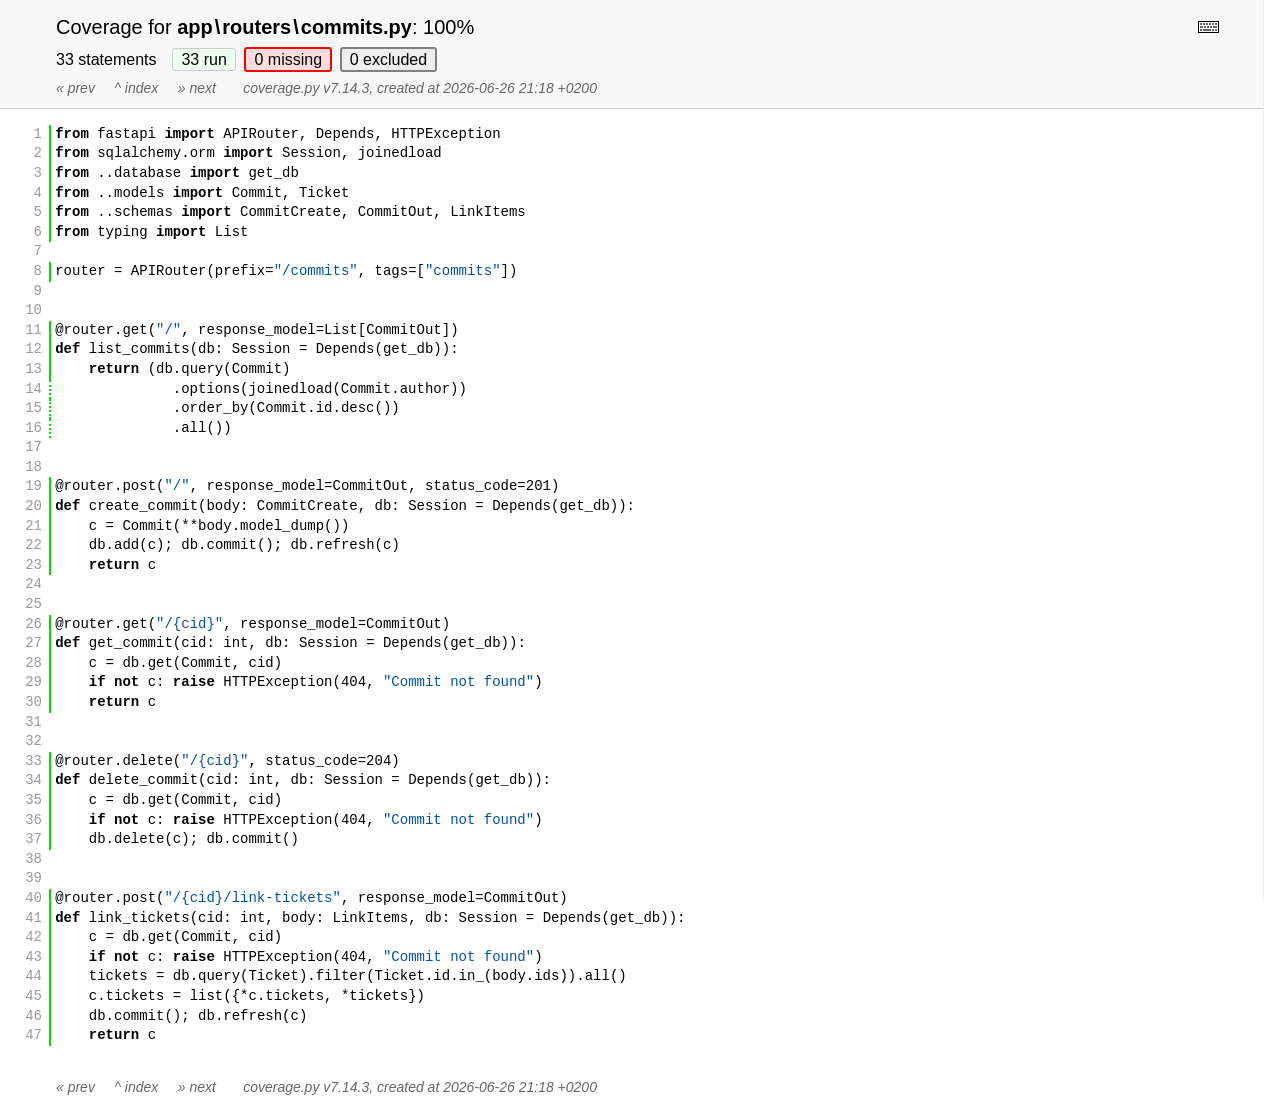
<file: doc/coverage/z_84e85958b078cc7a_commits_py.html>
<!DOCTYPE html>
<html lang="en">
<head>
    <meta http-equiv="Content-Type" content="text/html; charset=utf-8">
    <title>Coverage for app\routers\commits.py: 100%</title>
    <link rel="icon" sizes="32x32" href="favicon_32_cb_c827f16f.png">
    <link rel="stylesheet" href="style_cb_0853b3de.css" type="text/css">
    <script src="coverage_html_cb_188fc9a4.js" defer></script>
</head>
<body class="pyfile">
<header>
    <div class="content">
        <h1>
            <span class="text">Coverage for </span><b>app<span class="sep">\</span>routers<span class="sep">\</span>commits.py</b>:
            <span class="pc_cov">100%</span>
        </h1>
        <aside id="help_panel_wrapper">
            <input id="help_panel_state" type="checkbox">
            <label for="help_panel_state">
                <img id="keyboard_icon" src="keybd_closed_cb_900cfef5.png" alt="Show/hide keyboard shortcuts">
            </label>
            <div id="help_panel">
                <p class="legend">Shortcuts on this page</p>
                <div class="keyhelp">
                    <p>
                        <kbd>r</kbd>
                        <kbd>m</kbd>
                        <kbd>x</kbd>
                        &nbsp; toggle line displays
                    </p>
                    <p>
                        <kbd>j</kbd>
                        <kbd>k</kbd>
                        &nbsp; next/prev highlighted chunk
                    </p>
                    <p>
                        <kbd>0</kbd> &nbsp; (zero) top of page
                    </p>
                    <p>
                        <kbd>1</kbd> &nbsp; (one) first highlighted chunk
                    </p>
                    <p>
                        <kbd>[</kbd>
                        <kbd>]</kbd>
                        &nbsp; prev/next file
                    </p>
                    <p>
                        <kbd>u</kbd> &nbsp; up to the index
                    </p>
                    <p>
                        <kbd>?</kbd> &nbsp; show/hide this help
                    </p>
                </div>
            </div>
        </aside>
        <h2>
            <span class="text">33 statements &nbsp;</span>
            <button type="button" class="run button_toggle_run" value="run" data-shortcut="r" title="Toggle lines run">33<span class="text"> run</span></button>
            <button type="button" class="mis show_mis button_toggle_mis" value="mis" data-shortcut="m" title="Toggle lines missing">0<span class="text"> missing</span></button>
            <button type="button" class="exc show_exc button_toggle_exc" value="exc" data-shortcut="x" title="Toggle lines excluded">0<span class="text"> excluded</span></button>
        </h2>
        <p class="text">
            <a id="prevFileLink" class="nav" href="z_5f5a17c013354698_models_py.html">&#xab; prev</a> &nbsp; &nbsp;
            <a id="indexLink" class="nav" href="index.html">&Hat; index</a> &nbsp; &nbsp;
            <a id="nextFileLink" class="nav" href="z_84e85958b078cc7a_persons_py.html">&#xbb; next</a>
            &nbsp; &nbsp; &nbsp;
            <a class="nav" href="https://coverage.readthedocs.io/en/7.14.3">coverage.py v7.14.3</a>,
            created at 2026-06-26 21:18 +0200
        </p>
        <aside class="hidden">
            <button type="button" class="button_next_chunk" data-shortcut="j"></button>
            <button type="button" class="button_prev_chunk" data-shortcut="k"></button>
            <button type="button" class="button_top_of_page" data-shortcut="0"></button>
            <button type="button" class="button_first_chunk" data-shortcut="1"></button>
            <button type="button" class="button_prev_file" data-shortcut="["></button>
            <button type="button" class="button_next_file" data-shortcut="]"></button>
            <button type="button" class="button_to_index" data-shortcut="u"></button>
            <button type="button" class="button_show_hide_help" data-shortcut="?"></button>
        </aside>
    </div>
</header>
<main id="source">
    <p class="run"><span class="n"><a id="t1" href="#t1">1</a></span><span class="t"><span class="key">from</span> <span class="nam">fastapi</span> <span class="key">import</span> <span class="nam">APIRouter</span><span class="op">,</span> <span class="nam">Depends</span><span class="op">,</span> <span class="nam">HTTPException</span>&nbsp;</span><span class="r"></span></p>
    <p class="run"><span class="n"><a id="t2" href="#t2">2</a></span><span class="t"><span class="key">from</span> <span class="nam">sqlalchemy</span><span class="op">.</span><span class="nam">orm</span> <span class="key">import</span> <span class="nam">Session</span><span class="op">,</span> <span class="nam">joinedload</span>&nbsp;</span><span class="r"></span></p>
    <p class="run"><span class="n"><a id="t3" href="#t3">3</a></span><span class="t"><span class="key">from</span> <span class="op">.</span><span class="op">.</span><span class="nam">database</span> <span class="key">import</span> <span class="nam">get_db</span>&nbsp;</span><span class="r"></span></p>
    <p class="run"><span class="n"><a id="t4" href="#t4">4</a></span><span class="t"><span class="key">from</span> <span class="op">.</span><span class="op">.</span><span class="nam">models</span> <span class="key">import</span> <span class="nam">Commit</span><span class="op">,</span> <span class="nam">Ticket</span>&nbsp;</span><span class="r"></span></p>
    <p class="run"><span class="n"><a id="t5" href="#t5">5</a></span><span class="t"><span class="key">from</span> <span class="op">.</span><span class="op">.</span><span class="nam">schemas</span> <span class="key">import</span> <span class="nam">CommitCreate</span><span class="op">,</span> <span class="nam">CommitOut</span><span class="op">,</span> <span class="nam">LinkItems</span>&nbsp;</span><span class="r"></span></p>
    <p class="run"><span class="n"><a id="t6" href="#t6">6</a></span><span class="t"><span class="key">from</span> <span class="nam">typing</span> <span class="key">import</span> <span class="nam">List</span>&nbsp;</span><span class="r"></span></p>
    <p class="pln"><span class="n"><a id="t7" href="#t7">7</a></span><span class="t">&nbsp;</span><span class="r"></span></p>
    <p class="run"><span class="n"><a id="t8" href="#t8">8</a></span><span class="t"><span class="nam">router</span> <span class="op">=</span> <span class="nam">APIRouter</span><span class="op">(</span><span class="nam">prefix</span><span class="op">=</span><span class="str">"/commits"</span><span class="op">,</span> <span class="nam">tags</span><span class="op">=</span><span class="op">[</span><span class="str">"commits"</span><span class="op">]</span><span class="op">)</span>&nbsp;</span><span class="r"></span></p>
    <p class="pln"><span class="n"><a id="t9" href="#t9">9</a></span><span class="t">&nbsp;</span><span class="r"></span></p>
    <p class="pln"><span class="n"><a id="t10" href="#t10">10</a></span><span class="t">&nbsp;</span><span class="r"></span></p>
    <p class="run"><span class="n"><a id="t11" href="#t11">11</a></span><span class="t"><span class="op">@</span><span class="nam">router</span><span class="op">.</span><span class="nam">get</span><span class="op">(</span><span class="str">"/"</span><span class="op">,</span> <span class="nam">response_model</span><span class="op">=</span><span class="nam">List</span><span class="op">[</span><span class="nam">CommitOut</span><span class="op">]</span><span class="op">)</span>&nbsp;</span><span class="r"></span></p>
    <p class="run"><span class="n"><a id="t12" href="#t12">12</a></span><span class="t"><span class="key">def</span> <span class="nam">list_commits</span><span class="op">(</span><span class="nam">db</span><span class="op">:</span> <span class="nam">Session</span> <span class="op">=</span> <span class="nam">Depends</span><span class="op">(</span><span class="nam">get_db</span><span class="op">)</span><span class="op">)</span><span class="op">:</span>&nbsp;</span><span class="r"></span></p>
    <p class="run"><span class="n"><a id="t13" href="#t13">13</a></span><span class="t">    <span class="key">return</span> <span class="op">(</span><span class="nam">db</span><span class="op">.</span><span class="nam">query</span><span class="op">(</span><span class="nam">Commit</span><span class="op">)</span>&nbsp;</span><span class="r"></span></p>
    <p class="run run2"><span class="n"><a id="t14" href="#t14">14</a></span><span class="t">              <span class="op">.</span><span class="nam">options</span><span class="op">(</span><span class="nam">joinedload</span><span class="op">(</span><span class="nam">Commit</span><span class="op">.</span><span class="nam">author</span><span class="op">)</span><span class="op">)</span>&nbsp;</span><span class="r"></span></p>
    <p class="run run2"><span class="n"><a id="t15" href="#t15">15</a></span><span class="t">              <span class="op">.</span><span class="nam">order_by</span><span class="op">(</span><span class="nam">Commit</span><span class="op">.</span><span class="nam">id</span><span class="op">.</span><span class="nam">desc</span><span class="op">(</span><span class="op">)</span><span class="op">)</span>&nbsp;</span><span class="r"></span></p>
    <p class="run run2"><span class="n"><a id="t16" href="#t16">16</a></span><span class="t">              <span class="op">.</span><span class="nam">all</span><span class="op">(</span><span class="op">)</span><span class="op">)</span>&nbsp;</span><span class="r"></span></p>
    <p class="pln"><span class="n"><a id="t17" href="#t17">17</a></span><span class="t">&nbsp;</span><span class="r"></span></p>
    <p class="pln"><span class="n"><a id="t18" href="#t18">18</a></span><span class="t">&nbsp;</span><span class="r"></span></p>
    <p class="run"><span class="n"><a id="t19" href="#t19">19</a></span><span class="t"><span class="op">@</span><span class="nam">router</span><span class="op">.</span><span class="nam">post</span><span class="op">(</span><span class="str">"/"</span><span class="op">,</span> <span class="nam">response_model</span><span class="op">=</span><span class="nam">CommitOut</span><span class="op">,</span> <span class="nam">status_code</span><span class="op">=</span><span class="num">201</span><span class="op">)</span>&nbsp;</span><span class="r"></span></p>
    <p class="run"><span class="n"><a id="t20" href="#t20">20</a></span><span class="t"><span class="key">def</span> <span class="nam">create_commit</span><span class="op">(</span><span class="nam">body</span><span class="op">:</span> <span class="nam">CommitCreate</span><span class="op">,</span> <span class="nam">db</span><span class="op">:</span> <span class="nam">Session</span> <span class="op">=</span> <span class="nam">Depends</span><span class="op">(</span><span class="nam">get_db</span><span class="op">)</span><span class="op">)</span><span class="op">:</span>&nbsp;</span><span class="r"></span></p>
    <p class="run"><span class="n"><a id="t21" href="#t21">21</a></span><span class="t">    <span class="nam">c</span> <span class="op">=</span> <span class="nam">Commit</span><span class="op">(</span><span class="op">**</span><span class="nam">body</span><span class="op">.</span><span class="nam">model_dump</span><span class="op">(</span><span class="op">)</span><span class="op">)</span>&nbsp;</span><span class="r"></span></p>
    <p class="run"><span class="n"><a id="t22" href="#t22">22</a></span><span class="t">    <span class="nam">db</span><span class="op">.</span><span class="nam">add</span><span class="op">(</span><span class="nam">c</span><span class="op">)</span><span class="op">;</span> <span class="nam">db</span><span class="op">.</span><span class="nam">commit</span><span class="op">(</span><span class="op">)</span><span class="op">;</span> <span class="nam">db</span><span class="op">.</span><span class="nam">refresh</span><span class="op">(</span><span class="nam">c</span><span class="op">)</span>&nbsp;</span><span class="r"></span></p>
    <p class="run"><span class="n"><a id="t23" href="#t23">23</a></span><span class="t">    <span class="key">return</span> <span class="nam">c</span>&nbsp;</span><span class="r"></span></p>
    <p class="pln"><span class="n"><a id="t24" href="#t24">24</a></span><span class="t">&nbsp;</span><span class="r"></span></p>
    <p class="pln"><span class="n"><a id="t25" href="#t25">25</a></span><span class="t">&nbsp;</span><span class="r"></span></p>
    <p class="run"><span class="n"><a id="t26" href="#t26">26</a></span><span class="t"><span class="op">@</span><span class="nam">router</span><span class="op">.</span><span class="nam">get</span><span class="op">(</span><span class="str">"/{cid}"</span><span class="op">,</span> <span class="nam">response_model</span><span class="op">=</span><span class="nam">CommitOut</span><span class="op">)</span>&nbsp;</span><span class="r"></span></p>
    <p class="run"><span class="n"><a id="t27" href="#t27">27</a></span><span class="t"><span class="key">def</span> <span class="nam">get_commit</span><span class="op">(</span><span class="nam">cid</span><span class="op">:</span> <span class="nam">int</span><span class="op">,</span> <span class="nam">db</span><span class="op">:</span> <span class="nam">Session</span> <span class="op">=</span> <span class="nam">Depends</span><span class="op">(</span><span class="nam">get_db</span><span class="op">)</span><span class="op">)</span><span class="op">:</span>&nbsp;</span><span class="r"></span></p>
    <p class="run"><span class="n"><a id="t28" href="#t28">28</a></span><span class="t">    <span class="nam">c</span> <span class="op">=</span> <span class="nam">db</span><span class="op">.</span><span class="nam">get</span><span class="op">(</span><span class="nam">Commit</span><span class="op">,</span> <span class="nam">cid</span><span class="op">)</span>&nbsp;</span><span class="r"></span></p>
    <p class="run"><span class="n"><a id="t29" href="#t29">29</a></span><span class="t">    <span class="key">if</span> <span class="key">not</span> <span class="nam">c</span><span class="op">:</span> <span class="key">raise</span> <span class="nam">HTTPException</span><span class="op">(</span><span class="num">404</span><span class="op">,</span> <span class="str">"Commit not found"</span><span class="op">)</span>&nbsp;</span><span class="r"></span></p>
    <p class="run"><span class="n"><a id="t30" href="#t30">30</a></span><span class="t">    <span class="key">return</span> <span class="nam">c</span>&nbsp;</span><span class="r"></span></p>
    <p class="pln"><span class="n"><a id="t31" href="#t31">31</a></span><span class="t">&nbsp;</span><span class="r"></span></p>
    <p class="pln"><span class="n"><a id="t32" href="#t32">32</a></span><span class="t">&nbsp;</span><span class="r"></span></p>
    <p class="run"><span class="n"><a id="t33" href="#t33">33</a></span><span class="t"><span class="op">@</span><span class="nam">router</span><span class="op">.</span><span class="nam">delete</span><span class="op">(</span><span class="str">"/{cid}"</span><span class="op">,</span> <span class="nam">status_code</span><span class="op">=</span><span class="num">204</span><span class="op">)</span>&nbsp;</span><span class="r"></span></p>
    <p class="run"><span class="n"><a id="t34" href="#t34">34</a></span><span class="t"><span class="key">def</span> <span class="nam">delete_commit</span><span class="op">(</span><span class="nam">cid</span><span class="op">:</span> <span class="nam">int</span><span class="op">,</span> <span class="nam">db</span><span class="op">:</span> <span class="nam">Session</span> <span class="op">=</span> <span class="nam">Depends</span><span class="op">(</span><span class="nam">get_db</span><span class="op">)</span><span class="op">)</span><span class="op">:</span>&nbsp;</span><span class="r"></span></p>
    <p class="run"><span class="n"><a id="t35" href="#t35">35</a></span><span class="t">    <span class="nam">c</span> <span class="op">=</span> <span class="nam">db</span><span class="op">.</span><span class="nam">get</span><span class="op">(</span><span class="nam">Commit</span><span class="op">,</span> <span class="nam">cid</span><span class="op">)</span>&nbsp;</span><span class="r"></span></p>
    <p class="run"><span class="n"><a id="t36" href="#t36">36</a></span><span class="t">    <span class="key">if</span> <span class="key">not</span> <span class="nam">c</span><span class="op">:</span> <span class="key">raise</span> <span class="nam">HTTPException</span><span class="op">(</span><span class="num">404</span><span class="op">,</span> <span class="str">"Commit not found"</span><span class="op">)</span>&nbsp;</span><span class="r"></span></p>
    <p class="run"><span class="n"><a id="t37" href="#t37">37</a></span><span class="t">    <span class="nam">db</span><span class="op">.</span><span class="nam">delete</span><span class="op">(</span><span class="nam">c</span><span class="op">)</span><span class="op">;</span> <span class="nam">db</span><span class="op">.</span><span class="nam">commit</span><span class="op">(</span><span class="op">)</span>&nbsp;</span><span class="r"></span></p>
    <p class="pln"><span class="n"><a id="t38" href="#t38">38</a></span><span class="t">&nbsp;</span><span class="r"></span></p>
    <p class="pln"><span class="n"><a id="t39" href="#t39">39</a></span><span class="t">&nbsp;</span><span class="r"></span></p>
    <p class="run"><span class="n"><a id="t40" href="#t40">40</a></span><span class="t"><span class="op">@</span><span class="nam">router</span><span class="op">.</span><span class="nam">post</span><span class="op">(</span><span class="str">"/{cid}/link-tickets"</span><span class="op">,</span> <span class="nam">response_model</span><span class="op">=</span><span class="nam">CommitOut</span><span class="op">)</span>&nbsp;</span><span class="r"></span></p>
    <p class="run"><span class="n"><a id="t41" href="#t41">41</a></span><span class="t"><span class="key">def</span> <span class="nam">link_tickets</span><span class="op">(</span><span class="nam">cid</span><span class="op">:</span> <span class="nam">int</span><span class="op">,</span> <span class="nam">body</span><span class="op">:</span> <span class="nam">LinkItems</span><span class="op">,</span> <span class="nam">db</span><span class="op">:</span> <span class="nam">Session</span> <span class="op">=</span> <span class="nam">Depends</span><span class="op">(</span><span class="nam">get_db</span><span class="op">)</span><span class="op">)</span><span class="op">:</span>&nbsp;</span><span class="r"></span></p>
    <p class="run"><span class="n"><a id="t42" href="#t42">42</a></span><span class="t">    <span class="nam">c</span> <span class="op">=</span> <span class="nam">db</span><span class="op">.</span><span class="nam">get</span><span class="op">(</span><span class="nam">Commit</span><span class="op">,</span> <span class="nam">cid</span><span class="op">)</span>&nbsp;</span><span class="r"></span></p>
    <p class="run"><span class="n"><a id="t43" href="#t43">43</a></span><span class="t">    <span class="key">if</span> <span class="key">not</span> <span class="nam">c</span><span class="op">:</span> <span class="key">raise</span> <span class="nam">HTTPException</span><span class="op">(</span><span class="num">404</span><span class="op">,</span> <span class="str">"Commit not found"</span><span class="op">)</span>&nbsp;</span><span class="r"></span></p>
    <p class="run"><span class="n"><a id="t44" href="#t44">44</a></span><span class="t">    <span class="nam">tickets</span> <span class="op">=</span> <span class="nam">db</span><span class="op">.</span><span class="nam">query</span><span class="op">(</span><span class="nam">Ticket</span><span class="op">)</span><span class="op">.</span><span class="nam">filter</span><span class="op">(</span><span class="nam">Ticket</span><span class="op">.</span><span class="nam">id</span><span class="op">.</span><span class="nam">in_</span><span class="op">(</span><span class="nam">body</span><span class="op">.</span><span class="nam">ids</span><span class="op">)</span><span class="op">)</span><span class="op">.</span><span class="nam">all</span><span class="op">(</span><span class="op">)</span>&nbsp;</span><span class="r"></span></p>
    <p class="run"><span class="n"><a id="t45" href="#t45">45</a></span><span class="t">    <span class="nam">c</span><span class="op">.</span><span class="nam">tickets</span> <span class="op">=</span> <span class="nam">list</span><span class="op">(</span><span class="op">{</span><span class="op">*</span><span class="nam">c</span><span class="op">.</span><span class="nam">tickets</span><span class="op">,</span> <span class="op">*</span><span class="nam">tickets</span><span class="op">}</span><span class="op">)</span>&nbsp;</span><span class="r"></span></p>
    <p class="run"><span class="n"><a id="t46" href="#t46">46</a></span><span class="t">    <span class="nam">db</span><span class="op">.</span><span class="nam">commit</span><span class="op">(</span><span class="op">)</span><span class="op">;</span> <span class="nam">db</span><span class="op">.</span><span class="nam">refresh</span><span class="op">(</span><span class="nam">c</span><span class="op">)</span>&nbsp;</span><span class="r"></span></p>
    <p class="run"><span class="n"><a id="t47" href="#t47">47</a></span><span class="t">    <span class="key">return</span> <span class="nam">c</span>&nbsp;</span><span class="r"></span></p>
</main>
<footer>
    <div class="content">
        <p>
            <a class="nav" href="z_5f5a17c013354698_models_py.html">&#xab; prev</a> &nbsp; &nbsp;
            <a class="nav" href="index.html">&Hat; index</a> &nbsp; &nbsp;
            <a class="nav" href="z_84e85958b078cc7a_persons_py.html">&#xbb; next</a>
            &nbsp; &nbsp; &nbsp;
            <a class="nav" href="https://coverage.readthedocs.io/en/7.14.3">coverage.py v7.14.3</a>,
            created at 2026-06-26 21:18 +0200
        </p>
    </div>
</footer>
</body>
</html>
</file>
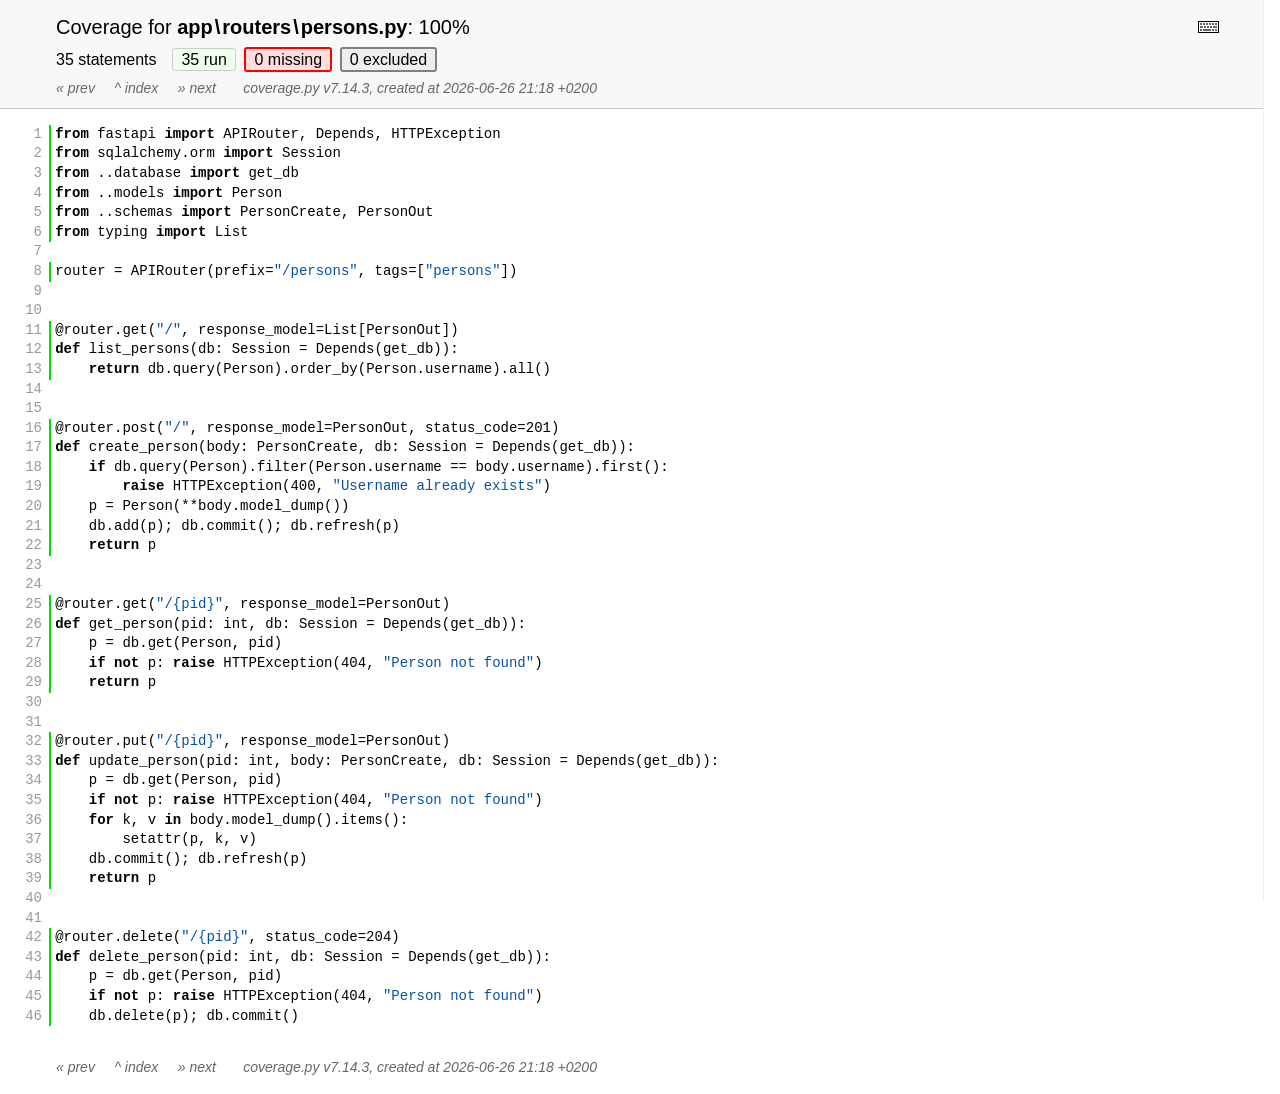
<file: doc/coverage/z_84e85958b078cc7a_persons_py.html>
<!DOCTYPE html>
<html lang="en">
<head>
    <meta http-equiv="Content-Type" content="text/html; charset=utf-8">
    <title>Coverage for app\routers\persons.py: 100%</title>
    <link rel="icon" sizes="32x32" href="favicon_32_cb_c827f16f.png">
    <link rel="stylesheet" href="style_cb_0853b3de.css" type="text/css">
    <script src="coverage_html_cb_188fc9a4.js" defer></script>
</head>
<body class="pyfile">
<header>
    <div class="content">
        <h1>
            <span class="text">Coverage for </span><b>app<span class="sep">\</span>routers<span class="sep">\</span>persons.py</b>:
            <span class="pc_cov">100%</span>
        </h1>
        <aside id="help_panel_wrapper">
            <input id="help_panel_state" type="checkbox">
            <label for="help_panel_state">
                <img id="keyboard_icon" src="keybd_closed_cb_900cfef5.png" alt="Show/hide keyboard shortcuts">
            </label>
            <div id="help_panel">
                <p class="legend">Shortcuts on this page</p>
                <div class="keyhelp">
                    <p>
                        <kbd>r</kbd>
                        <kbd>m</kbd>
                        <kbd>x</kbd>
                        &nbsp; toggle line displays
                    </p>
                    <p>
                        <kbd>j</kbd>
                        <kbd>k</kbd>
                        &nbsp; next/prev highlighted chunk
                    </p>
                    <p>
                        <kbd>0</kbd> &nbsp; (zero) top of page
                    </p>
                    <p>
                        <kbd>1</kbd> &nbsp; (one) first highlighted chunk
                    </p>
                    <p>
                        <kbd>[</kbd>
                        <kbd>]</kbd>
                        &nbsp; prev/next file
                    </p>
                    <p>
                        <kbd>u</kbd> &nbsp; up to the index
                    </p>
                    <p>
                        <kbd>?</kbd> &nbsp; show/hide this help
                    </p>
                </div>
            </div>
        </aside>
        <h2>
            <span class="text">35 statements &nbsp;</span>
            <button type="button" class="run button_toggle_run" value="run" data-shortcut="r" title="Toggle lines run">35<span class="text"> run</span></button>
            <button type="button" class="mis show_mis button_toggle_mis" value="mis" data-shortcut="m" title="Toggle lines missing">0<span class="text"> missing</span></button>
            <button type="button" class="exc show_exc button_toggle_exc" value="exc" data-shortcut="x" title="Toggle lines excluded">0<span class="text"> excluded</span></button>
        </h2>
        <p class="text">
            <a id="prevFileLink" class="nav" href="z_84e85958b078cc7a_commits_py.html">&#xab; prev</a> &nbsp; &nbsp;
            <a id="indexLink" class="nav" href="index.html">&Hat; index</a> &nbsp; &nbsp;
            <a id="nextFileLink" class="nav" href="z_84e85958b078cc7a_projects_py.html">&#xbb; next</a>
            &nbsp; &nbsp; &nbsp;
            <a class="nav" href="https://coverage.readthedocs.io/en/7.14.3">coverage.py v7.14.3</a>,
            created at 2026-06-26 21:18 +0200
        </p>
        <aside class="hidden">
            <button type="button" class="button_next_chunk" data-shortcut="j"></button>
            <button type="button" class="button_prev_chunk" data-shortcut="k"></button>
            <button type="button" class="button_top_of_page" data-shortcut="0"></button>
            <button type="button" class="button_first_chunk" data-shortcut="1"></button>
            <button type="button" class="button_prev_file" data-shortcut="["></button>
            <button type="button" class="button_next_file" data-shortcut="]"></button>
            <button type="button" class="button_to_index" data-shortcut="u"></button>
            <button type="button" class="button_show_hide_help" data-shortcut="?"></button>
        </aside>
    </div>
</header>
<main id="source">
    <p class="run"><span class="n"><a id="t1" href="#t1">1</a></span><span class="t"><span class="key">from</span> <span class="nam">fastapi</span> <span class="key">import</span> <span class="nam">APIRouter</span><span class="op">,</span> <span class="nam">Depends</span><span class="op">,</span> <span class="nam">HTTPException</span>&nbsp;</span><span class="r"></span></p>
    <p class="run"><span class="n"><a id="t2" href="#t2">2</a></span><span class="t"><span class="key">from</span> <span class="nam">sqlalchemy</span><span class="op">.</span><span class="nam">orm</span> <span class="key">import</span> <span class="nam">Session</span>&nbsp;</span><span class="r"></span></p>
    <p class="run"><span class="n"><a id="t3" href="#t3">3</a></span><span class="t"><span class="key">from</span> <span class="op">.</span><span class="op">.</span><span class="nam">database</span> <span class="key">import</span> <span class="nam">get_db</span>&nbsp;</span><span class="r"></span></p>
    <p class="run"><span class="n"><a id="t4" href="#t4">4</a></span><span class="t"><span class="key">from</span> <span class="op">.</span><span class="op">.</span><span class="nam">models</span> <span class="key">import</span> <span class="nam">Person</span>&nbsp;</span><span class="r"></span></p>
    <p class="run"><span class="n"><a id="t5" href="#t5">5</a></span><span class="t"><span class="key">from</span> <span class="op">.</span><span class="op">.</span><span class="nam">schemas</span> <span class="key">import</span> <span class="nam">PersonCreate</span><span class="op">,</span> <span class="nam">PersonOut</span>&nbsp;</span><span class="r"></span></p>
    <p class="run"><span class="n"><a id="t6" href="#t6">6</a></span><span class="t"><span class="key">from</span> <span class="nam">typing</span> <span class="key">import</span> <span class="nam">List</span>&nbsp;</span><span class="r"></span></p>
    <p class="pln"><span class="n"><a id="t7" href="#t7">7</a></span><span class="t">&nbsp;</span><span class="r"></span></p>
    <p class="run"><span class="n"><a id="t8" href="#t8">8</a></span><span class="t"><span class="nam">router</span> <span class="op">=</span> <span class="nam">APIRouter</span><span class="op">(</span><span class="nam">prefix</span><span class="op">=</span><span class="str">"/persons"</span><span class="op">,</span> <span class="nam">tags</span><span class="op">=</span><span class="op">[</span><span class="str">"persons"</span><span class="op">]</span><span class="op">)</span>&nbsp;</span><span class="r"></span></p>
    <p class="pln"><span class="n"><a id="t9" href="#t9">9</a></span><span class="t">&nbsp;</span><span class="r"></span></p>
    <p class="pln"><span class="n"><a id="t10" href="#t10">10</a></span><span class="t">&nbsp;</span><span class="r"></span></p>
    <p class="run"><span class="n"><a id="t11" href="#t11">11</a></span><span class="t"><span class="op">@</span><span class="nam">router</span><span class="op">.</span><span class="nam">get</span><span class="op">(</span><span class="str">"/"</span><span class="op">,</span> <span class="nam">response_model</span><span class="op">=</span><span class="nam">List</span><span class="op">[</span><span class="nam">PersonOut</span><span class="op">]</span><span class="op">)</span>&nbsp;</span><span class="r"></span></p>
    <p class="run"><span class="n"><a id="t12" href="#t12">12</a></span><span class="t"><span class="key">def</span> <span class="nam">list_persons</span><span class="op">(</span><span class="nam">db</span><span class="op">:</span> <span class="nam">Session</span> <span class="op">=</span> <span class="nam">Depends</span><span class="op">(</span><span class="nam">get_db</span><span class="op">)</span><span class="op">)</span><span class="op">:</span>&nbsp;</span><span class="r"></span></p>
    <p class="run"><span class="n"><a id="t13" href="#t13">13</a></span><span class="t">    <span class="key">return</span> <span class="nam">db</span><span class="op">.</span><span class="nam">query</span><span class="op">(</span><span class="nam">Person</span><span class="op">)</span><span class="op">.</span><span class="nam">order_by</span><span class="op">(</span><span class="nam">Person</span><span class="op">.</span><span class="nam">username</span><span class="op">)</span><span class="op">.</span><span class="nam">all</span><span class="op">(</span><span class="op">)</span>&nbsp;</span><span class="r"></span></p>
    <p class="pln"><span class="n"><a id="t14" href="#t14">14</a></span><span class="t">&nbsp;</span><span class="r"></span></p>
    <p class="pln"><span class="n"><a id="t15" href="#t15">15</a></span><span class="t">&nbsp;</span><span class="r"></span></p>
    <p class="run"><span class="n"><a id="t16" href="#t16">16</a></span><span class="t"><span class="op">@</span><span class="nam">router</span><span class="op">.</span><span class="nam">post</span><span class="op">(</span><span class="str">"/"</span><span class="op">,</span> <span class="nam">response_model</span><span class="op">=</span><span class="nam">PersonOut</span><span class="op">,</span> <span class="nam">status_code</span><span class="op">=</span><span class="num">201</span><span class="op">)</span>&nbsp;</span><span class="r"></span></p>
    <p class="run"><span class="n"><a id="t17" href="#t17">17</a></span><span class="t"><span class="key">def</span> <span class="nam">create_person</span><span class="op">(</span><span class="nam">body</span><span class="op">:</span> <span class="nam">PersonCreate</span><span class="op">,</span> <span class="nam">db</span><span class="op">:</span> <span class="nam">Session</span> <span class="op">=</span> <span class="nam">Depends</span><span class="op">(</span><span class="nam">get_db</span><span class="op">)</span><span class="op">)</span><span class="op">:</span>&nbsp;</span><span class="r"></span></p>
    <p class="run"><span class="n"><a id="t18" href="#t18">18</a></span><span class="t">    <span class="key">if</span> <span class="nam">db</span><span class="op">.</span><span class="nam">query</span><span class="op">(</span><span class="nam">Person</span><span class="op">)</span><span class="op">.</span><span class="nam">filter</span><span class="op">(</span><span class="nam">Person</span><span class="op">.</span><span class="nam">username</span> <span class="op">==</span> <span class="nam">body</span><span class="op">.</span><span class="nam">username</span><span class="op">)</span><span class="op">.</span><span class="nam">first</span><span class="op">(</span><span class="op">)</span><span class="op">:</span>&nbsp;</span><span class="r"></span></p>
    <p class="run"><span class="n"><a id="t19" href="#t19">19</a></span><span class="t">        <span class="key">raise</span> <span class="nam">HTTPException</span><span class="op">(</span><span class="num">400</span><span class="op">,</span> <span class="str">"Username already exists"</span><span class="op">)</span>&nbsp;</span><span class="r"></span></p>
    <p class="run"><span class="n"><a id="t20" href="#t20">20</a></span><span class="t">    <span class="nam">p</span> <span class="op">=</span> <span class="nam">Person</span><span class="op">(</span><span class="op">**</span><span class="nam">body</span><span class="op">.</span><span class="nam">model_dump</span><span class="op">(</span><span class="op">)</span><span class="op">)</span>&nbsp;</span><span class="r"></span></p>
    <p class="run"><span class="n"><a id="t21" href="#t21">21</a></span><span class="t">    <span class="nam">db</span><span class="op">.</span><span class="nam">add</span><span class="op">(</span><span class="nam">p</span><span class="op">)</span><span class="op">;</span> <span class="nam">db</span><span class="op">.</span><span class="nam">commit</span><span class="op">(</span><span class="op">)</span><span class="op">;</span> <span class="nam">db</span><span class="op">.</span><span class="nam">refresh</span><span class="op">(</span><span class="nam">p</span><span class="op">)</span>&nbsp;</span><span class="r"></span></p>
    <p class="run"><span class="n"><a id="t22" href="#t22">22</a></span><span class="t">    <span class="key">return</span> <span class="nam">p</span>&nbsp;</span><span class="r"></span></p>
    <p class="pln"><span class="n"><a id="t23" href="#t23">23</a></span><span class="t">&nbsp;</span><span class="r"></span></p>
    <p class="pln"><span class="n"><a id="t24" href="#t24">24</a></span><span class="t">&nbsp;</span><span class="r"></span></p>
    <p class="run"><span class="n"><a id="t25" href="#t25">25</a></span><span class="t"><span class="op">@</span><span class="nam">router</span><span class="op">.</span><span class="nam">get</span><span class="op">(</span><span class="str">"/{pid}"</span><span class="op">,</span> <span class="nam">response_model</span><span class="op">=</span><span class="nam">PersonOut</span><span class="op">)</span>&nbsp;</span><span class="r"></span></p>
    <p class="run"><span class="n"><a id="t26" href="#t26">26</a></span><span class="t"><span class="key">def</span> <span class="nam">get_person</span><span class="op">(</span><span class="nam">pid</span><span class="op">:</span> <span class="nam">int</span><span class="op">,</span> <span class="nam">db</span><span class="op">:</span> <span class="nam">Session</span> <span class="op">=</span> <span class="nam">Depends</span><span class="op">(</span><span class="nam">get_db</span><span class="op">)</span><span class="op">)</span><span class="op">:</span>&nbsp;</span><span class="r"></span></p>
    <p class="run"><span class="n"><a id="t27" href="#t27">27</a></span><span class="t">    <span class="nam">p</span> <span class="op">=</span> <span class="nam">db</span><span class="op">.</span><span class="nam">get</span><span class="op">(</span><span class="nam">Person</span><span class="op">,</span> <span class="nam">pid</span><span class="op">)</span>&nbsp;</span><span class="r"></span></p>
    <p class="run"><span class="n"><a id="t28" href="#t28">28</a></span><span class="t">    <span class="key">if</span> <span class="key">not</span> <span class="nam">p</span><span class="op">:</span> <span class="key">raise</span> <span class="nam">HTTPException</span><span class="op">(</span><span class="num">404</span><span class="op">,</span> <span class="str">"Person not found"</span><span class="op">)</span>&nbsp;</span><span class="r"></span></p>
    <p class="run"><span class="n"><a id="t29" href="#t29">29</a></span><span class="t">    <span class="key">return</span> <span class="nam">p</span>&nbsp;</span><span class="r"></span></p>
    <p class="pln"><span class="n"><a id="t30" href="#t30">30</a></span><span class="t">&nbsp;</span><span class="r"></span></p>
    <p class="pln"><span class="n"><a id="t31" href="#t31">31</a></span><span class="t">&nbsp;</span><span class="r"></span></p>
    <p class="run"><span class="n"><a id="t32" href="#t32">32</a></span><span class="t"><span class="op">@</span><span class="nam">router</span><span class="op">.</span><span class="nam">put</span><span class="op">(</span><span class="str">"/{pid}"</span><span class="op">,</span> <span class="nam">response_model</span><span class="op">=</span><span class="nam">PersonOut</span><span class="op">)</span>&nbsp;</span><span class="r"></span></p>
    <p class="run"><span class="n"><a id="t33" href="#t33">33</a></span><span class="t"><span class="key">def</span> <span class="nam">update_person</span><span class="op">(</span><span class="nam">pid</span><span class="op">:</span> <span class="nam">int</span><span class="op">,</span> <span class="nam">body</span><span class="op">:</span> <span class="nam">PersonCreate</span><span class="op">,</span> <span class="nam">db</span><span class="op">:</span> <span class="nam">Session</span> <span class="op">=</span> <span class="nam">Depends</span><span class="op">(</span><span class="nam">get_db</span><span class="op">)</span><span class="op">)</span><span class="op">:</span>&nbsp;</span><span class="r"></span></p>
    <p class="run"><span class="n"><a id="t34" href="#t34">34</a></span><span class="t">    <span class="nam">p</span> <span class="op">=</span> <span class="nam">db</span><span class="op">.</span><span class="nam">get</span><span class="op">(</span><span class="nam">Person</span><span class="op">,</span> <span class="nam">pid</span><span class="op">)</span>&nbsp;</span><span class="r"></span></p>
    <p class="run"><span class="n"><a id="t35" href="#t35">35</a></span><span class="t">    <span class="key">if</span> <span class="key">not</span> <span class="nam">p</span><span class="op">:</span> <span class="key">raise</span> <span class="nam">HTTPException</span><span class="op">(</span><span class="num">404</span><span class="op">,</span> <span class="str">"Person not found"</span><span class="op">)</span>&nbsp;</span><span class="r"></span></p>
    <p class="run"><span class="n"><a id="t36" href="#t36">36</a></span><span class="t">    <span class="key">for</span> <span class="nam">k</span><span class="op">,</span> <span class="nam">v</span> <span class="key">in</span> <span class="nam">body</span><span class="op">.</span><span class="nam">model_dump</span><span class="op">(</span><span class="op">)</span><span class="op">.</span><span class="nam">items</span><span class="op">(</span><span class="op">)</span><span class="op">:</span>&nbsp;</span><span class="r"></span></p>
    <p class="run"><span class="n"><a id="t37" href="#t37">37</a></span><span class="t">        <span class="nam">setattr</span><span class="op">(</span><span class="nam">p</span><span class="op">,</span> <span class="nam">k</span><span class="op">,</span> <span class="nam">v</span><span class="op">)</span>&nbsp;</span><span class="r"></span></p>
    <p class="run"><span class="n"><a id="t38" href="#t38">38</a></span><span class="t">    <span class="nam">db</span><span class="op">.</span><span class="nam">commit</span><span class="op">(</span><span class="op">)</span><span class="op">;</span> <span class="nam">db</span><span class="op">.</span><span class="nam">refresh</span><span class="op">(</span><span class="nam">p</span><span class="op">)</span>&nbsp;</span><span class="r"></span></p>
    <p class="run"><span class="n"><a id="t39" href="#t39">39</a></span><span class="t">    <span class="key">return</span> <span class="nam">p</span>&nbsp;</span><span class="r"></span></p>
    <p class="pln"><span class="n"><a id="t40" href="#t40">40</a></span><span class="t">&nbsp;</span><span class="r"></span></p>
    <p class="pln"><span class="n"><a id="t41" href="#t41">41</a></span><span class="t">&nbsp;</span><span class="r"></span></p>
    <p class="run"><span class="n"><a id="t42" href="#t42">42</a></span><span class="t"><span class="op">@</span><span class="nam">router</span><span class="op">.</span><span class="nam">delete</span><span class="op">(</span><span class="str">"/{pid}"</span><span class="op">,</span> <span class="nam">status_code</span><span class="op">=</span><span class="num">204</span><span class="op">)</span>&nbsp;</span><span class="r"></span></p>
    <p class="run"><span class="n"><a id="t43" href="#t43">43</a></span><span class="t"><span class="key">def</span> <span class="nam">delete_person</span><span class="op">(</span><span class="nam">pid</span><span class="op">:</span> <span class="nam">int</span><span class="op">,</span> <span class="nam">db</span><span class="op">:</span> <span class="nam">Session</span> <span class="op">=</span> <span class="nam">Depends</span><span class="op">(</span><span class="nam">get_db</span><span class="op">)</span><span class="op">)</span><span class="op">:</span>&nbsp;</span><span class="r"></span></p>
    <p class="run"><span class="n"><a id="t44" href="#t44">44</a></span><span class="t">    <span class="nam">p</span> <span class="op">=</span> <span class="nam">db</span><span class="op">.</span><span class="nam">get</span><span class="op">(</span><span class="nam">Person</span><span class="op">,</span> <span class="nam">pid</span><span class="op">)</span>&nbsp;</span><span class="r"></span></p>
    <p class="run"><span class="n"><a id="t45" href="#t45">45</a></span><span class="t">    <span class="key">if</span> <span class="key">not</span> <span class="nam">p</span><span class="op">:</span> <span class="key">raise</span> <span class="nam">HTTPException</span><span class="op">(</span><span class="num">404</span><span class="op">,</span> <span class="str">"Person not found"</span><span class="op">)</span>&nbsp;</span><span class="r"></span></p>
    <p class="run"><span class="n"><a id="t46" href="#t46">46</a></span><span class="t">    <span class="nam">db</span><span class="op">.</span><span class="nam">delete</span><span class="op">(</span><span class="nam">p</span><span class="op">)</span><span class="op">;</span> <span class="nam">db</span><span class="op">.</span><span class="nam">commit</span><span class="op">(</span><span class="op">)</span>&nbsp;</span><span class="r"></span></p>
</main>
<footer>
    <div class="content">
        <p>
            <a class="nav" href="z_84e85958b078cc7a_commits_py.html">&#xab; prev</a> &nbsp; &nbsp;
            <a class="nav" href="index.html">&Hat; index</a> &nbsp; &nbsp;
            <a class="nav" href="z_84e85958b078cc7a_projects_py.html">&#xbb; next</a>
            &nbsp; &nbsp; &nbsp;
            <a class="nav" href="https://coverage.readthedocs.io/en/7.14.3">coverage.py v7.14.3</a>,
            created at 2026-06-26 21:18 +0200
        </p>
    </div>
</footer>
</body>
</html>
</file>
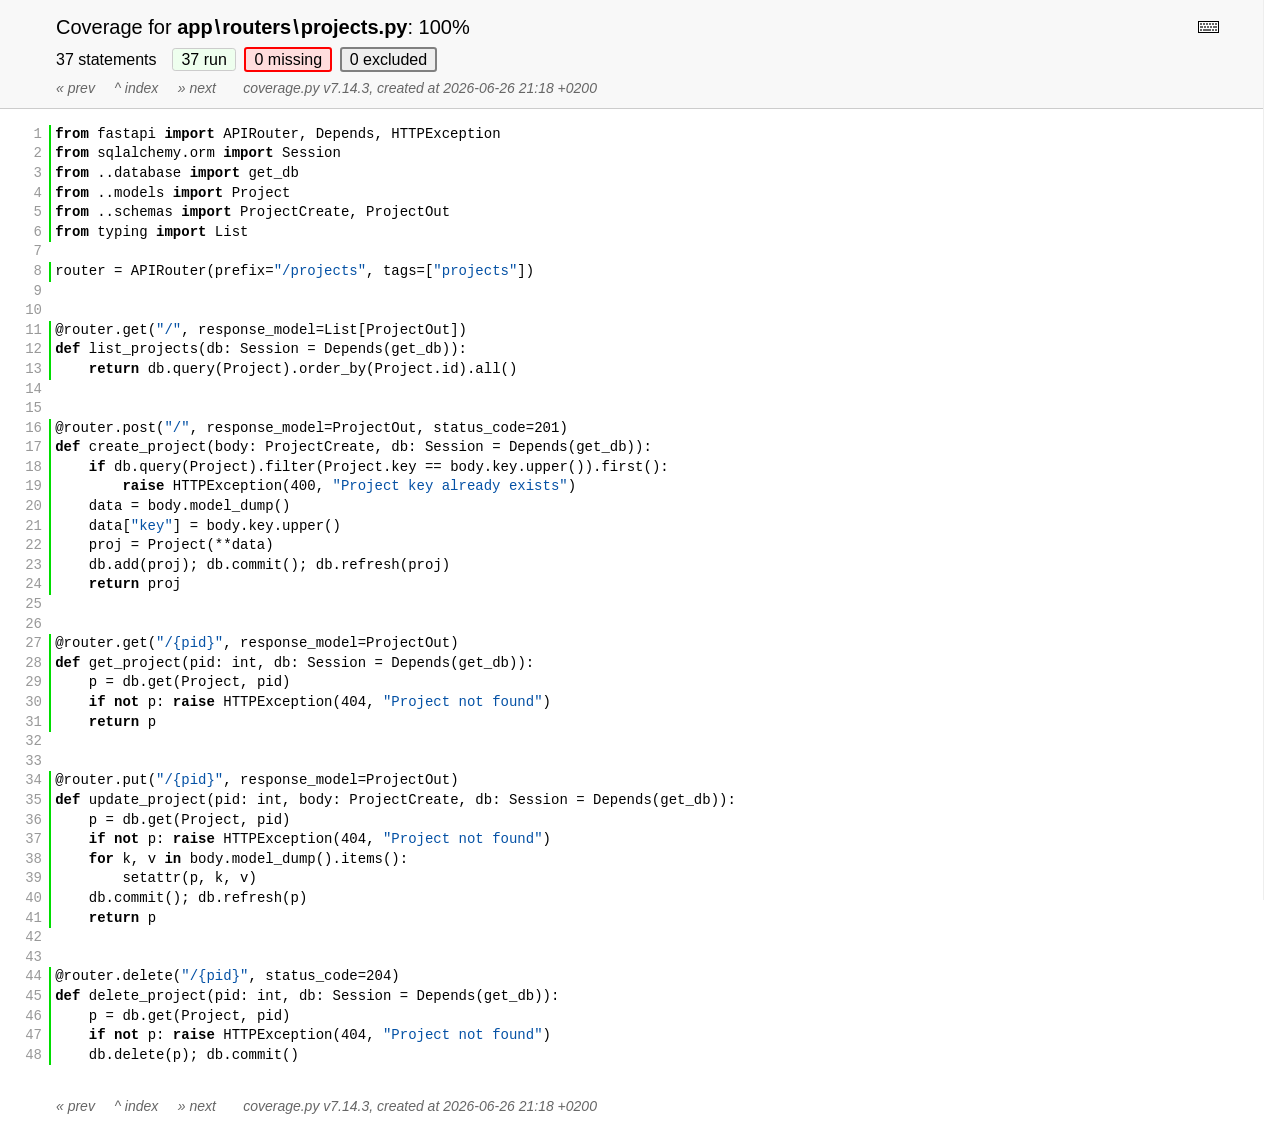
<file: doc/coverage/z_84e85958b078cc7a_projects_py.html>
<!DOCTYPE html>
<html lang="en">
<head>
    <meta http-equiv="Content-Type" content="text/html; charset=utf-8">
    <title>Coverage for app\routers\projects.py: 100%</title>
    <link rel="icon" sizes="32x32" href="favicon_32_cb_c827f16f.png">
    <link rel="stylesheet" href="style_cb_0853b3de.css" type="text/css">
    <script src="coverage_html_cb_188fc9a4.js" defer></script>
</head>
<body class="pyfile">
<header>
    <div class="content">
        <h1>
            <span class="text">Coverage for </span><b>app<span class="sep">\</span>routers<span class="sep">\</span>projects.py</b>:
            <span class="pc_cov">100%</span>
        </h1>
        <aside id="help_panel_wrapper">
            <input id="help_panel_state" type="checkbox">
            <label for="help_panel_state">
                <img id="keyboard_icon" src="keybd_closed_cb_900cfef5.png" alt="Show/hide keyboard shortcuts">
            </label>
            <div id="help_panel">
                <p class="legend">Shortcuts on this page</p>
                <div class="keyhelp">
                    <p>
                        <kbd>r</kbd>
                        <kbd>m</kbd>
                        <kbd>x</kbd>
                        &nbsp; toggle line displays
                    </p>
                    <p>
                        <kbd>j</kbd>
                        <kbd>k</kbd>
                        &nbsp; next/prev highlighted chunk
                    </p>
                    <p>
                        <kbd>0</kbd> &nbsp; (zero) top of page
                    </p>
                    <p>
                        <kbd>1</kbd> &nbsp; (one) first highlighted chunk
                    </p>
                    <p>
                        <kbd>[</kbd>
                        <kbd>]</kbd>
                        &nbsp; prev/next file
                    </p>
                    <p>
                        <kbd>u</kbd> &nbsp; up to the index
                    </p>
                    <p>
                        <kbd>?</kbd> &nbsp; show/hide this help
                    </p>
                </div>
            </div>
        </aside>
        <h2>
            <span class="text">37 statements &nbsp;</span>
            <button type="button" class="run button_toggle_run" value="run" data-shortcut="r" title="Toggle lines run">37<span class="text"> run</span></button>
            <button type="button" class="mis show_mis button_toggle_mis" value="mis" data-shortcut="m" title="Toggle lines missing">0<span class="text"> missing</span></button>
            <button type="button" class="exc show_exc button_toggle_exc" value="exc" data-shortcut="x" title="Toggle lines excluded">0<span class="text"> excluded</span></button>
        </h2>
        <p class="text">
            <a id="prevFileLink" class="nav" href="z_84e85958b078cc7a_persons_py.html">&#xab; prev</a> &nbsp; &nbsp;
            <a id="indexLink" class="nav" href="index.html">&Hat; index</a> &nbsp; &nbsp;
            <a id="nextFileLink" class="nav" href="z_84e85958b078cc7a_requirements_py.html">&#xbb; next</a>
            &nbsp; &nbsp; &nbsp;
            <a class="nav" href="https://coverage.readthedocs.io/en/7.14.3">coverage.py v7.14.3</a>,
            created at 2026-06-26 21:18 +0200
        </p>
        <aside class="hidden">
            <button type="button" class="button_next_chunk" data-shortcut="j"></button>
            <button type="button" class="button_prev_chunk" data-shortcut="k"></button>
            <button type="button" class="button_top_of_page" data-shortcut="0"></button>
            <button type="button" class="button_first_chunk" data-shortcut="1"></button>
            <button type="button" class="button_prev_file" data-shortcut="["></button>
            <button type="button" class="button_next_file" data-shortcut="]"></button>
            <button type="button" class="button_to_index" data-shortcut="u"></button>
            <button type="button" class="button_show_hide_help" data-shortcut="?"></button>
        </aside>
    </div>
</header>
<main id="source">
    <p class="run"><span class="n"><a id="t1" href="#t1">1</a></span><span class="t"><span class="key">from</span> <span class="nam">fastapi</span> <span class="key">import</span> <span class="nam">APIRouter</span><span class="op">,</span> <span class="nam">Depends</span><span class="op">,</span> <span class="nam">HTTPException</span>&nbsp;</span><span class="r"></span></p>
    <p class="run"><span class="n"><a id="t2" href="#t2">2</a></span><span class="t"><span class="key">from</span> <span class="nam">sqlalchemy</span><span class="op">.</span><span class="nam">orm</span> <span class="key">import</span> <span class="nam">Session</span>&nbsp;</span><span class="r"></span></p>
    <p class="run"><span class="n"><a id="t3" href="#t3">3</a></span><span class="t"><span class="key">from</span> <span class="op">.</span><span class="op">.</span><span class="nam">database</span> <span class="key">import</span> <span class="nam">get_db</span>&nbsp;</span><span class="r"></span></p>
    <p class="run"><span class="n"><a id="t4" href="#t4">4</a></span><span class="t"><span class="key">from</span> <span class="op">.</span><span class="op">.</span><span class="nam">models</span> <span class="key">import</span> <span class="nam">Project</span>&nbsp;</span><span class="r"></span></p>
    <p class="run"><span class="n"><a id="t5" href="#t5">5</a></span><span class="t"><span class="key">from</span> <span class="op">.</span><span class="op">.</span><span class="nam">schemas</span> <span class="key">import</span> <span class="nam">ProjectCreate</span><span class="op">,</span> <span class="nam">ProjectOut</span>&nbsp;</span><span class="r"></span></p>
    <p class="run"><span class="n"><a id="t6" href="#t6">6</a></span><span class="t"><span class="key">from</span> <span class="nam">typing</span> <span class="key">import</span> <span class="nam">List</span>&nbsp;</span><span class="r"></span></p>
    <p class="pln"><span class="n"><a id="t7" href="#t7">7</a></span><span class="t">&nbsp;</span><span class="r"></span></p>
    <p class="run"><span class="n"><a id="t8" href="#t8">8</a></span><span class="t"><span class="nam">router</span> <span class="op">=</span> <span class="nam">APIRouter</span><span class="op">(</span><span class="nam">prefix</span><span class="op">=</span><span class="str">"/projects"</span><span class="op">,</span> <span class="nam">tags</span><span class="op">=</span><span class="op">[</span><span class="str">"projects"</span><span class="op">]</span><span class="op">)</span>&nbsp;</span><span class="r"></span></p>
    <p class="pln"><span class="n"><a id="t9" href="#t9">9</a></span><span class="t">&nbsp;</span><span class="r"></span></p>
    <p class="pln"><span class="n"><a id="t10" href="#t10">10</a></span><span class="t">&nbsp;</span><span class="r"></span></p>
    <p class="run"><span class="n"><a id="t11" href="#t11">11</a></span><span class="t"><span class="op">@</span><span class="nam">router</span><span class="op">.</span><span class="nam">get</span><span class="op">(</span><span class="str">"/"</span><span class="op">,</span> <span class="nam">response_model</span><span class="op">=</span><span class="nam">List</span><span class="op">[</span><span class="nam">ProjectOut</span><span class="op">]</span><span class="op">)</span>&nbsp;</span><span class="r"></span></p>
    <p class="run"><span class="n"><a id="t12" href="#t12">12</a></span><span class="t"><span class="key">def</span> <span class="nam">list_projects</span><span class="op">(</span><span class="nam">db</span><span class="op">:</span> <span class="nam">Session</span> <span class="op">=</span> <span class="nam">Depends</span><span class="op">(</span><span class="nam">get_db</span><span class="op">)</span><span class="op">)</span><span class="op">:</span>&nbsp;</span><span class="r"></span></p>
    <p class="run"><span class="n"><a id="t13" href="#t13">13</a></span><span class="t">    <span class="key">return</span> <span class="nam">db</span><span class="op">.</span><span class="nam">query</span><span class="op">(</span><span class="nam">Project</span><span class="op">)</span><span class="op">.</span><span class="nam">order_by</span><span class="op">(</span><span class="nam">Project</span><span class="op">.</span><span class="nam">id</span><span class="op">)</span><span class="op">.</span><span class="nam">all</span><span class="op">(</span><span class="op">)</span>&nbsp;</span><span class="r"></span></p>
    <p class="pln"><span class="n"><a id="t14" href="#t14">14</a></span><span class="t">&nbsp;</span><span class="r"></span></p>
    <p class="pln"><span class="n"><a id="t15" href="#t15">15</a></span><span class="t">&nbsp;</span><span class="r"></span></p>
    <p class="run"><span class="n"><a id="t16" href="#t16">16</a></span><span class="t"><span class="op">@</span><span class="nam">router</span><span class="op">.</span><span class="nam">post</span><span class="op">(</span><span class="str">"/"</span><span class="op">,</span> <span class="nam">response_model</span><span class="op">=</span><span class="nam">ProjectOut</span><span class="op">,</span> <span class="nam">status_code</span><span class="op">=</span><span class="num">201</span><span class="op">)</span>&nbsp;</span><span class="r"></span></p>
    <p class="run"><span class="n"><a id="t17" href="#t17">17</a></span><span class="t"><span class="key">def</span> <span class="nam">create_project</span><span class="op">(</span><span class="nam">body</span><span class="op">:</span> <span class="nam">ProjectCreate</span><span class="op">,</span> <span class="nam">db</span><span class="op">:</span> <span class="nam">Session</span> <span class="op">=</span> <span class="nam">Depends</span><span class="op">(</span><span class="nam">get_db</span><span class="op">)</span><span class="op">)</span><span class="op">:</span>&nbsp;</span><span class="r"></span></p>
    <p class="run"><span class="n"><a id="t18" href="#t18">18</a></span><span class="t">    <span class="key">if</span> <span class="nam">db</span><span class="op">.</span><span class="nam">query</span><span class="op">(</span><span class="nam">Project</span><span class="op">)</span><span class="op">.</span><span class="nam">filter</span><span class="op">(</span><span class="nam">Project</span><span class="op">.</span><span class="nam">key</span> <span class="op">==</span> <span class="nam">body</span><span class="op">.</span><span class="nam">key</span><span class="op">.</span><span class="nam">upper</span><span class="op">(</span><span class="op">)</span><span class="op">)</span><span class="op">.</span><span class="nam">first</span><span class="op">(</span><span class="op">)</span><span class="op">:</span>&nbsp;</span><span class="r"></span></p>
    <p class="run"><span class="n"><a id="t19" href="#t19">19</a></span><span class="t">        <span class="key">raise</span> <span class="nam">HTTPException</span><span class="op">(</span><span class="num">400</span><span class="op">,</span> <span class="str">"Project key already exists"</span><span class="op">)</span>&nbsp;</span><span class="r"></span></p>
    <p class="run"><span class="n"><a id="t20" href="#t20">20</a></span><span class="t">    <span class="nam">data</span> <span class="op">=</span> <span class="nam">body</span><span class="op">.</span><span class="nam">model_dump</span><span class="op">(</span><span class="op">)</span>&nbsp;</span><span class="r"></span></p>
    <p class="run"><span class="n"><a id="t21" href="#t21">21</a></span><span class="t">    <span class="nam">data</span><span class="op">[</span><span class="str">"key"</span><span class="op">]</span> <span class="op">=</span> <span class="nam">body</span><span class="op">.</span><span class="nam">key</span><span class="op">.</span><span class="nam">upper</span><span class="op">(</span><span class="op">)</span>&nbsp;</span><span class="r"></span></p>
    <p class="run"><span class="n"><a id="t22" href="#t22">22</a></span><span class="t">    <span class="nam">proj</span> <span class="op">=</span> <span class="nam">Project</span><span class="op">(</span><span class="op">**</span><span class="nam">data</span><span class="op">)</span>&nbsp;</span><span class="r"></span></p>
    <p class="run"><span class="n"><a id="t23" href="#t23">23</a></span><span class="t">    <span class="nam">db</span><span class="op">.</span><span class="nam">add</span><span class="op">(</span><span class="nam">proj</span><span class="op">)</span><span class="op">;</span> <span class="nam">db</span><span class="op">.</span><span class="nam">commit</span><span class="op">(</span><span class="op">)</span><span class="op">;</span> <span class="nam">db</span><span class="op">.</span><span class="nam">refresh</span><span class="op">(</span><span class="nam">proj</span><span class="op">)</span>&nbsp;</span><span class="r"></span></p>
    <p class="run"><span class="n"><a id="t24" href="#t24">24</a></span><span class="t">    <span class="key">return</span> <span class="nam">proj</span>&nbsp;</span><span class="r"></span></p>
    <p class="pln"><span class="n"><a id="t25" href="#t25">25</a></span><span class="t">&nbsp;</span><span class="r"></span></p>
    <p class="pln"><span class="n"><a id="t26" href="#t26">26</a></span><span class="t">&nbsp;</span><span class="r"></span></p>
    <p class="run"><span class="n"><a id="t27" href="#t27">27</a></span><span class="t"><span class="op">@</span><span class="nam">router</span><span class="op">.</span><span class="nam">get</span><span class="op">(</span><span class="str">"/{pid}"</span><span class="op">,</span> <span class="nam">response_model</span><span class="op">=</span><span class="nam">ProjectOut</span><span class="op">)</span>&nbsp;</span><span class="r"></span></p>
    <p class="run"><span class="n"><a id="t28" href="#t28">28</a></span><span class="t"><span class="key">def</span> <span class="nam">get_project</span><span class="op">(</span><span class="nam">pid</span><span class="op">:</span> <span class="nam">int</span><span class="op">,</span> <span class="nam">db</span><span class="op">:</span> <span class="nam">Session</span> <span class="op">=</span> <span class="nam">Depends</span><span class="op">(</span><span class="nam">get_db</span><span class="op">)</span><span class="op">)</span><span class="op">:</span>&nbsp;</span><span class="r"></span></p>
    <p class="run"><span class="n"><a id="t29" href="#t29">29</a></span><span class="t">    <span class="nam">p</span> <span class="op">=</span> <span class="nam">db</span><span class="op">.</span><span class="nam">get</span><span class="op">(</span><span class="nam">Project</span><span class="op">,</span> <span class="nam">pid</span><span class="op">)</span>&nbsp;</span><span class="r"></span></p>
    <p class="run"><span class="n"><a id="t30" href="#t30">30</a></span><span class="t">    <span class="key">if</span> <span class="key">not</span> <span class="nam">p</span><span class="op">:</span> <span class="key">raise</span> <span class="nam">HTTPException</span><span class="op">(</span><span class="num">404</span><span class="op">,</span> <span class="str">"Project not found"</span><span class="op">)</span>&nbsp;</span><span class="r"></span></p>
    <p class="run"><span class="n"><a id="t31" href="#t31">31</a></span><span class="t">    <span class="key">return</span> <span class="nam">p</span>&nbsp;</span><span class="r"></span></p>
    <p class="pln"><span class="n"><a id="t32" href="#t32">32</a></span><span class="t">&nbsp;</span><span class="r"></span></p>
    <p class="pln"><span class="n"><a id="t33" href="#t33">33</a></span><span class="t">&nbsp;</span><span class="r"></span></p>
    <p class="run"><span class="n"><a id="t34" href="#t34">34</a></span><span class="t"><span class="op">@</span><span class="nam">router</span><span class="op">.</span><span class="nam">put</span><span class="op">(</span><span class="str">"/{pid}"</span><span class="op">,</span> <span class="nam">response_model</span><span class="op">=</span><span class="nam">ProjectOut</span><span class="op">)</span>&nbsp;</span><span class="r"></span></p>
    <p class="run"><span class="n"><a id="t35" href="#t35">35</a></span><span class="t"><span class="key">def</span> <span class="nam">update_project</span><span class="op">(</span><span class="nam">pid</span><span class="op">:</span> <span class="nam">int</span><span class="op">,</span> <span class="nam">body</span><span class="op">:</span> <span class="nam">ProjectCreate</span><span class="op">,</span> <span class="nam">db</span><span class="op">:</span> <span class="nam">Session</span> <span class="op">=</span> <span class="nam">Depends</span><span class="op">(</span><span class="nam">get_db</span><span class="op">)</span><span class="op">)</span><span class="op">:</span>&nbsp;</span><span class="r"></span></p>
    <p class="run"><span class="n"><a id="t36" href="#t36">36</a></span><span class="t">    <span class="nam">p</span> <span class="op">=</span> <span class="nam">db</span><span class="op">.</span><span class="nam">get</span><span class="op">(</span><span class="nam">Project</span><span class="op">,</span> <span class="nam">pid</span><span class="op">)</span>&nbsp;</span><span class="r"></span></p>
    <p class="run"><span class="n"><a id="t37" href="#t37">37</a></span><span class="t">    <span class="key">if</span> <span class="key">not</span> <span class="nam">p</span><span class="op">:</span> <span class="key">raise</span> <span class="nam">HTTPException</span><span class="op">(</span><span class="num">404</span><span class="op">,</span> <span class="str">"Project not found"</span><span class="op">)</span>&nbsp;</span><span class="r"></span></p>
    <p class="run"><span class="n"><a id="t38" href="#t38">38</a></span><span class="t">    <span class="key">for</span> <span class="nam">k</span><span class="op">,</span> <span class="nam">v</span> <span class="key">in</span> <span class="nam">body</span><span class="op">.</span><span class="nam">model_dump</span><span class="op">(</span><span class="op">)</span><span class="op">.</span><span class="nam">items</span><span class="op">(</span><span class="op">)</span><span class="op">:</span>&nbsp;</span><span class="r"></span></p>
    <p class="run"><span class="n"><a id="t39" href="#t39">39</a></span><span class="t">        <span class="nam">setattr</span><span class="op">(</span><span class="nam">p</span><span class="op">,</span> <span class="nam">k</span><span class="op">,</span> <span class="nam">v</span><span class="op">)</span>&nbsp;</span><span class="r"></span></p>
    <p class="run"><span class="n"><a id="t40" href="#t40">40</a></span><span class="t">    <span class="nam">db</span><span class="op">.</span><span class="nam">commit</span><span class="op">(</span><span class="op">)</span><span class="op">;</span> <span class="nam">db</span><span class="op">.</span><span class="nam">refresh</span><span class="op">(</span><span class="nam">p</span><span class="op">)</span>&nbsp;</span><span class="r"></span></p>
    <p class="run"><span class="n"><a id="t41" href="#t41">41</a></span><span class="t">    <span class="key">return</span> <span class="nam">p</span>&nbsp;</span><span class="r"></span></p>
    <p class="pln"><span class="n"><a id="t42" href="#t42">42</a></span><span class="t">&nbsp;</span><span class="r"></span></p>
    <p class="pln"><span class="n"><a id="t43" href="#t43">43</a></span><span class="t">&nbsp;</span><span class="r"></span></p>
    <p class="run"><span class="n"><a id="t44" href="#t44">44</a></span><span class="t"><span class="op">@</span><span class="nam">router</span><span class="op">.</span><span class="nam">delete</span><span class="op">(</span><span class="str">"/{pid}"</span><span class="op">,</span> <span class="nam">status_code</span><span class="op">=</span><span class="num">204</span><span class="op">)</span>&nbsp;</span><span class="r"></span></p>
    <p class="run"><span class="n"><a id="t45" href="#t45">45</a></span><span class="t"><span class="key">def</span> <span class="nam">delete_project</span><span class="op">(</span><span class="nam">pid</span><span class="op">:</span> <span class="nam">int</span><span class="op">,</span> <span class="nam">db</span><span class="op">:</span> <span class="nam">Session</span> <span class="op">=</span> <span class="nam">Depends</span><span class="op">(</span><span class="nam">get_db</span><span class="op">)</span><span class="op">)</span><span class="op">:</span>&nbsp;</span><span class="r"></span></p>
    <p class="run"><span class="n"><a id="t46" href="#t46">46</a></span><span class="t">    <span class="nam">p</span> <span class="op">=</span> <span class="nam">db</span><span class="op">.</span><span class="nam">get</span><span class="op">(</span><span class="nam">Project</span><span class="op">,</span> <span class="nam">pid</span><span class="op">)</span>&nbsp;</span><span class="r"></span></p>
    <p class="run"><span class="n"><a id="t47" href="#t47">47</a></span><span class="t">    <span class="key">if</span> <span class="key">not</span> <span class="nam">p</span><span class="op">:</span> <span class="key">raise</span> <span class="nam">HTTPException</span><span class="op">(</span><span class="num">404</span><span class="op">,</span> <span class="str">"Project not found"</span><span class="op">)</span>&nbsp;</span><span class="r"></span></p>
    <p class="run"><span class="n"><a id="t48" href="#t48">48</a></span><span class="t">    <span class="nam">db</span><span class="op">.</span><span class="nam">delete</span><span class="op">(</span><span class="nam">p</span><span class="op">)</span><span class="op">;</span> <span class="nam">db</span><span class="op">.</span><span class="nam">commit</span><span class="op">(</span><span class="op">)</span>&nbsp;</span><span class="r"></span></p>
</main>
<footer>
    <div class="content">
        <p>
            <a class="nav" href="z_84e85958b078cc7a_persons_py.html">&#xab; prev</a> &nbsp; &nbsp;
            <a class="nav" href="index.html">&Hat; index</a> &nbsp; &nbsp;
            <a class="nav" href="z_84e85958b078cc7a_requirements_py.html">&#xbb; next</a>
            &nbsp; &nbsp; &nbsp;
            <a class="nav" href="https://coverage.readthedocs.io/en/7.14.3">coverage.py v7.14.3</a>,
            created at 2026-06-26 21:18 +0200
        </p>
    </div>
</footer>
</body>
</html>
</file>
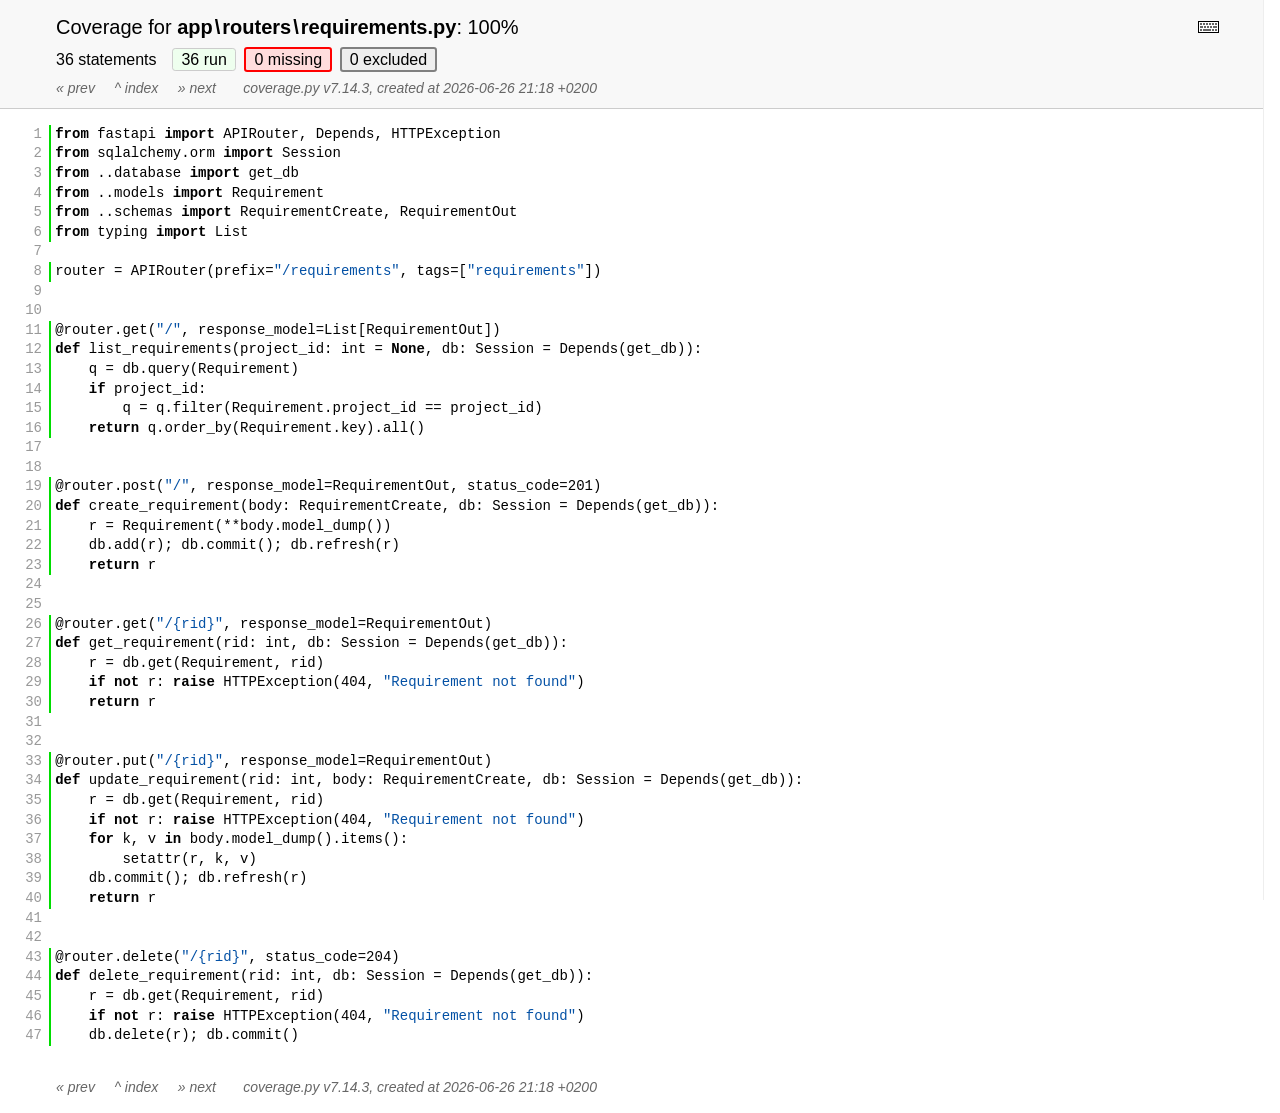
<file: doc/coverage/z_84e85958b078cc7a_requirements_py.html>
<!DOCTYPE html>
<html lang="en">
<head>
    <meta http-equiv="Content-Type" content="text/html; charset=utf-8">
    <title>Coverage for app\routers\requirements.py: 100%</title>
    <link rel="icon" sizes="32x32" href="favicon_32_cb_c827f16f.png">
    <link rel="stylesheet" href="style_cb_0853b3de.css" type="text/css">
    <script src="coverage_html_cb_188fc9a4.js" defer></script>
</head>
<body class="pyfile">
<header>
    <div class="content">
        <h1>
            <span class="text">Coverage for </span><b>app<span class="sep">\</span>routers<span class="sep">\</span>requirements.py</b>:
            <span class="pc_cov">100%</span>
        </h1>
        <aside id="help_panel_wrapper">
            <input id="help_panel_state" type="checkbox">
            <label for="help_panel_state">
                <img id="keyboard_icon" src="keybd_closed_cb_900cfef5.png" alt="Show/hide keyboard shortcuts">
            </label>
            <div id="help_panel">
                <p class="legend">Shortcuts on this page</p>
                <div class="keyhelp">
                    <p>
                        <kbd>r</kbd>
                        <kbd>m</kbd>
                        <kbd>x</kbd>
                        &nbsp; toggle line displays
                    </p>
                    <p>
                        <kbd>j</kbd>
                        <kbd>k</kbd>
                        &nbsp; next/prev highlighted chunk
                    </p>
                    <p>
                        <kbd>0</kbd> &nbsp; (zero) top of page
                    </p>
                    <p>
                        <kbd>1</kbd> &nbsp; (one) first highlighted chunk
                    </p>
                    <p>
                        <kbd>[</kbd>
                        <kbd>]</kbd>
                        &nbsp; prev/next file
                    </p>
                    <p>
                        <kbd>u</kbd> &nbsp; up to the index
                    </p>
                    <p>
                        <kbd>?</kbd> &nbsp; show/hide this help
                    </p>
                </div>
            </div>
        </aside>
        <h2>
            <span class="text">36 statements &nbsp;</span>
            <button type="button" class="run button_toggle_run" value="run" data-shortcut="r" title="Toggle lines run">36<span class="text"> run</span></button>
            <button type="button" class="mis show_mis button_toggle_mis" value="mis" data-shortcut="m" title="Toggle lines missing">0<span class="text"> missing</span></button>
            <button type="button" class="exc show_exc button_toggle_exc" value="exc" data-shortcut="x" title="Toggle lines excluded">0<span class="text"> excluded</span></button>
        </h2>
        <p class="text">
            <a id="prevFileLink" class="nav" href="z_84e85958b078cc7a_projects_py.html">&#xab; prev</a> &nbsp; &nbsp;
            <a id="indexLink" class="nav" href="index.html">&Hat; index</a> &nbsp; &nbsp;
            <a id="nextFileLink" class="nav" href="z_84e85958b078cc7a_tests_py.html">&#xbb; next</a>
            &nbsp; &nbsp; &nbsp;
            <a class="nav" href="https://coverage.readthedocs.io/en/7.14.3">coverage.py v7.14.3</a>,
            created at 2026-06-26 21:18 +0200
        </p>
        <aside class="hidden">
            <button type="button" class="button_next_chunk" data-shortcut="j"></button>
            <button type="button" class="button_prev_chunk" data-shortcut="k"></button>
            <button type="button" class="button_top_of_page" data-shortcut="0"></button>
            <button type="button" class="button_first_chunk" data-shortcut="1"></button>
            <button type="button" class="button_prev_file" data-shortcut="["></button>
            <button type="button" class="button_next_file" data-shortcut="]"></button>
            <button type="button" class="button_to_index" data-shortcut="u"></button>
            <button type="button" class="button_show_hide_help" data-shortcut="?"></button>
        </aside>
    </div>
</header>
<main id="source">
    <p class="run"><span class="n"><a id="t1" href="#t1">1</a></span><span class="t"><span class="key">from</span> <span class="nam">fastapi</span> <span class="key">import</span> <span class="nam">APIRouter</span><span class="op">,</span> <span class="nam">Depends</span><span class="op">,</span> <span class="nam">HTTPException</span>&nbsp;</span><span class="r"></span></p>
    <p class="run"><span class="n"><a id="t2" href="#t2">2</a></span><span class="t"><span class="key">from</span> <span class="nam">sqlalchemy</span><span class="op">.</span><span class="nam">orm</span> <span class="key">import</span> <span class="nam">Session</span>&nbsp;</span><span class="r"></span></p>
    <p class="run"><span class="n"><a id="t3" href="#t3">3</a></span><span class="t"><span class="key">from</span> <span class="op">.</span><span class="op">.</span><span class="nam">database</span> <span class="key">import</span> <span class="nam">get_db</span>&nbsp;</span><span class="r"></span></p>
    <p class="run"><span class="n"><a id="t4" href="#t4">4</a></span><span class="t"><span class="key">from</span> <span class="op">.</span><span class="op">.</span><span class="nam">models</span> <span class="key">import</span> <span class="nam">Requirement</span>&nbsp;</span><span class="r"></span></p>
    <p class="run"><span class="n"><a id="t5" href="#t5">5</a></span><span class="t"><span class="key">from</span> <span class="op">.</span><span class="op">.</span><span class="nam">schemas</span> <span class="key">import</span> <span class="nam">RequirementCreate</span><span class="op">,</span> <span class="nam">RequirementOut</span>&nbsp;</span><span class="r"></span></p>
    <p class="run"><span class="n"><a id="t6" href="#t6">6</a></span><span class="t"><span class="key">from</span> <span class="nam">typing</span> <span class="key">import</span> <span class="nam">List</span>&nbsp;</span><span class="r"></span></p>
    <p class="pln"><span class="n"><a id="t7" href="#t7">7</a></span><span class="t">&nbsp;</span><span class="r"></span></p>
    <p class="run"><span class="n"><a id="t8" href="#t8">8</a></span><span class="t"><span class="nam">router</span> <span class="op">=</span> <span class="nam">APIRouter</span><span class="op">(</span><span class="nam">prefix</span><span class="op">=</span><span class="str">"/requirements"</span><span class="op">,</span> <span class="nam">tags</span><span class="op">=</span><span class="op">[</span><span class="str">"requirements"</span><span class="op">]</span><span class="op">)</span>&nbsp;</span><span class="r"></span></p>
    <p class="pln"><span class="n"><a id="t9" href="#t9">9</a></span><span class="t">&nbsp;</span><span class="r"></span></p>
    <p class="pln"><span class="n"><a id="t10" href="#t10">10</a></span><span class="t">&nbsp;</span><span class="r"></span></p>
    <p class="run"><span class="n"><a id="t11" href="#t11">11</a></span><span class="t"><span class="op">@</span><span class="nam">router</span><span class="op">.</span><span class="nam">get</span><span class="op">(</span><span class="str">"/"</span><span class="op">,</span> <span class="nam">response_model</span><span class="op">=</span><span class="nam">List</span><span class="op">[</span><span class="nam">RequirementOut</span><span class="op">]</span><span class="op">)</span>&nbsp;</span><span class="r"></span></p>
    <p class="run"><span class="n"><a id="t12" href="#t12">12</a></span><span class="t"><span class="key">def</span> <span class="nam">list_requirements</span><span class="op">(</span><span class="nam">project_id</span><span class="op">:</span> <span class="nam">int</span> <span class="op">=</span> <span class="key">None</span><span class="op">,</span> <span class="nam">db</span><span class="op">:</span> <span class="nam">Session</span> <span class="op">=</span> <span class="nam">Depends</span><span class="op">(</span><span class="nam">get_db</span><span class="op">)</span><span class="op">)</span><span class="op">:</span>&nbsp;</span><span class="r"></span></p>
    <p class="run"><span class="n"><a id="t13" href="#t13">13</a></span><span class="t">    <span class="nam">q</span> <span class="op">=</span> <span class="nam">db</span><span class="op">.</span><span class="nam">query</span><span class="op">(</span><span class="nam">Requirement</span><span class="op">)</span>&nbsp;</span><span class="r"></span></p>
    <p class="run"><span class="n"><a id="t14" href="#t14">14</a></span><span class="t">    <span class="key">if</span> <span class="nam">project_id</span><span class="op">:</span>&nbsp;</span><span class="r"></span></p>
    <p class="run"><span class="n"><a id="t15" href="#t15">15</a></span><span class="t">        <span class="nam">q</span> <span class="op">=</span> <span class="nam">q</span><span class="op">.</span><span class="nam">filter</span><span class="op">(</span><span class="nam">Requirement</span><span class="op">.</span><span class="nam">project_id</span> <span class="op">==</span> <span class="nam">project_id</span><span class="op">)</span>&nbsp;</span><span class="r"></span></p>
    <p class="run"><span class="n"><a id="t16" href="#t16">16</a></span><span class="t">    <span class="key">return</span> <span class="nam">q</span><span class="op">.</span><span class="nam">order_by</span><span class="op">(</span><span class="nam">Requirement</span><span class="op">.</span><span class="nam">key</span><span class="op">)</span><span class="op">.</span><span class="nam">all</span><span class="op">(</span><span class="op">)</span>&nbsp;</span><span class="r"></span></p>
    <p class="pln"><span class="n"><a id="t17" href="#t17">17</a></span><span class="t">&nbsp;</span><span class="r"></span></p>
    <p class="pln"><span class="n"><a id="t18" href="#t18">18</a></span><span class="t">&nbsp;</span><span class="r"></span></p>
    <p class="run"><span class="n"><a id="t19" href="#t19">19</a></span><span class="t"><span class="op">@</span><span class="nam">router</span><span class="op">.</span><span class="nam">post</span><span class="op">(</span><span class="str">"/"</span><span class="op">,</span> <span class="nam">response_model</span><span class="op">=</span><span class="nam">RequirementOut</span><span class="op">,</span> <span class="nam">status_code</span><span class="op">=</span><span class="num">201</span><span class="op">)</span>&nbsp;</span><span class="r"></span></p>
    <p class="run"><span class="n"><a id="t20" href="#t20">20</a></span><span class="t"><span class="key">def</span> <span class="nam">create_requirement</span><span class="op">(</span><span class="nam">body</span><span class="op">:</span> <span class="nam">RequirementCreate</span><span class="op">,</span> <span class="nam">db</span><span class="op">:</span> <span class="nam">Session</span> <span class="op">=</span> <span class="nam">Depends</span><span class="op">(</span><span class="nam">get_db</span><span class="op">)</span><span class="op">)</span><span class="op">:</span>&nbsp;</span><span class="r"></span></p>
    <p class="run"><span class="n"><a id="t21" href="#t21">21</a></span><span class="t">    <span class="nam">r</span> <span class="op">=</span> <span class="nam">Requirement</span><span class="op">(</span><span class="op">**</span><span class="nam">body</span><span class="op">.</span><span class="nam">model_dump</span><span class="op">(</span><span class="op">)</span><span class="op">)</span>&nbsp;</span><span class="r"></span></p>
    <p class="run"><span class="n"><a id="t22" href="#t22">22</a></span><span class="t">    <span class="nam">db</span><span class="op">.</span><span class="nam">add</span><span class="op">(</span><span class="nam">r</span><span class="op">)</span><span class="op">;</span> <span class="nam">db</span><span class="op">.</span><span class="nam">commit</span><span class="op">(</span><span class="op">)</span><span class="op">;</span> <span class="nam">db</span><span class="op">.</span><span class="nam">refresh</span><span class="op">(</span><span class="nam">r</span><span class="op">)</span>&nbsp;</span><span class="r"></span></p>
    <p class="run"><span class="n"><a id="t23" href="#t23">23</a></span><span class="t">    <span class="key">return</span> <span class="nam">r</span>&nbsp;</span><span class="r"></span></p>
    <p class="pln"><span class="n"><a id="t24" href="#t24">24</a></span><span class="t">&nbsp;</span><span class="r"></span></p>
    <p class="pln"><span class="n"><a id="t25" href="#t25">25</a></span><span class="t">&nbsp;</span><span class="r"></span></p>
    <p class="run"><span class="n"><a id="t26" href="#t26">26</a></span><span class="t"><span class="op">@</span><span class="nam">router</span><span class="op">.</span><span class="nam">get</span><span class="op">(</span><span class="str">"/{rid}"</span><span class="op">,</span> <span class="nam">response_model</span><span class="op">=</span><span class="nam">RequirementOut</span><span class="op">)</span>&nbsp;</span><span class="r"></span></p>
    <p class="run"><span class="n"><a id="t27" href="#t27">27</a></span><span class="t"><span class="key">def</span> <span class="nam">get_requirement</span><span class="op">(</span><span class="nam">rid</span><span class="op">:</span> <span class="nam">int</span><span class="op">,</span> <span class="nam">db</span><span class="op">:</span> <span class="nam">Session</span> <span class="op">=</span> <span class="nam">Depends</span><span class="op">(</span><span class="nam">get_db</span><span class="op">)</span><span class="op">)</span><span class="op">:</span>&nbsp;</span><span class="r"></span></p>
    <p class="run"><span class="n"><a id="t28" href="#t28">28</a></span><span class="t">    <span class="nam">r</span> <span class="op">=</span> <span class="nam">db</span><span class="op">.</span><span class="nam">get</span><span class="op">(</span><span class="nam">Requirement</span><span class="op">,</span> <span class="nam">rid</span><span class="op">)</span>&nbsp;</span><span class="r"></span></p>
    <p class="run"><span class="n"><a id="t29" href="#t29">29</a></span><span class="t">    <span class="key">if</span> <span class="key">not</span> <span class="nam">r</span><span class="op">:</span> <span class="key">raise</span> <span class="nam">HTTPException</span><span class="op">(</span><span class="num">404</span><span class="op">,</span> <span class="str">"Requirement not found"</span><span class="op">)</span>&nbsp;</span><span class="r"></span></p>
    <p class="run"><span class="n"><a id="t30" href="#t30">30</a></span><span class="t">    <span class="key">return</span> <span class="nam">r</span>&nbsp;</span><span class="r"></span></p>
    <p class="pln"><span class="n"><a id="t31" href="#t31">31</a></span><span class="t">&nbsp;</span><span class="r"></span></p>
    <p class="pln"><span class="n"><a id="t32" href="#t32">32</a></span><span class="t">&nbsp;</span><span class="r"></span></p>
    <p class="run"><span class="n"><a id="t33" href="#t33">33</a></span><span class="t"><span class="op">@</span><span class="nam">router</span><span class="op">.</span><span class="nam">put</span><span class="op">(</span><span class="str">"/{rid}"</span><span class="op">,</span> <span class="nam">response_model</span><span class="op">=</span><span class="nam">RequirementOut</span><span class="op">)</span>&nbsp;</span><span class="r"></span></p>
    <p class="run"><span class="n"><a id="t34" href="#t34">34</a></span><span class="t"><span class="key">def</span> <span class="nam">update_requirement</span><span class="op">(</span><span class="nam">rid</span><span class="op">:</span> <span class="nam">int</span><span class="op">,</span> <span class="nam">body</span><span class="op">:</span> <span class="nam">RequirementCreate</span><span class="op">,</span> <span class="nam">db</span><span class="op">:</span> <span class="nam">Session</span> <span class="op">=</span> <span class="nam">Depends</span><span class="op">(</span><span class="nam">get_db</span><span class="op">)</span><span class="op">)</span><span class="op">:</span>&nbsp;</span><span class="r"></span></p>
    <p class="run"><span class="n"><a id="t35" href="#t35">35</a></span><span class="t">    <span class="nam">r</span> <span class="op">=</span> <span class="nam">db</span><span class="op">.</span><span class="nam">get</span><span class="op">(</span><span class="nam">Requirement</span><span class="op">,</span> <span class="nam">rid</span><span class="op">)</span>&nbsp;</span><span class="r"></span></p>
    <p class="run"><span class="n"><a id="t36" href="#t36">36</a></span><span class="t">    <span class="key">if</span> <span class="key">not</span> <span class="nam">r</span><span class="op">:</span> <span class="key">raise</span> <span class="nam">HTTPException</span><span class="op">(</span><span class="num">404</span><span class="op">,</span> <span class="str">"Requirement not found"</span><span class="op">)</span>&nbsp;</span><span class="r"></span></p>
    <p class="run"><span class="n"><a id="t37" href="#t37">37</a></span><span class="t">    <span class="key">for</span> <span class="nam">k</span><span class="op">,</span> <span class="nam">v</span> <span class="key">in</span> <span class="nam">body</span><span class="op">.</span><span class="nam">model_dump</span><span class="op">(</span><span class="op">)</span><span class="op">.</span><span class="nam">items</span><span class="op">(</span><span class="op">)</span><span class="op">:</span>&nbsp;</span><span class="r"></span></p>
    <p class="run"><span class="n"><a id="t38" href="#t38">38</a></span><span class="t">        <span class="nam">setattr</span><span class="op">(</span><span class="nam">r</span><span class="op">,</span> <span class="nam">k</span><span class="op">,</span> <span class="nam">v</span><span class="op">)</span>&nbsp;</span><span class="r"></span></p>
    <p class="run"><span class="n"><a id="t39" href="#t39">39</a></span><span class="t">    <span class="nam">db</span><span class="op">.</span><span class="nam">commit</span><span class="op">(</span><span class="op">)</span><span class="op">;</span> <span class="nam">db</span><span class="op">.</span><span class="nam">refresh</span><span class="op">(</span><span class="nam">r</span><span class="op">)</span>&nbsp;</span><span class="r"></span></p>
    <p class="run"><span class="n"><a id="t40" href="#t40">40</a></span><span class="t">    <span class="key">return</span> <span class="nam">r</span>&nbsp;</span><span class="r"></span></p>
    <p class="pln"><span class="n"><a id="t41" href="#t41">41</a></span><span class="t">&nbsp;</span><span class="r"></span></p>
    <p class="pln"><span class="n"><a id="t42" href="#t42">42</a></span><span class="t">&nbsp;</span><span class="r"></span></p>
    <p class="run"><span class="n"><a id="t43" href="#t43">43</a></span><span class="t"><span class="op">@</span><span class="nam">router</span><span class="op">.</span><span class="nam">delete</span><span class="op">(</span><span class="str">"/{rid}"</span><span class="op">,</span> <span class="nam">status_code</span><span class="op">=</span><span class="num">204</span><span class="op">)</span>&nbsp;</span><span class="r"></span></p>
    <p class="run"><span class="n"><a id="t44" href="#t44">44</a></span><span class="t"><span class="key">def</span> <span class="nam">delete_requirement</span><span class="op">(</span><span class="nam">rid</span><span class="op">:</span> <span class="nam">int</span><span class="op">,</span> <span class="nam">db</span><span class="op">:</span> <span class="nam">Session</span> <span class="op">=</span> <span class="nam">Depends</span><span class="op">(</span><span class="nam">get_db</span><span class="op">)</span><span class="op">)</span><span class="op">:</span>&nbsp;</span><span class="r"></span></p>
    <p class="run"><span class="n"><a id="t45" href="#t45">45</a></span><span class="t">    <span class="nam">r</span> <span class="op">=</span> <span class="nam">db</span><span class="op">.</span><span class="nam">get</span><span class="op">(</span><span class="nam">Requirement</span><span class="op">,</span> <span class="nam">rid</span><span class="op">)</span>&nbsp;</span><span class="r"></span></p>
    <p class="run"><span class="n"><a id="t46" href="#t46">46</a></span><span class="t">    <span class="key">if</span> <span class="key">not</span> <span class="nam">r</span><span class="op">:</span> <span class="key">raise</span> <span class="nam">HTTPException</span><span class="op">(</span><span class="num">404</span><span class="op">,</span> <span class="str">"Requirement not found"</span><span class="op">)</span>&nbsp;</span><span class="r"></span></p>
    <p class="run"><span class="n"><a id="t47" href="#t47">47</a></span><span class="t">    <span class="nam">db</span><span class="op">.</span><span class="nam">delete</span><span class="op">(</span><span class="nam">r</span><span class="op">)</span><span class="op">;</span> <span class="nam">db</span><span class="op">.</span><span class="nam">commit</span><span class="op">(</span><span class="op">)</span>&nbsp;</span><span class="r"></span></p>
</main>
<footer>
    <div class="content">
        <p>
            <a class="nav" href="z_84e85958b078cc7a_projects_py.html">&#xab; prev</a> &nbsp; &nbsp;
            <a class="nav" href="index.html">&Hat; index</a> &nbsp; &nbsp;
            <a class="nav" href="z_84e85958b078cc7a_tests_py.html">&#xbb; next</a>
            &nbsp; &nbsp; &nbsp;
            <a class="nav" href="https://coverage.readthedocs.io/en/7.14.3">coverage.py v7.14.3</a>,
            created at 2026-06-26 21:18 +0200
        </p>
    </div>
</footer>
</body>
</html>
</file>
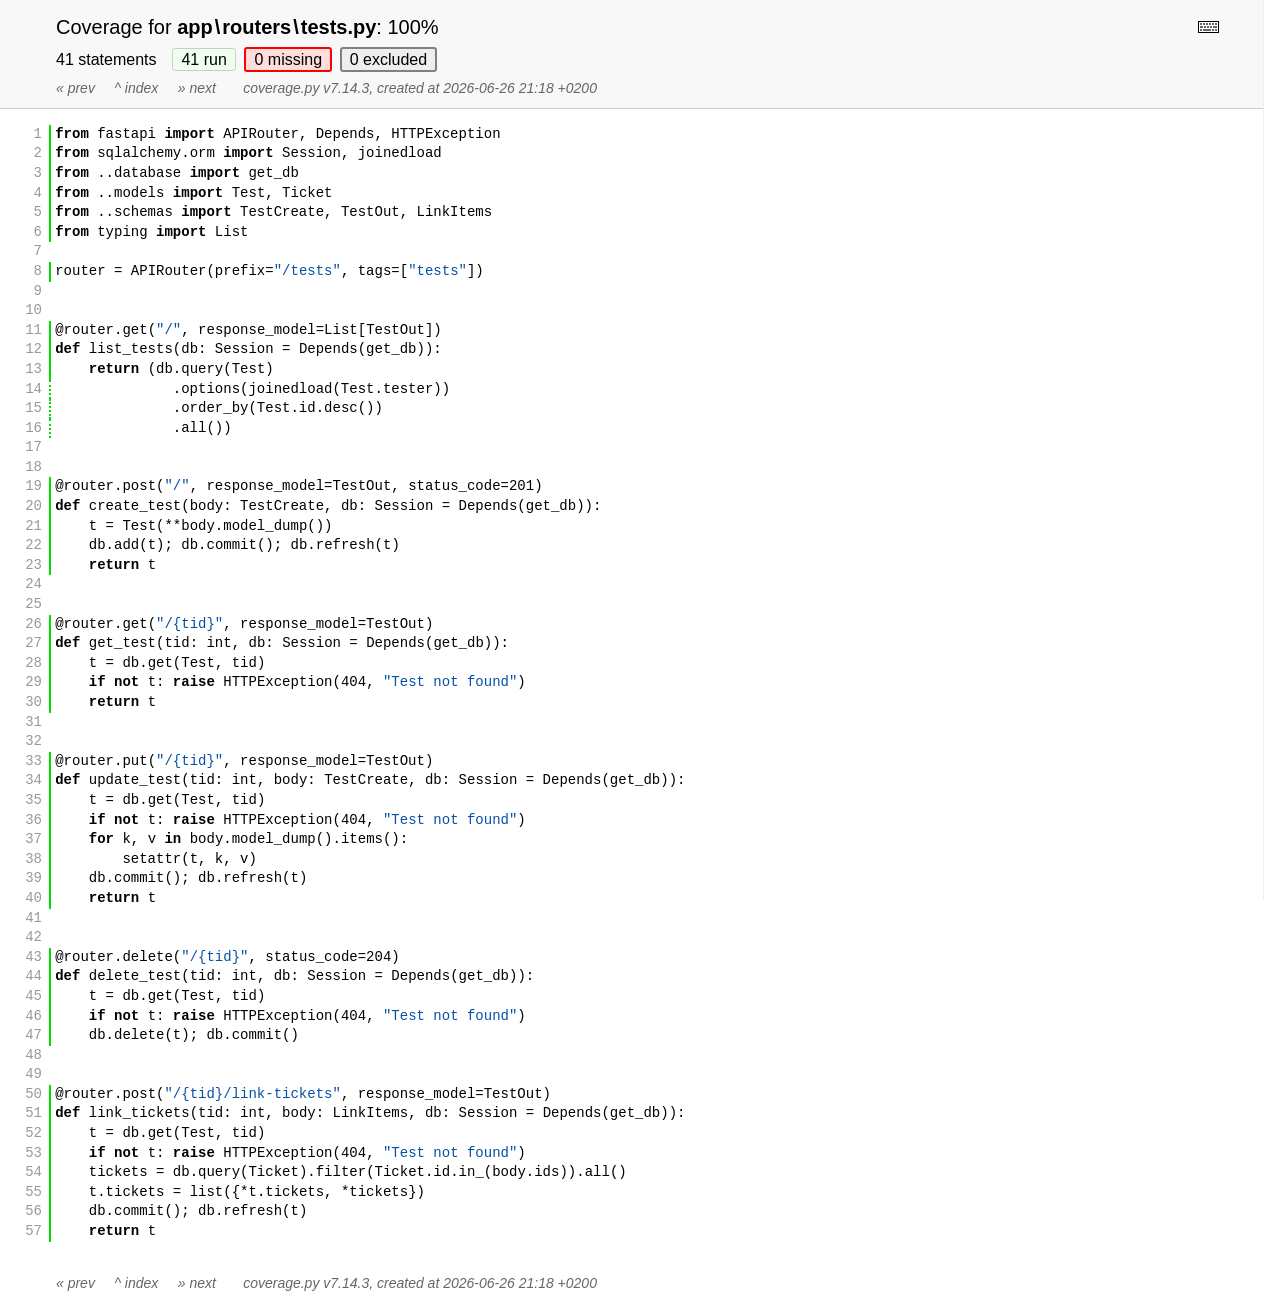
<file: doc/coverage/z_84e85958b078cc7a_tests_py.html>
<!DOCTYPE html>
<html lang="en">
<head>
    <meta http-equiv="Content-Type" content="text/html; charset=utf-8">
    <title>Coverage for app\routers\tests.py: 100%</title>
    <link rel="icon" sizes="32x32" href="favicon_32_cb_c827f16f.png">
    <link rel="stylesheet" href="style_cb_0853b3de.css" type="text/css">
    <script src="coverage_html_cb_188fc9a4.js" defer></script>
</head>
<body class="pyfile">
<header>
    <div class="content">
        <h1>
            <span class="text">Coverage for </span><b>app<span class="sep">\</span>routers<span class="sep">\</span>tests.py</b>:
            <span class="pc_cov">100%</span>
        </h1>
        <aside id="help_panel_wrapper">
            <input id="help_panel_state" type="checkbox">
            <label for="help_panel_state">
                <img id="keyboard_icon" src="keybd_closed_cb_900cfef5.png" alt="Show/hide keyboard shortcuts">
            </label>
            <div id="help_panel">
                <p class="legend">Shortcuts on this page</p>
                <div class="keyhelp">
                    <p>
                        <kbd>r</kbd>
                        <kbd>m</kbd>
                        <kbd>x</kbd>
                        &nbsp; toggle line displays
                    </p>
                    <p>
                        <kbd>j</kbd>
                        <kbd>k</kbd>
                        &nbsp; next/prev highlighted chunk
                    </p>
                    <p>
                        <kbd>0</kbd> &nbsp; (zero) top of page
                    </p>
                    <p>
                        <kbd>1</kbd> &nbsp; (one) first highlighted chunk
                    </p>
                    <p>
                        <kbd>[</kbd>
                        <kbd>]</kbd>
                        &nbsp; prev/next file
                    </p>
                    <p>
                        <kbd>u</kbd> &nbsp; up to the index
                    </p>
                    <p>
                        <kbd>?</kbd> &nbsp; show/hide this help
                    </p>
                </div>
            </div>
        </aside>
        <h2>
            <span class="text">41 statements &nbsp;</span>
            <button type="button" class="run button_toggle_run" value="run" data-shortcut="r" title="Toggle lines run">41<span class="text"> run</span></button>
            <button type="button" class="mis show_mis button_toggle_mis" value="mis" data-shortcut="m" title="Toggle lines missing">0<span class="text"> missing</span></button>
            <button type="button" class="exc show_exc button_toggle_exc" value="exc" data-shortcut="x" title="Toggle lines excluded">0<span class="text"> excluded</span></button>
        </h2>
        <p class="text">
            <a id="prevFileLink" class="nav" href="z_84e85958b078cc7a_requirements_py.html">&#xab; prev</a> &nbsp; &nbsp;
            <a id="indexLink" class="nav" href="index.html">&Hat; index</a> &nbsp; &nbsp;
            <a id="nextFileLink" class="nav" href="z_84e85958b078cc7a_tickets_py.html">&#xbb; next</a>
            &nbsp; &nbsp; &nbsp;
            <a class="nav" href="https://coverage.readthedocs.io/en/7.14.3">coverage.py v7.14.3</a>,
            created at 2026-06-26 21:18 +0200
        </p>
        <aside class="hidden">
            <button type="button" class="button_next_chunk" data-shortcut="j"></button>
            <button type="button" class="button_prev_chunk" data-shortcut="k"></button>
            <button type="button" class="button_top_of_page" data-shortcut="0"></button>
            <button type="button" class="button_first_chunk" data-shortcut="1"></button>
            <button type="button" class="button_prev_file" data-shortcut="["></button>
            <button type="button" class="button_next_file" data-shortcut="]"></button>
            <button type="button" class="button_to_index" data-shortcut="u"></button>
            <button type="button" class="button_show_hide_help" data-shortcut="?"></button>
        </aside>
    </div>
</header>
<main id="source">
    <p class="run"><span class="n"><a id="t1" href="#t1">1</a></span><span class="t"><span class="key">from</span> <span class="nam">fastapi</span> <span class="key">import</span> <span class="nam">APIRouter</span><span class="op">,</span> <span class="nam">Depends</span><span class="op">,</span> <span class="nam">HTTPException</span>&nbsp;</span><span class="r"></span></p>
    <p class="run"><span class="n"><a id="t2" href="#t2">2</a></span><span class="t"><span class="key">from</span> <span class="nam">sqlalchemy</span><span class="op">.</span><span class="nam">orm</span> <span class="key">import</span> <span class="nam">Session</span><span class="op">,</span> <span class="nam">joinedload</span>&nbsp;</span><span class="r"></span></p>
    <p class="run"><span class="n"><a id="t3" href="#t3">3</a></span><span class="t"><span class="key">from</span> <span class="op">.</span><span class="op">.</span><span class="nam">database</span> <span class="key">import</span> <span class="nam">get_db</span>&nbsp;</span><span class="r"></span></p>
    <p class="run"><span class="n"><a id="t4" href="#t4">4</a></span><span class="t"><span class="key">from</span> <span class="op">.</span><span class="op">.</span><span class="nam">models</span> <span class="key">import</span> <span class="nam">Test</span><span class="op">,</span> <span class="nam">Ticket</span>&nbsp;</span><span class="r"></span></p>
    <p class="run"><span class="n"><a id="t5" href="#t5">5</a></span><span class="t"><span class="key">from</span> <span class="op">.</span><span class="op">.</span><span class="nam">schemas</span> <span class="key">import</span> <span class="nam">TestCreate</span><span class="op">,</span> <span class="nam">TestOut</span><span class="op">,</span> <span class="nam">LinkItems</span>&nbsp;</span><span class="r"></span></p>
    <p class="run"><span class="n"><a id="t6" href="#t6">6</a></span><span class="t"><span class="key">from</span> <span class="nam">typing</span> <span class="key">import</span> <span class="nam">List</span>&nbsp;</span><span class="r"></span></p>
    <p class="pln"><span class="n"><a id="t7" href="#t7">7</a></span><span class="t">&nbsp;</span><span class="r"></span></p>
    <p class="run"><span class="n"><a id="t8" href="#t8">8</a></span><span class="t"><span class="nam">router</span> <span class="op">=</span> <span class="nam">APIRouter</span><span class="op">(</span><span class="nam">prefix</span><span class="op">=</span><span class="str">"/tests"</span><span class="op">,</span> <span class="nam">tags</span><span class="op">=</span><span class="op">[</span><span class="str">"tests"</span><span class="op">]</span><span class="op">)</span>&nbsp;</span><span class="r"></span></p>
    <p class="pln"><span class="n"><a id="t9" href="#t9">9</a></span><span class="t">&nbsp;</span><span class="r"></span></p>
    <p class="pln"><span class="n"><a id="t10" href="#t10">10</a></span><span class="t">&nbsp;</span><span class="r"></span></p>
    <p class="run"><span class="n"><a id="t11" href="#t11">11</a></span><span class="t"><span class="op">@</span><span class="nam">router</span><span class="op">.</span><span class="nam">get</span><span class="op">(</span><span class="str">"/"</span><span class="op">,</span> <span class="nam">response_model</span><span class="op">=</span><span class="nam">List</span><span class="op">[</span><span class="nam">TestOut</span><span class="op">]</span><span class="op">)</span>&nbsp;</span><span class="r"></span></p>
    <p class="run"><span class="n"><a id="t12" href="#t12">12</a></span><span class="t"><span class="key">def</span> <span class="nam">list_tests</span><span class="op">(</span><span class="nam">db</span><span class="op">:</span> <span class="nam">Session</span> <span class="op">=</span> <span class="nam">Depends</span><span class="op">(</span><span class="nam">get_db</span><span class="op">)</span><span class="op">)</span><span class="op">:</span>&nbsp;</span><span class="r"></span></p>
    <p class="run"><span class="n"><a id="t13" href="#t13">13</a></span><span class="t">    <span class="key">return</span> <span class="op">(</span><span class="nam">db</span><span class="op">.</span><span class="nam">query</span><span class="op">(</span><span class="nam">Test</span><span class="op">)</span>&nbsp;</span><span class="r"></span></p>
    <p class="run run2"><span class="n"><a id="t14" href="#t14">14</a></span><span class="t">              <span class="op">.</span><span class="nam">options</span><span class="op">(</span><span class="nam">joinedload</span><span class="op">(</span><span class="nam">Test</span><span class="op">.</span><span class="nam">tester</span><span class="op">)</span><span class="op">)</span>&nbsp;</span><span class="r"></span></p>
    <p class="run run2"><span class="n"><a id="t15" href="#t15">15</a></span><span class="t">              <span class="op">.</span><span class="nam">order_by</span><span class="op">(</span><span class="nam">Test</span><span class="op">.</span><span class="nam">id</span><span class="op">.</span><span class="nam">desc</span><span class="op">(</span><span class="op">)</span><span class="op">)</span>&nbsp;</span><span class="r"></span></p>
    <p class="run run2"><span class="n"><a id="t16" href="#t16">16</a></span><span class="t">              <span class="op">.</span><span class="nam">all</span><span class="op">(</span><span class="op">)</span><span class="op">)</span>&nbsp;</span><span class="r"></span></p>
    <p class="pln"><span class="n"><a id="t17" href="#t17">17</a></span><span class="t">&nbsp;</span><span class="r"></span></p>
    <p class="pln"><span class="n"><a id="t18" href="#t18">18</a></span><span class="t">&nbsp;</span><span class="r"></span></p>
    <p class="run"><span class="n"><a id="t19" href="#t19">19</a></span><span class="t"><span class="op">@</span><span class="nam">router</span><span class="op">.</span><span class="nam">post</span><span class="op">(</span><span class="str">"/"</span><span class="op">,</span> <span class="nam">response_model</span><span class="op">=</span><span class="nam">TestOut</span><span class="op">,</span> <span class="nam">status_code</span><span class="op">=</span><span class="num">201</span><span class="op">)</span>&nbsp;</span><span class="r"></span></p>
    <p class="run"><span class="n"><a id="t20" href="#t20">20</a></span><span class="t"><span class="key">def</span> <span class="nam">create_test</span><span class="op">(</span><span class="nam">body</span><span class="op">:</span> <span class="nam">TestCreate</span><span class="op">,</span> <span class="nam">db</span><span class="op">:</span> <span class="nam">Session</span> <span class="op">=</span> <span class="nam">Depends</span><span class="op">(</span><span class="nam">get_db</span><span class="op">)</span><span class="op">)</span><span class="op">:</span>&nbsp;</span><span class="r"></span></p>
    <p class="run"><span class="n"><a id="t21" href="#t21">21</a></span><span class="t">    <span class="nam">t</span> <span class="op">=</span> <span class="nam">Test</span><span class="op">(</span><span class="op">**</span><span class="nam">body</span><span class="op">.</span><span class="nam">model_dump</span><span class="op">(</span><span class="op">)</span><span class="op">)</span>&nbsp;</span><span class="r"></span></p>
    <p class="run"><span class="n"><a id="t22" href="#t22">22</a></span><span class="t">    <span class="nam">db</span><span class="op">.</span><span class="nam">add</span><span class="op">(</span><span class="nam">t</span><span class="op">)</span><span class="op">;</span> <span class="nam">db</span><span class="op">.</span><span class="nam">commit</span><span class="op">(</span><span class="op">)</span><span class="op">;</span> <span class="nam">db</span><span class="op">.</span><span class="nam">refresh</span><span class="op">(</span><span class="nam">t</span><span class="op">)</span>&nbsp;</span><span class="r"></span></p>
    <p class="run"><span class="n"><a id="t23" href="#t23">23</a></span><span class="t">    <span class="key">return</span> <span class="nam">t</span>&nbsp;</span><span class="r"></span></p>
    <p class="pln"><span class="n"><a id="t24" href="#t24">24</a></span><span class="t">&nbsp;</span><span class="r"></span></p>
    <p class="pln"><span class="n"><a id="t25" href="#t25">25</a></span><span class="t">&nbsp;</span><span class="r"></span></p>
    <p class="run"><span class="n"><a id="t26" href="#t26">26</a></span><span class="t"><span class="op">@</span><span class="nam">router</span><span class="op">.</span><span class="nam">get</span><span class="op">(</span><span class="str">"/{tid}"</span><span class="op">,</span> <span class="nam">response_model</span><span class="op">=</span><span class="nam">TestOut</span><span class="op">)</span>&nbsp;</span><span class="r"></span></p>
    <p class="run"><span class="n"><a id="t27" href="#t27">27</a></span><span class="t"><span class="key">def</span> <span class="nam">get_test</span><span class="op">(</span><span class="nam">tid</span><span class="op">:</span> <span class="nam">int</span><span class="op">,</span> <span class="nam">db</span><span class="op">:</span> <span class="nam">Session</span> <span class="op">=</span> <span class="nam">Depends</span><span class="op">(</span><span class="nam">get_db</span><span class="op">)</span><span class="op">)</span><span class="op">:</span>&nbsp;</span><span class="r"></span></p>
    <p class="run"><span class="n"><a id="t28" href="#t28">28</a></span><span class="t">    <span class="nam">t</span> <span class="op">=</span> <span class="nam">db</span><span class="op">.</span><span class="nam">get</span><span class="op">(</span><span class="nam">Test</span><span class="op">,</span> <span class="nam">tid</span><span class="op">)</span>&nbsp;</span><span class="r"></span></p>
    <p class="run"><span class="n"><a id="t29" href="#t29">29</a></span><span class="t">    <span class="key">if</span> <span class="key">not</span> <span class="nam">t</span><span class="op">:</span> <span class="key">raise</span> <span class="nam">HTTPException</span><span class="op">(</span><span class="num">404</span><span class="op">,</span> <span class="str">"Test not found"</span><span class="op">)</span>&nbsp;</span><span class="r"></span></p>
    <p class="run"><span class="n"><a id="t30" href="#t30">30</a></span><span class="t">    <span class="key">return</span> <span class="nam">t</span>&nbsp;</span><span class="r"></span></p>
    <p class="pln"><span class="n"><a id="t31" href="#t31">31</a></span><span class="t">&nbsp;</span><span class="r"></span></p>
    <p class="pln"><span class="n"><a id="t32" href="#t32">32</a></span><span class="t">&nbsp;</span><span class="r"></span></p>
    <p class="run"><span class="n"><a id="t33" href="#t33">33</a></span><span class="t"><span class="op">@</span><span class="nam">router</span><span class="op">.</span><span class="nam">put</span><span class="op">(</span><span class="str">"/{tid}"</span><span class="op">,</span> <span class="nam">response_model</span><span class="op">=</span><span class="nam">TestOut</span><span class="op">)</span>&nbsp;</span><span class="r"></span></p>
    <p class="run"><span class="n"><a id="t34" href="#t34">34</a></span><span class="t"><span class="key">def</span> <span class="nam">update_test</span><span class="op">(</span><span class="nam">tid</span><span class="op">:</span> <span class="nam">int</span><span class="op">,</span> <span class="nam">body</span><span class="op">:</span> <span class="nam">TestCreate</span><span class="op">,</span> <span class="nam">db</span><span class="op">:</span> <span class="nam">Session</span> <span class="op">=</span> <span class="nam">Depends</span><span class="op">(</span><span class="nam">get_db</span><span class="op">)</span><span class="op">)</span><span class="op">:</span>&nbsp;</span><span class="r"></span></p>
    <p class="run"><span class="n"><a id="t35" href="#t35">35</a></span><span class="t">    <span class="nam">t</span> <span class="op">=</span> <span class="nam">db</span><span class="op">.</span><span class="nam">get</span><span class="op">(</span><span class="nam">Test</span><span class="op">,</span> <span class="nam">tid</span><span class="op">)</span>&nbsp;</span><span class="r"></span></p>
    <p class="run"><span class="n"><a id="t36" href="#t36">36</a></span><span class="t">    <span class="key">if</span> <span class="key">not</span> <span class="nam">t</span><span class="op">:</span> <span class="key">raise</span> <span class="nam">HTTPException</span><span class="op">(</span><span class="num">404</span><span class="op">,</span> <span class="str">"Test not found"</span><span class="op">)</span>&nbsp;</span><span class="r"></span></p>
    <p class="run"><span class="n"><a id="t37" href="#t37">37</a></span><span class="t">    <span class="key">for</span> <span class="nam">k</span><span class="op">,</span> <span class="nam">v</span> <span class="key">in</span> <span class="nam">body</span><span class="op">.</span><span class="nam">model_dump</span><span class="op">(</span><span class="op">)</span><span class="op">.</span><span class="nam">items</span><span class="op">(</span><span class="op">)</span><span class="op">:</span>&nbsp;</span><span class="r"></span></p>
    <p class="run"><span class="n"><a id="t38" href="#t38">38</a></span><span class="t">        <span class="nam">setattr</span><span class="op">(</span><span class="nam">t</span><span class="op">,</span> <span class="nam">k</span><span class="op">,</span> <span class="nam">v</span><span class="op">)</span>&nbsp;</span><span class="r"></span></p>
    <p class="run"><span class="n"><a id="t39" href="#t39">39</a></span><span class="t">    <span class="nam">db</span><span class="op">.</span><span class="nam">commit</span><span class="op">(</span><span class="op">)</span><span class="op">;</span> <span class="nam">db</span><span class="op">.</span><span class="nam">refresh</span><span class="op">(</span><span class="nam">t</span><span class="op">)</span>&nbsp;</span><span class="r"></span></p>
    <p class="run"><span class="n"><a id="t40" href="#t40">40</a></span><span class="t">    <span class="key">return</span> <span class="nam">t</span>&nbsp;</span><span class="r"></span></p>
    <p class="pln"><span class="n"><a id="t41" href="#t41">41</a></span><span class="t">&nbsp;</span><span class="r"></span></p>
    <p class="pln"><span class="n"><a id="t42" href="#t42">42</a></span><span class="t">&nbsp;</span><span class="r"></span></p>
    <p class="run"><span class="n"><a id="t43" href="#t43">43</a></span><span class="t"><span class="op">@</span><span class="nam">router</span><span class="op">.</span><span class="nam">delete</span><span class="op">(</span><span class="str">"/{tid}"</span><span class="op">,</span> <span class="nam">status_code</span><span class="op">=</span><span class="num">204</span><span class="op">)</span>&nbsp;</span><span class="r"></span></p>
    <p class="run"><span class="n"><a id="t44" href="#t44">44</a></span><span class="t"><span class="key">def</span> <span class="nam">delete_test</span><span class="op">(</span><span class="nam">tid</span><span class="op">:</span> <span class="nam">int</span><span class="op">,</span> <span class="nam">db</span><span class="op">:</span> <span class="nam">Session</span> <span class="op">=</span> <span class="nam">Depends</span><span class="op">(</span><span class="nam">get_db</span><span class="op">)</span><span class="op">)</span><span class="op">:</span>&nbsp;</span><span class="r"></span></p>
    <p class="run"><span class="n"><a id="t45" href="#t45">45</a></span><span class="t">    <span class="nam">t</span> <span class="op">=</span> <span class="nam">db</span><span class="op">.</span><span class="nam">get</span><span class="op">(</span><span class="nam">Test</span><span class="op">,</span> <span class="nam">tid</span><span class="op">)</span>&nbsp;</span><span class="r"></span></p>
    <p class="run"><span class="n"><a id="t46" href="#t46">46</a></span><span class="t">    <span class="key">if</span> <span class="key">not</span> <span class="nam">t</span><span class="op">:</span> <span class="key">raise</span> <span class="nam">HTTPException</span><span class="op">(</span><span class="num">404</span><span class="op">,</span> <span class="str">"Test not found"</span><span class="op">)</span>&nbsp;</span><span class="r"></span></p>
    <p class="run"><span class="n"><a id="t47" href="#t47">47</a></span><span class="t">    <span class="nam">db</span><span class="op">.</span><span class="nam">delete</span><span class="op">(</span><span class="nam">t</span><span class="op">)</span><span class="op">;</span> <span class="nam">db</span><span class="op">.</span><span class="nam">commit</span><span class="op">(</span><span class="op">)</span>&nbsp;</span><span class="r"></span></p>
    <p class="pln"><span class="n"><a id="t48" href="#t48">48</a></span><span class="t">&nbsp;</span><span class="r"></span></p>
    <p class="pln"><span class="n"><a id="t49" href="#t49">49</a></span><span class="t">&nbsp;</span><span class="r"></span></p>
    <p class="run"><span class="n"><a id="t50" href="#t50">50</a></span><span class="t"><span class="op">@</span><span class="nam">router</span><span class="op">.</span><span class="nam">post</span><span class="op">(</span><span class="str">"/{tid}/link-tickets"</span><span class="op">,</span> <span class="nam">response_model</span><span class="op">=</span><span class="nam">TestOut</span><span class="op">)</span>&nbsp;</span><span class="r"></span></p>
    <p class="run"><span class="n"><a id="t51" href="#t51">51</a></span><span class="t"><span class="key">def</span> <span class="nam">link_tickets</span><span class="op">(</span><span class="nam">tid</span><span class="op">:</span> <span class="nam">int</span><span class="op">,</span> <span class="nam">body</span><span class="op">:</span> <span class="nam">LinkItems</span><span class="op">,</span> <span class="nam">db</span><span class="op">:</span> <span class="nam">Session</span> <span class="op">=</span> <span class="nam">Depends</span><span class="op">(</span><span class="nam">get_db</span><span class="op">)</span><span class="op">)</span><span class="op">:</span>&nbsp;</span><span class="r"></span></p>
    <p class="run"><span class="n"><a id="t52" href="#t52">52</a></span><span class="t">    <span class="nam">t</span> <span class="op">=</span> <span class="nam">db</span><span class="op">.</span><span class="nam">get</span><span class="op">(</span><span class="nam">Test</span><span class="op">,</span> <span class="nam">tid</span><span class="op">)</span>&nbsp;</span><span class="r"></span></p>
    <p class="run"><span class="n"><a id="t53" href="#t53">53</a></span><span class="t">    <span class="key">if</span> <span class="key">not</span> <span class="nam">t</span><span class="op">:</span> <span class="key">raise</span> <span class="nam">HTTPException</span><span class="op">(</span><span class="num">404</span><span class="op">,</span> <span class="str">"Test not found"</span><span class="op">)</span>&nbsp;</span><span class="r"></span></p>
    <p class="run"><span class="n"><a id="t54" href="#t54">54</a></span><span class="t">    <span class="nam">tickets</span> <span class="op">=</span> <span class="nam">db</span><span class="op">.</span><span class="nam">query</span><span class="op">(</span><span class="nam">Ticket</span><span class="op">)</span><span class="op">.</span><span class="nam">filter</span><span class="op">(</span><span class="nam">Ticket</span><span class="op">.</span><span class="nam">id</span><span class="op">.</span><span class="nam">in_</span><span class="op">(</span><span class="nam">body</span><span class="op">.</span><span class="nam">ids</span><span class="op">)</span><span class="op">)</span><span class="op">.</span><span class="nam">all</span><span class="op">(</span><span class="op">)</span>&nbsp;</span><span class="r"></span></p>
    <p class="run"><span class="n"><a id="t55" href="#t55">55</a></span><span class="t">    <span class="nam">t</span><span class="op">.</span><span class="nam">tickets</span> <span class="op">=</span> <span class="nam">list</span><span class="op">(</span><span class="op">{</span><span class="op">*</span><span class="nam">t</span><span class="op">.</span><span class="nam">tickets</span><span class="op">,</span> <span class="op">*</span><span class="nam">tickets</span><span class="op">}</span><span class="op">)</span>&nbsp;</span><span class="r"></span></p>
    <p class="run"><span class="n"><a id="t56" href="#t56">56</a></span><span class="t">    <span class="nam">db</span><span class="op">.</span><span class="nam">commit</span><span class="op">(</span><span class="op">)</span><span class="op">;</span> <span class="nam">db</span><span class="op">.</span><span class="nam">refresh</span><span class="op">(</span><span class="nam">t</span><span class="op">)</span>&nbsp;</span><span class="r"></span></p>
    <p class="run"><span class="n"><a id="t57" href="#t57">57</a></span><span class="t">    <span class="key">return</span> <span class="nam">t</span>&nbsp;</span><span class="r"></span></p>
</main>
<footer>
    <div class="content">
        <p>
            <a class="nav" href="z_84e85958b078cc7a_requirements_py.html">&#xab; prev</a> &nbsp; &nbsp;
            <a class="nav" href="index.html">&Hat; index</a> &nbsp; &nbsp;
            <a class="nav" href="z_84e85958b078cc7a_tickets_py.html">&#xbb; next</a>
            &nbsp; &nbsp; &nbsp;
            <a class="nav" href="https://coverage.readthedocs.io/en/7.14.3">coverage.py v7.14.3</a>,
            created at 2026-06-26 21:18 +0200
        </p>
    </div>
</footer>
</body>
</html>
</file>
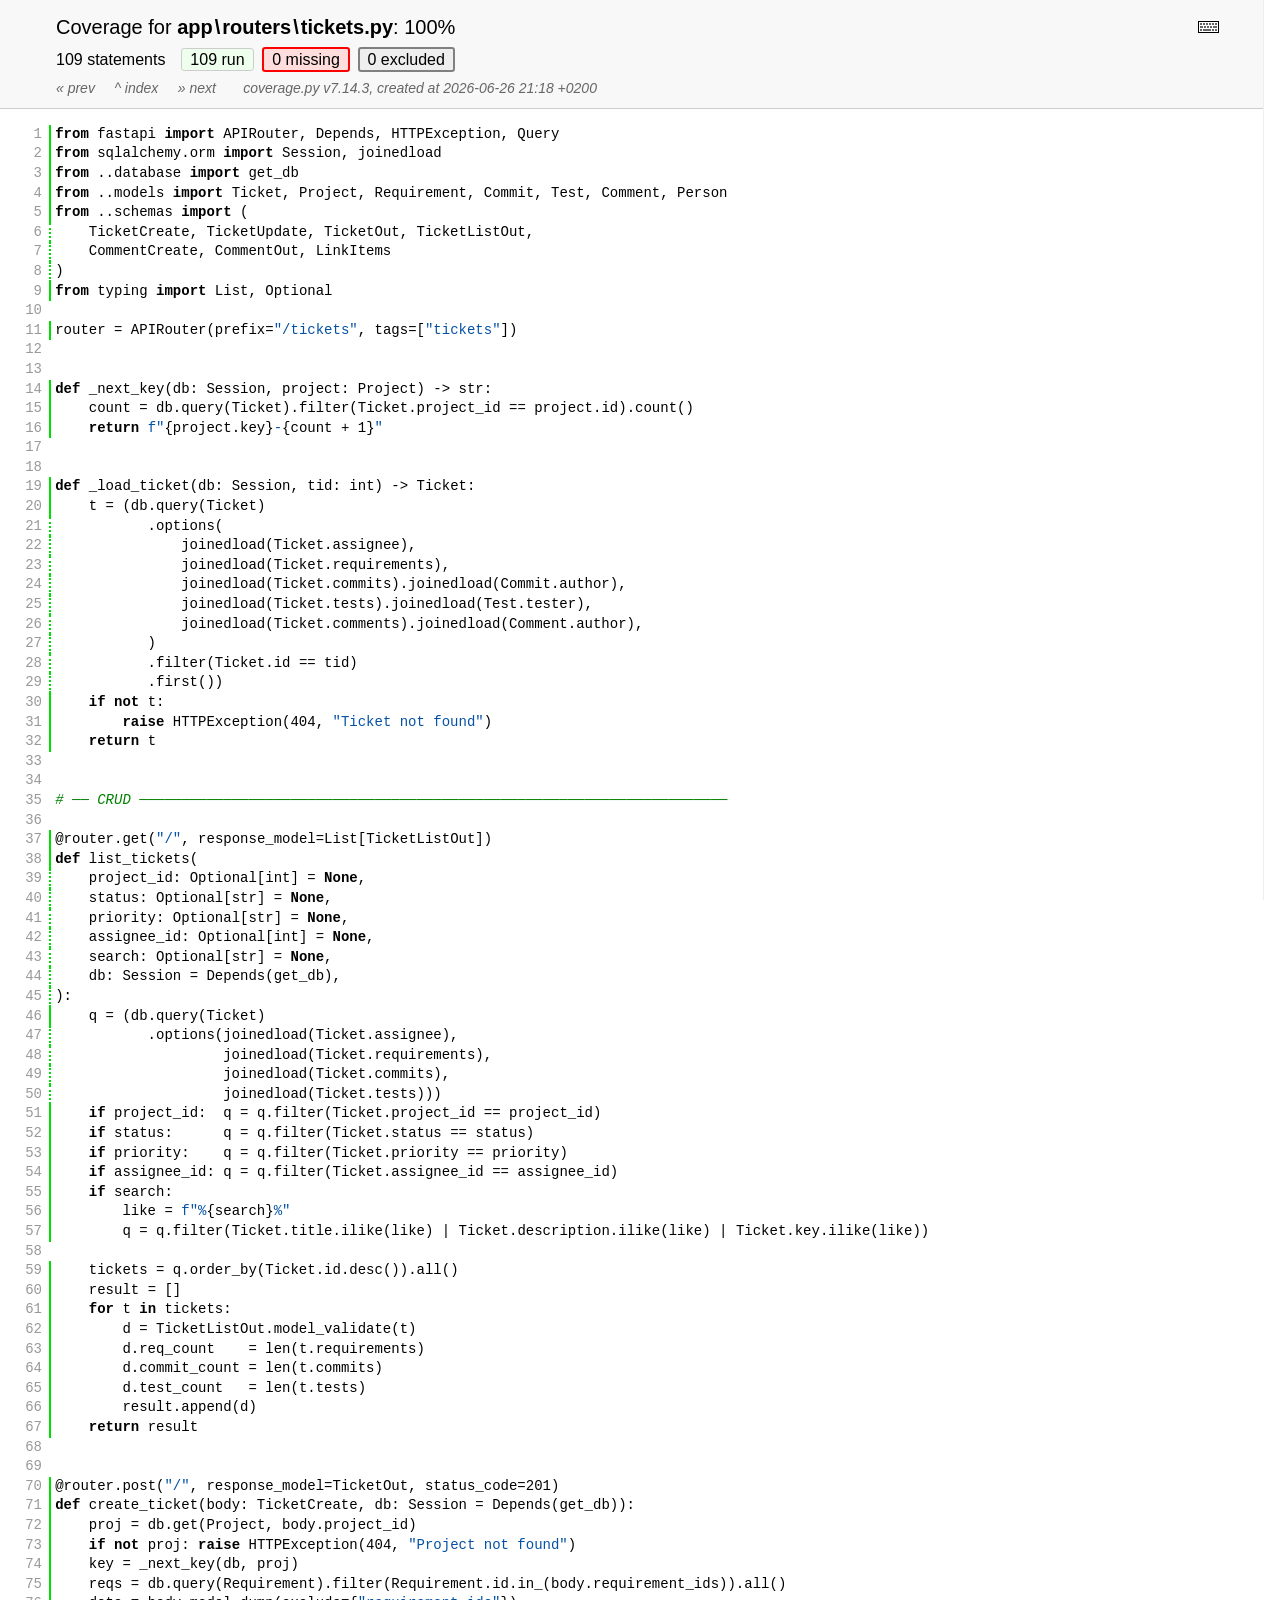
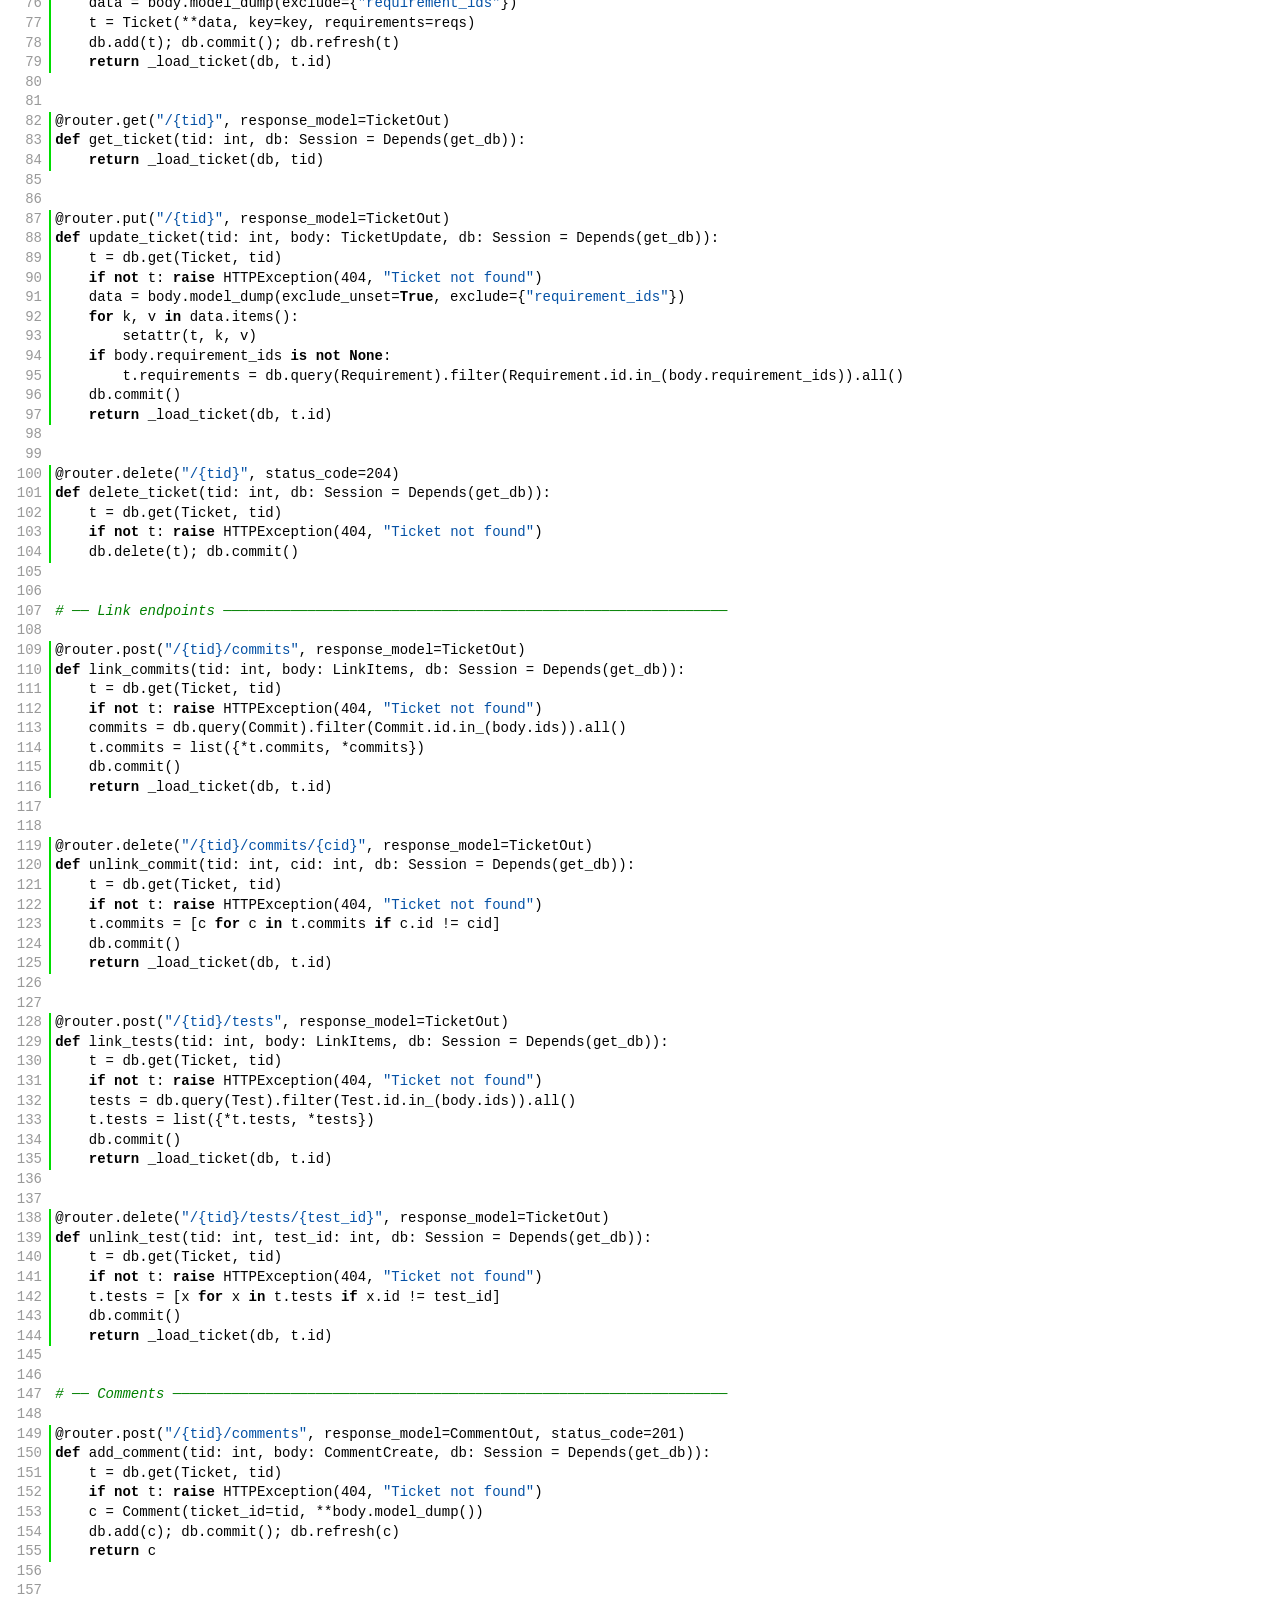
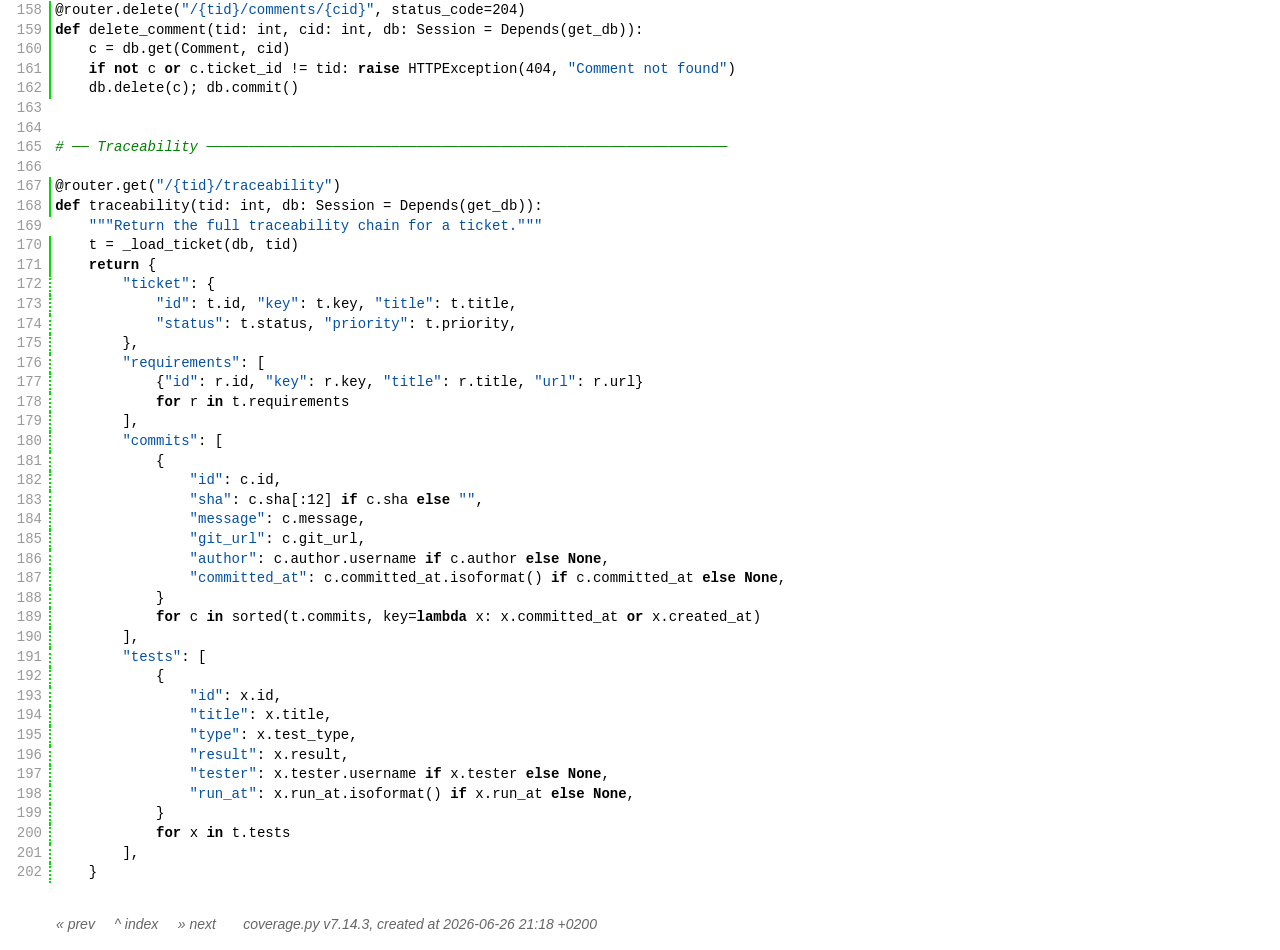
<file: doc/coverage/z_84e85958b078cc7a_tickets_py.html>
<!DOCTYPE html>
<html lang="en">
<head>
    <meta http-equiv="Content-Type" content="text/html; charset=utf-8">
    <title>Coverage for app\routers\tickets.py: 100%</title>
    <link rel="icon" sizes="32x32" href="favicon_32_cb_c827f16f.png">
    <link rel="stylesheet" href="style_cb_0853b3de.css" type="text/css">
    <script src="coverage_html_cb_188fc9a4.js" defer></script>
</head>
<body class="pyfile">
<header>
    <div class="content">
        <h1>
            <span class="text">Coverage for </span><b>app<span class="sep">\</span>routers<span class="sep">\</span>tickets.py</b>:
            <span class="pc_cov">100%</span>
        </h1>
        <aside id="help_panel_wrapper">
            <input id="help_panel_state" type="checkbox">
            <label for="help_panel_state">
                <img id="keyboard_icon" src="keybd_closed_cb_900cfef5.png" alt="Show/hide keyboard shortcuts">
            </label>
            <div id="help_panel">
                <p class="legend">Shortcuts on this page</p>
                <div class="keyhelp">
                    <p>
                        <kbd>r</kbd>
                        <kbd>m</kbd>
                        <kbd>x</kbd>
                        &nbsp; toggle line displays
                    </p>
                    <p>
                        <kbd>j</kbd>
                        <kbd>k</kbd>
                        &nbsp; next/prev highlighted chunk
                    </p>
                    <p>
                        <kbd>0</kbd> &nbsp; (zero) top of page
                    </p>
                    <p>
                        <kbd>1</kbd> &nbsp; (one) first highlighted chunk
                    </p>
                    <p>
                        <kbd>[</kbd>
                        <kbd>]</kbd>
                        &nbsp; prev/next file
                    </p>
                    <p>
                        <kbd>u</kbd> &nbsp; up to the index
                    </p>
                    <p>
                        <kbd>?</kbd> &nbsp; show/hide this help
                    </p>
                </div>
            </div>
        </aside>
        <h2>
            <span class="text">109 statements &nbsp;</span>
            <button type="button" class="run button_toggle_run" value="run" data-shortcut="r" title="Toggle lines run">109<span class="text"> run</span></button>
            <button type="button" class="mis show_mis button_toggle_mis" value="mis" data-shortcut="m" title="Toggle lines missing">0<span class="text"> missing</span></button>
            <button type="button" class="exc show_exc button_toggle_exc" value="exc" data-shortcut="x" title="Toggle lines excluded">0<span class="text"> excluded</span></button>
        </h2>
        <p class="text">
            <a id="prevFileLink" class="nav" href="z_84e85958b078cc7a_tests_py.html">&#xab; prev</a> &nbsp; &nbsp;
            <a id="indexLink" class="nav" href="index.html">&Hat; index</a> &nbsp; &nbsp;
            <a id="nextFileLink" class="nav" href="z_5f5a17c013354698_schemas_py.html">&#xbb; next</a>
            &nbsp; &nbsp; &nbsp;
            <a class="nav" href="https://coverage.readthedocs.io/en/7.14.3">coverage.py v7.14.3</a>,
            created at 2026-06-26 21:18 +0200
        </p>
        <aside class="hidden">
            <button type="button" class="button_next_chunk" data-shortcut="j"></button>
            <button type="button" class="button_prev_chunk" data-shortcut="k"></button>
            <button type="button" class="button_top_of_page" data-shortcut="0"></button>
            <button type="button" class="button_first_chunk" data-shortcut="1"></button>
            <button type="button" class="button_prev_file" data-shortcut="["></button>
            <button type="button" class="button_next_file" data-shortcut="]"></button>
            <button type="button" class="button_to_index" data-shortcut="u"></button>
            <button type="button" class="button_show_hide_help" data-shortcut="?"></button>
        </aside>
    </div>
</header>
<main id="source">
    <p class="run"><span class="n"><a id="t1" href="#t1">1</a></span><span class="t"><span class="key">from</span> <span class="nam">fastapi</span> <span class="key">import</span> <span class="nam">APIRouter</span><span class="op">,</span> <span class="nam">Depends</span><span class="op">,</span> <span class="nam">HTTPException</span><span class="op">,</span> <span class="nam">Query</span>&nbsp;</span><span class="r"></span></p>
    <p class="run"><span class="n"><a id="t2" href="#t2">2</a></span><span class="t"><span class="key">from</span> <span class="nam">sqlalchemy</span><span class="op">.</span><span class="nam">orm</span> <span class="key">import</span> <span class="nam">Session</span><span class="op">,</span> <span class="nam">joinedload</span>&nbsp;</span><span class="r"></span></p>
    <p class="run"><span class="n"><a id="t3" href="#t3">3</a></span><span class="t"><span class="key">from</span> <span class="op">.</span><span class="op">.</span><span class="nam">database</span> <span class="key">import</span> <span class="nam">get_db</span>&nbsp;</span><span class="r"></span></p>
    <p class="run"><span class="n"><a id="t4" href="#t4">4</a></span><span class="t"><span class="key">from</span> <span class="op">.</span><span class="op">.</span><span class="nam">models</span> <span class="key">import</span> <span class="nam">Ticket</span><span class="op">,</span> <span class="nam">Project</span><span class="op">,</span> <span class="nam">Requirement</span><span class="op">,</span> <span class="nam">Commit</span><span class="op">,</span> <span class="nam">Test</span><span class="op">,</span> <span class="nam">Comment</span><span class="op">,</span> <span class="nam">Person</span>&nbsp;</span><span class="r"></span></p>
    <p class="run"><span class="n"><a id="t5" href="#t5">5</a></span><span class="t"><span class="key">from</span> <span class="op">.</span><span class="op">.</span><span class="nam">schemas</span> <span class="key">import</span> <span class="op">(</span>&nbsp;</span><span class="r"></span></p>
    <p class="run run2"><span class="n"><a id="t6" href="#t6">6</a></span><span class="t">    <span class="nam">TicketCreate</span><span class="op">,</span> <span class="nam">TicketUpdate</span><span class="op">,</span> <span class="nam">TicketOut</span><span class="op">,</span> <span class="nam">TicketListOut</span><span class="op">,</span>&nbsp;</span><span class="r"></span></p>
    <p class="run run2"><span class="n"><a id="t7" href="#t7">7</a></span><span class="t">    <span class="nam">CommentCreate</span><span class="op">,</span> <span class="nam">CommentOut</span><span class="op">,</span> <span class="nam">LinkItems</span>&nbsp;</span><span class="r"></span></p>
    <p class="run run2"><span class="n"><a id="t8" href="#t8">8</a></span><span class="t"><span class="op">)</span>&nbsp;</span><span class="r"></span></p>
    <p class="run"><span class="n"><a id="t9" href="#t9">9</a></span><span class="t"><span class="key">from</span> <span class="nam">typing</span> <span class="key">import</span> <span class="nam">List</span><span class="op">,</span> <span class="nam">Optional</span>&nbsp;</span><span class="r"></span></p>
    <p class="pln"><span class="n"><a id="t10" href="#t10">10</a></span><span class="t">&nbsp;</span><span class="r"></span></p>
    <p class="run"><span class="n"><a id="t11" href="#t11">11</a></span><span class="t"><span class="nam">router</span> <span class="op">=</span> <span class="nam">APIRouter</span><span class="op">(</span><span class="nam">prefix</span><span class="op">=</span><span class="str">"/tickets"</span><span class="op">,</span> <span class="nam">tags</span><span class="op">=</span><span class="op">[</span><span class="str">"tickets"</span><span class="op">]</span><span class="op">)</span>&nbsp;</span><span class="r"></span></p>
    <p class="pln"><span class="n"><a id="t12" href="#t12">12</a></span><span class="t">&nbsp;</span><span class="r"></span></p>
    <p class="pln"><span class="n"><a id="t13" href="#t13">13</a></span><span class="t">&nbsp;</span><span class="r"></span></p>
    <p class="run"><span class="n"><a id="t14" href="#t14">14</a></span><span class="t"><span class="key">def</span> <span class="nam">_next_key</span><span class="op">(</span><span class="nam">db</span><span class="op">:</span> <span class="nam">Session</span><span class="op">,</span> <span class="nam">project</span><span class="op">:</span> <span class="nam">Project</span><span class="op">)</span> <span class="op">-></span> <span class="nam">str</span><span class="op">:</span>&nbsp;</span><span class="r"></span></p>
    <p class="run"><span class="n"><a id="t15" href="#t15">15</a></span><span class="t">    <span class="nam">count</span> <span class="op">=</span> <span class="nam">db</span><span class="op">.</span><span class="nam">query</span><span class="op">(</span><span class="nam">Ticket</span><span class="op">)</span><span class="op">.</span><span class="nam">filter</span><span class="op">(</span><span class="nam">Ticket</span><span class="op">.</span><span class="nam">project_id</span> <span class="op">==</span> <span class="nam">project</span><span class="op">.</span><span class="nam">id</span><span class="op">)</span><span class="op">.</span><span class="nam">count</span><span class="op">(</span><span class="op">)</span>&nbsp;</span><span class="r"></span></p>
    <p class="run"><span class="n"><a id="t16" href="#t16">16</a></span><span class="t">    <span class="key">return</span> <span class="fst">f"</span><span class="op">{</span><span class="nam">project</span><span class="op">.</span><span class="nam">key</span><span class="op">}</span><span class="fst">-</span><span class="op">{</span><span class="nam">count</span> <span class="op">+</span> <span class="num">1</span><span class="op">}</span><span class="fst">"</span>&nbsp;</span><span class="r"></span></p>
    <p class="pln"><span class="n"><a id="t17" href="#t17">17</a></span><span class="t">&nbsp;</span><span class="r"></span></p>
    <p class="pln"><span class="n"><a id="t18" href="#t18">18</a></span><span class="t">&nbsp;</span><span class="r"></span></p>
    <p class="run"><span class="n"><a id="t19" href="#t19">19</a></span><span class="t"><span class="key">def</span> <span class="nam">_load_ticket</span><span class="op">(</span><span class="nam">db</span><span class="op">:</span> <span class="nam">Session</span><span class="op">,</span> <span class="nam">tid</span><span class="op">:</span> <span class="nam">int</span><span class="op">)</span> <span class="op">-></span> <span class="nam">Ticket</span><span class="op">:</span>&nbsp;</span><span class="r"></span></p>
    <p class="run"><span class="n"><a id="t20" href="#t20">20</a></span><span class="t">    <span class="nam">t</span> <span class="op">=</span> <span class="op">(</span><span class="nam">db</span><span class="op">.</span><span class="nam">query</span><span class="op">(</span><span class="nam">Ticket</span><span class="op">)</span>&nbsp;</span><span class="r"></span></p>
    <p class="run run2"><span class="n"><a id="t21" href="#t21">21</a></span><span class="t">           <span class="op">.</span><span class="nam">options</span><span class="op">(</span>&nbsp;</span><span class="r"></span></p>
    <p class="run run2"><span class="n"><a id="t22" href="#t22">22</a></span><span class="t">               <span class="nam">joinedload</span><span class="op">(</span><span class="nam">Ticket</span><span class="op">.</span><span class="nam">assignee</span><span class="op">)</span><span class="op">,</span>&nbsp;</span><span class="r"></span></p>
    <p class="run run2"><span class="n"><a id="t23" href="#t23">23</a></span><span class="t">               <span class="nam">joinedload</span><span class="op">(</span><span class="nam">Ticket</span><span class="op">.</span><span class="nam">requirements</span><span class="op">)</span><span class="op">,</span>&nbsp;</span><span class="r"></span></p>
    <p class="run run2"><span class="n"><a id="t24" href="#t24">24</a></span><span class="t">               <span class="nam">joinedload</span><span class="op">(</span><span class="nam">Ticket</span><span class="op">.</span><span class="nam">commits</span><span class="op">)</span><span class="op">.</span><span class="nam">joinedload</span><span class="op">(</span><span class="nam">Commit</span><span class="op">.</span><span class="nam">author</span><span class="op">)</span><span class="op">,</span>&nbsp;</span><span class="r"></span></p>
    <p class="run run2"><span class="n"><a id="t25" href="#t25">25</a></span><span class="t">               <span class="nam">joinedload</span><span class="op">(</span><span class="nam">Ticket</span><span class="op">.</span><span class="nam">tests</span><span class="op">)</span><span class="op">.</span><span class="nam">joinedload</span><span class="op">(</span><span class="nam">Test</span><span class="op">.</span><span class="nam">tester</span><span class="op">)</span><span class="op">,</span>&nbsp;</span><span class="r"></span></p>
    <p class="run run2"><span class="n"><a id="t26" href="#t26">26</a></span><span class="t">               <span class="nam">joinedload</span><span class="op">(</span><span class="nam">Ticket</span><span class="op">.</span><span class="nam">comments</span><span class="op">)</span><span class="op">.</span><span class="nam">joinedload</span><span class="op">(</span><span class="nam">Comment</span><span class="op">.</span><span class="nam">author</span><span class="op">)</span><span class="op">,</span>&nbsp;</span><span class="r"></span></p>
    <p class="run run2"><span class="n"><a id="t27" href="#t27">27</a></span><span class="t">           <span class="op">)</span>&nbsp;</span><span class="r"></span></p>
    <p class="run run2"><span class="n"><a id="t28" href="#t28">28</a></span><span class="t">           <span class="op">.</span><span class="nam">filter</span><span class="op">(</span><span class="nam">Ticket</span><span class="op">.</span><span class="nam">id</span> <span class="op">==</span> <span class="nam">tid</span><span class="op">)</span>&nbsp;</span><span class="r"></span></p>
    <p class="run run2"><span class="n"><a id="t29" href="#t29">29</a></span><span class="t">           <span class="op">.</span><span class="nam">first</span><span class="op">(</span><span class="op">)</span><span class="op">)</span>&nbsp;</span><span class="r"></span></p>
    <p class="run"><span class="n"><a id="t30" href="#t30">30</a></span><span class="t">    <span class="key">if</span> <span class="key">not</span> <span class="nam">t</span><span class="op">:</span>&nbsp;</span><span class="r"></span></p>
    <p class="run"><span class="n"><a id="t31" href="#t31">31</a></span><span class="t">        <span class="key">raise</span> <span class="nam">HTTPException</span><span class="op">(</span><span class="num">404</span><span class="op">,</span> <span class="str">"Ticket not found"</span><span class="op">)</span>&nbsp;</span><span class="r"></span></p>
    <p class="run"><span class="n"><a id="t32" href="#t32">32</a></span><span class="t">    <span class="key">return</span> <span class="nam">t</span>&nbsp;</span><span class="r"></span></p>
    <p class="pln"><span class="n"><a id="t33" href="#t33">33</a></span><span class="t">&nbsp;</span><span class="r"></span></p>
    <p class="pln"><span class="n"><a id="t34" href="#t34">34</a></span><span class="t">&nbsp;</span><span class="r"></span></p>
    <p class="pln"><span class="n"><a id="t35" href="#t35">35</a></span><span class="t"><span class="com"># &#9472;&#9472; CRUD &#9472;&#9472;&#9472;&#9472;&#9472;&#9472;&#9472;&#9472;&#9472;&#9472;&#9472;&#9472;&#9472;&#9472;&#9472;&#9472;&#9472;&#9472;&#9472;&#9472;&#9472;&#9472;&#9472;&#9472;&#9472;&#9472;&#9472;&#9472;&#9472;&#9472;&#9472;&#9472;&#9472;&#9472;&#9472;&#9472;&#9472;&#9472;&#9472;&#9472;&#9472;&#9472;&#9472;&#9472;&#9472;&#9472;&#9472;&#9472;&#9472;&#9472;&#9472;&#9472;&#9472;&#9472;&#9472;&#9472;&#9472;&#9472;&#9472;&#9472;&#9472;&#9472;&#9472;&#9472;&#9472;&#9472;&#9472;&#9472;&#9472;&#9472;</span>&nbsp;</span><span class="r"></span></p>
    <p class="pln"><span class="n"><a id="t36" href="#t36">36</a></span><span class="t">&nbsp;</span><span class="r"></span></p>
    <p class="run"><span class="n"><a id="t37" href="#t37">37</a></span><span class="t"><span class="op">@</span><span class="nam">router</span><span class="op">.</span><span class="nam">get</span><span class="op">(</span><span class="str">"/"</span><span class="op">,</span> <span class="nam">response_model</span><span class="op">=</span><span class="nam">List</span><span class="op">[</span><span class="nam">TicketListOut</span><span class="op">]</span><span class="op">)</span>&nbsp;</span><span class="r"></span></p>
    <p class="run"><span class="n"><a id="t38" href="#t38">38</a></span><span class="t"><span class="key">def</span> <span class="nam">list_tickets</span><span class="op">(</span>&nbsp;</span><span class="r"></span></p>
    <p class="run run2"><span class="n"><a id="t39" href="#t39">39</a></span><span class="t">    <span class="nam">project_id</span><span class="op">:</span> <span class="nam">Optional</span><span class="op">[</span><span class="nam">int</span><span class="op">]</span> <span class="op">=</span> <span class="key">None</span><span class="op">,</span>&nbsp;</span><span class="r"></span></p>
    <p class="run run2"><span class="n"><a id="t40" href="#t40">40</a></span><span class="t">    <span class="nam">status</span><span class="op">:</span> <span class="nam">Optional</span><span class="op">[</span><span class="nam">str</span><span class="op">]</span> <span class="op">=</span> <span class="key">None</span><span class="op">,</span>&nbsp;</span><span class="r"></span></p>
    <p class="run run2"><span class="n"><a id="t41" href="#t41">41</a></span><span class="t">    <span class="nam">priority</span><span class="op">:</span> <span class="nam">Optional</span><span class="op">[</span><span class="nam">str</span><span class="op">]</span> <span class="op">=</span> <span class="key">None</span><span class="op">,</span>&nbsp;</span><span class="r"></span></p>
    <p class="run run2"><span class="n"><a id="t42" href="#t42">42</a></span><span class="t">    <span class="nam">assignee_id</span><span class="op">:</span> <span class="nam">Optional</span><span class="op">[</span><span class="nam">int</span><span class="op">]</span> <span class="op">=</span> <span class="key">None</span><span class="op">,</span>&nbsp;</span><span class="r"></span></p>
    <p class="run run2"><span class="n"><a id="t43" href="#t43">43</a></span><span class="t">    <span class="nam">search</span><span class="op">:</span> <span class="nam">Optional</span><span class="op">[</span><span class="nam">str</span><span class="op">]</span> <span class="op">=</span> <span class="key">None</span><span class="op">,</span>&nbsp;</span><span class="r"></span></p>
    <p class="run run2"><span class="n"><a id="t44" href="#t44">44</a></span><span class="t">    <span class="nam">db</span><span class="op">:</span> <span class="nam">Session</span> <span class="op">=</span> <span class="nam">Depends</span><span class="op">(</span><span class="nam">get_db</span><span class="op">)</span><span class="op">,</span>&nbsp;</span><span class="r"></span></p>
    <p class="run run2"><span class="n"><a id="t45" href="#t45">45</a></span><span class="t"><span class="op">)</span><span class="op">:</span>&nbsp;</span><span class="r"></span></p>
    <p class="run"><span class="n"><a id="t46" href="#t46">46</a></span><span class="t">    <span class="nam">q</span> <span class="op">=</span> <span class="op">(</span><span class="nam">db</span><span class="op">.</span><span class="nam">query</span><span class="op">(</span><span class="nam">Ticket</span><span class="op">)</span>&nbsp;</span><span class="r"></span></p>
    <p class="run run2"><span class="n"><a id="t47" href="#t47">47</a></span><span class="t">           <span class="op">.</span><span class="nam">options</span><span class="op">(</span><span class="nam">joinedload</span><span class="op">(</span><span class="nam">Ticket</span><span class="op">.</span><span class="nam">assignee</span><span class="op">)</span><span class="op">,</span>&nbsp;</span><span class="r"></span></p>
    <p class="run run2"><span class="n"><a id="t48" href="#t48">48</a></span><span class="t">                    <span class="nam">joinedload</span><span class="op">(</span><span class="nam">Ticket</span><span class="op">.</span><span class="nam">requirements</span><span class="op">)</span><span class="op">,</span>&nbsp;</span><span class="r"></span></p>
    <p class="run run2"><span class="n"><a id="t49" href="#t49">49</a></span><span class="t">                    <span class="nam">joinedload</span><span class="op">(</span><span class="nam">Ticket</span><span class="op">.</span><span class="nam">commits</span><span class="op">)</span><span class="op">,</span>&nbsp;</span><span class="r"></span></p>
    <p class="run run2"><span class="n"><a id="t50" href="#t50">50</a></span><span class="t">                    <span class="nam">joinedload</span><span class="op">(</span><span class="nam">Ticket</span><span class="op">.</span><span class="nam">tests</span><span class="op">)</span><span class="op">)</span><span class="op">)</span>&nbsp;</span><span class="r"></span></p>
    <p class="run"><span class="n"><a id="t51" href="#t51">51</a></span><span class="t">    <span class="key">if</span> <span class="nam">project_id</span><span class="op">:</span>  <span class="nam">q</span> <span class="op">=</span> <span class="nam">q</span><span class="op">.</span><span class="nam">filter</span><span class="op">(</span><span class="nam">Ticket</span><span class="op">.</span><span class="nam">project_id</span> <span class="op">==</span> <span class="nam">project_id</span><span class="op">)</span>&nbsp;</span><span class="r"></span></p>
    <p class="run"><span class="n"><a id="t52" href="#t52">52</a></span><span class="t">    <span class="key">if</span> <span class="nam">status</span><span class="op">:</span>      <span class="nam">q</span> <span class="op">=</span> <span class="nam">q</span><span class="op">.</span><span class="nam">filter</span><span class="op">(</span><span class="nam">Ticket</span><span class="op">.</span><span class="nam">status</span> <span class="op">==</span> <span class="nam">status</span><span class="op">)</span>&nbsp;</span><span class="r"></span></p>
    <p class="run"><span class="n"><a id="t53" href="#t53">53</a></span><span class="t">    <span class="key">if</span> <span class="nam">priority</span><span class="op">:</span>    <span class="nam">q</span> <span class="op">=</span> <span class="nam">q</span><span class="op">.</span><span class="nam">filter</span><span class="op">(</span><span class="nam">Ticket</span><span class="op">.</span><span class="nam">priority</span> <span class="op">==</span> <span class="nam">priority</span><span class="op">)</span>&nbsp;</span><span class="r"></span></p>
    <p class="run"><span class="n"><a id="t54" href="#t54">54</a></span><span class="t">    <span class="key">if</span> <span class="nam">assignee_id</span><span class="op">:</span> <span class="nam">q</span> <span class="op">=</span> <span class="nam">q</span><span class="op">.</span><span class="nam">filter</span><span class="op">(</span><span class="nam">Ticket</span><span class="op">.</span><span class="nam">assignee_id</span> <span class="op">==</span> <span class="nam">assignee_id</span><span class="op">)</span>&nbsp;</span><span class="r"></span></p>
    <p class="run"><span class="n"><a id="t55" href="#t55">55</a></span><span class="t">    <span class="key">if</span> <span class="nam">search</span><span class="op">:</span>&nbsp;</span><span class="r"></span></p>
    <p class="run"><span class="n"><a id="t56" href="#t56">56</a></span><span class="t">        <span class="nam">like</span> <span class="op">=</span> <span class="fst">f"</span><span class="fst">%</span><span class="op">{</span><span class="nam">search</span><span class="op">}</span><span class="fst">%</span><span class="fst">"</span>&nbsp;</span><span class="r"></span></p>
    <p class="run"><span class="n"><a id="t57" href="#t57">57</a></span><span class="t">        <span class="nam">q</span> <span class="op">=</span> <span class="nam">q</span><span class="op">.</span><span class="nam">filter</span><span class="op">(</span><span class="nam">Ticket</span><span class="op">.</span><span class="nam">title</span><span class="op">.</span><span class="nam">ilike</span><span class="op">(</span><span class="nam">like</span><span class="op">)</span> <span class="op">|</span> <span class="nam">Ticket</span><span class="op">.</span><span class="nam">description</span><span class="op">.</span><span class="nam">ilike</span><span class="op">(</span><span class="nam">like</span><span class="op">)</span> <span class="op">|</span> <span class="nam">Ticket</span><span class="op">.</span><span class="nam">key</span><span class="op">.</span><span class="nam">ilike</span><span class="op">(</span><span class="nam">like</span><span class="op">)</span><span class="op">)</span>&nbsp;</span><span class="r"></span></p>
    <p class="pln"><span class="n"><a id="t58" href="#t58">58</a></span><span class="t">&nbsp;</span><span class="r"></span></p>
    <p class="run"><span class="n"><a id="t59" href="#t59">59</a></span><span class="t">    <span class="nam">tickets</span> <span class="op">=</span> <span class="nam">q</span><span class="op">.</span><span class="nam">order_by</span><span class="op">(</span><span class="nam">Ticket</span><span class="op">.</span><span class="nam">id</span><span class="op">.</span><span class="nam">desc</span><span class="op">(</span><span class="op">)</span><span class="op">)</span><span class="op">.</span><span class="nam">all</span><span class="op">(</span><span class="op">)</span>&nbsp;</span><span class="r"></span></p>
    <p class="run"><span class="n"><a id="t60" href="#t60">60</a></span><span class="t">    <span class="nam">result</span> <span class="op">=</span> <span class="op">[</span><span class="op">]</span>&nbsp;</span><span class="r"></span></p>
    <p class="run"><span class="n"><a id="t61" href="#t61">61</a></span><span class="t">    <span class="key">for</span> <span class="nam">t</span> <span class="key">in</span> <span class="nam">tickets</span><span class="op">:</span>&nbsp;</span><span class="r"></span></p>
    <p class="run"><span class="n"><a id="t62" href="#t62">62</a></span><span class="t">        <span class="nam">d</span> <span class="op">=</span> <span class="nam">TicketListOut</span><span class="op">.</span><span class="nam">model_validate</span><span class="op">(</span><span class="nam">t</span><span class="op">)</span>&nbsp;</span><span class="r"></span></p>
    <p class="run"><span class="n"><a id="t63" href="#t63">63</a></span><span class="t">        <span class="nam">d</span><span class="op">.</span><span class="nam">req_count</span>    <span class="op">=</span> <span class="nam">len</span><span class="op">(</span><span class="nam">t</span><span class="op">.</span><span class="nam">requirements</span><span class="op">)</span>&nbsp;</span><span class="r"></span></p>
    <p class="run"><span class="n"><a id="t64" href="#t64">64</a></span><span class="t">        <span class="nam">d</span><span class="op">.</span><span class="nam">commit_count</span> <span class="op">=</span> <span class="nam">len</span><span class="op">(</span><span class="nam">t</span><span class="op">.</span><span class="nam">commits</span><span class="op">)</span>&nbsp;</span><span class="r"></span></p>
    <p class="run"><span class="n"><a id="t65" href="#t65">65</a></span><span class="t">        <span class="nam">d</span><span class="op">.</span><span class="nam">test_count</span>   <span class="op">=</span> <span class="nam">len</span><span class="op">(</span><span class="nam">t</span><span class="op">.</span><span class="nam">tests</span><span class="op">)</span>&nbsp;</span><span class="r"></span></p>
    <p class="run"><span class="n"><a id="t66" href="#t66">66</a></span><span class="t">        <span class="nam">result</span><span class="op">.</span><span class="nam">append</span><span class="op">(</span><span class="nam">d</span><span class="op">)</span>&nbsp;</span><span class="r"></span></p>
    <p class="run"><span class="n"><a id="t67" href="#t67">67</a></span><span class="t">    <span class="key">return</span> <span class="nam">result</span>&nbsp;</span><span class="r"></span></p>
    <p class="pln"><span class="n"><a id="t68" href="#t68">68</a></span><span class="t">&nbsp;</span><span class="r"></span></p>
    <p class="pln"><span class="n"><a id="t69" href="#t69">69</a></span><span class="t">&nbsp;</span><span class="r"></span></p>
    <p class="run"><span class="n"><a id="t70" href="#t70">70</a></span><span class="t"><span class="op">@</span><span class="nam">router</span><span class="op">.</span><span class="nam">post</span><span class="op">(</span><span class="str">"/"</span><span class="op">,</span> <span class="nam">response_model</span><span class="op">=</span><span class="nam">TicketOut</span><span class="op">,</span> <span class="nam">status_code</span><span class="op">=</span><span class="num">201</span><span class="op">)</span>&nbsp;</span><span class="r"></span></p>
    <p class="run"><span class="n"><a id="t71" href="#t71">71</a></span><span class="t"><span class="key">def</span> <span class="nam">create_ticket</span><span class="op">(</span><span class="nam">body</span><span class="op">:</span> <span class="nam">TicketCreate</span><span class="op">,</span> <span class="nam">db</span><span class="op">:</span> <span class="nam">Session</span> <span class="op">=</span> <span class="nam">Depends</span><span class="op">(</span><span class="nam">get_db</span><span class="op">)</span><span class="op">)</span><span class="op">:</span>&nbsp;</span><span class="r"></span></p>
    <p class="run"><span class="n"><a id="t72" href="#t72">72</a></span><span class="t">    <span class="nam">proj</span> <span class="op">=</span> <span class="nam">db</span><span class="op">.</span><span class="nam">get</span><span class="op">(</span><span class="nam">Project</span><span class="op">,</span> <span class="nam">body</span><span class="op">.</span><span class="nam">project_id</span><span class="op">)</span>&nbsp;</span><span class="r"></span></p>
    <p class="run"><span class="n"><a id="t73" href="#t73">73</a></span><span class="t">    <span class="key">if</span> <span class="key">not</span> <span class="nam">proj</span><span class="op">:</span> <span class="key">raise</span> <span class="nam">HTTPException</span><span class="op">(</span><span class="num">404</span><span class="op">,</span> <span class="str">"Project not found"</span><span class="op">)</span>&nbsp;</span><span class="r"></span></p>
    <p class="run"><span class="n"><a id="t74" href="#t74">74</a></span><span class="t">    <span class="nam">key</span> <span class="op">=</span> <span class="nam">_next_key</span><span class="op">(</span><span class="nam">db</span><span class="op">,</span> <span class="nam">proj</span><span class="op">)</span>&nbsp;</span><span class="r"></span></p>
    <p class="run"><span class="n"><a id="t75" href="#t75">75</a></span><span class="t">    <span class="nam">reqs</span> <span class="op">=</span> <span class="nam">db</span><span class="op">.</span><span class="nam">query</span><span class="op">(</span><span class="nam">Requirement</span><span class="op">)</span><span class="op">.</span><span class="nam">filter</span><span class="op">(</span><span class="nam">Requirement</span><span class="op">.</span><span class="nam">id</span><span class="op">.</span><span class="nam">in_</span><span class="op">(</span><span class="nam">body</span><span class="op">.</span><span class="nam">requirement_ids</span><span class="op">)</span><span class="op">)</span><span class="op">.</span><span class="nam">all</span><span class="op">(</span><span class="op">)</span>&nbsp;</span><span class="r"></span></p>
    <p class="run"><span class="n"><a id="t76" href="#t76">76</a></span><span class="t">    <span class="nam">data</span> <span class="op">=</span> <span class="nam">body</span><span class="op">.</span><span class="nam">model_dump</span><span class="op">(</span><span class="nam">exclude</span><span class="op">=</span><span class="op">{</span><span class="str">"requirement_ids"</span><span class="op">}</span><span class="op">)</span>&nbsp;</span><span class="r"></span></p>
    <p class="run"><span class="n"><a id="t77" href="#t77">77</a></span><span class="t">    <span class="nam">t</span> <span class="op">=</span> <span class="nam">Ticket</span><span class="op">(</span><span class="op">**</span><span class="nam">data</span><span class="op">,</span> <span class="nam">key</span><span class="op">=</span><span class="nam">key</span><span class="op">,</span> <span class="nam">requirements</span><span class="op">=</span><span class="nam">reqs</span><span class="op">)</span>&nbsp;</span><span class="r"></span></p>
    <p class="run"><span class="n"><a id="t78" href="#t78">78</a></span><span class="t">    <span class="nam">db</span><span class="op">.</span><span class="nam">add</span><span class="op">(</span><span class="nam">t</span><span class="op">)</span><span class="op">;</span> <span class="nam">db</span><span class="op">.</span><span class="nam">commit</span><span class="op">(</span><span class="op">)</span><span class="op">;</span> <span class="nam">db</span><span class="op">.</span><span class="nam">refresh</span><span class="op">(</span><span class="nam">t</span><span class="op">)</span>&nbsp;</span><span class="r"></span></p>
    <p class="run"><span class="n"><a id="t79" href="#t79">79</a></span><span class="t">    <span class="key">return</span> <span class="nam">_load_ticket</span><span class="op">(</span><span class="nam">db</span><span class="op">,</span> <span class="nam">t</span><span class="op">.</span><span class="nam">id</span><span class="op">)</span>&nbsp;</span><span class="r"></span></p>
    <p class="pln"><span class="n"><a id="t80" href="#t80">80</a></span><span class="t">&nbsp;</span><span class="r"></span></p>
    <p class="pln"><span class="n"><a id="t81" href="#t81">81</a></span><span class="t">&nbsp;</span><span class="r"></span></p>
    <p class="run"><span class="n"><a id="t82" href="#t82">82</a></span><span class="t"><span class="op">@</span><span class="nam">router</span><span class="op">.</span><span class="nam">get</span><span class="op">(</span><span class="str">"/{tid}"</span><span class="op">,</span> <span class="nam">response_model</span><span class="op">=</span><span class="nam">TicketOut</span><span class="op">)</span>&nbsp;</span><span class="r"></span></p>
    <p class="run"><span class="n"><a id="t83" href="#t83">83</a></span><span class="t"><span class="key">def</span> <span class="nam">get_ticket</span><span class="op">(</span><span class="nam">tid</span><span class="op">:</span> <span class="nam">int</span><span class="op">,</span> <span class="nam">db</span><span class="op">:</span> <span class="nam">Session</span> <span class="op">=</span> <span class="nam">Depends</span><span class="op">(</span><span class="nam">get_db</span><span class="op">)</span><span class="op">)</span><span class="op">:</span>&nbsp;</span><span class="r"></span></p>
    <p class="run"><span class="n"><a id="t84" href="#t84">84</a></span><span class="t">    <span class="key">return</span> <span class="nam">_load_ticket</span><span class="op">(</span><span class="nam">db</span><span class="op">,</span> <span class="nam">tid</span><span class="op">)</span>&nbsp;</span><span class="r"></span></p>
    <p class="pln"><span class="n"><a id="t85" href="#t85">85</a></span><span class="t">&nbsp;</span><span class="r"></span></p>
    <p class="pln"><span class="n"><a id="t86" href="#t86">86</a></span><span class="t">&nbsp;</span><span class="r"></span></p>
    <p class="run"><span class="n"><a id="t87" href="#t87">87</a></span><span class="t"><span class="op">@</span><span class="nam">router</span><span class="op">.</span><span class="nam">put</span><span class="op">(</span><span class="str">"/{tid}"</span><span class="op">,</span> <span class="nam">response_model</span><span class="op">=</span><span class="nam">TicketOut</span><span class="op">)</span>&nbsp;</span><span class="r"></span></p>
    <p class="run"><span class="n"><a id="t88" href="#t88">88</a></span><span class="t"><span class="key">def</span> <span class="nam">update_ticket</span><span class="op">(</span><span class="nam">tid</span><span class="op">:</span> <span class="nam">int</span><span class="op">,</span> <span class="nam">body</span><span class="op">:</span> <span class="nam">TicketUpdate</span><span class="op">,</span> <span class="nam">db</span><span class="op">:</span> <span class="nam">Session</span> <span class="op">=</span> <span class="nam">Depends</span><span class="op">(</span><span class="nam">get_db</span><span class="op">)</span><span class="op">)</span><span class="op">:</span>&nbsp;</span><span class="r"></span></p>
    <p class="run"><span class="n"><a id="t89" href="#t89">89</a></span><span class="t">    <span class="nam">t</span> <span class="op">=</span> <span class="nam">db</span><span class="op">.</span><span class="nam">get</span><span class="op">(</span><span class="nam">Ticket</span><span class="op">,</span> <span class="nam">tid</span><span class="op">)</span>&nbsp;</span><span class="r"></span></p>
    <p class="run"><span class="n"><a id="t90" href="#t90">90</a></span><span class="t">    <span class="key">if</span> <span class="key">not</span> <span class="nam">t</span><span class="op">:</span> <span class="key">raise</span> <span class="nam">HTTPException</span><span class="op">(</span><span class="num">404</span><span class="op">,</span> <span class="str">"Ticket not found"</span><span class="op">)</span>&nbsp;</span><span class="r"></span></p>
    <p class="run"><span class="n"><a id="t91" href="#t91">91</a></span><span class="t">    <span class="nam">data</span> <span class="op">=</span> <span class="nam">body</span><span class="op">.</span><span class="nam">model_dump</span><span class="op">(</span><span class="nam">exclude_unset</span><span class="op">=</span><span class="key">True</span><span class="op">,</span> <span class="nam">exclude</span><span class="op">=</span><span class="op">{</span><span class="str">"requirement_ids"</span><span class="op">}</span><span class="op">)</span>&nbsp;</span><span class="r"></span></p>
    <p class="run"><span class="n"><a id="t92" href="#t92">92</a></span><span class="t">    <span class="key">for</span> <span class="nam">k</span><span class="op">,</span> <span class="nam">v</span> <span class="key">in</span> <span class="nam">data</span><span class="op">.</span><span class="nam">items</span><span class="op">(</span><span class="op">)</span><span class="op">:</span>&nbsp;</span><span class="r"></span></p>
    <p class="run"><span class="n"><a id="t93" href="#t93">93</a></span><span class="t">        <span class="nam">setattr</span><span class="op">(</span><span class="nam">t</span><span class="op">,</span> <span class="nam">k</span><span class="op">,</span> <span class="nam">v</span><span class="op">)</span>&nbsp;</span><span class="r"></span></p>
    <p class="run"><span class="n"><a id="t94" href="#t94">94</a></span><span class="t">    <span class="key">if</span> <span class="nam">body</span><span class="op">.</span><span class="nam">requirement_ids</span> <span class="key">is</span> <span class="key">not</span> <span class="key">None</span><span class="op">:</span>&nbsp;</span><span class="r"></span></p>
    <p class="run"><span class="n"><a id="t95" href="#t95">95</a></span><span class="t">        <span class="nam">t</span><span class="op">.</span><span class="nam">requirements</span> <span class="op">=</span> <span class="nam">db</span><span class="op">.</span><span class="nam">query</span><span class="op">(</span><span class="nam">Requirement</span><span class="op">)</span><span class="op">.</span><span class="nam">filter</span><span class="op">(</span><span class="nam">Requirement</span><span class="op">.</span><span class="nam">id</span><span class="op">.</span><span class="nam">in_</span><span class="op">(</span><span class="nam">body</span><span class="op">.</span><span class="nam">requirement_ids</span><span class="op">)</span><span class="op">)</span><span class="op">.</span><span class="nam">all</span><span class="op">(</span><span class="op">)</span>&nbsp;</span><span class="r"></span></p>
    <p class="run"><span class="n"><a id="t96" href="#t96">96</a></span><span class="t">    <span class="nam">db</span><span class="op">.</span><span class="nam">commit</span><span class="op">(</span><span class="op">)</span>&nbsp;</span><span class="r"></span></p>
    <p class="run"><span class="n"><a id="t97" href="#t97">97</a></span><span class="t">    <span class="key">return</span> <span class="nam">_load_ticket</span><span class="op">(</span><span class="nam">db</span><span class="op">,</span> <span class="nam">t</span><span class="op">.</span><span class="nam">id</span><span class="op">)</span>&nbsp;</span><span class="r"></span></p>
    <p class="pln"><span class="n"><a id="t98" href="#t98">98</a></span><span class="t">&nbsp;</span><span class="r"></span></p>
    <p class="pln"><span class="n"><a id="t99" href="#t99">99</a></span><span class="t">&nbsp;</span><span class="r"></span></p>
    <p class="run"><span class="n"><a id="t100" href="#t100">100</a></span><span class="t"><span class="op">@</span><span class="nam">router</span><span class="op">.</span><span class="nam">delete</span><span class="op">(</span><span class="str">"/{tid}"</span><span class="op">,</span> <span class="nam">status_code</span><span class="op">=</span><span class="num">204</span><span class="op">)</span>&nbsp;</span><span class="r"></span></p>
    <p class="run"><span class="n"><a id="t101" href="#t101">101</a></span><span class="t"><span class="key">def</span> <span class="nam">delete_ticket</span><span class="op">(</span><span class="nam">tid</span><span class="op">:</span> <span class="nam">int</span><span class="op">,</span> <span class="nam">db</span><span class="op">:</span> <span class="nam">Session</span> <span class="op">=</span> <span class="nam">Depends</span><span class="op">(</span><span class="nam">get_db</span><span class="op">)</span><span class="op">)</span><span class="op">:</span>&nbsp;</span><span class="r"></span></p>
    <p class="run"><span class="n"><a id="t102" href="#t102">102</a></span><span class="t">    <span class="nam">t</span> <span class="op">=</span> <span class="nam">db</span><span class="op">.</span><span class="nam">get</span><span class="op">(</span><span class="nam">Ticket</span><span class="op">,</span> <span class="nam">tid</span><span class="op">)</span>&nbsp;</span><span class="r"></span></p>
    <p class="run"><span class="n"><a id="t103" href="#t103">103</a></span><span class="t">    <span class="key">if</span> <span class="key">not</span> <span class="nam">t</span><span class="op">:</span> <span class="key">raise</span> <span class="nam">HTTPException</span><span class="op">(</span><span class="num">404</span><span class="op">,</span> <span class="str">"Ticket not found"</span><span class="op">)</span>&nbsp;</span><span class="r"></span></p>
    <p class="run"><span class="n"><a id="t104" href="#t104">104</a></span><span class="t">    <span class="nam">db</span><span class="op">.</span><span class="nam">delete</span><span class="op">(</span><span class="nam">t</span><span class="op">)</span><span class="op">;</span> <span class="nam">db</span><span class="op">.</span><span class="nam">commit</span><span class="op">(</span><span class="op">)</span>&nbsp;</span><span class="r"></span></p>
    <p class="pln"><span class="n"><a id="t105" href="#t105">105</a></span><span class="t">&nbsp;</span><span class="r"></span></p>
    <p class="pln"><span class="n"><a id="t106" href="#t106">106</a></span><span class="t">&nbsp;</span><span class="r"></span></p>
    <p class="pln"><span class="n"><a id="t107" href="#t107">107</a></span><span class="t"><span class="com"># &#9472;&#9472; Link endpoints &#9472;&#9472;&#9472;&#9472;&#9472;&#9472;&#9472;&#9472;&#9472;&#9472;&#9472;&#9472;&#9472;&#9472;&#9472;&#9472;&#9472;&#9472;&#9472;&#9472;&#9472;&#9472;&#9472;&#9472;&#9472;&#9472;&#9472;&#9472;&#9472;&#9472;&#9472;&#9472;&#9472;&#9472;&#9472;&#9472;&#9472;&#9472;&#9472;&#9472;&#9472;&#9472;&#9472;&#9472;&#9472;&#9472;&#9472;&#9472;&#9472;&#9472;&#9472;&#9472;&#9472;&#9472;&#9472;&#9472;&#9472;&#9472;&#9472;&#9472;</span>&nbsp;</span><span class="r"></span></p>
    <p class="pln"><span class="n"><a id="t108" href="#t108">108</a></span><span class="t">&nbsp;</span><span class="r"></span></p>
    <p class="run"><span class="n"><a id="t109" href="#t109">109</a></span><span class="t"><span class="op">@</span><span class="nam">router</span><span class="op">.</span><span class="nam">post</span><span class="op">(</span><span class="str">"/{tid}/commits"</span><span class="op">,</span> <span class="nam">response_model</span><span class="op">=</span><span class="nam">TicketOut</span><span class="op">)</span>&nbsp;</span><span class="r"></span></p>
    <p class="run"><span class="n"><a id="t110" href="#t110">110</a></span><span class="t"><span class="key">def</span> <span class="nam">link_commits</span><span class="op">(</span><span class="nam">tid</span><span class="op">:</span> <span class="nam">int</span><span class="op">,</span> <span class="nam">body</span><span class="op">:</span> <span class="nam">LinkItems</span><span class="op">,</span> <span class="nam">db</span><span class="op">:</span> <span class="nam">Session</span> <span class="op">=</span> <span class="nam">Depends</span><span class="op">(</span><span class="nam">get_db</span><span class="op">)</span><span class="op">)</span><span class="op">:</span>&nbsp;</span><span class="r"></span></p>
    <p class="run"><span class="n"><a id="t111" href="#t111">111</a></span><span class="t">    <span class="nam">t</span> <span class="op">=</span> <span class="nam">db</span><span class="op">.</span><span class="nam">get</span><span class="op">(</span><span class="nam">Ticket</span><span class="op">,</span> <span class="nam">tid</span><span class="op">)</span>&nbsp;</span><span class="r"></span></p>
    <p class="run"><span class="n"><a id="t112" href="#t112">112</a></span><span class="t">    <span class="key">if</span> <span class="key">not</span> <span class="nam">t</span><span class="op">:</span> <span class="key">raise</span> <span class="nam">HTTPException</span><span class="op">(</span><span class="num">404</span><span class="op">,</span> <span class="str">"Ticket not found"</span><span class="op">)</span>&nbsp;</span><span class="r"></span></p>
    <p class="run"><span class="n"><a id="t113" href="#t113">113</a></span><span class="t">    <span class="nam">commits</span> <span class="op">=</span> <span class="nam">db</span><span class="op">.</span><span class="nam">query</span><span class="op">(</span><span class="nam">Commit</span><span class="op">)</span><span class="op">.</span><span class="nam">filter</span><span class="op">(</span><span class="nam">Commit</span><span class="op">.</span><span class="nam">id</span><span class="op">.</span><span class="nam">in_</span><span class="op">(</span><span class="nam">body</span><span class="op">.</span><span class="nam">ids</span><span class="op">)</span><span class="op">)</span><span class="op">.</span><span class="nam">all</span><span class="op">(</span><span class="op">)</span>&nbsp;</span><span class="r"></span></p>
    <p class="run"><span class="n"><a id="t114" href="#t114">114</a></span><span class="t">    <span class="nam">t</span><span class="op">.</span><span class="nam">commits</span> <span class="op">=</span> <span class="nam">list</span><span class="op">(</span><span class="op">{</span><span class="op">*</span><span class="nam">t</span><span class="op">.</span><span class="nam">commits</span><span class="op">,</span> <span class="op">*</span><span class="nam">commits</span><span class="op">}</span><span class="op">)</span>&nbsp;</span><span class="r"></span></p>
    <p class="run"><span class="n"><a id="t115" href="#t115">115</a></span><span class="t">    <span class="nam">db</span><span class="op">.</span><span class="nam">commit</span><span class="op">(</span><span class="op">)</span>&nbsp;</span><span class="r"></span></p>
    <p class="run"><span class="n"><a id="t116" href="#t116">116</a></span><span class="t">    <span class="key">return</span> <span class="nam">_load_ticket</span><span class="op">(</span><span class="nam">db</span><span class="op">,</span> <span class="nam">t</span><span class="op">.</span><span class="nam">id</span><span class="op">)</span>&nbsp;</span><span class="r"></span></p>
    <p class="pln"><span class="n"><a id="t117" href="#t117">117</a></span><span class="t">&nbsp;</span><span class="r"></span></p>
    <p class="pln"><span class="n"><a id="t118" href="#t118">118</a></span><span class="t">&nbsp;</span><span class="r"></span></p>
    <p class="run"><span class="n"><a id="t119" href="#t119">119</a></span><span class="t"><span class="op">@</span><span class="nam">router</span><span class="op">.</span><span class="nam">delete</span><span class="op">(</span><span class="str">"/{tid}/commits/{cid}"</span><span class="op">,</span> <span class="nam">response_model</span><span class="op">=</span><span class="nam">TicketOut</span><span class="op">)</span>&nbsp;</span><span class="r"></span></p>
    <p class="run"><span class="n"><a id="t120" href="#t120">120</a></span><span class="t"><span class="key">def</span> <span class="nam">unlink_commit</span><span class="op">(</span><span class="nam">tid</span><span class="op">:</span> <span class="nam">int</span><span class="op">,</span> <span class="nam">cid</span><span class="op">:</span> <span class="nam">int</span><span class="op">,</span> <span class="nam">db</span><span class="op">:</span> <span class="nam">Session</span> <span class="op">=</span> <span class="nam">Depends</span><span class="op">(</span><span class="nam">get_db</span><span class="op">)</span><span class="op">)</span><span class="op">:</span>&nbsp;</span><span class="r"></span></p>
    <p class="run"><span class="n"><a id="t121" href="#t121">121</a></span><span class="t">    <span class="nam">t</span> <span class="op">=</span> <span class="nam">db</span><span class="op">.</span><span class="nam">get</span><span class="op">(</span><span class="nam">Ticket</span><span class="op">,</span> <span class="nam">tid</span><span class="op">)</span>&nbsp;</span><span class="r"></span></p>
    <p class="run"><span class="n"><a id="t122" href="#t122">122</a></span><span class="t">    <span class="key">if</span> <span class="key">not</span> <span class="nam">t</span><span class="op">:</span> <span class="key">raise</span> <span class="nam">HTTPException</span><span class="op">(</span><span class="num">404</span><span class="op">,</span> <span class="str">"Ticket not found"</span><span class="op">)</span>&nbsp;</span><span class="r"></span></p>
    <p class="run"><span class="n"><a id="t123" href="#t123">123</a></span><span class="t">    <span class="nam">t</span><span class="op">.</span><span class="nam">commits</span> <span class="op">=</span> <span class="op">[</span><span class="nam">c</span> <span class="key">for</span> <span class="nam">c</span> <span class="key">in</span> <span class="nam">t</span><span class="op">.</span><span class="nam">commits</span> <span class="key">if</span> <span class="nam">c</span><span class="op">.</span><span class="nam">id</span> <span class="op">!=</span> <span class="nam">cid</span><span class="op">]</span>&nbsp;</span><span class="r"></span></p>
    <p class="run"><span class="n"><a id="t124" href="#t124">124</a></span><span class="t">    <span class="nam">db</span><span class="op">.</span><span class="nam">commit</span><span class="op">(</span><span class="op">)</span>&nbsp;</span><span class="r"></span></p>
    <p class="run"><span class="n"><a id="t125" href="#t125">125</a></span><span class="t">    <span class="key">return</span> <span class="nam">_load_ticket</span><span class="op">(</span><span class="nam">db</span><span class="op">,</span> <span class="nam">t</span><span class="op">.</span><span class="nam">id</span><span class="op">)</span>&nbsp;</span><span class="r"></span></p>
    <p class="pln"><span class="n"><a id="t126" href="#t126">126</a></span><span class="t">&nbsp;</span><span class="r"></span></p>
    <p class="pln"><span class="n"><a id="t127" href="#t127">127</a></span><span class="t">&nbsp;</span><span class="r"></span></p>
    <p class="run"><span class="n"><a id="t128" href="#t128">128</a></span><span class="t"><span class="op">@</span><span class="nam">router</span><span class="op">.</span><span class="nam">post</span><span class="op">(</span><span class="str">"/{tid}/tests"</span><span class="op">,</span> <span class="nam">response_model</span><span class="op">=</span><span class="nam">TicketOut</span><span class="op">)</span>&nbsp;</span><span class="r"></span></p>
    <p class="run"><span class="n"><a id="t129" href="#t129">129</a></span><span class="t"><span class="key">def</span> <span class="nam">link_tests</span><span class="op">(</span><span class="nam">tid</span><span class="op">:</span> <span class="nam">int</span><span class="op">,</span> <span class="nam">body</span><span class="op">:</span> <span class="nam">LinkItems</span><span class="op">,</span> <span class="nam">db</span><span class="op">:</span> <span class="nam">Session</span> <span class="op">=</span> <span class="nam">Depends</span><span class="op">(</span><span class="nam">get_db</span><span class="op">)</span><span class="op">)</span><span class="op">:</span>&nbsp;</span><span class="r"></span></p>
    <p class="run"><span class="n"><a id="t130" href="#t130">130</a></span><span class="t">    <span class="nam">t</span> <span class="op">=</span> <span class="nam">db</span><span class="op">.</span><span class="nam">get</span><span class="op">(</span><span class="nam">Ticket</span><span class="op">,</span> <span class="nam">tid</span><span class="op">)</span>&nbsp;</span><span class="r"></span></p>
    <p class="run"><span class="n"><a id="t131" href="#t131">131</a></span><span class="t">    <span class="key">if</span> <span class="key">not</span> <span class="nam">t</span><span class="op">:</span> <span class="key">raise</span> <span class="nam">HTTPException</span><span class="op">(</span><span class="num">404</span><span class="op">,</span> <span class="str">"Ticket not found"</span><span class="op">)</span>&nbsp;</span><span class="r"></span></p>
    <p class="run"><span class="n"><a id="t132" href="#t132">132</a></span><span class="t">    <span class="nam">tests</span> <span class="op">=</span> <span class="nam">db</span><span class="op">.</span><span class="nam">query</span><span class="op">(</span><span class="nam">Test</span><span class="op">)</span><span class="op">.</span><span class="nam">filter</span><span class="op">(</span><span class="nam">Test</span><span class="op">.</span><span class="nam">id</span><span class="op">.</span><span class="nam">in_</span><span class="op">(</span><span class="nam">body</span><span class="op">.</span><span class="nam">ids</span><span class="op">)</span><span class="op">)</span><span class="op">.</span><span class="nam">all</span><span class="op">(</span><span class="op">)</span>&nbsp;</span><span class="r"></span></p>
    <p class="run"><span class="n"><a id="t133" href="#t133">133</a></span><span class="t">    <span class="nam">t</span><span class="op">.</span><span class="nam">tests</span> <span class="op">=</span> <span class="nam">list</span><span class="op">(</span><span class="op">{</span><span class="op">*</span><span class="nam">t</span><span class="op">.</span><span class="nam">tests</span><span class="op">,</span> <span class="op">*</span><span class="nam">tests</span><span class="op">}</span><span class="op">)</span>&nbsp;</span><span class="r"></span></p>
    <p class="run"><span class="n"><a id="t134" href="#t134">134</a></span><span class="t">    <span class="nam">db</span><span class="op">.</span><span class="nam">commit</span><span class="op">(</span><span class="op">)</span>&nbsp;</span><span class="r"></span></p>
    <p class="run"><span class="n"><a id="t135" href="#t135">135</a></span><span class="t">    <span class="key">return</span> <span class="nam">_load_ticket</span><span class="op">(</span><span class="nam">db</span><span class="op">,</span> <span class="nam">t</span><span class="op">.</span><span class="nam">id</span><span class="op">)</span>&nbsp;</span><span class="r"></span></p>
    <p class="pln"><span class="n"><a id="t136" href="#t136">136</a></span><span class="t">&nbsp;</span><span class="r"></span></p>
    <p class="pln"><span class="n"><a id="t137" href="#t137">137</a></span><span class="t">&nbsp;</span><span class="r"></span></p>
    <p class="run"><span class="n"><a id="t138" href="#t138">138</a></span><span class="t"><span class="op">@</span><span class="nam">router</span><span class="op">.</span><span class="nam">delete</span><span class="op">(</span><span class="str">"/{tid}/tests/{test_id}"</span><span class="op">,</span> <span class="nam">response_model</span><span class="op">=</span><span class="nam">TicketOut</span><span class="op">)</span>&nbsp;</span><span class="r"></span></p>
    <p class="run"><span class="n"><a id="t139" href="#t139">139</a></span><span class="t"><span class="key">def</span> <span class="nam">unlink_test</span><span class="op">(</span><span class="nam">tid</span><span class="op">:</span> <span class="nam">int</span><span class="op">,</span> <span class="nam">test_id</span><span class="op">:</span> <span class="nam">int</span><span class="op">,</span> <span class="nam">db</span><span class="op">:</span> <span class="nam">Session</span> <span class="op">=</span> <span class="nam">Depends</span><span class="op">(</span><span class="nam">get_db</span><span class="op">)</span><span class="op">)</span><span class="op">:</span>&nbsp;</span><span class="r"></span></p>
    <p class="run"><span class="n"><a id="t140" href="#t140">140</a></span><span class="t">    <span class="nam">t</span> <span class="op">=</span> <span class="nam">db</span><span class="op">.</span><span class="nam">get</span><span class="op">(</span><span class="nam">Ticket</span><span class="op">,</span> <span class="nam">tid</span><span class="op">)</span>&nbsp;</span><span class="r"></span></p>
    <p class="run"><span class="n"><a id="t141" href="#t141">141</a></span><span class="t">    <span class="key">if</span> <span class="key">not</span> <span class="nam">t</span><span class="op">:</span> <span class="key">raise</span> <span class="nam">HTTPException</span><span class="op">(</span><span class="num">404</span><span class="op">,</span> <span class="str">"Ticket not found"</span><span class="op">)</span>&nbsp;</span><span class="r"></span></p>
    <p class="run"><span class="n"><a id="t142" href="#t142">142</a></span><span class="t">    <span class="nam">t</span><span class="op">.</span><span class="nam">tests</span> <span class="op">=</span> <span class="op">[</span><span class="nam">x</span> <span class="key">for</span> <span class="nam">x</span> <span class="key">in</span> <span class="nam">t</span><span class="op">.</span><span class="nam">tests</span> <span class="key">if</span> <span class="nam">x</span><span class="op">.</span><span class="nam">id</span> <span class="op">!=</span> <span class="nam">test_id</span><span class="op">]</span>&nbsp;</span><span class="r"></span></p>
    <p class="run"><span class="n"><a id="t143" href="#t143">143</a></span><span class="t">    <span class="nam">db</span><span class="op">.</span><span class="nam">commit</span><span class="op">(</span><span class="op">)</span>&nbsp;</span><span class="r"></span></p>
    <p class="run"><span class="n"><a id="t144" href="#t144">144</a></span><span class="t">    <span class="key">return</span> <span class="nam">_load_ticket</span><span class="op">(</span><span class="nam">db</span><span class="op">,</span> <span class="nam">t</span><span class="op">.</span><span class="nam">id</span><span class="op">)</span>&nbsp;</span><span class="r"></span></p>
    <p class="pln"><span class="n"><a id="t145" href="#t145">145</a></span><span class="t">&nbsp;</span><span class="r"></span></p>
    <p class="pln"><span class="n"><a id="t146" href="#t146">146</a></span><span class="t">&nbsp;</span><span class="r"></span></p>
    <p class="pln"><span class="n"><a id="t147" href="#t147">147</a></span><span class="t"><span class="com"># &#9472;&#9472; Comments &#9472;&#9472;&#9472;&#9472;&#9472;&#9472;&#9472;&#9472;&#9472;&#9472;&#9472;&#9472;&#9472;&#9472;&#9472;&#9472;&#9472;&#9472;&#9472;&#9472;&#9472;&#9472;&#9472;&#9472;&#9472;&#9472;&#9472;&#9472;&#9472;&#9472;&#9472;&#9472;&#9472;&#9472;&#9472;&#9472;&#9472;&#9472;&#9472;&#9472;&#9472;&#9472;&#9472;&#9472;&#9472;&#9472;&#9472;&#9472;&#9472;&#9472;&#9472;&#9472;&#9472;&#9472;&#9472;&#9472;&#9472;&#9472;&#9472;&#9472;&#9472;&#9472;&#9472;&#9472;&#9472;&#9472;</span>&nbsp;</span><span class="r"></span></p>
    <p class="pln"><span class="n"><a id="t148" href="#t148">148</a></span><span class="t">&nbsp;</span><span class="r"></span></p>
    <p class="run"><span class="n"><a id="t149" href="#t149">149</a></span><span class="t"><span class="op">@</span><span class="nam">router</span><span class="op">.</span><span class="nam">post</span><span class="op">(</span><span class="str">"/{tid}/comments"</span><span class="op">,</span> <span class="nam">response_model</span><span class="op">=</span><span class="nam">CommentOut</span><span class="op">,</span> <span class="nam">status_code</span><span class="op">=</span><span class="num">201</span><span class="op">)</span>&nbsp;</span><span class="r"></span></p>
    <p class="run"><span class="n"><a id="t150" href="#t150">150</a></span><span class="t"><span class="key">def</span> <span class="nam">add_comment</span><span class="op">(</span><span class="nam">tid</span><span class="op">:</span> <span class="nam">int</span><span class="op">,</span> <span class="nam">body</span><span class="op">:</span> <span class="nam">CommentCreate</span><span class="op">,</span> <span class="nam">db</span><span class="op">:</span> <span class="nam">Session</span> <span class="op">=</span> <span class="nam">Depends</span><span class="op">(</span><span class="nam">get_db</span><span class="op">)</span><span class="op">)</span><span class="op">:</span>&nbsp;</span><span class="r"></span></p>
    <p class="run"><span class="n"><a id="t151" href="#t151">151</a></span><span class="t">    <span class="nam">t</span> <span class="op">=</span> <span class="nam">db</span><span class="op">.</span><span class="nam">get</span><span class="op">(</span><span class="nam">Ticket</span><span class="op">,</span> <span class="nam">tid</span><span class="op">)</span>&nbsp;</span><span class="r"></span></p>
    <p class="run"><span class="n"><a id="t152" href="#t152">152</a></span><span class="t">    <span class="key">if</span> <span class="key">not</span> <span class="nam">t</span><span class="op">:</span> <span class="key">raise</span> <span class="nam">HTTPException</span><span class="op">(</span><span class="num">404</span><span class="op">,</span> <span class="str">"Ticket not found"</span><span class="op">)</span>&nbsp;</span><span class="r"></span></p>
    <p class="run"><span class="n"><a id="t153" href="#t153">153</a></span><span class="t">    <span class="nam">c</span> <span class="op">=</span> <span class="nam">Comment</span><span class="op">(</span><span class="nam">ticket_id</span><span class="op">=</span><span class="nam">tid</span><span class="op">,</span> <span class="op">**</span><span class="nam">body</span><span class="op">.</span><span class="nam">model_dump</span><span class="op">(</span><span class="op">)</span><span class="op">)</span>&nbsp;</span><span class="r"></span></p>
    <p class="run"><span class="n"><a id="t154" href="#t154">154</a></span><span class="t">    <span class="nam">db</span><span class="op">.</span><span class="nam">add</span><span class="op">(</span><span class="nam">c</span><span class="op">)</span><span class="op">;</span> <span class="nam">db</span><span class="op">.</span><span class="nam">commit</span><span class="op">(</span><span class="op">)</span><span class="op">;</span> <span class="nam">db</span><span class="op">.</span><span class="nam">refresh</span><span class="op">(</span><span class="nam">c</span><span class="op">)</span>&nbsp;</span><span class="r"></span></p>
    <p class="run"><span class="n"><a id="t155" href="#t155">155</a></span><span class="t">    <span class="key">return</span> <span class="nam">c</span>&nbsp;</span><span class="r"></span></p>
    <p class="pln"><span class="n"><a id="t156" href="#t156">156</a></span><span class="t">&nbsp;</span><span class="r"></span></p>
    <p class="pln"><span class="n"><a id="t157" href="#t157">157</a></span><span class="t">&nbsp;</span><span class="r"></span></p>
    <p class="run"><span class="n"><a id="t158" href="#t158">158</a></span><span class="t"><span class="op">@</span><span class="nam">router</span><span class="op">.</span><span class="nam">delete</span><span class="op">(</span><span class="str">"/{tid}/comments/{cid}"</span><span class="op">,</span> <span class="nam">status_code</span><span class="op">=</span><span class="num">204</span><span class="op">)</span>&nbsp;</span><span class="r"></span></p>
    <p class="run"><span class="n"><a id="t159" href="#t159">159</a></span><span class="t"><span class="key">def</span> <span class="nam">delete_comment</span><span class="op">(</span><span class="nam">tid</span><span class="op">:</span> <span class="nam">int</span><span class="op">,</span> <span class="nam">cid</span><span class="op">:</span> <span class="nam">int</span><span class="op">,</span> <span class="nam">db</span><span class="op">:</span> <span class="nam">Session</span> <span class="op">=</span> <span class="nam">Depends</span><span class="op">(</span><span class="nam">get_db</span><span class="op">)</span><span class="op">)</span><span class="op">:</span>&nbsp;</span><span class="r"></span></p>
    <p class="run"><span class="n"><a id="t160" href="#t160">160</a></span><span class="t">    <span class="nam">c</span> <span class="op">=</span> <span class="nam">db</span><span class="op">.</span><span class="nam">get</span><span class="op">(</span><span class="nam">Comment</span><span class="op">,</span> <span class="nam">cid</span><span class="op">)</span>&nbsp;</span><span class="r"></span></p>
    <p class="run"><span class="n"><a id="t161" href="#t161">161</a></span><span class="t">    <span class="key">if</span> <span class="key">not</span> <span class="nam">c</span> <span class="key">or</span> <span class="nam">c</span><span class="op">.</span><span class="nam">ticket_id</span> <span class="op">!=</span> <span class="nam">tid</span><span class="op">:</span> <span class="key">raise</span> <span class="nam">HTTPException</span><span class="op">(</span><span class="num">404</span><span class="op">,</span> <span class="str">"Comment not found"</span><span class="op">)</span>&nbsp;</span><span class="r"></span></p>
    <p class="run"><span class="n"><a id="t162" href="#t162">162</a></span><span class="t">    <span class="nam">db</span><span class="op">.</span><span class="nam">delete</span><span class="op">(</span><span class="nam">c</span><span class="op">)</span><span class="op">;</span> <span class="nam">db</span><span class="op">.</span><span class="nam">commit</span><span class="op">(</span><span class="op">)</span>&nbsp;</span><span class="r"></span></p>
    <p class="pln"><span class="n"><a id="t163" href="#t163">163</a></span><span class="t">&nbsp;</span><span class="r"></span></p>
    <p class="pln"><span class="n"><a id="t164" href="#t164">164</a></span><span class="t">&nbsp;</span><span class="r"></span></p>
    <p class="pln"><span class="n"><a id="t165" href="#t165">165</a></span><span class="t"><span class="com"># &#9472;&#9472; Traceability &#9472;&#9472;&#9472;&#9472;&#9472;&#9472;&#9472;&#9472;&#9472;&#9472;&#9472;&#9472;&#9472;&#9472;&#9472;&#9472;&#9472;&#9472;&#9472;&#9472;&#9472;&#9472;&#9472;&#9472;&#9472;&#9472;&#9472;&#9472;&#9472;&#9472;&#9472;&#9472;&#9472;&#9472;&#9472;&#9472;&#9472;&#9472;&#9472;&#9472;&#9472;&#9472;&#9472;&#9472;&#9472;&#9472;&#9472;&#9472;&#9472;&#9472;&#9472;&#9472;&#9472;&#9472;&#9472;&#9472;&#9472;&#9472;&#9472;&#9472;&#9472;&#9472;</span>&nbsp;</span><span class="r"></span></p>
    <p class="pln"><span class="n"><a id="t166" href="#t166">166</a></span><span class="t">&nbsp;</span><span class="r"></span></p>
    <p class="run"><span class="n"><a id="t167" href="#t167">167</a></span><span class="t"><span class="op">@</span><span class="nam">router</span><span class="op">.</span><span class="nam">get</span><span class="op">(</span><span class="str">"/{tid}/traceability"</span><span class="op">)</span>&nbsp;</span><span class="r"></span></p>
    <p class="run"><span class="n"><a id="t168" href="#t168">168</a></span><span class="t"><span class="key">def</span> <span class="nam">traceability</span><span class="op">(</span><span class="nam">tid</span><span class="op">:</span> <span class="nam">int</span><span class="op">,</span> <span class="nam">db</span><span class="op">:</span> <span class="nam">Session</span> <span class="op">=</span> <span class="nam">Depends</span><span class="op">(</span><span class="nam">get_db</span><span class="op">)</span><span class="op">)</span><span class="op">:</span>&nbsp;</span><span class="r"></span></p>
    <p class="pln"><span class="n"><a id="t169" href="#t169">169</a></span><span class="t">    <span class="str">"""Return the full traceability chain for a ticket."""</span>&nbsp;</span><span class="r"></span></p>
    <p class="run"><span class="n"><a id="t170" href="#t170">170</a></span><span class="t">    <span class="nam">t</span> <span class="op">=</span> <span class="nam">_load_ticket</span><span class="op">(</span><span class="nam">db</span><span class="op">,</span> <span class="nam">tid</span><span class="op">)</span>&nbsp;</span><span class="r"></span></p>
    <p class="run"><span class="n"><a id="t171" href="#t171">171</a></span><span class="t">    <span class="key">return</span> <span class="op">{</span>&nbsp;</span><span class="r"></span></p>
    <p class="run run2"><span class="n"><a id="t172" href="#t172">172</a></span><span class="t">        <span class="str">"ticket"</span><span class="op">:</span> <span class="op">{</span>&nbsp;</span><span class="r"></span></p>
    <p class="run run2"><span class="n"><a id="t173" href="#t173">173</a></span><span class="t">            <span class="str">"id"</span><span class="op">:</span> <span class="nam">t</span><span class="op">.</span><span class="nam">id</span><span class="op">,</span> <span class="str">"key"</span><span class="op">:</span> <span class="nam">t</span><span class="op">.</span><span class="nam">key</span><span class="op">,</span> <span class="str">"title"</span><span class="op">:</span> <span class="nam">t</span><span class="op">.</span><span class="nam">title</span><span class="op">,</span>&nbsp;</span><span class="r"></span></p>
    <p class="run run2"><span class="n"><a id="t174" href="#t174">174</a></span><span class="t">            <span class="str">"status"</span><span class="op">:</span> <span class="nam">t</span><span class="op">.</span><span class="nam">status</span><span class="op">,</span> <span class="str">"priority"</span><span class="op">:</span> <span class="nam">t</span><span class="op">.</span><span class="nam">priority</span><span class="op">,</span>&nbsp;</span><span class="r"></span></p>
    <p class="run run2"><span class="n"><a id="t175" href="#t175">175</a></span><span class="t">        <span class="op">}</span><span class="op">,</span>&nbsp;</span><span class="r"></span></p>
    <p class="run run2"><span class="n"><a id="t176" href="#t176">176</a></span><span class="t">        <span class="str">"requirements"</span><span class="op">:</span> <span class="op">[</span>&nbsp;</span><span class="r"></span></p>
    <p class="run run2"><span class="n"><a id="t177" href="#t177">177</a></span><span class="t">            <span class="op">{</span><span class="str">"id"</span><span class="op">:</span> <span class="nam">r</span><span class="op">.</span><span class="nam">id</span><span class="op">,</span> <span class="str">"key"</span><span class="op">:</span> <span class="nam">r</span><span class="op">.</span><span class="nam">key</span><span class="op">,</span> <span class="str">"title"</span><span class="op">:</span> <span class="nam">r</span><span class="op">.</span><span class="nam">title</span><span class="op">,</span> <span class="str">"url"</span><span class="op">:</span> <span class="nam">r</span><span class="op">.</span><span class="nam">url</span><span class="op">}</span>&nbsp;</span><span class="r"></span></p>
    <p class="run run2"><span class="n"><a id="t178" href="#t178">178</a></span><span class="t">            <span class="key">for</span> <span class="nam">r</span> <span class="key">in</span> <span class="nam">t</span><span class="op">.</span><span class="nam">requirements</span>&nbsp;</span><span class="r"></span></p>
    <p class="run run2"><span class="n"><a id="t179" href="#t179">179</a></span><span class="t">        <span class="op">]</span><span class="op">,</span>&nbsp;</span><span class="r"></span></p>
    <p class="run run2"><span class="n"><a id="t180" href="#t180">180</a></span><span class="t">        <span class="str">"commits"</span><span class="op">:</span> <span class="op">[</span>&nbsp;</span><span class="r"></span></p>
    <p class="run run2"><span class="n"><a id="t181" href="#t181">181</a></span><span class="t">            <span class="op">{</span>&nbsp;</span><span class="r"></span></p>
    <p class="run run2"><span class="n"><a id="t182" href="#t182">182</a></span><span class="t">                <span class="str">"id"</span><span class="op">:</span> <span class="nam">c</span><span class="op">.</span><span class="nam">id</span><span class="op">,</span>&nbsp;</span><span class="r"></span></p>
    <p class="run run2"><span class="n"><a id="t183" href="#t183">183</a></span><span class="t">                <span class="str">"sha"</span><span class="op">:</span> <span class="nam">c</span><span class="op">.</span><span class="nam">sha</span><span class="op">[</span><span class="op">:</span><span class="num">12</span><span class="op">]</span> <span class="key">if</span> <span class="nam">c</span><span class="op">.</span><span class="nam">sha</span> <span class="key">else</span> <span class="str">""</span><span class="op">,</span>&nbsp;</span><span class="r"></span></p>
    <p class="run run2"><span class="n"><a id="t184" href="#t184">184</a></span><span class="t">                <span class="str">"message"</span><span class="op">:</span> <span class="nam">c</span><span class="op">.</span><span class="nam">message</span><span class="op">,</span>&nbsp;</span><span class="r"></span></p>
    <p class="run run2"><span class="n"><a id="t185" href="#t185">185</a></span><span class="t">                <span class="str">"git_url"</span><span class="op">:</span> <span class="nam">c</span><span class="op">.</span><span class="nam">git_url</span><span class="op">,</span>&nbsp;</span><span class="r"></span></p>
    <p class="run run2"><span class="n"><a id="t186" href="#t186">186</a></span><span class="t">                <span class="str">"author"</span><span class="op">:</span> <span class="nam">c</span><span class="op">.</span><span class="nam">author</span><span class="op">.</span><span class="nam">username</span> <span class="key">if</span> <span class="nam">c</span><span class="op">.</span><span class="nam">author</span> <span class="key">else</span> <span class="key">None</span><span class="op">,</span>&nbsp;</span><span class="r"></span></p>
    <p class="run run2"><span class="n"><a id="t187" href="#t187">187</a></span><span class="t">                <span class="str">"committed_at"</span><span class="op">:</span> <span class="nam">c</span><span class="op">.</span><span class="nam">committed_at</span><span class="op">.</span><span class="nam">isoformat</span><span class="op">(</span><span class="op">)</span> <span class="key">if</span> <span class="nam">c</span><span class="op">.</span><span class="nam">committed_at</span> <span class="key">else</span> <span class="key">None</span><span class="op">,</span>&nbsp;</span><span class="r"></span></p>
    <p class="run run2"><span class="n"><a id="t188" href="#t188">188</a></span><span class="t">            <span class="op">}</span>&nbsp;</span><span class="r"></span></p>
    <p class="run run2"><span class="n"><a id="t189" href="#t189">189</a></span><span class="t">            <span class="key">for</span> <span class="nam">c</span> <span class="key">in</span> <span class="nam">sorted</span><span class="op">(</span><span class="nam">t</span><span class="op">.</span><span class="nam">commits</span><span class="op">,</span> <span class="nam">key</span><span class="op">=</span><span class="key">lambda</span> <span class="nam">x</span><span class="op">:</span> <span class="nam">x</span><span class="op">.</span><span class="nam">committed_at</span> <span class="key">or</span> <span class="nam">x</span><span class="op">.</span><span class="nam">created_at</span><span class="op">)</span>&nbsp;</span><span class="r"></span></p>
    <p class="run run2"><span class="n"><a id="t190" href="#t190">190</a></span><span class="t">        <span class="op">]</span><span class="op">,</span>&nbsp;</span><span class="r"></span></p>
    <p class="run run2"><span class="n"><a id="t191" href="#t191">191</a></span><span class="t">        <span class="str">"tests"</span><span class="op">:</span> <span class="op">[</span>&nbsp;</span><span class="r"></span></p>
    <p class="run run2"><span class="n"><a id="t192" href="#t192">192</a></span><span class="t">            <span class="op">{</span>&nbsp;</span><span class="r"></span></p>
    <p class="run run2"><span class="n"><a id="t193" href="#t193">193</a></span><span class="t">                <span class="str">"id"</span><span class="op">:</span> <span class="nam">x</span><span class="op">.</span><span class="nam">id</span><span class="op">,</span>&nbsp;</span><span class="r"></span></p>
    <p class="run run2"><span class="n"><a id="t194" href="#t194">194</a></span><span class="t">                <span class="str">"title"</span><span class="op">:</span> <span class="nam">x</span><span class="op">.</span><span class="nam">title</span><span class="op">,</span>&nbsp;</span><span class="r"></span></p>
    <p class="run run2"><span class="n"><a id="t195" href="#t195">195</a></span><span class="t">                <span class="str">"type"</span><span class="op">:</span> <span class="nam">x</span><span class="op">.</span><span class="nam">test_type</span><span class="op">,</span>&nbsp;</span><span class="r"></span></p>
    <p class="run run2"><span class="n"><a id="t196" href="#t196">196</a></span><span class="t">                <span class="str">"result"</span><span class="op">:</span> <span class="nam">x</span><span class="op">.</span><span class="nam">result</span><span class="op">,</span>&nbsp;</span><span class="r"></span></p>
    <p class="run run2"><span class="n"><a id="t197" href="#t197">197</a></span><span class="t">                <span class="str">"tester"</span><span class="op">:</span> <span class="nam">x</span><span class="op">.</span><span class="nam">tester</span><span class="op">.</span><span class="nam">username</span> <span class="key">if</span> <span class="nam">x</span><span class="op">.</span><span class="nam">tester</span> <span class="key">else</span> <span class="key">None</span><span class="op">,</span>&nbsp;</span><span class="r"></span></p>
    <p class="run run2"><span class="n"><a id="t198" href="#t198">198</a></span><span class="t">                <span class="str">"run_at"</span><span class="op">:</span> <span class="nam">x</span><span class="op">.</span><span class="nam">run_at</span><span class="op">.</span><span class="nam">isoformat</span><span class="op">(</span><span class="op">)</span> <span class="key">if</span> <span class="nam">x</span><span class="op">.</span><span class="nam">run_at</span> <span class="key">else</span> <span class="key">None</span><span class="op">,</span>&nbsp;</span><span class="r"></span></p>
    <p class="run run2"><span class="n"><a id="t199" href="#t199">199</a></span><span class="t">            <span class="op">}</span>&nbsp;</span><span class="r"></span></p>
    <p class="run run2"><span class="n"><a id="t200" href="#t200">200</a></span><span class="t">            <span class="key">for</span> <span class="nam">x</span> <span class="key">in</span> <span class="nam">t</span><span class="op">.</span><span class="nam">tests</span>&nbsp;</span><span class="r"></span></p>
    <p class="run run2"><span class="n"><a id="t201" href="#t201">201</a></span><span class="t">        <span class="op">]</span><span class="op">,</span>&nbsp;</span><span class="r"></span></p>
    <p class="run run2"><span class="n"><a id="t202" href="#t202">202</a></span><span class="t">    <span class="op">}</span>&nbsp;</span><span class="r"></span></p>
</main>
<footer>
    <div class="content">
        <p>
            <a class="nav" href="z_84e85958b078cc7a_tests_py.html">&#xab; prev</a> &nbsp; &nbsp;
            <a class="nav" href="index.html">&Hat; index</a> &nbsp; &nbsp;
            <a class="nav" href="z_5f5a17c013354698_schemas_py.html">&#xbb; next</a>
            &nbsp; &nbsp; &nbsp;
            <a class="nav" href="https://coverage.readthedocs.io/en/7.14.3">coverage.py v7.14.3</a>,
            created at 2026-06-26 21:18 +0200
        </p>
    </div>
</footer>
</body>
</html>
</file>
<file: doc/coverage/style_cb_0853b3de.css>
@charset "UTF-8";
/* Licensed under the Apache License: http://www.apache.org/licenses/LICENSE-2.0 */
/* For details: https://github.com/coveragepy/coveragepy/blob/main/NOTICE.txt */
/* Don't edit this .css file. Edit the .scss file instead! */
html, body, h1, h2, h3, p, table, td, th { margin: 0; padding: 0; border: 0; font-weight: inherit; font-style: inherit; font-size: 100%; font-family: inherit; vertical-align: baseline; }

body { font-family: -apple-system, BlinkMacSystemFont, "Segoe UI", Roboto, Ubuntu, Cantarell, "Helvetica Neue", sans-serif; font-size: 1em; background: #fff; color: #000; }

@media (prefers-color-scheme: dark) { body { background: #1e1e1e; } }

@media (prefers-color-scheme: dark) { body { color: #eee; } }

html > body { font-size: 16px; }

a:active, a:focus { outline: 2px dashed #007acc; }

p { font-size: .875em; line-height: 1.4em; }

table { border-collapse: collapse; }

td { vertical-align: top; }

table tr.hidden { display: none !important; }

p#no_rows { display: none; font-size: 1.15em; font-family: -apple-system, BlinkMacSystemFont, "Segoe UI", Roboto, Ubuntu, Cantarell, "Helvetica Neue", sans-serif; }

a.nav { text-decoration: none; color: inherit; }

a.nav:hover { text-decoration: underline; color: inherit; }

.hidden { display: none; }

header { background: #f8f8f8; width: 100%; z-index: 2; border-bottom: 1px solid #ccc; }

@media (prefers-color-scheme: dark) { header { background: black; } }

@media (prefers-color-scheme: dark) { header { border-color: #333; } }

header .content { padding: 1rem 3.5rem; }

header h2 { margin-top: .5em; font-size: 1em; }

header h2 a.button { font-family: inherit; font-size: inherit; border: 1px solid; border-radius: .2em; background: #eee; color: inherit; text-decoration: none; padding: .1em .5em; margin: 1px calc(.1em + 1px); cursor: pointer; border-color: #ccc; }

@media (prefers-color-scheme: dark) { header h2 a.button { background: #333; } }

@media (prefers-color-scheme: dark) { header h2 a.button { border-color: #444; } }

header h2 a.button.current { border: 2px solid; background: #fff; border-color: #999; cursor: default; }

@media (prefers-color-scheme: dark) { header h2 a.button.current { background: #1e1e1e; } }

@media (prefers-color-scheme: dark) { header h2 a.button.current { border-color: #777; } }

header p.text { margin: .5em 0 -.5em; color: #666; font-style: italic; }

@media (prefers-color-scheme: dark) { header p.text { color: #aaa; } }

header.sticky { position: fixed; left: 0; right: 0; height: 2.5em; }

header.sticky .text { display: none; }

header.sticky h1, header.sticky h2 { font-size: 1em; margin-top: 0; display: inline-block; }

header.sticky .content { padding: 0.5rem 3.5rem; }

header.sticky .content p { font-size: 1em; }

header.sticky ~ #source { padding-top: 6.5em; }

main { position: relative; z-index: 1; }

footer { margin: 1rem 3.5rem; }

footer .content { padding: 0; color: #666; font-style: italic; }

@media (prefers-color-scheme: dark) { footer .content { color: #aaa; } }

#index { margin: 1rem 0 0 3.5rem; }

h1 { font-size: 1.25em; display: inline-block; }

#filter_container { float: right; margin: 0 2em 0 0; line-height: 1.66em; }

#filter_container #filter { width: 10em; padding: 0.2em 0.5em; border: 2px solid #ccc; background: #fff; color: #000; }

@media (prefers-color-scheme: dark) { #filter_container #filter { border-color: #444; } }

@media (prefers-color-scheme: dark) { #filter_container #filter { background: #1e1e1e; } }

@media (prefers-color-scheme: dark) { #filter_container #filter { color: #eee; } }

#filter_container #filter:focus { border-color: #007acc; }

#filter_container :disabled ~ label { color: #ccc; }

@media (prefers-color-scheme: dark) { #filter_container :disabled ~ label { color: #444; } }

#filter_container label { font-size: .875em; color: #666; }

@media (prefers-color-scheme: dark) { #filter_container label { color: #aaa; } }

header button { font-family: inherit; font-size: inherit; border: 1px solid; border-radius: .2em; background: #eee; color: inherit; text-decoration: none; padding: .1em .5em; margin: 1px calc(.1em + 1px); cursor: pointer; border-color: #ccc; }

@media (prefers-color-scheme: dark) { header button { background: #333; } }

@media (prefers-color-scheme: dark) { header button { border-color: #444; } }

header button:active, header button:focus { outline: 2px dashed #007acc; }

header button.run { background: #eeffee; }

@media (prefers-color-scheme: dark) { header button.run { background: #373d29; } }

header button.run.show_run { background: #dfd; border: 2px solid #00dd00; margin: 0 .1em; }

@media (prefers-color-scheme: dark) { header button.run.show_run { background: #373d29; } }

header button.mis { background: #ffeeee; }

@media (prefers-color-scheme: dark) { header button.mis { background: #4b1818; } }

header button.mis.show_mis { background: #fdd; border: 2px solid #ff0000; margin: 0 .1em; }

@media (prefers-color-scheme: dark) { header button.mis.show_mis { background: #4b1818; } }

header button.exc { background: #f7f7f7; }

@media (prefers-color-scheme: dark) { header button.exc { background: #333; } }

header button.exc.show_exc { background: #eee; border: 2px solid #808080; margin: 0 .1em; }

@media (prefers-color-scheme: dark) { header button.exc.show_exc { background: #333; } }

header button.par { background: #ffffd5; }

@media (prefers-color-scheme: dark) { header button.par { background: #650; } }

header button.par.show_par { background: #ffa; border: 2px solid #bbbb00; margin: 0 .1em; }

@media (prefers-color-scheme: dark) { header button.par.show_par { background: #650; } }

#help_panel, #source p .annotate.long { display: none; position: absolute; z-index: 999; background: #ffffcc; border: 1px solid #888; border-radius: .2em; color: #333; padding: .25em .5em; }

#source p .annotate.long { white-space: normal; float: right; top: 1.75em; right: 1em; height: auto; }

#help_panel_wrapper { float: right; position: relative; }

#keyboard_icon { margin: 5px; }

#help_panel_state { display: none; }

#help_panel { top: 25px; right: 0; padding: .75em; border: 1px solid #883; color: #333; }

#help_panel .keyhelp p { margin-top: .75em; }

#help_panel .legend { font-style: italic; margin-bottom: 1em; }

.indexfile #help_panel { width: 25em; }

.pyfile #help_panel { width: 18em; }

#help_panel_state:checked ~ #help_panel { display: block; }

kbd { border: 1px solid black; border-color: #888 #333 #333 #888; padding: .1em .35em; font-family: SFMono-Regular, Menlo, Monaco, Consolas, monospace; font-weight: bold; background: #eee; border-radius: 3px; }

.sep { padding: 0 .1em; }

#source { padding: 1em 0 1em 3.5rem; font-family: SFMono-Regular, Menlo, Monaco, Consolas, monospace; }

#source p { position: relative; white-space: pre; }

#source p * { box-sizing: border-box; }

#source p .n { float: left; text-align: right; width: 3.5rem; box-sizing: border-box; margin-left: -3.5rem; padding-right: 1em; color: #999; user-select: none; }

@media (prefers-color-scheme: dark) { #source p .n { color: #777; } }

#source p .n.highlight { background: #ffdd00; }

#source p .n a { scroll-margin-top: 6em; text-decoration: none; color: #999; }

@media (prefers-color-scheme: dark) { #source p .n a { color: #777; } }

#source p .n a:hover { text-decoration: underline; color: #999; }

@media (prefers-color-scheme: dark) { #source p .n a:hover { color: #777; } }

#source p .t { display: inline-block; width: 100%; box-sizing: border-box; margin-left: -.5em; padding-left: 0.3em; border-left: 0.2em solid #fff; }

@media (prefers-color-scheme: dark) { #source p .t { border-color: #1e1e1e; } }

#source p .t:hover { background: #f2f2f2; }

@media (prefers-color-scheme: dark) { #source p .t:hover { background: #282828; } }

#source p .t:hover ~ .r .annotate.long { display: block; }

#source p .t .com { color: #008000; font-style: italic; line-height: 1px; }

@media (prefers-color-scheme: dark) { #source p .t .com { color: #6a9955; } }

#source p .t .key { font-weight: bold; line-height: 1px; }

#source p .t .str, #source p .t .fst { color: #0451a5; }

@media (prefers-color-scheme: dark) { #source p .t .str, #source p .t .fst { color: #9cdcfe; } }

#source p.mis .t { border-left: 0.2em solid #ff0000; }

#source p.mis.show_mis .t { background: #fdd; }

@media (prefers-color-scheme: dark) { #source p.mis.show_mis .t { background: #4b1818; } }

#source p.mis.show_mis .t:hover { background: #f2d2d2; }

@media (prefers-color-scheme: dark) { #source p.mis.show_mis .t:hover { background: #532323; } }

#source p.mis.mis2 .t { border-left: 0.2em dotted #ff0000; }

#source p.mis.mis2.show_mis .t { background: #ffeeee; }

@media (prefers-color-scheme: dark) { #source p.mis.mis2.show_mis .t { background: #351b1b; } }

#source p.mis.mis2.show_mis .t:hover { background: #f2d2d2; }

@media (prefers-color-scheme: dark) { #source p.mis.mis2.show_mis .t:hover { background: #532323; } }

#source p.run .t { border-left: 0.2em solid #00dd00; }

#source p.run.show_run .t { background: #dfd; }

@media (prefers-color-scheme: dark) { #source p.run.show_run .t { background: #373d29; } }

#source p.run.show_run .t:hover { background: #d2f2d2; }

@media (prefers-color-scheme: dark) { #source p.run.show_run .t:hover { background: #404633; } }

#source p.run.run2 .t { border-left: 0.2em dotted #00dd00; }

#source p.run.run2.show_run .t { background: #eeffee; }

@media (prefers-color-scheme: dark) { #source p.run.run2.show_run .t { background: #2b2e24; } }

#source p.run.run2.show_run .t:hover { background: #d2f2d2; }

@media (prefers-color-scheme: dark) { #source p.run.run2.show_run .t:hover { background: #404633; } }

#source p.exc .t { border-left: 0.2em solid #808080; }

#source p.exc.show_exc .t { background: #eee; }

@media (prefers-color-scheme: dark) { #source p.exc.show_exc .t { background: #333; } }

#source p.exc.show_exc .t:hover { background: #e2e2e2; }

@media (prefers-color-scheme: dark) { #source p.exc.show_exc .t:hover { background: #3c3c3c; } }

#source p.exc.exc2 .t { border-left: 0.2em dotted #808080; }

#source p.exc.exc2.show_exc .t { background: #f7f7f7; }

@media (prefers-color-scheme: dark) { #source p.exc.exc2.show_exc .t { background: #292929; } }

#source p.exc.exc2.show_exc .t:hover { background: #e2e2e2; }

@media (prefers-color-scheme: dark) { #source p.exc.exc2.show_exc .t:hover { background: #3c3c3c; } }

#source p.par .t { border-left: 0.2em solid #bbbb00; }

#source p.par.show_par .t { background: #ffa; }

@media (prefers-color-scheme: dark) { #source p.par.show_par .t { background: #650; } }

#source p.par.show_par .t:hover { background: #f2f2a2; }

@media (prefers-color-scheme: dark) { #source p.par.show_par .t:hover { background: #6d5d0c; } }

#source p.par.par2 .t { border-left: 0.2em dotted #bbbb00; }

#source p.par.par2.show_par .t { background: #ffffd5; }

@media (prefers-color-scheme: dark) { #source p.par.par2.show_par .t { background: #423a0f; } }

#source p.par.par2.show_par .t:hover { background: #f2f2a2; }

@media (prefers-color-scheme: dark) { #source p.par.par2.show_par .t:hover { background: #6d5d0c; } }

#source p .r { position: absolute; top: 0; right: 2.5em; font-family: -apple-system, BlinkMacSystemFont, "Segoe UI", Roboto, Ubuntu, Cantarell, "Helvetica Neue", sans-serif; }

#source p .annotate { font-family: -apple-system, BlinkMacSystemFont, "Segoe UI", Roboto, Ubuntu, Cantarell, "Helvetica Neue", sans-serif; color: #666; padding-right: .5em; }

@media (prefers-color-scheme: dark) { #source p .annotate { color: #ddd; } }

#source p .annotate.short:hover ~ .long { display: block; }

#source p .annotate.long { width: 30em; right: 2.5em; }

#source p input { display: none; }

#source p input ~ .r label.ctx { cursor: pointer; border-radius: .25em; }

#source p input ~ .r label.ctx::before { content: "▶ "; }

#source p input ~ .r label.ctx:hover { background: #e8f4ff; color: #666; }

@media (prefers-color-scheme: dark) { #source p input ~ .r label.ctx:hover { background: #0f3a42; } }

@media (prefers-color-scheme: dark) { #source p input ~ .r label.ctx:hover { color: #aaa; } }

#source p input:checked ~ .r label.ctx { background: #d0e8ff; color: #666; border-radius: .75em .75em 0 0; padding: 0 .5em; margin: -.25em 0; }

@media (prefers-color-scheme: dark) { #source p input:checked ~ .r label.ctx { background: #056; } }

@media (prefers-color-scheme: dark) { #source p input:checked ~ .r label.ctx { color: #aaa; } }

#source p input:checked ~ .r label.ctx::before { content: "▼ "; }

#source p input:checked ~ .ctxs { padding: .25em .5em; overflow-y: scroll; max-height: 10.5em; }

#source p label.ctx { color: #999; display: inline-block; padding: 0 .5em; font-size: .8333em; }

@media (prefers-color-scheme: dark) { #source p label.ctx { color: #777; } }

#source p .ctxs { display: block; max-height: 0; overflow-y: hidden; transition: all .2s; padding: 0 .5em; font-family: -apple-system, BlinkMacSystemFont, "Segoe UI", Roboto, Ubuntu, Cantarell, "Helvetica Neue", sans-serif; white-space: nowrap; background: #d0e8ff; border-radius: .25em; margin-right: 1.75em; text-align: right; }

@media (prefers-color-scheme: dark) { #source p .ctxs { background: #056; } }

#index { font-family: SFMono-Regular, Menlo, Monaco, Consolas, monospace; font-size: 0.875em; }

#index table.index { margin-left: -.5em; }

#index td, #index th { text-align: right; vertical-align: baseline; padding: .25em .5em; border-bottom: 1px solid #eee; }

@media (prefers-color-scheme: dark) { #index td, #index th { border-color: #333; } }

#index td.name, #index th.name { text-align: left; width: auto; font-family: -apple-system, BlinkMacSystemFont, "Segoe UI", Roboto, Ubuntu, Cantarell, "Helvetica Neue", sans-serif; min-width: 15em; }

#index td.left, #index th.left { text-align: left; }

#index td.spacer, #index th.spacer { border: none; padding: 0; }

#index td.spacer:hover, #index th.spacer:hover { background: inherit; }

#index th { font-family: -apple-system, BlinkMacSystemFont, "Segoe UI", Roboto, Ubuntu, Cantarell, "Helvetica Neue", sans-serif; font-style: italic; color: #333; border-color: #ccc; cursor: pointer; }

@media (prefers-color-scheme: dark) { #index th { color: #ddd; } }

@media (prefers-color-scheme: dark) { #index th { border-color: #444; } }

#index th:hover { background: #eee; }

@media (prefers-color-scheme: dark) { #index th:hover { background: #333; } }

#index th .arrows { color: #666; font-size: 85%; font-family: sans-serif; font-style: normal; pointer-events: none; }

#index th[aria-sort="ascending"], #index th[aria-sort="descending"] { white-space: nowrap; background: #eee; padding-left: .5em; }

@media (prefers-color-scheme: dark) { #index th[aria-sort="ascending"], #index th[aria-sort="descending"] { background: #333; } }

#index th[aria-sort="ascending"] .arrows::after { content: " ▲"; }

#index th[aria-sort="descending"] .arrows::after { content: " ▼"; }

#index tr.grouphead th { cursor: default; font-style: normal; border-color: #999; }

@media (prefers-color-scheme: dark) { #index tr.grouphead th { border-color: #777; } }

#index td.name { font-size: 1.15em; }

#index td.name a { text-decoration: none; color: inherit; }

#index td.name .no-noun { font-style: italic; }

#index tr.total td, #index tr.total_dynamic td { font-weight: bold; border-bottom: none; }

#index tr.region:hover { background: #eee; }

@media (prefers-color-scheme: dark) { #index tr.region:hover { background: #333; } }

#index tr.region:hover td.name { text-decoration: underline; color: inherit; }

#scroll_marker { position: fixed; z-index: 3; right: 0; top: 0; width: 16px; height: 100%; background: #fff; border-left: 1px solid #eee; will-change: transform; }

@media (prefers-color-scheme: dark) { #scroll_marker { background: #1e1e1e; } }

@media (prefers-color-scheme: dark) { #scroll_marker { border-color: #333; } }

#scroll_marker .marker { background: #ccc; position: absolute; min-height: 3px; width: 100%; }

@media (prefers-color-scheme: dark) { #scroll_marker .marker { background: #444; } }
</file>
